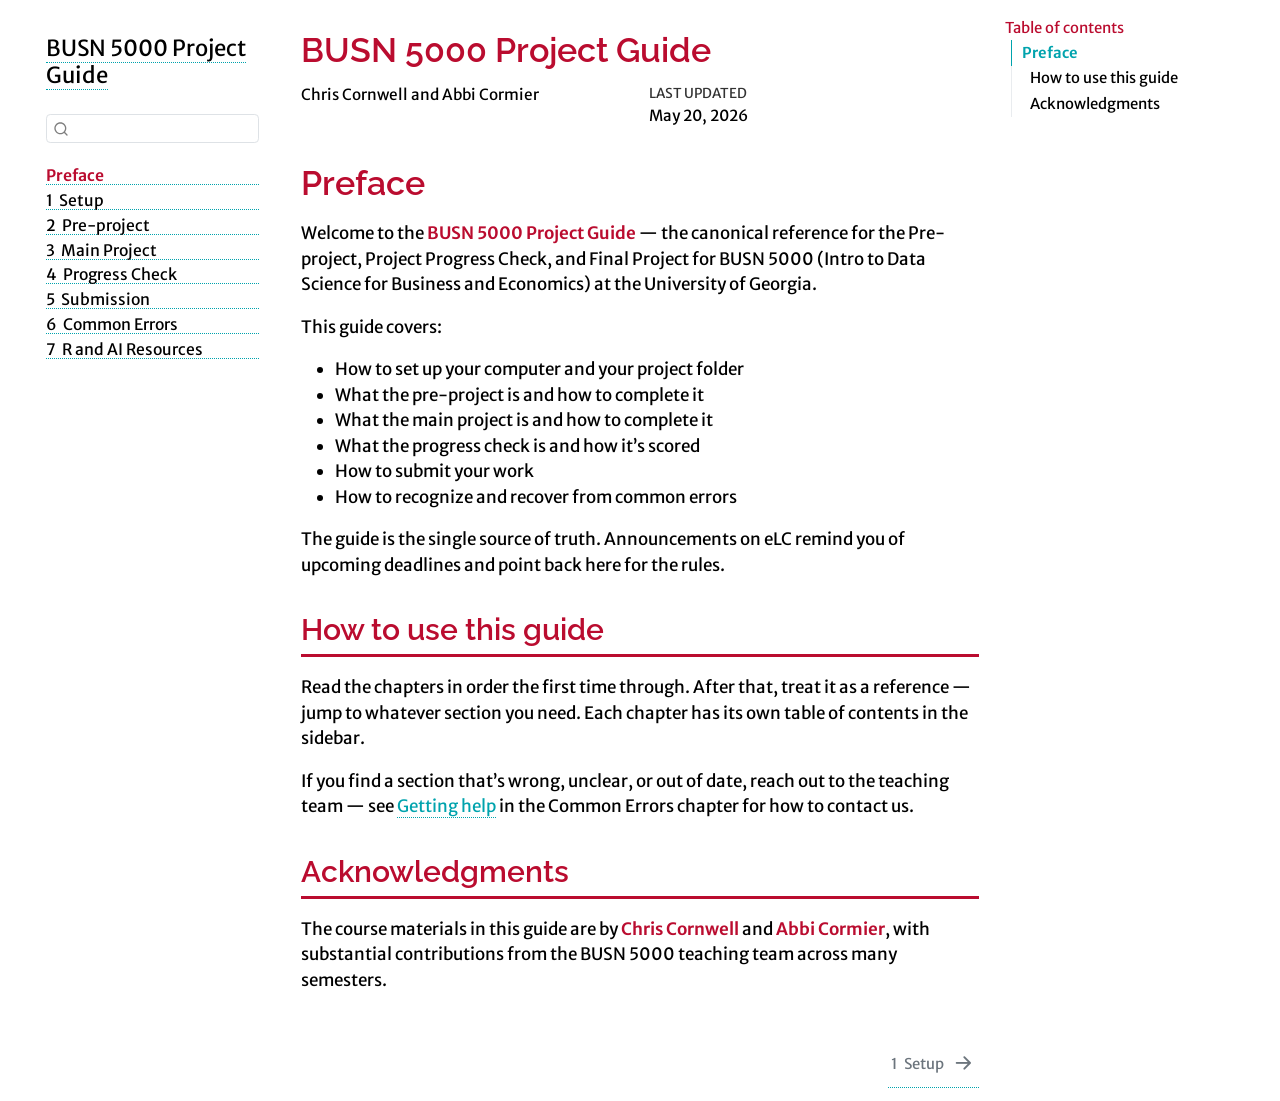
<file: index.html>
<!DOCTYPE html>
<html xmlns="http://www.w3.org/1999/xhtml" lang="en" xml:lang="en"><head>

<meta charset="utf-8">
<meta name="generator" content="quarto-1.9.37">

<meta name="viewport" content="width=device-width, initial-scale=1.0, user-scalable=yes">

<meta name="author" content="Chris Cornwell and Abbi Cormier">
<meta name="dcterms.date" content="2026-05-20">

<title>BUSN 5000 Project Guide</title>
<style>
/* Default styles provided by pandoc.
** See https://pandoc.org/MANUAL.html#variables-for-html for config info.
*/
code{white-space: pre-wrap;}
span.smallcaps{font-variant: small-caps;}
div.columns{display: flex; gap: min(4vw, 1.5em);}
div.column{flex: auto; overflow-x: auto;}
div.hanging-indent{margin-left: 1.5em; text-indent: -1.5em;}
ul.task-list{list-style: none;}
ul.task-list li input[type="checkbox"] {
  width: 0.8em;
  margin: 0 0.8em 0.2em -1em; /* quarto-specific, see https://github.com/quarto-dev/quarto-cli/issues/4556 */ 
  vertical-align: middle;
}
</style>


<script src="site_libs/quarto-nav/quarto-nav.js"></script>
<script src="site_libs/quarto-nav/headroom.min.js"></script>
<script src="site_libs/clipboard/clipboard.min.js"></script>
<script src="site_libs/quarto-search/autocomplete.umd.js"></script>
<script src="site_libs/quarto-search/fuse.min.js"></script>
<script src="site_libs/quarto-search/quarto-search.js"></script>
<meta name="quarto:offset" content="./">
<link href="./setup.html" rel="next">
<script src="site_libs/quarto-html/quarto.js" type="module"></script>
<script src="site_libs/quarto-html/tabsets/tabsets.js" type="module"></script>
<script src="site_libs/quarto-html/popper.min.js"></script>
<script src="site_libs/quarto-html/tippy.umd.min.js"></script>
<script src="site_libs/quarto-html/anchor.min.js"></script>
<link href="site_libs/quarto-html/tippy.css" rel="stylesheet">
<link href="site_libs/quarto-html/quarto-syntax-highlighting-5ca3f65973bce3c273460425bf7f931a.css" rel="stylesheet" id="quarto-text-highlighting-styles">
<script src="site_libs/bootstrap/bootstrap.min.js"></script>
<link href="site_libs/bootstrap/bootstrap-icons.css" rel="stylesheet">
<link href="site_libs/bootstrap/bootstrap-ca202117ea3d41f23c72a67d39fd22d9.min.css" rel="stylesheet" append-hash="true" id="quarto-bootstrap" data-mode="light">
<script id="quarto-search-options" type="application/json">{
  "location": "sidebar",
  "copy-button": false,
  "collapse-after": 3,
  "panel-placement": "start",
  "type": "textbox",
  "limit": 50,
  "keyboard-shortcut": [
    "f",
    "/",
    "s"
  ],
  "show-item-context": false,
  "language": {
    "search-no-results-text": "No results",
    "search-matching-documents-text": "matching documents",
    "search-copy-link-title": "Copy link to search",
    "search-hide-matches-text": "Hide additional matches",
    "search-more-match-text": "more match in this document",
    "search-more-matches-text": "more matches in this document",
    "search-clear-button-title": "Clear",
    "search-text-placeholder": "",
    "search-detached-cancel-button-title": "Cancel",
    "search-submit-button-title": "Submit",
    "search-label": "Search"
  }
}</script>


</head>

<body class="nav-sidebar floating quarto-light">

<div id="quarto-search-results"></div>
  <header id="quarto-header" class="headroom fixed-top">
  <nav class="quarto-secondary-nav">
    <div class="container-fluid d-flex">
      <button type="button" class="quarto-btn-toggle btn" data-bs-toggle="collapse" role="button" data-bs-target=".quarto-sidebar-collapse-item" aria-controls="quarto-sidebar" aria-expanded="false" aria-label="Toggle sidebar navigation" onclick="if (window.quartoToggleHeadroom) { window.quartoToggleHeadroom(); }">
        <i class="bi bi-layout-text-sidebar-reverse"></i>
      </button>
        <nav class="quarto-page-breadcrumbs" aria-label="breadcrumb"><ol class="breadcrumb"><li class="breadcrumb-item"><a href="./index.html">Preface</a></li></ol></nav>
        <a class="flex-grow-1" role="navigation" data-bs-toggle="collapse" data-bs-target=".quarto-sidebar-collapse-item" aria-controls="quarto-sidebar" aria-expanded="false" aria-label="Toggle sidebar navigation" onclick="if (window.quartoToggleHeadroom) { window.quartoToggleHeadroom(); }">      
        </a>
      <button type="button" class="btn quarto-search-button" aria-label="Search" onclick="window.quartoOpenSearch();">
        <i class="bi bi-search"></i>
      </button>
    </div>
  </nav>
</header>
<!-- content -->
<div id="quarto-content" class="quarto-container page-columns page-rows-contents page-layout-article">
<!-- sidebar -->
  <nav id="quarto-sidebar" class="sidebar collapse collapse-horizontal quarto-sidebar-collapse-item sidebar-navigation floating overflow-auto">
    <div class="pt-lg-2 mt-2 text-left sidebar-header">
    <div class="sidebar-title mb-0 py-0">
      <a href="./">BUSN 5000 Project Guide</a> 
    </div>
      </div>
        <div class="mt-2 flex-shrink-0 align-items-center">
        <div class="sidebar-search">
        <div id="quarto-search" class="" title="Search"></div>
        </div>
        </div>
    <div class="sidebar-menu-container"> 
    <ul class="list-unstyled mt-1">
        <li class="sidebar-item">
  <div class="sidebar-item-container"> 
  <a href="./index.html" class="sidebar-item-text sidebar-link active">
 <span class="menu-text">Preface</span></a>
  </div>
</li>
        <li class="sidebar-item">
  <div class="sidebar-item-container"> 
  <a href="./setup.html" class="sidebar-item-text sidebar-link">
 <span class="menu-text"><span class="chapter-number">1</span>&nbsp; <span class="chapter-title">Setup</span></span></a>
  </div>
</li>
        <li class="sidebar-item">
  <div class="sidebar-item-container"> 
  <a href="./pre-project.html" class="sidebar-item-text sidebar-link">
 <span class="menu-text"><span class="chapter-number">2</span>&nbsp; <span class="chapter-title">Pre-project</span></span></a>
  </div>
</li>
        <li class="sidebar-item">
  <div class="sidebar-item-container"> 
  <a href="./main-project.html" class="sidebar-item-text sidebar-link">
 <span class="menu-text"><span class="chapter-number">3</span>&nbsp; <span class="chapter-title">Main Project</span></span></a>
  </div>
</li>
        <li class="sidebar-item">
  <div class="sidebar-item-container"> 
  <a href="./progress-check.html" class="sidebar-item-text sidebar-link">
 <span class="menu-text"><span class="chapter-number">4</span>&nbsp; <span class="chapter-title">Progress Check</span></span></a>
  </div>
</li>
        <li class="sidebar-item">
  <div class="sidebar-item-container"> 
  <a href="./submission.html" class="sidebar-item-text sidebar-link">
 <span class="menu-text"><span class="chapter-number">5</span>&nbsp; <span class="chapter-title">Submission</span></span></a>
  </div>
</li>
        <li class="sidebar-item">
  <div class="sidebar-item-container"> 
  <a href="./common-errors.html" class="sidebar-item-text sidebar-link">
 <span class="menu-text"><span class="chapter-number">6</span>&nbsp; <span class="chapter-title">Common Errors</span></span></a>
  </div>
</li>
        <li class="sidebar-item">
  <div class="sidebar-item-container"> 
  <a href="./r-ai-resources.html" class="sidebar-item-text sidebar-link">
 <span class="menu-text"><span class="chapter-number">7</span>&nbsp; <span class="chapter-title">R and AI Resources</span></span></a>
  </div>
</li>
    </ul>
    </div>
</nav>
<div id="quarto-sidebar-glass" class="quarto-sidebar-collapse-item" data-bs-toggle="collapse" data-bs-target=".quarto-sidebar-collapse-item"></div>
<!-- margin-sidebar -->
    <div id="quarto-margin-sidebar" class="sidebar margin-sidebar">
        <nav id="TOC" role="doc-toc" class="toc-active">
    <h2 id="toc-title">Table of contents</h2>
   
  <ul>
  <li><a href="#preface" id="toc-preface" class="nav-link active" data-scroll-target="#preface">Preface</a>
  <ul class="collapse">
  <li><a href="#how-to-use-this-guide" id="toc-how-to-use-this-guide" class="nav-link" data-scroll-target="#how-to-use-this-guide">How to use this guide</a></li>
  <li><a href="#acknowledgments" id="toc-acknowledgments" class="nav-link" data-scroll-target="#acknowledgments">Acknowledgments</a></li>
  </ul></li>
  </ul>
</nav>
    </div>
<!-- main -->
<main class="content" id="quarto-document-content">

<header id="title-block-header" class="quarto-title-block default">
<div class="quarto-title">
<h1 class="title">BUSN 5000 Project Guide</h1>
</div>



<div class="quarto-title-meta">

    <div>
    <div class="quarto-title-meta-heading"></div>
    <div class="quarto-title-meta-contents">
             <p>Chris Cornwell and Abbi Cormier </p>
          </div>
  </div>
    
    <div>
    <div class="quarto-title-meta-heading">Last updated</div>
    <div class="quarto-title-meta-contents">
      <p class="date">May 20, 2026</p>
    </div>
  </div>
  
    
  </div>
  


</header>


<section id="preface" class="level1 unnumbered">
<h1 class="unnumbered">Preface</h1>
<p>Welcome to the <strong>BUSN 5000 Project Guide</strong> — the canonical reference for the Pre-project, Project Progress Check, and Final Project for BUSN 5000 (Intro to Data Science for Business and Economics) at the University of Georgia.</p>
<p>This guide covers:</p>
<ul>
<li>How to set up your computer and your project folder</li>
<li>What the pre-project is and how to complete it</li>
<li>What the main project is and how to complete it</li>
<li>What the progress check is and how it’s scored</li>
<li>How to submit your work</li>
<li>How to recognize and recover from common errors</li>
</ul>
<p>The guide is the single source of truth. Announcements on eLC remind you of upcoming deadlines and point back here for the rules.</p>
<section id="how-to-use-this-guide" class="level2">
<h2 class="anchored" data-anchor-id="how-to-use-this-guide">How to use this guide</h2>
<p>Read the chapters in order the first time through. After that, treat it as a reference — jump to whatever section you need. Each chapter has its own table of contents in the sidebar.</p>
<p>If you find a section that’s wrong, unclear, or out of date, reach out to the teaching team — see <a href="./common-errors.html#getting-help">Getting help</a> in the Common Errors chapter for how to contact us.</p>
</section>
<section id="acknowledgments" class="level2">
<h2 class="anchored" data-anchor-id="acknowledgments">Acknowledgments</h2>
<p>The course materials in this guide are by <strong>Chris Cornwell</strong> and <strong>Abbi Cormier</strong>, with substantial contributions from the BUSN 5000 teaching team across many semesters.</p>


</section>
</section>

</main> <!-- /main -->
<script id="quarto-html-after-body" type="application/javascript">
  window.document.addEventListener("DOMContentLoaded", function (event) {
    const icon = "";
    const anchorJS = new window.AnchorJS();
    anchorJS.options = {
      placement: 'right',
      icon: icon
    };
    anchorJS.add('.anchored');
    const isCodeAnnotation = (el) => {
      for (const clz of el.classList) {
        if (clz.startsWith('code-annotation-')) {                     
          return true;
        }
      }
      return false;
    }
    const onCopySuccess = function(e) {
      // button target
      const button = e.trigger;
      // don't keep focus
      button.blur();
      // flash "checked"
      button.classList.add('code-copy-button-checked');
      var currentTitle = button.getAttribute("title");
      button.setAttribute("title", "Copied!");
      let tooltip;
      if (window.bootstrap) {
        button.setAttribute("data-bs-toggle", "tooltip");
        button.setAttribute("data-bs-placement", "left");
        button.setAttribute("data-bs-title", "Copied!");
        tooltip = new bootstrap.Tooltip(button, 
          { trigger: "manual", 
            customClass: "code-copy-button-tooltip",
            offset: [0, -8]});
        tooltip.show();    
      }
      setTimeout(function() {
        if (tooltip) {
          tooltip.hide();
          button.removeAttribute("data-bs-title");
          button.removeAttribute("data-bs-toggle");
          button.removeAttribute("data-bs-placement");
        }
        button.setAttribute("title", currentTitle);
        button.classList.remove('code-copy-button-checked');
      }, 1000);
      // clear code selection
      e.clearSelection();
    }
    const getTextToCopy = function(trigger) {
      const outerScaffold = trigger.parentElement.cloneNode(true);
      const codeEl = outerScaffold.querySelector('code');
      for (const childEl of codeEl.children) {
        if (isCodeAnnotation(childEl)) {
          childEl.remove();
        }
      }
      return codeEl.innerText;
    }
    const clipboard = new window.ClipboardJS('.code-copy-button:not([data-in-quarto-modal])', {
      text: getTextToCopy
    });
    clipboard.on('success', onCopySuccess);
    if (window.document.getElementById('quarto-embedded-source-code-modal')) {
      const clipboardModal = new window.ClipboardJS('.code-copy-button[data-in-quarto-modal]', {
        text: getTextToCopy,
        container: window.document.getElementById('quarto-embedded-source-code-modal')
      });
      clipboardModal.on('success', onCopySuccess);
    }
      var localhostRegex = new RegExp(/^(?:http|https):\/\/localhost\:?[0-9]*\//);
      var mailtoRegex = new RegExp(/^mailto:/);
        var filterRegex = new RegExp('/' + window.location.host + '/');
      var isInternal = (href) => {
          return filterRegex.test(href) || localhostRegex.test(href) || mailtoRegex.test(href);
      }
      // Inspect non-navigation links and adorn them if external
     var links = window.document.querySelectorAll('a[href]:not(.nav-link):not(.navbar-brand):not(.toc-action):not(.sidebar-link):not(.sidebar-item-toggle):not(.pagination-link):not(.no-external):not([aria-hidden]):not(.dropdown-item):not(.quarto-navigation-tool):not(.about-link)');
      for (var i=0; i<links.length; i++) {
        const link = links[i];
        if (!isInternal(link.href)) {
          // undo the damage that might have been done by quarto-nav.js in the case of
          // links that we want to consider external
          if (link.dataset.originalHref !== undefined) {
            link.href = link.dataset.originalHref;
          }
        }
      }
    function tippyHover(el, contentFn, onTriggerFn, onUntriggerFn) {
      const config = {
        allowHTML: true,
        maxWidth: 500,
        delay: 100,
        arrow: false,
        appendTo: function(el) {
            return el.parentElement;
        },
        interactive: true,
        interactiveBorder: 10,
        theme: 'quarto',
        placement: 'bottom-start',
      };
      if (contentFn) {
        config.content = contentFn;
      }
      if (onTriggerFn) {
        config.onTrigger = onTriggerFn;
      }
      if (onUntriggerFn) {
        config.onUntrigger = onUntriggerFn;
      }
      window.tippy(el, config); 
    }
    const noterefs = window.document.querySelectorAll('a[role="doc-noteref"]');
    for (var i=0; i<noterefs.length; i++) {
      const ref = noterefs[i];
      tippyHover(ref, function() {
        // use id or data attribute instead here
        let href = ref.getAttribute('data-footnote-href') || ref.getAttribute('href');
        try { href = new URL(href).hash; } catch {}
        const id = href.replace(/^#\/?/, "");
        const note = window.document.getElementById(id);
        if (note) {
          return note.innerHTML;
        } else {
          return "";
        }
      });
    }
    const xrefs = window.document.querySelectorAll('a.quarto-xref');
    const processXRef = (id, note) => {
      // Strip column container classes
      const stripColumnClz = (el) => {
        el.classList.remove("page-full", "page-columns");
        if (el.children) {
          for (const child of el.children) {
            stripColumnClz(child);
          }
        }
      }
      stripColumnClz(note)
      if (id === null || id.startsWith('sec-')) {
        // Special case sections, only their first couple elements
        const container = document.createElement("div");
        if (note.children && note.children.length > 2) {
          container.appendChild(note.children[0].cloneNode(true));
          for (let i = 1; i < note.children.length; i++) {
            const child = note.children[i];
            if (child.tagName === "P" && child.innerText === "") {
              continue;
            } else {
              container.appendChild(child.cloneNode(true));
              break;
            }
          }
          if (window.Quarto?.typesetMath) {
            window.Quarto.typesetMath(container);
          }
          return container.innerHTML
        } else {
          if (window.Quarto?.typesetMath) {
            window.Quarto.typesetMath(note);
          }
          return note.innerHTML;
        }
      } else {
        // Remove any anchor links if they are present
        const anchorLink = note.querySelector('a.anchorjs-link');
        if (anchorLink) {
          anchorLink.remove();
        }
        if (window.Quarto?.typesetMath) {
          window.Quarto.typesetMath(note);
        }
        if (note.classList.contains("callout")) {
          return note.outerHTML;
        } else {
          return note.innerHTML;
        }
      }
    }
    for (var i=0; i<xrefs.length; i++) {
      const xref = xrefs[i];
      tippyHover(xref, undefined, function(instance) {
        instance.disable();
        let url = xref.getAttribute('href');
        let hash = undefined; 
        if (url.startsWith('#')) {
          hash = url;
        } else {
          try { hash = new URL(url).hash; } catch {}
        }
        if (hash) {
          const id = hash.replace(/^#\/?/, "");
          const note = window.document.getElementById(id);
          if (note !== null) {
            try {
              const html = processXRef(id, note.cloneNode(true));
              instance.setContent(html);
            } finally {
              instance.enable();
              instance.show();
            }
          } else {
            // See if we can fetch this
            fetch(url.split('#')[0])
            .then(res => res.text())
            .then(html => {
              const parser = new DOMParser();
              const htmlDoc = parser.parseFromString(html, "text/html");
              const note = htmlDoc.getElementById(id);
              if (note !== null) {
                const html = processXRef(id, note);
                instance.setContent(html);
              } 
            }).finally(() => {
              instance.enable();
              instance.show();
            });
          }
        } else {
          // See if we can fetch a full url (with no hash to target)
          // This is a special case and we should probably do some content thinning / targeting
          fetch(url)
          .then(res => res.text())
          .then(html => {
            const parser = new DOMParser();
            const htmlDoc = parser.parseFromString(html, "text/html");
            const note = htmlDoc.querySelector('main.content');
            if (note !== null) {
              // This should only happen for chapter cross references
              // (since there is no id in the URL)
              // remove the first header
              if (note.children.length > 0 && note.children[0].tagName === "HEADER") {
                note.children[0].remove();
              }
              const html = processXRef(null, note);
              instance.setContent(html);
            } 
          }).finally(() => {
            instance.enable();
            instance.show();
          });
        }
      }, function(instance) {
      });
    }
        let selectedAnnoteEl;
        const selectorForAnnotation = ( cell, annotation) => {
          let cellAttr = 'data-code-cell="' + cell + '"';
          let lineAttr = 'data-code-annotation="' +  annotation + '"';
          const selector = 'span[' + cellAttr + '][' + lineAttr + ']';
          return selector;
        }
        const selectCodeLines = (annoteEl) => {
          const doc = window.document;
          const targetCell = annoteEl.getAttribute("data-target-cell");
          const targetAnnotation = annoteEl.getAttribute("data-target-annotation");
          const annoteSpan = window.document.querySelector(selectorForAnnotation(targetCell, targetAnnotation));
          const lines = annoteSpan.getAttribute("data-code-lines").split(",");
          const lineIds = lines.map((line) => {
            return targetCell + "-" + line;
          })
          let top = null;
          let height = null;
          let parent = null;
          if (lineIds.length > 0) {
              //compute the position of the single el (top and bottom and make a div)
              const el = window.document.getElementById(lineIds[0]);
              top = el.offsetTop;
              height = el.offsetHeight;
              parent = el.parentElement.parentElement;
            if (lineIds.length > 1) {
              const lastEl = window.document.getElementById(lineIds[lineIds.length - 1]);
              const bottom = lastEl.offsetTop + lastEl.offsetHeight;
              height = bottom - top;
            }
            if (top !== null && height !== null && parent !== null) {
              // cook up a div (if necessary) and position it 
              let div = window.document.getElementById("code-annotation-line-highlight");
              if (div === null) {
                div = window.document.createElement("div");
                div.setAttribute("id", "code-annotation-line-highlight");
                div.style.position = 'absolute';
                parent.appendChild(div);
              }
              div.style.top = top - 2 + "px";
              div.style.height = height + 4 + "px";
              div.style.left = 0;
              let gutterDiv = window.document.getElementById("code-annotation-line-highlight-gutter");
              if (gutterDiv === null) {
                gutterDiv = window.document.createElement("div");
                gutterDiv.setAttribute("id", "code-annotation-line-highlight-gutter");
                gutterDiv.style.position = 'absolute';
                const codeCell = window.document.getElementById(targetCell);
                const gutter = codeCell.querySelector('.code-annotation-gutter');
                gutter.appendChild(gutterDiv);
              }
              gutterDiv.style.top = top - 2 + "px";
              gutterDiv.style.height = height + 4 + "px";
            }
            selectedAnnoteEl = annoteEl;
          }
        };
        const unselectCodeLines = () => {
          const elementsIds = ["code-annotation-line-highlight", "code-annotation-line-highlight-gutter"];
          elementsIds.forEach((elId) => {
            const div = window.document.getElementById(elId);
            if (div) {
              div.remove();
            }
          });
          selectedAnnoteEl = undefined;
        };
          // Handle positioning of the toggle
      window.addEventListener(
        "resize",
        throttle(() => {
          elRect = undefined;
          if (selectedAnnoteEl) {
            selectCodeLines(selectedAnnoteEl);
          }
        }, 10)
      );
      function throttle(fn, ms) {
      let throttle = false;
      let timer;
        return (...args) => {
          if(!throttle) { // first call gets through
              fn.apply(this, args);
              throttle = true;
          } else { // all the others get throttled
              if(timer) clearTimeout(timer); // cancel #2
              timer = setTimeout(() => {
                fn.apply(this, args);
                timer = throttle = false;
              }, ms);
          }
        };
      }
        // Attach click handler to the DT
        const annoteDls = window.document.querySelectorAll('dt[data-target-cell]');
        for (const annoteDlNode of annoteDls) {
          annoteDlNode.addEventListener('click', (event) => {
            const clickedEl = event.target;
            if (clickedEl !== selectedAnnoteEl) {
              unselectCodeLines();
              const activeEl = window.document.querySelector('dt[data-target-cell].code-annotation-active');
              if (activeEl) {
                activeEl.classList.remove('code-annotation-active');
              }
              selectCodeLines(clickedEl);
              clickedEl.classList.add('code-annotation-active');
            } else {
              // Unselect the line
              unselectCodeLines();
              clickedEl.classList.remove('code-annotation-active');
            }
          });
        }
    const findCites = (el) => {
      const parentEl = el.parentElement;
      if (parentEl) {
        const cites = parentEl.dataset.cites;
        if (cites) {
          return {
            el,
            cites: cites.split(' ')
          };
        } else {
          return findCites(el.parentElement)
        }
      } else {
        return undefined;
      }
    };
    var bibliorefs = window.document.querySelectorAll('a[role="doc-biblioref"]');
    for (var i=0; i<bibliorefs.length; i++) {
      const ref = bibliorefs[i];
      const citeInfo = findCites(ref);
      if (citeInfo) {
        tippyHover(citeInfo.el, function() {
          var popup = window.document.createElement('div');
          citeInfo.cites.forEach(function(cite) {
            var citeDiv = window.document.createElement('div');
            citeDiv.classList.add('hanging-indent');
            citeDiv.classList.add('csl-entry');
            var biblioDiv = window.document.getElementById('ref-' + cite);
            if (biblioDiv) {
              citeDiv.innerHTML = biblioDiv.innerHTML;
            }
            popup.appendChild(citeDiv);
          });
          return popup.innerHTML;
        });
      }
    }
  });
  </script>
<nav class="page-navigation">
  <div class="nav-page nav-page-previous">
  </div>
  <div class="nav-page nav-page-next">
      <a href="./setup.html" class="pagination-link" aria-label="Setup">
        <span class="nav-page-text"><span class="chapter-number">1</span>&nbsp; <span class="chapter-title">Setup</span></span> <i class="bi bi-arrow-right-short"></i>
      </a>
  </div>
</nav>
</div> <!-- /content -->




</body></html>
</file>
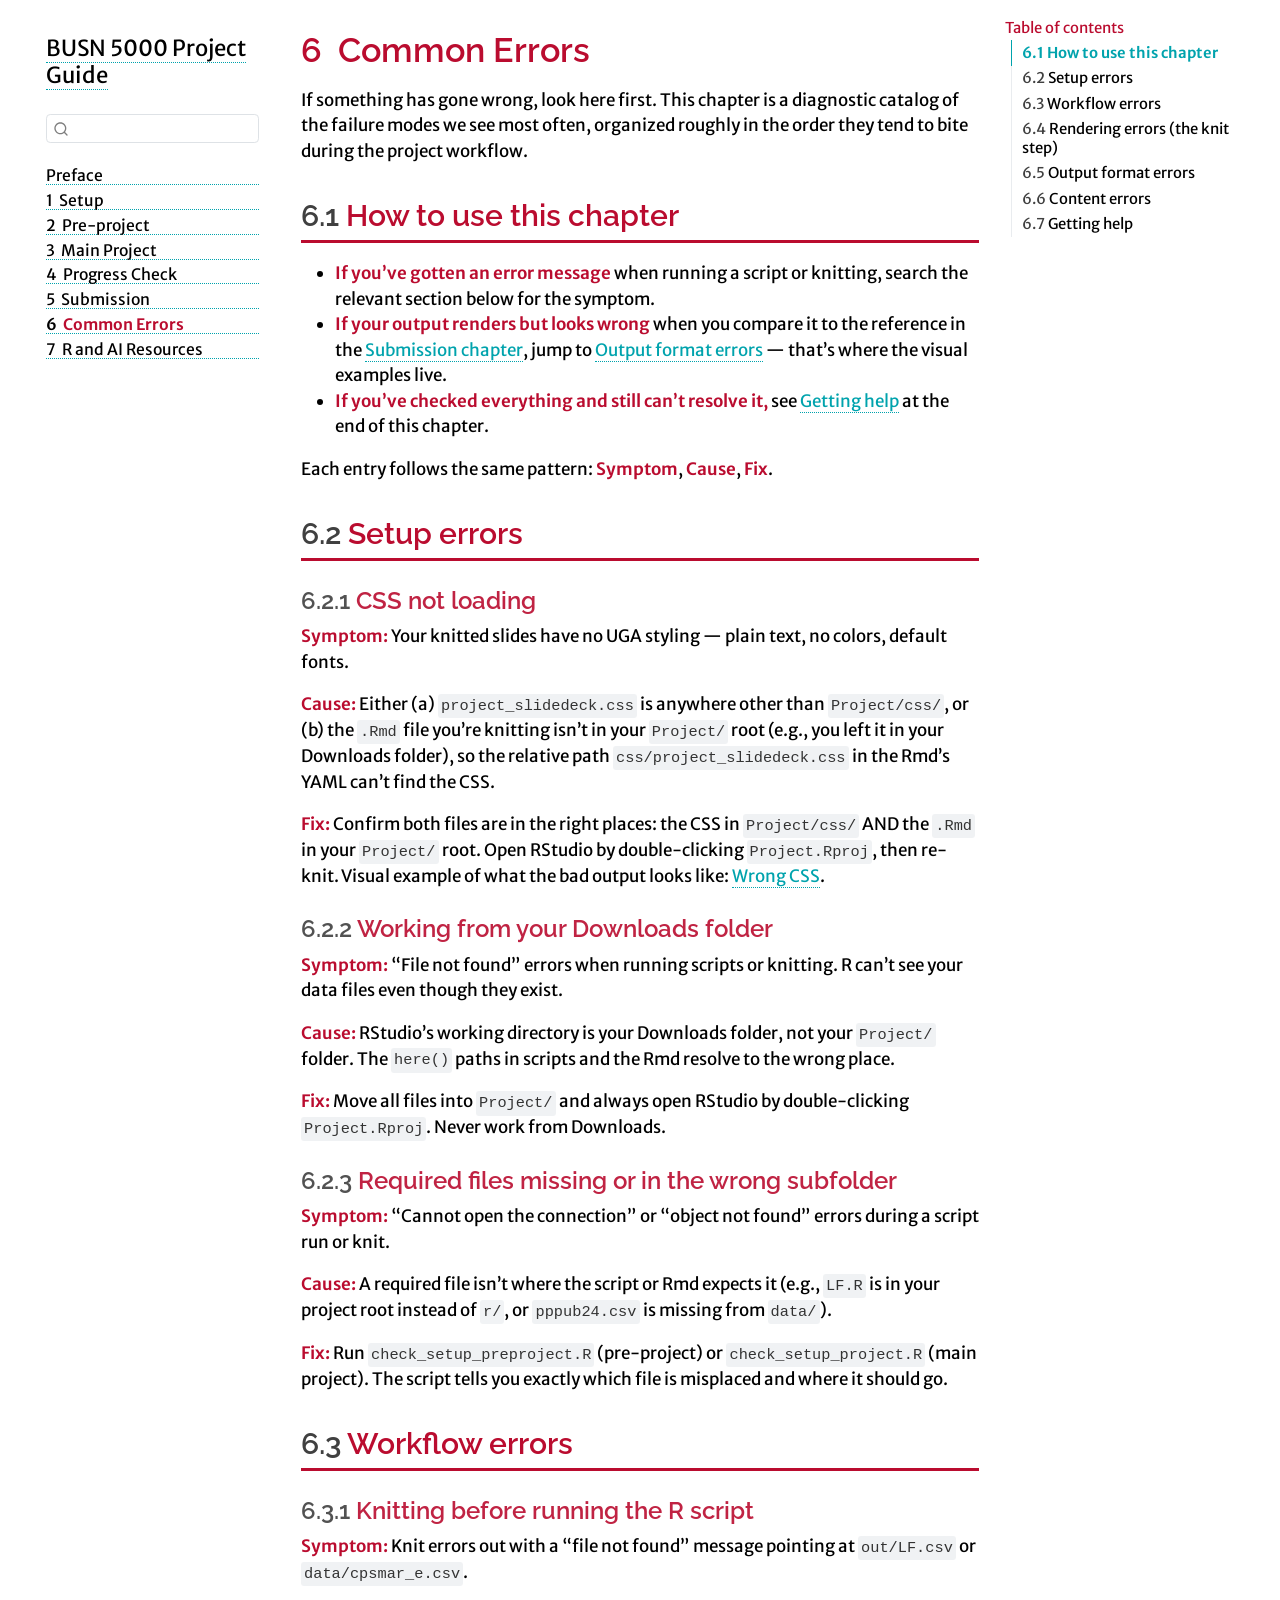
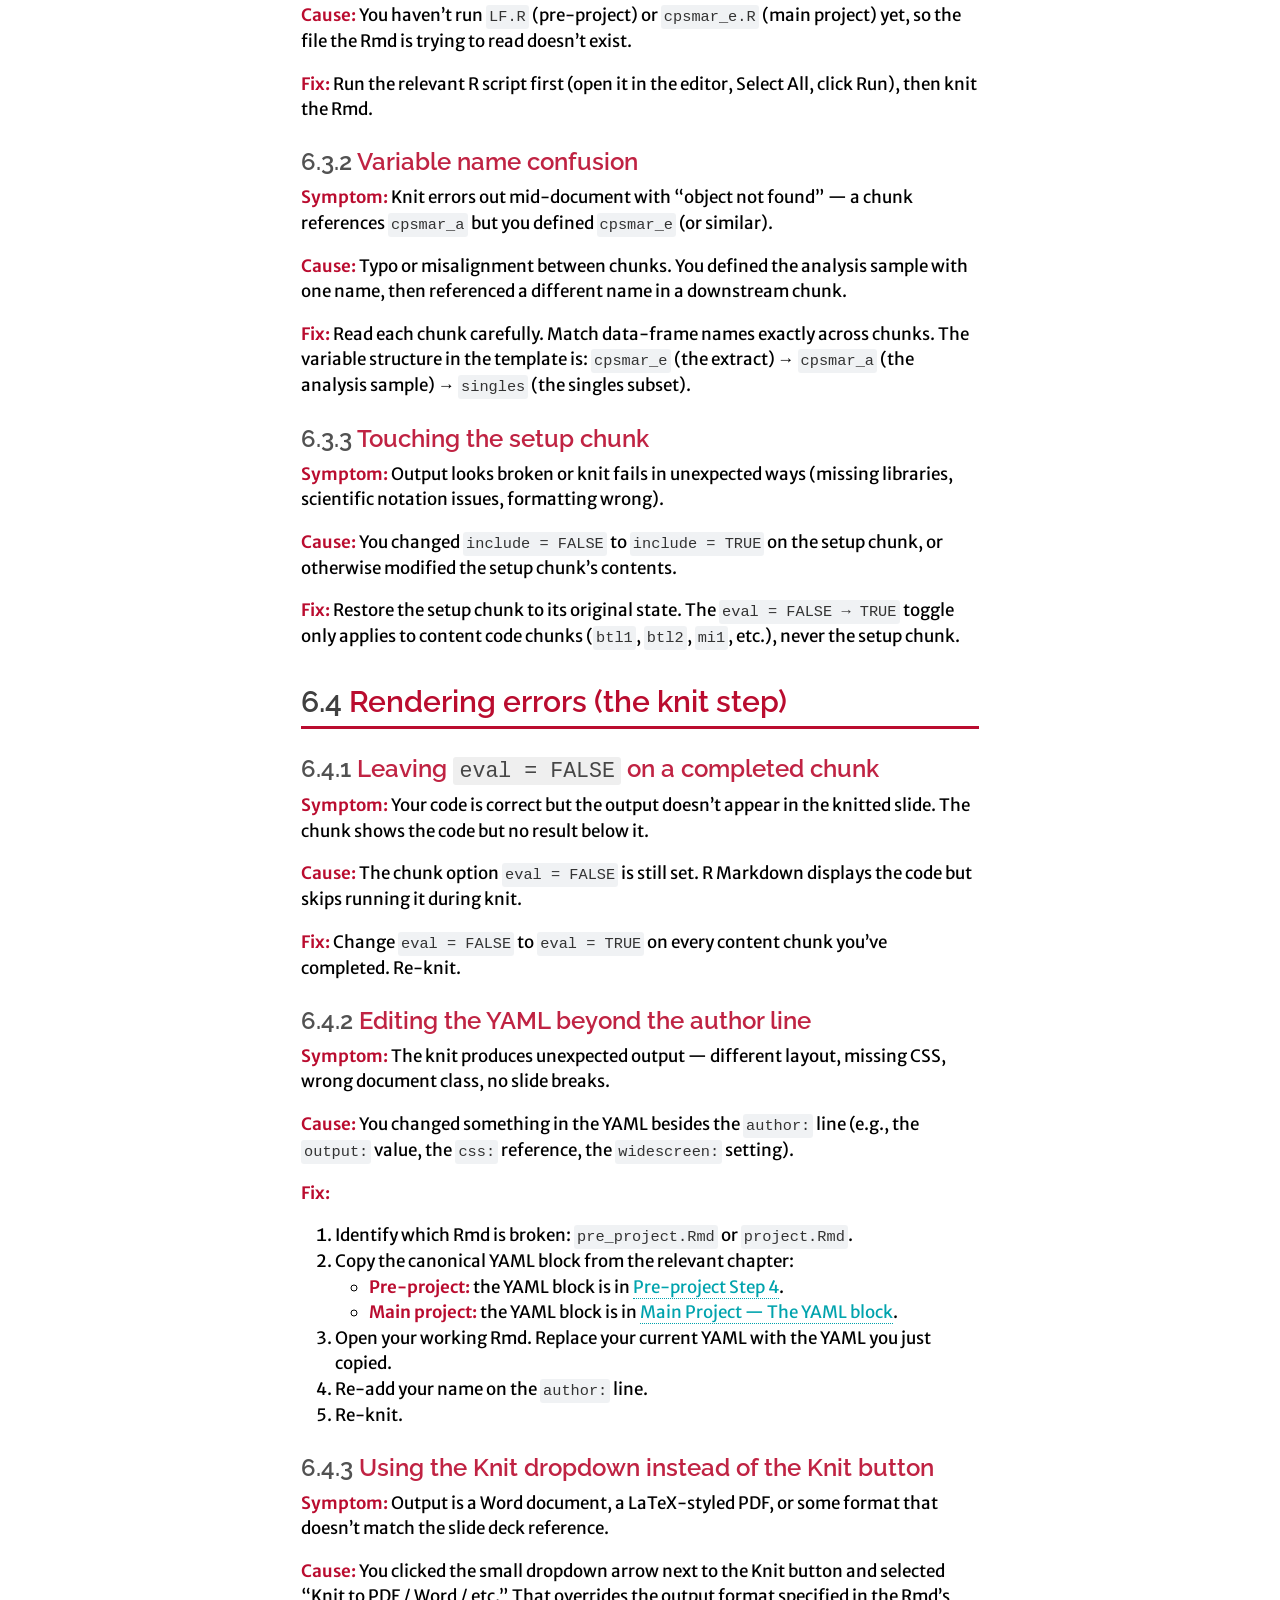
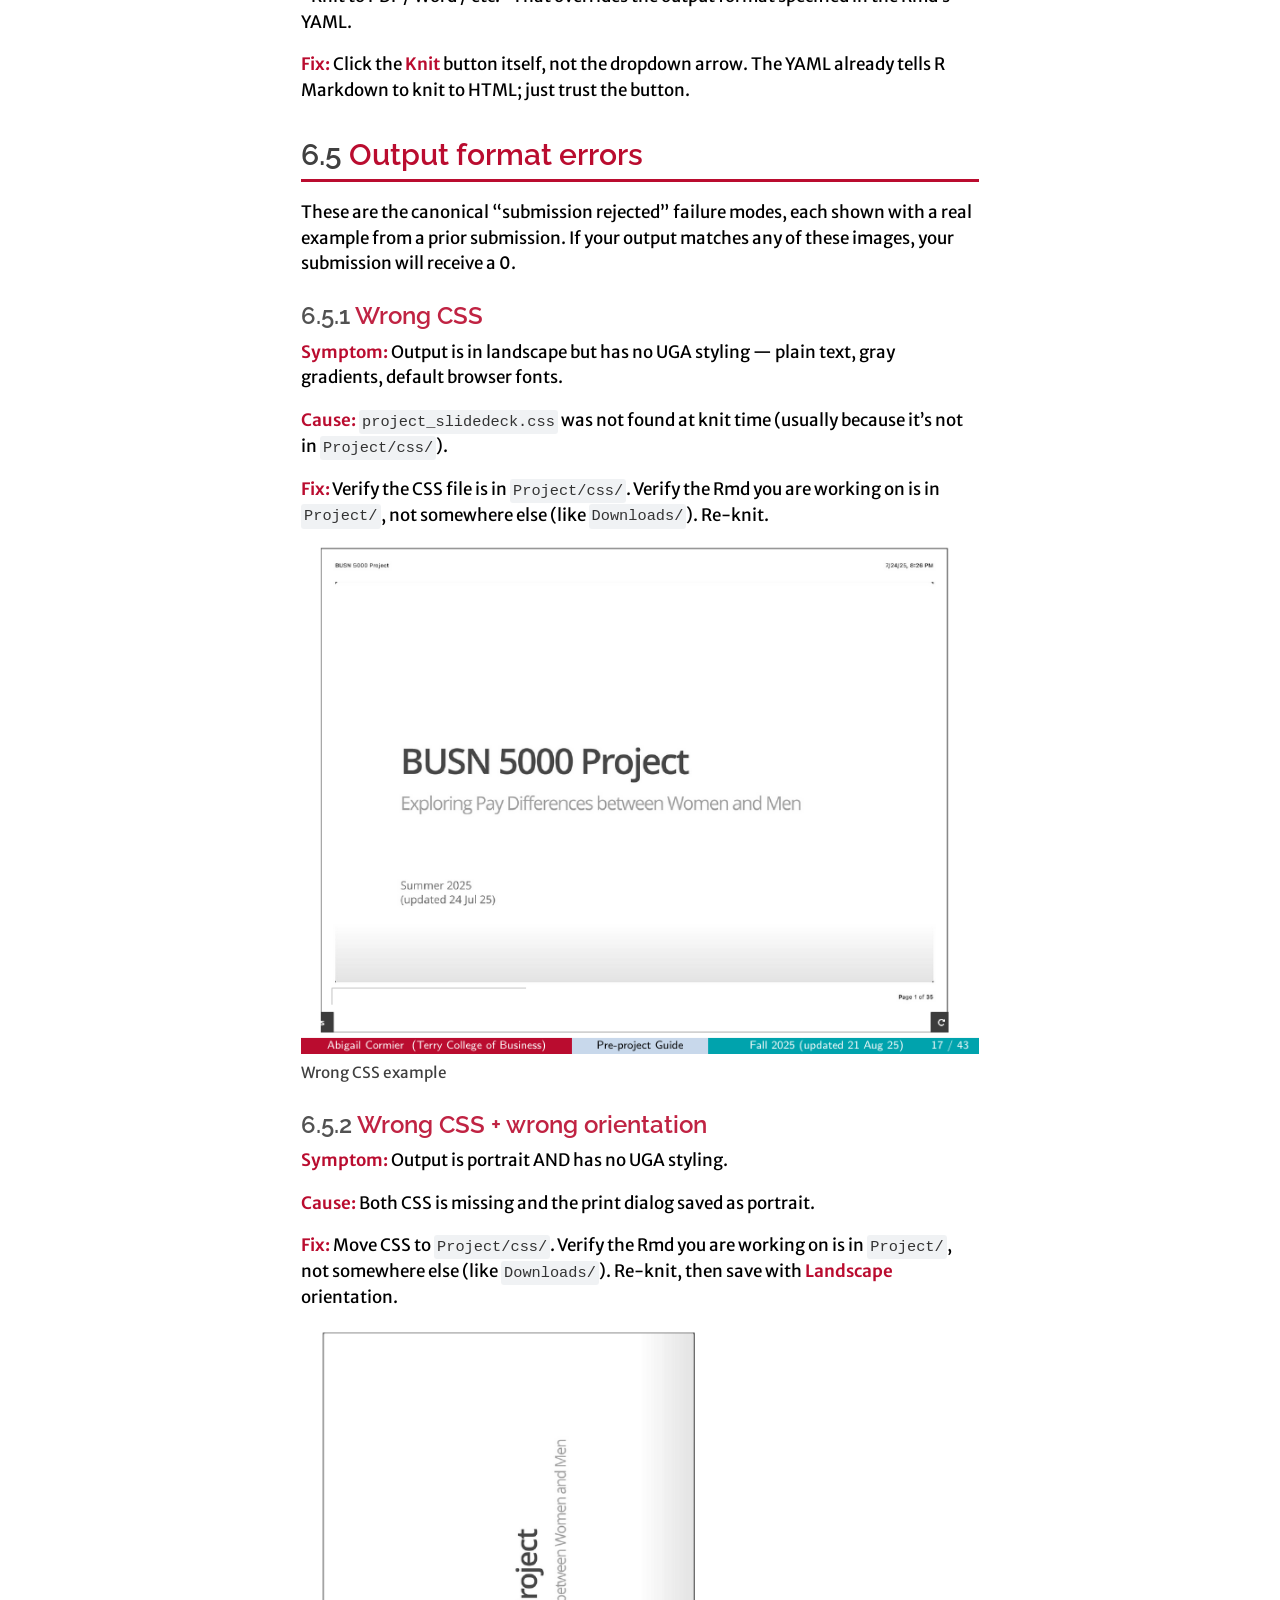
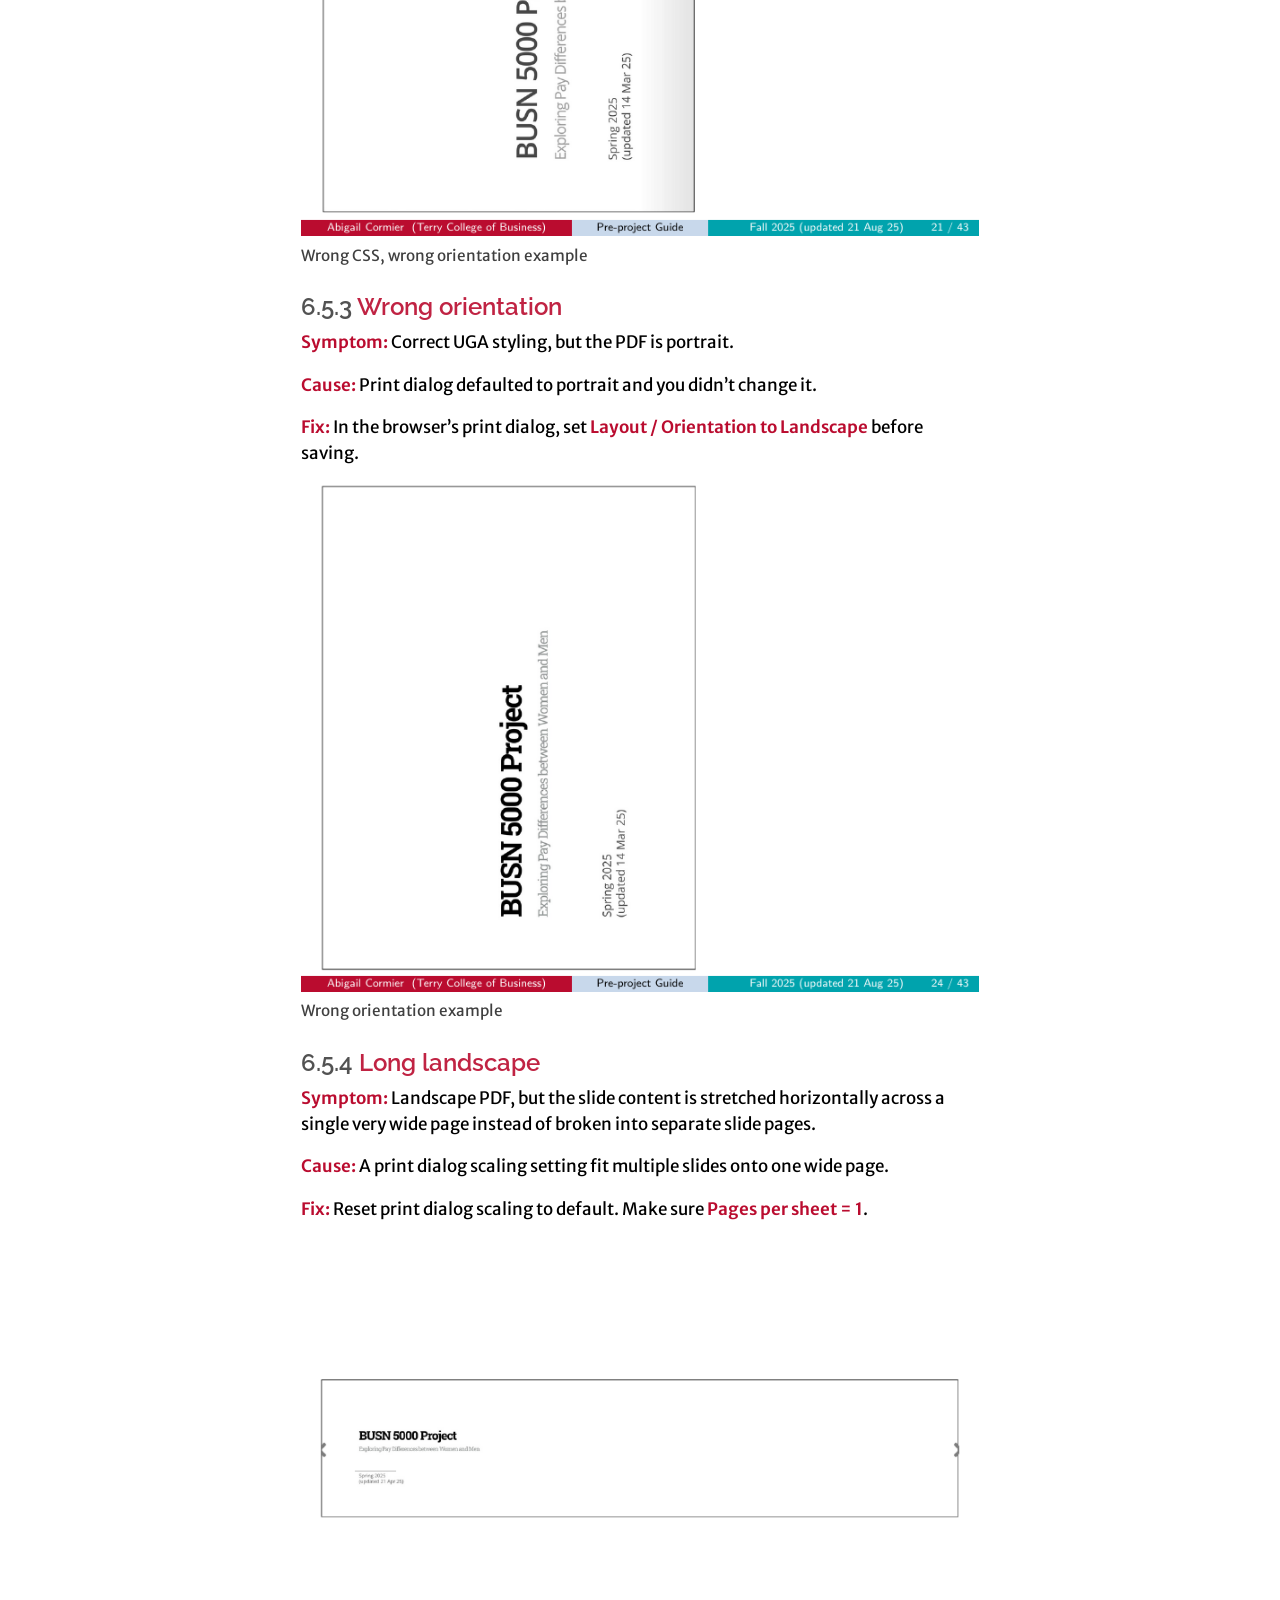
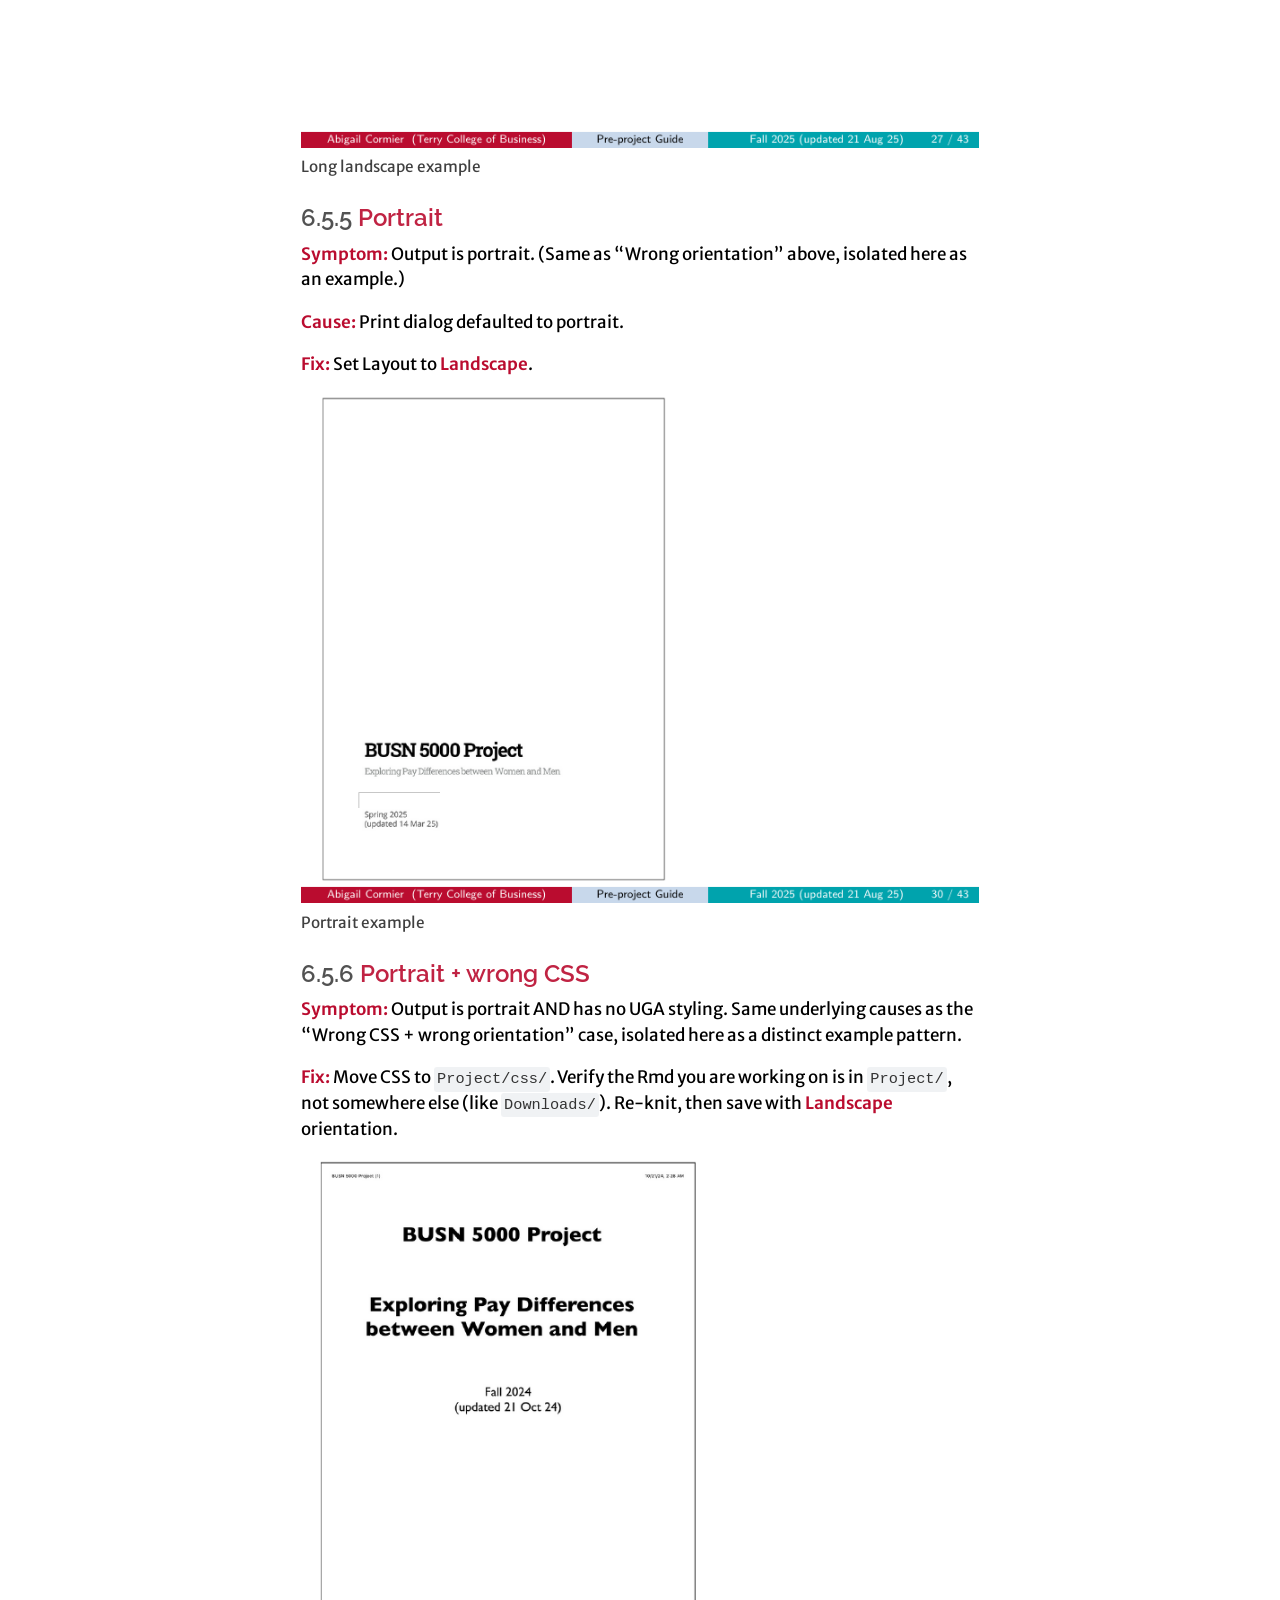
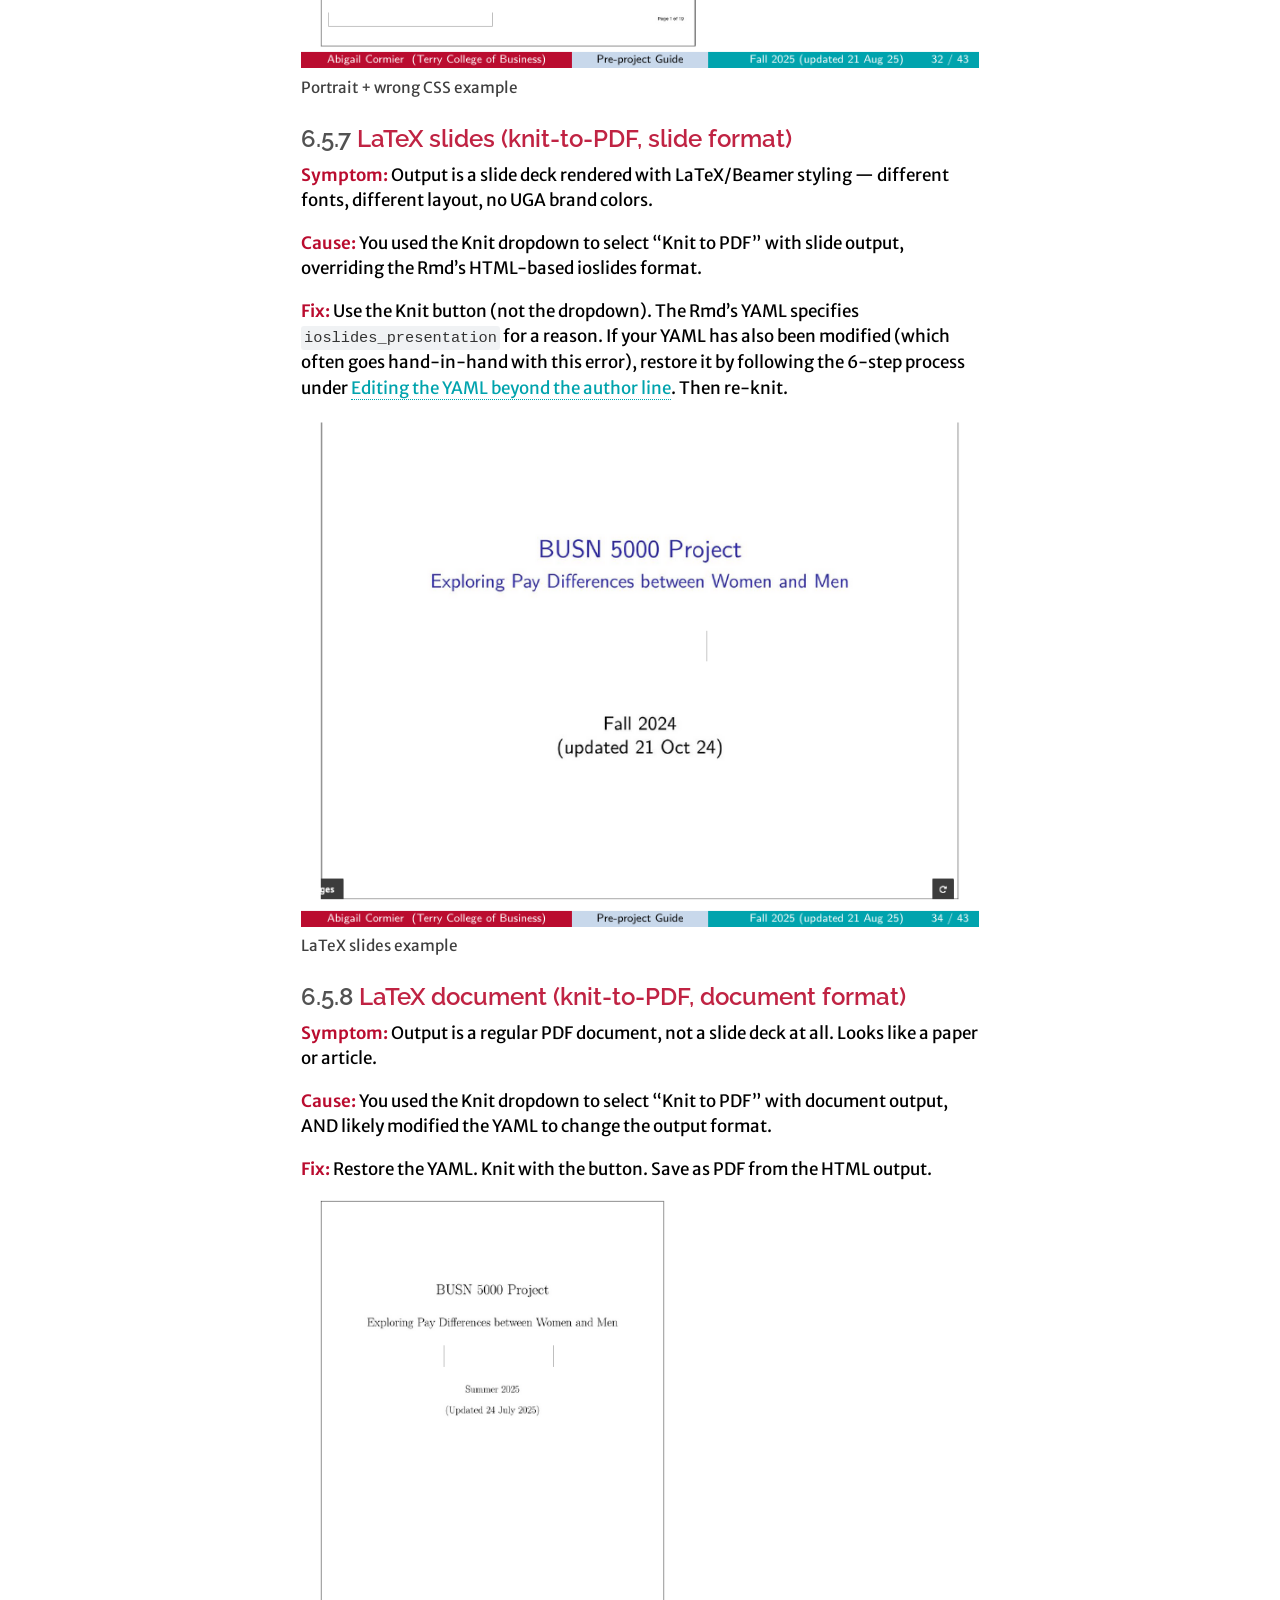
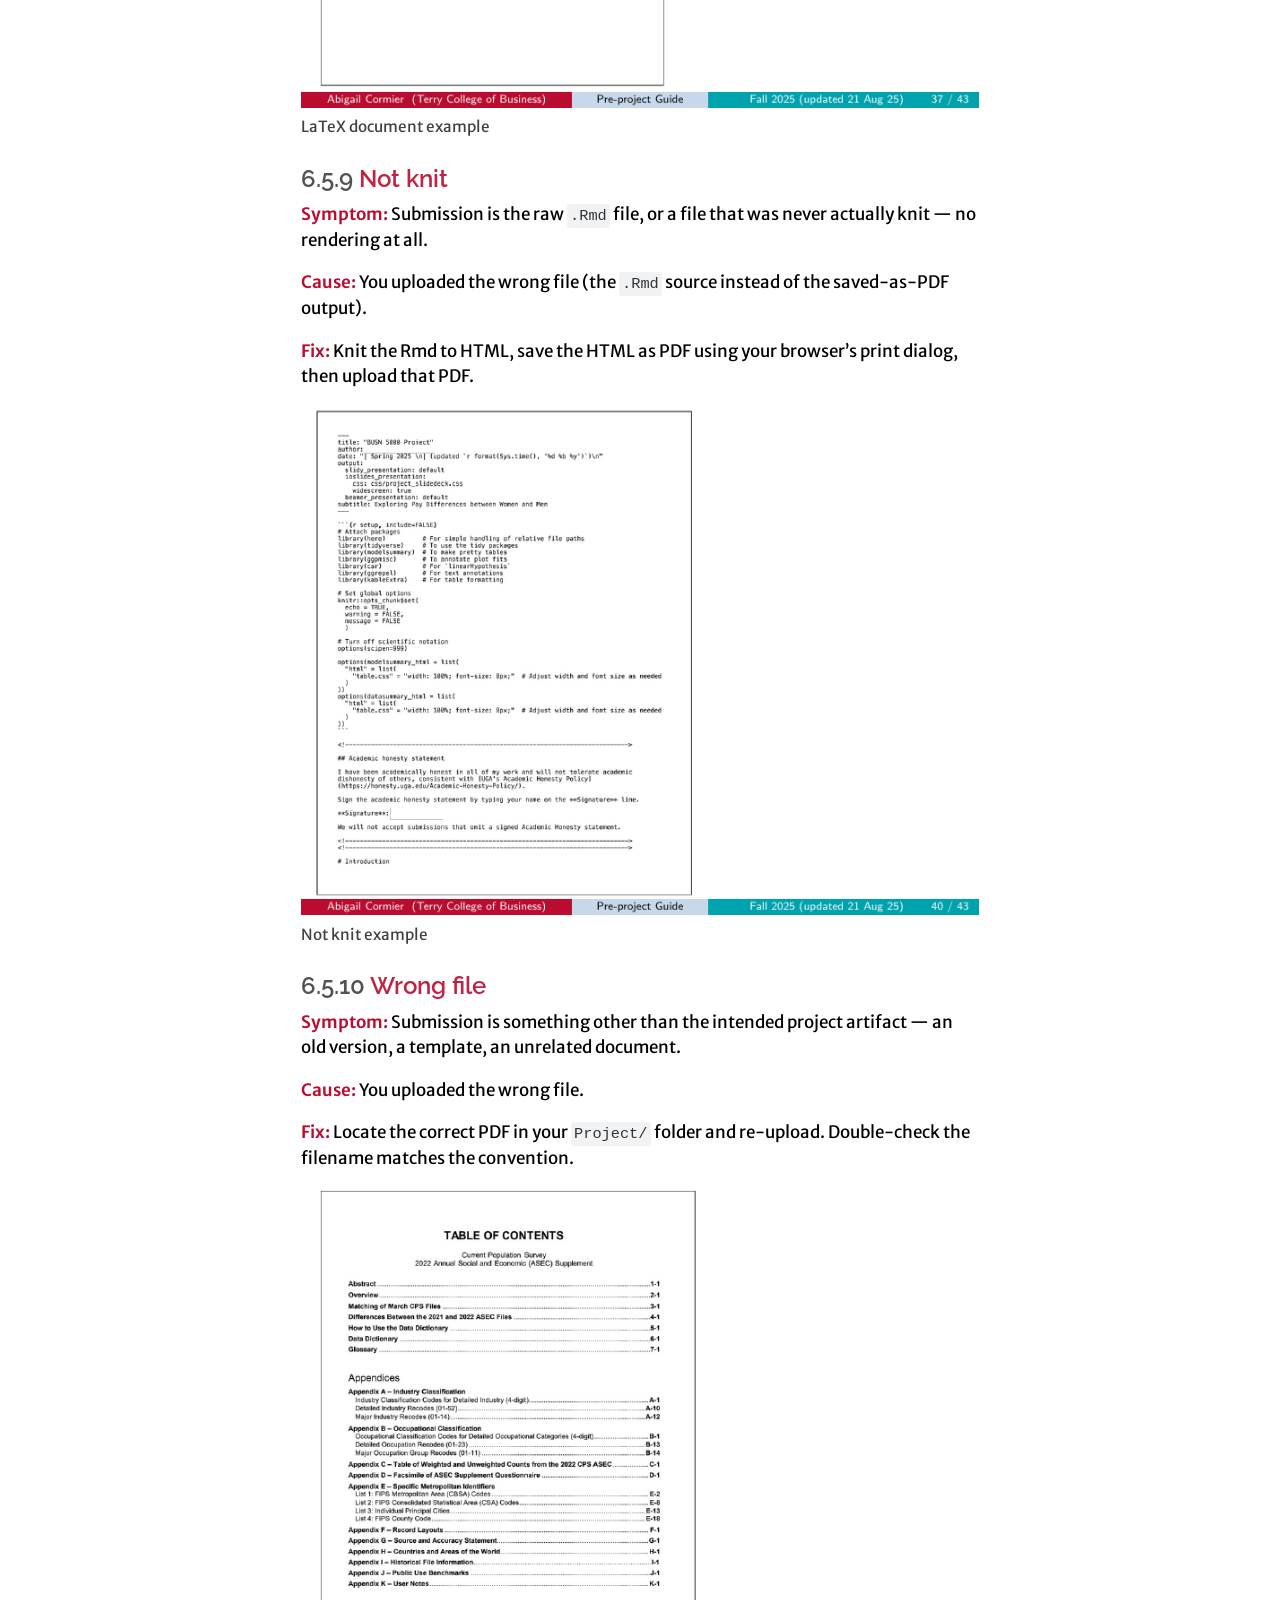
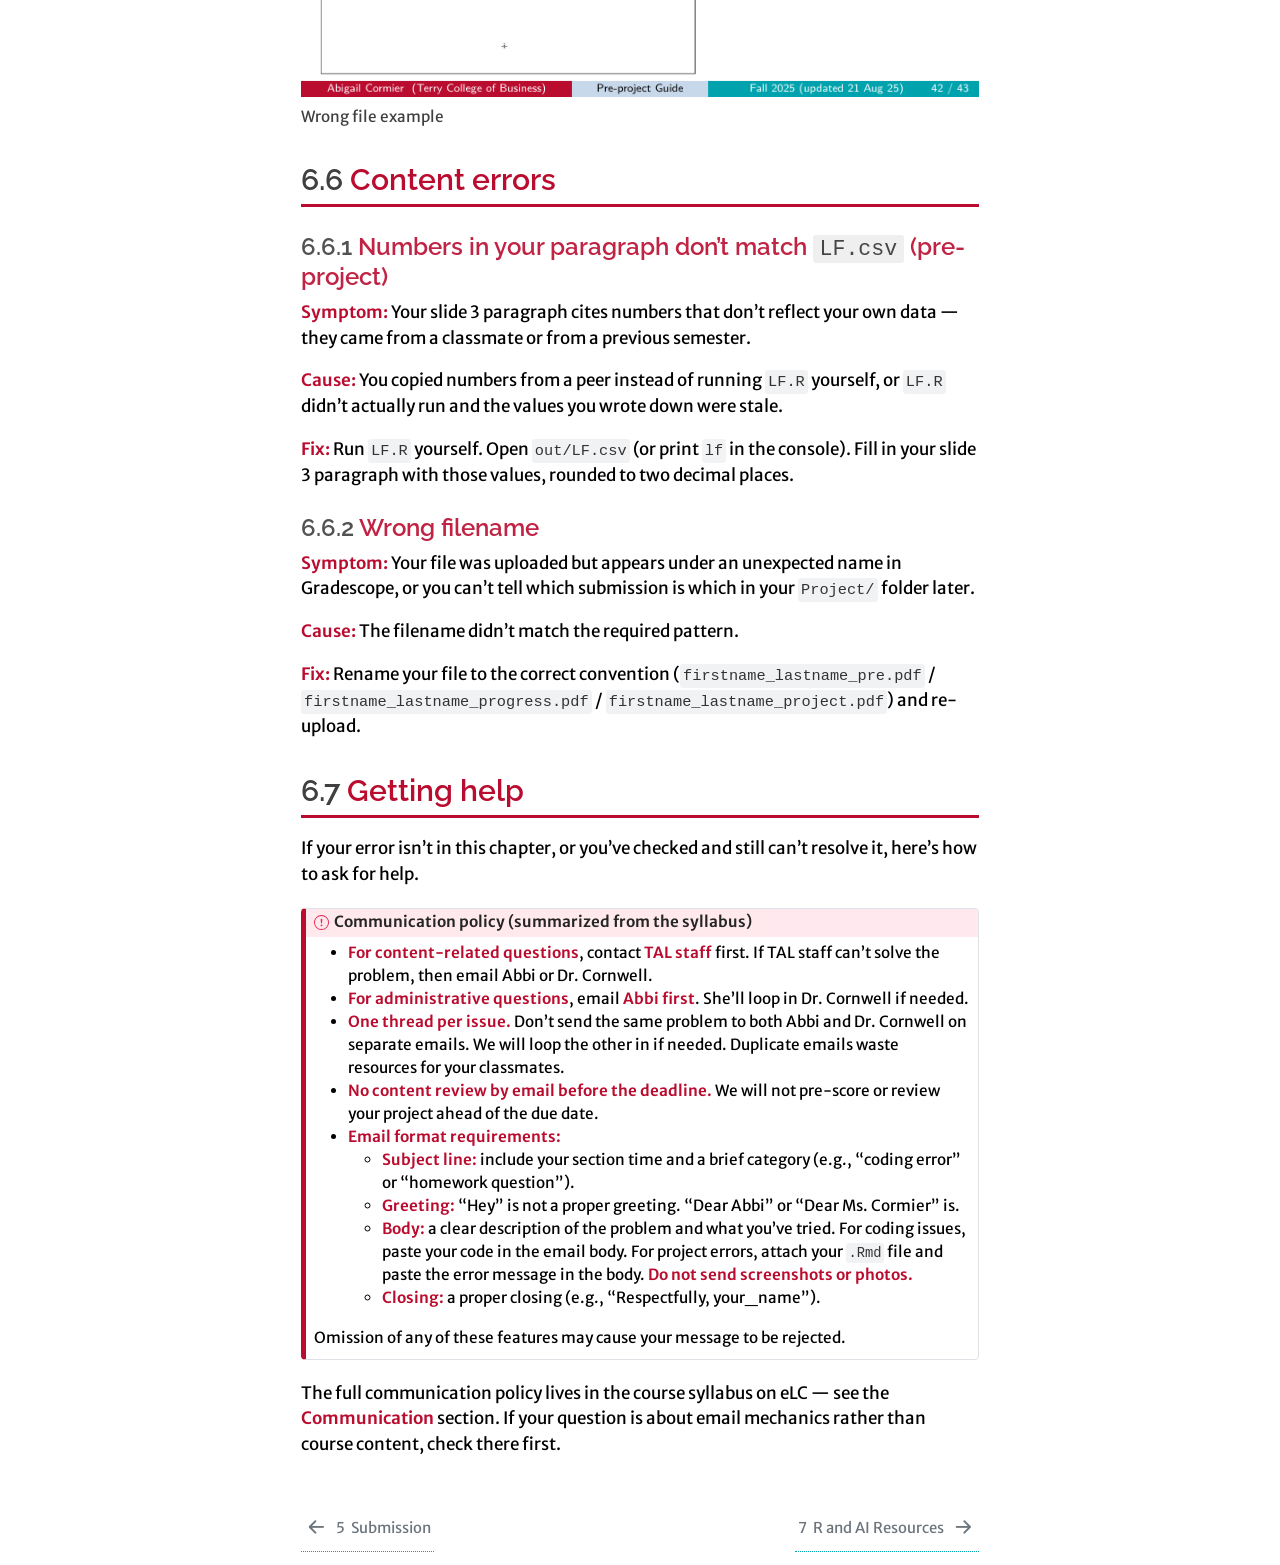
<file: common-errors.html>
<!DOCTYPE html>
<html xmlns="http://www.w3.org/1999/xhtml" lang="en" xml:lang="en"><head>

<meta charset="utf-8">
<meta name="generator" content="quarto-1.9.37">

<meta name="viewport" content="width=device-width, initial-scale=1.0, user-scalable=yes">


<title>6&nbsp; Common Errors – BUSN 5000 Project Guide</title>
<style>
/* Default styles provided by pandoc.
** See https://pandoc.org/MANUAL.html#variables-for-html for config info.
*/
code{white-space: pre-wrap;}
span.smallcaps{font-variant: small-caps;}
div.columns{display: flex; gap: min(4vw, 1.5em);}
div.column{flex: auto; overflow-x: auto;}
div.hanging-indent{margin-left: 1.5em; text-indent: -1.5em;}
ul.task-list{list-style: none;}
ul.task-list li input[type="checkbox"] {
  width: 0.8em;
  margin: 0 0.8em 0.2em -1em; /* quarto-specific, see https://github.com/quarto-dev/quarto-cli/issues/4556 */ 
  vertical-align: middle;
}
</style>


<script src="site_libs/quarto-nav/quarto-nav.js"></script>
<script src="site_libs/quarto-nav/headroom.min.js"></script>
<script src="site_libs/clipboard/clipboard.min.js"></script>
<script src="site_libs/quarto-search/autocomplete.umd.js"></script>
<script src="site_libs/quarto-search/fuse.min.js"></script>
<script src="site_libs/quarto-search/quarto-search.js"></script>
<meta name="quarto:offset" content="./">
<link href="./r-ai-resources.html" rel="next">
<link href="./submission.html" rel="prev">
<script src="site_libs/quarto-html/quarto.js" type="module"></script>
<script src="site_libs/quarto-html/tabsets/tabsets.js" type="module"></script>
<script src="site_libs/quarto-html/popper.min.js"></script>
<script src="site_libs/quarto-html/tippy.umd.min.js"></script>
<script src="site_libs/quarto-html/anchor.min.js"></script>
<link href="site_libs/quarto-html/tippy.css" rel="stylesheet">
<link href="site_libs/quarto-html/quarto-syntax-highlighting-5ca3f65973bce3c273460425bf7f931a.css" rel="stylesheet" id="quarto-text-highlighting-styles">
<script src="site_libs/bootstrap/bootstrap.min.js"></script>
<link href="site_libs/bootstrap/bootstrap-icons.css" rel="stylesheet">
<link href="site_libs/bootstrap/bootstrap-ca202117ea3d41f23c72a67d39fd22d9.min.css" rel="stylesheet" append-hash="true" id="quarto-bootstrap" data-mode="light">
<script id="quarto-search-options" type="application/json">{
  "location": "sidebar",
  "copy-button": false,
  "collapse-after": 3,
  "panel-placement": "start",
  "type": "textbox",
  "limit": 50,
  "keyboard-shortcut": [
    "f",
    "/",
    "s"
  ],
  "show-item-context": false,
  "language": {
    "search-no-results-text": "No results",
    "search-matching-documents-text": "matching documents",
    "search-copy-link-title": "Copy link to search",
    "search-hide-matches-text": "Hide additional matches",
    "search-more-match-text": "more match in this document",
    "search-more-matches-text": "more matches in this document",
    "search-clear-button-title": "Clear",
    "search-text-placeholder": "",
    "search-detached-cancel-button-title": "Cancel",
    "search-submit-button-title": "Submit",
    "search-label": "Search"
  }
}</script>


</head>

<body class="nav-sidebar floating quarto-light">

<div id="quarto-search-results"></div>
  <header id="quarto-header" class="headroom fixed-top">
  <nav class="quarto-secondary-nav">
    <div class="container-fluid d-flex">
      <button type="button" class="quarto-btn-toggle btn" data-bs-toggle="collapse" role="button" data-bs-target=".quarto-sidebar-collapse-item" aria-controls="quarto-sidebar" aria-expanded="false" aria-label="Toggle sidebar navigation" onclick="if (window.quartoToggleHeadroom) { window.quartoToggleHeadroom(); }">
        <i class="bi bi-layout-text-sidebar-reverse"></i>
      </button>
        <nav class="quarto-page-breadcrumbs" aria-label="breadcrumb"><ol class="breadcrumb"><li class="breadcrumb-item"><a href="./common-errors.html"><span class="chapter-number">6</span>&nbsp; <span class="chapter-title">Common Errors</span></a></li></ol></nav>
        <a class="flex-grow-1" role="navigation" data-bs-toggle="collapse" data-bs-target=".quarto-sidebar-collapse-item" aria-controls="quarto-sidebar" aria-expanded="false" aria-label="Toggle sidebar navigation" onclick="if (window.quartoToggleHeadroom) { window.quartoToggleHeadroom(); }">      
        </a>
      <button type="button" class="btn quarto-search-button" aria-label="Search" onclick="window.quartoOpenSearch();">
        <i class="bi bi-search"></i>
      </button>
    </div>
  </nav>
</header>
<!-- content -->
<div id="quarto-content" class="quarto-container page-columns page-rows-contents page-layout-article">
<!-- sidebar -->
  <nav id="quarto-sidebar" class="sidebar collapse collapse-horizontal quarto-sidebar-collapse-item sidebar-navigation floating overflow-auto">
    <div class="pt-lg-2 mt-2 text-left sidebar-header">
    <div class="sidebar-title mb-0 py-0">
      <a href="./">BUSN 5000 Project Guide</a> 
    </div>
      </div>
        <div class="mt-2 flex-shrink-0 align-items-center">
        <div class="sidebar-search">
        <div id="quarto-search" class="" title="Search"></div>
        </div>
        </div>
    <div class="sidebar-menu-container"> 
    <ul class="list-unstyled mt-1">
        <li class="sidebar-item">
  <div class="sidebar-item-container"> 
  <a href="./index.html" class="sidebar-item-text sidebar-link">
 <span class="menu-text">Preface</span></a>
  </div>
</li>
        <li class="sidebar-item">
  <div class="sidebar-item-container"> 
  <a href="./setup.html" class="sidebar-item-text sidebar-link">
 <span class="menu-text"><span class="chapter-number">1</span>&nbsp; <span class="chapter-title">Setup</span></span></a>
  </div>
</li>
        <li class="sidebar-item">
  <div class="sidebar-item-container"> 
  <a href="./pre-project.html" class="sidebar-item-text sidebar-link">
 <span class="menu-text"><span class="chapter-number">2</span>&nbsp; <span class="chapter-title">Pre-project</span></span></a>
  </div>
</li>
        <li class="sidebar-item">
  <div class="sidebar-item-container"> 
  <a href="./main-project.html" class="sidebar-item-text sidebar-link">
 <span class="menu-text"><span class="chapter-number">3</span>&nbsp; <span class="chapter-title">Main Project</span></span></a>
  </div>
</li>
        <li class="sidebar-item">
  <div class="sidebar-item-container"> 
  <a href="./progress-check.html" class="sidebar-item-text sidebar-link">
 <span class="menu-text"><span class="chapter-number">4</span>&nbsp; <span class="chapter-title">Progress Check</span></span></a>
  </div>
</li>
        <li class="sidebar-item">
  <div class="sidebar-item-container"> 
  <a href="./submission.html" class="sidebar-item-text sidebar-link">
 <span class="menu-text"><span class="chapter-number">5</span>&nbsp; <span class="chapter-title">Submission</span></span></a>
  </div>
</li>
        <li class="sidebar-item">
  <div class="sidebar-item-container"> 
  <a href="./common-errors.html" class="sidebar-item-text sidebar-link active">
 <span class="menu-text"><span class="chapter-number">6</span>&nbsp; <span class="chapter-title">Common Errors</span></span></a>
  </div>
</li>
        <li class="sidebar-item">
  <div class="sidebar-item-container"> 
  <a href="./r-ai-resources.html" class="sidebar-item-text sidebar-link">
 <span class="menu-text"><span class="chapter-number">7</span>&nbsp; <span class="chapter-title">R and AI Resources</span></span></a>
  </div>
</li>
    </ul>
    </div>
</nav>
<div id="quarto-sidebar-glass" class="quarto-sidebar-collapse-item" data-bs-toggle="collapse" data-bs-target=".quarto-sidebar-collapse-item"></div>
<!-- margin-sidebar -->
    <div id="quarto-margin-sidebar" class="sidebar margin-sidebar">
        <nav id="TOC" role="doc-toc" class="toc-active">
    <h2 id="toc-title">Table of contents</h2>
   
  <ul>
  <li><a href="#how-to-use-this-chapter" id="toc-how-to-use-this-chapter" class="nav-link active" data-scroll-target="#how-to-use-this-chapter"><span class="header-section-number">6.1</span> How to use this chapter</a></li>
  <li><a href="#setup-errors" id="toc-setup-errors" class="nav-link" data-scroll-target="#setup-errors"><span class="header-section-number">6.2</span> Setup errors</a>
  <ul class="collapse">
  <li><a href="#css-not-loading" id="toc-css-not-loading" class="nav-link" data-scroll-target="#css-not-loading"><span class="header-section-number">6.2.1</span> CSS not loading</a></li>
  <li><a href="#working-from-your-downloads-folder" id="toc-working-from-your-downloads-folder" class="nav-link" data-scroll-target="#working-from-your-downloads-folder"><span class="header-section-number">6.2.2</span> Working from your Downloads folder</a></li>
  <li><a href="#required-files-missing-or-in-the-wrong-subfolder" id="toc-required-files-missing-or-in-the-wrong-subfolder" class="nav-link" data-scroll-target="#required-files-missing-or-in-the-wrong-subfolder"><span class="header-section-number">6.2.3</span> Required files missing or in the wrong subfolder</a></li>
  </ul></li>
  <li><a href="#workflow-errors" id="toc-workflow-errors" class="nav-link" data-scroll-target="#workflow-errors"><span class="header-section-number">6.3</span> Workflow errors</a>
  <ul class="collapse">
  <li><a href="#knitting-before-running-the-r-script" id="toc-knitting-before-running-the-r-script" class="nav-link" data-scroll-target="#knitting-before-running-the-r-script"><span class="header-section-number">6.3.1</span> Knitting before running the R script</a></li>
  <li><a href="#variable-name-confusion" id="toc-variable-name-confusion" class="nav-link" data-scroll-target="#variable-name-confusion"><span class="header-section-number">6.3.2</span> Variable name confusion</a></li>
  <li><a href="#touching-the-setup-chunk" id="toc-touching-the-setup-chunk" class="nav-link" data-scroll-target="#touching-the-setup-chunk"><span class="header-section-number">6.3.3</span> Touching the setup chunk</a></li>
  </ul></li>
  <li><a href="#rendering-errors-the-knit-step" id="toc-rendering-errors-the-knit-step" class="nav-link" data-scroll-target="#rendering-errors-the-knit-step"><span class="header-section-number">6.4</span> Rendering errors (the knit step)</a>
  <ul class="collapse">
  <li><a href="#leaving-eval-false-on-a-completed-chunk" id="toc-leaving-eval-false-on-a-completed-chunk" class="nav-link" data-scroll-target="#leaving-eval-false-on-a-completed-chunk"><span class="header-section-number">6.4.1</span> Leaving <code>eval = FALSE</code> on a completed chunk</a></li>
  <li><a href="#editing-the-yaml-beyond-the-author-line" id="toc-editing-the-yaml-beyond-the-author-line" class="nav-link" data-scroll-target="#editing-the-yaml-beyond-the-author-line"><span class="header-section-number">6.4.2</span> Editing the YAML beyond the author line</a></li>
  <li><a href="#using-the-knit-dropdown-instead-of-the-knit-button" id="toc-using-the-knit-dropdown-instead-of-the-knit-button" class="nav-link" data-scroll-target="#using-the-knit-dropdown-instead-of-the-knit-button"><span class="header-section-number">6.4.3</span> Using the Knit dropdown instead of the Knit button</a></li>
  </ul></li>
  <li><a href="#output-format-errors" id="toc-output-format-errors" class="nav-link" data-scroll-target="#output-format-errors"><span class="header-section-number">6.5</span> Output format errors</a>
  <ul class="collapse">
  <li><a href="#wrong-css" id="toc-wrong-css" class="nav-link" data-scroll-target="#wrong-css"><span class="header-section-number">6.5.1</span> Wrong CSS</a></li>
  <li><a href="#wrong-css-wrong-orientation" id="toc-wrong-css-wrong-orientation" class="nav-link" data-scroll-target="#wrong-css-wrong-orientation"><span class="header-section-number">6.5.2</span> Wrong CSS + wrong orientation</a></li>
  <li><a href="#wrong-orientation" id="toc-wrong-orientation" class="nav-link" data-scroll-target="#wrong-orientation"><span class="header-section-number">6.5.3</span> Wrong orientation</a></li>
  <li><a href="#long-landscape" id="toc-long-landscape" class="nav-link" data-scroll-target="#long-landscape"><span class="header-section-number">6.5.4</span> Long landscape</a></li>
  <li><a href="#portrait" id="toc-portrait" class="nav-link" data-scroll-target="#portrait"><span class="header-section-number">6.5.5</span> Portrait</a></li>
  <li><a href="#portrait-wrong-css" id="toc-portrait-wrong-css" class="nav-link" data-scroll-target="#portrait-wrong-css"><span class="header-section-number">6.5.6</span> Portrait + wrong CSS</a></li>
  <li><a href="#latex-slides-knit-to-pdf-slide-format" id="toc-latex-slides-knit-to-pdf-slide-format" class="nav-link" data-scroll-target="#latex-slides-knit-to-pdf-slide-format"><span class="header-section-number">6.5.7</span> LaTeX slides (knit-to-PDF, slide format)</a></li>
  <li><a href="#latex-document-knit-to-pdf-document-format" id="toc-latex-document-knit-to-pdf-document-format" class="nav-link" data-scroll-target="#latex-document-knit-to-pdf-document-format"><span class="header-section-number">6.5.8</span> LaTeX document (knit-to-PDF, document format)</a></li>
  <li><a href="#not-knit" id="toc-not-knit" class="nav-link" data-scroll-target="#not-knit"><span class="header-section-number">6.5.9</span> Not knit</a></li>
  <li><a href="#wrong-file" id="toc-wrong-file" class="nav-link" data-scroll-target="#wrong-file"><span class="header-section-number">6.5.10</span> Wrong file</a></li>
  </ul></li>
  <li><a href="#content-errors" id="toc-content-errors" class="nav-link" data-scroll-target="#content-errors"><span class="header-section-number">6.6</span> Content errors</a>
  <ul class="collapse">
  <li><a href="#numbers-in-your-paragraph-dont-match-lf.csv-pre-project" id="toc-numbers-in-your-paragraph-dont-match-lf.csv-pre-project" class="nav-link" data-scroll-target="#numbers-in-your-paragraph-dont-match-lf.csv-pre-project"><span class="header-section-number">6.6.1</span> Numbers in your paragraph don’t match <code>LF.csv</code> (pre-project)</a></li>
  <li><a href="#wrong-filename" id="toc-wrong-filename" class="nav-link" data-scroll-target="#wrong-filename"><span class="header-section-number">6.6.2</span> Wrong filename</a></li>
  </ul></li>
  <li><a href="#getting-help" id="toc-getting-help" class="nav-link" data-scroll-target="#getting-help"><span class="header-section-number">6.7</span> Getting help</a></li>
  </ul>
</nav>
    </div>
<!-- main -->
<main class="content" id="quarto-document-content">

<header id="title-block-header" class="quarto-title-block default">
<div class="quarto-title">
<h1 class="title"><span class="chapter-number">6</span>&nbsp; <span class="chapter-title">Common Errors</span></h1>
</div>



<div class="quarto-title-meta">

    
  
    
  </div>
  


</header>


<p>If something has gone wrong, look here first. This chapter is a diagnostic catalog of the failure modes we see most often, organized roughly in the order they tend to bite during the project workflow.</p>
<section id="how-to-use-this-chapter" class="level2" data-number="6.1">
<h2 data-number="6.1" class="anchored" data-anchor-id="how-to-use-this-chapter"><span class="header-section-number">6.1</span> How to use this chapter</h2>
<ul>
<li><strong>If you’ve gotten an error message</strong> when running a script or knitting, search the relevant section below for the symptom.</li>
<li><strong>If your output renders but looks wrong</strong> when you compare it to the reference in the <a href="./submission.html">Submission chapter</a>, jump to <a href="#output-format-errors">Output format errors</a> — that’s where the visual examples live.</li>
<li><strong>If you’ve checked everything and still can’t resolve it,</strong> see <a href="#getting-help">Getting help</a> at the end of this chapter.</li>
</ul>
<p>Each entry follows the same pattern: <strong>Symptom</strong>, <strong>Cause</strong>, <strong>Fix</strong>.</p>
</section>
<section id="setup-errors" class="level2" data-number="6.2">
<h2 data-number="6.2" class="anchored" data-anchor-id="setup-errors"><span class="header-section-number">6.2</span> Setup errors</h2>
<section id="css-not-loading" class="level3" data-number="6.2.1">
<h3 data-number="6.2.1" class="anchored" data-anchor-id="css-not-loading"><span class="header-section-number">6.2.1</span> CSS not loading</h3>
<p><strong>Symptom:</strong> Your knitted slides have no UGA styling — plain text, no colors, default fonts.</p>
<p><strong>Cause:</strong> Either (a) <code>project_slidedeck.css</code> is anywhere other than <code>Project/css/</code>, or (b) the <code>.Rmd</code> file you’re knitting isn’t in your <code>Project/</code> root (e.g., you left it in your Downloads folder), so the relative path <code>css/project_slidedeck.css</code> in the Rmd’s YAML can’t find the CSS.</p>
<p><strong>Fix:</strong> Confirm both files are in the right places: the CSS in <code>Project/css/</code> AND the <code>.Rmd</code> in your <code>Project/</code> root. Open RStudio by double-clicking <code>Project.Rproj</code>, then re-knit. Visual example of what the bad output looks like: <a href="#output-format-errors">Wrong CSS</a>.</p>
</section>
<section id="working-from-your-downloads-folder" class="level3" data-number="6.2.2">
<h3 data-number="6.2.2" class="anchored" data-anchor-id="working-from-your-downloads-folder"><span class="header-section-number">6.2.2</span> Working from your Downloads folder</h3>
<p><strong>Symptom:</strong> “File not found” errors when running scripts or knitting. R can’t see your data files even though they exist.</p>
<p><strong>Cause:</strong> RStudio’s working directory is your Downloads folder, not your <code>Project/</code> folder. The <code>here()</code> paths in scripts and the Rmd resolve to the wrong place.</p>
<p><strong>Fix:</strong> Move all files into <code>Project/</code> and always open RStudio by double-clicking <code>Project.Rproj</code>. Never work from Downloads.</p>
</section>
<section id="required-files-missing-or-in-the-wrong-subfolder" class="level3" data-number="6.2.3">
<h3 data-number="6.2.3" class="anchored" data-anchor-id="required-files-missing-or-in-the-wrong-subfolder"><span class="header-section-number">6.2.3</span> Required files missing or in the wrong subfolder</h3>
<p><strong>Symptom:</strong> “Cannot open the connection” or “object not found” errors during a script run or knit.</p>
<p><strong>Cause:</strong> A required file isn’t where the script or Rmd expects it (e.g., <code>LF.R</code> is in your project root instead of <code>r/</code>, or <code>pppub24.csv</code> is missing from <code>data/</code>).</p>
<p><strong>Fix:</strong> Run <code>check_setup_preproject.R</code> (pre-project) or <code>check_setup_project.R</code> (main project). The script tells you exactly which file is misplaced and where it should go.</p>
</section>
</section>
<section id="workflow-errors" class="level2" data-number="6.3">
<h2 data-number="6.3" class="anchored" data-anchor-id="workflow-errors"><span class="header-section-number">6.3</span> Workflow errors</h2>
<section id="knitting-before-running-the-r-script" class="level3" data-number="6.3.1">
<h3 data-number="6.3.1" class="anchored" data-anchor-id="knitting-before-running-the-r-script"><span class="header-section-number">6.3.1</span> Knitting before running the R script</h3>
<p><strong>Symptom:</strong> Knit errors out with a “file not found” message pointing at <code>out/LF.csv</code> or <code>data/cpsmar_e.csv</code>.</p>
<p><strong>Cause:</strong> You haven’t run <code>LF.R</code> (pre-project) or <code>cpsmar_e.R</code> (main project) yet, so the file the Rmd is trying to read doesn’t exist.</p>
<p><strong>Fix:</strong> Run the relevant R script first (open it in the editor, Select All, click Run), then knit the Rmd.</p>
</section>
<section id="variable-name-confusion" class="level3" data-number="6.3.2">
<h3 data-number="6.3.2" class="anchored" data-anchor-id="variable-name-confusion"><span class="header-section-number">6.3.2</span> Variable name confusion</h3>
<p><strong>Symptom:</strong> Knit errors out mid-document with “object not found” — a chunk references <code>cpsmar_a</code> but you defined <code>cpsmar_e</code> (or similar).</p>
<p><strong>Cause:</strong> Typo or misalignment between chunks. You defined the analysis sample with one name, then referenced a different name in a downstream chunk.</p>
<p><strong>Fix:</strong> Read each chunk carefully. Match data-frame names exactly across chunks. The variable structure in the template is: <code>cpsmar_e</code> (the extract) → <code>cpsmar_a</code> (the analysis sample) → <code>singles</code> (the singles subset).</p>
</section>
<section id="touching-the-setup-chunk" class="level3" data-number="6.3.3">
<h3 data-number="6.3.3" class="anchored" data-anchor-id="touching-the-setup-chunk"><span class="header-section-number">6.3.3</span> Touching the setup chunk</h3>
<p><strong>Symptom:</strong> Output looks broken or knit fails in unexpected ways (missing libraries, scientific notation issues, formatting wrong).</p>
<p><strong>Cause:</strong> You changed <code>include = FALSE</code> to <code>include = TRUE</code> on the setup chunk, or otherwise modified the setup chunk’s contents.</p>
<p><strong>Fix:</strong> Restore the setup chunk to its original state. The <code>eval = FALSE → TRUE</code> toggle only applies to content code chunks (<code>btl1</code>, <code>btl2</code>, <code>mi1</code>, etc.), never the setup chunk.</p>
</section>
</section>
<section id="rendering-errors-the-knit-step" class="level2" data-number="6.4">
<h2 data-number="6.4" class="anchored" data-anchor-id="rendering-errors-the-knit-step"><span class="header-section-number">6.4</span> Rendering errors (the knit step)</h2>
<section id="leaving-eval-false-on-a-completed-chunk" class="level3" data-number="6.4.1">
<h3 data-number="6.4.1" class="anchored" data-anchor-id="leaving-eval-false-on-a-completed-chunk"><span class="header-section-number">6.4.1</span> Leaving <code>eval = FALSE</code> on a completed chunk</h3>
<p><strong>Symptom:</strong> Your code is correct but the output doesn’t appear in the knitted slide. The chunk shows the code but no result below it.</p>
<p><strong>Cause:</strong> The chunk option <code>eval = FALSE</code> is still set. R Markdown displays the code but skips running it during knit.</p>
<p><strong>Fix:</strong> Change <code>eval = FALSE</code> to <code>eval = TRUE</code> on every content chunk you’ve completed. Re-knit.</p>
</section>
<section id="editing-the-yaml-beyond-the-author-line" class="level3" data-number="6.4.2">
<h3 data-number="6.4.2" class="anchored" data-anchor-id="editing-the-yaml-beyond-the-author-line"><span class="header-section-number">6.4.2</span> Editing the YAML beyond the author line</h3>
<p><strong>Symptom:</strong> The knit produces unexpected output — different layout, missing CSS, wrong document class, no slide breaks.</p>
<p><strong>Cause:</strong> You changed something in the YAML besides the <code>author:</code> line (e.g., the <code>output:</code> value, the <code>css:</code> reference, the <code>widescreen:</code> setting).</p>
<p><strong>Fix:</strong></p>
<ol type="1">
<li>Identify which Rmd is broken: <code>pre_project.Rmd</code> or <code>project.Rmd</code>.</li>
<li>Copy the canonical YAML block from the relevant chapter:
<ul>
<li><strong>Pre-project:</strong> the YAML block is in <a href="./pre-project.html#step-4-fill-in-the-yaml-author-line">Pre-project Step 4</a>.</li>
<li><strong>Main project:</strong> the YAML block is in <a href="./main-project.html#the-yaml-block">Main Project — The YAML block</a>.</li>
</ul></li>
<li>Open your working Rmd. Replace your current YAML with the YAML you just copied.</li>
<li>Re-add your name on the <code>author:</code> line.</li>
<li>Re-knit.</li>
</ol>
</section>
<section id="using-the-knit-dropdown-instead-of-the-knit-button" class="level3" data-number="6.4.3">
<h3 data-number="6.4.3" class="anchored" data-anchor-id="using-the-knit-dropdown-instead-of-the-knit-button"><span class="header-section-number">6.4.3</span> Using the Knit dropdown instead of the Knit button</h3>
<p><strong>Symptom:</strong> Output is a Word document, a LaTeX-styled PDF, or some format that doesn’t match the slide deck reference.</p>
<p><strong>Cause:</strong> You clicked the small dropdown arrow next to the Knit button and selected “Knit to PDF / Word / etc.” That overrides the output format specified in the Rmd’s YAML.</p>
<p><strong>Fix:</strong> Click the <strong>Knit</strong> button itself, not the dropdown arrow. The YAML already tells R Markdown to knit to HTML; just trust the button.</p>
</section>
</section>
<section id="output-format-errors" class="level2" data-number="6.5">
<h2 data-number="6.5" class="anchored" data-anchor-id="output-format-errors"><span class="header-section-number">6.5</span> Output format errors</h2>
<p>These are the canonical “submission rejected” failure modes, each shown with a real example from a prior submission. If your output matches any of these images, your submission will receive a 0.</p>
<section id="wrong-css" class="level3" data-number="6.5.1">
<h3 data-number="6.5.1" class="anchored" data-anchor-id="wrong-css"><span class="header-section-number">6.5.1</span> Wrong CSS</h3>
<p><strong>Symptom:</strong> Output is in landscape but has no UGA styling — plain text, gray gradients, default browser fonts.</p>
<p><strong>Cause:</strong> <code>project_slidedeck.css</code> was not found at knit time (usually because it’s not in <code>Project/css/</code>).</p>
<p><strong>Fix:</strong> Verify the CSS file is in <code>Project/css/</code>. Verify the Rmd you are working on is in <code>Project/</code>, not somewhere else (like <code>Downloads/</code>). Re-knit.</p>
<div class="quarto-figure quarto-figure-center">
<figure class="figure">
<p><img src="assets/bad_wrong_css.png" class="img-fluid figure-img" alt="Slide with plain text, no UGA styling, default fonts and gray gradients"></p>
<figcaption>Wrong CSS example</figcaption>
</figure>
</div>
</section>
<section id="wrong-css-wrong-orientation" class="level3" data-number="6.5.2">
<h3 data-number="6.5.2" class="anchored" data-anchor-id="wrong-css-wrong-orientation"><span class="header-section-number">6.5.2</span> Wrong CSS + wrong orientation</h3>
<p><strong>Symptom:</strong> Output is portrait AND has no UGA styling.</p>
<p><strong>Cause:</strong> Both CSS is missing and the print dialog saved as portrait.</p>
<p><strong>Fix:</strong> Move CSS to <code>Project/css/</code>. Verify the Rmd you are working on is in <code>Project/</code>, not somewhere else (like <code>Downloads/</code>). Re-knit, then save with <strong>Landscape</strong> orientation.</p>
<div class="quarto-figure quarto-figure-center">
<figure class="figure">
<p><img src="assets/bad_wrong_css_orientation.png" class="img-fluid figure-img" alt="Portrait-oriented slide deck with no UGA styling"></p>
<figcaption>Wrong CSS, wrong orientation example</figcaption>
</figure>
</div>
</section>
<section id="wrong-orientation" class="level3" data-number="6.5.3">
<h3 data-number="6.5.3" class="anchored" data-anchor-id="wrong-orientation"><span class="header-section-number">6.5.3</span> Wrong orientation</h3>
<p><strong>Symptom:</strong> Correct UGA styling, but the PDF is portrait.</p>
<p><strong>Cause:</strong> Print dialog defaulted to portrait and you didn’t change it.</p>
<p><strong>Fix:</strong> In the browser’s print dialog, set <strong>Layout / Orientation to Landscape</strong> before saving.</p>
<div class="quarto-figure quarto-figure-center">
<figure class="figure">
<p><img src="assets/bad_wrong_orientation.png" class="img-fluid figure-img" alt="Portrait-oriented slide deck with correct UGA styling"></p>
<figcaption>Wrong orientation example</figcaption>
</figure>
</div>
</section>
<section id="long-landscape" class="level3" data-number="6.5.4">
<h3 data-number="6.5.4" class="anchored" data-anchor-id="long-landscape"><span class="header-section-number">6.5.4</span> Long landscape</h3>
<p><strong>Symptom:</strong> Landscape PDF, but the slide content is stretched horizontally across a single very wide page instead of broken into separate slide pages.</p>
<p><strong>Cause:</strong> A print dialog scaling setting fit multiple slides onto one wide page.</p>
<p><strong>Fix:</strong> Reset print dialog scaling to default. Make sure <strong>Pages per sheet = 1</strong>.</p>
<div class="quarto-figure quarto-figure-center">
<figure class="figure">
<p><img src="assets/bad_long_landscape.png" class="img-fluid figure-img" alt="Single wide page with multiple slides squished onto it"></p>
<figcaption>Long landscape example</figcaption>
</figure>
</div>
</section>
<section id="portrait" class="level3" data-number="6.5.5">
<h3 data-number="6.5.5" class="anchored" data-anchor-id="portrait"><span class="header-section-number">6.5.5</span> Portrait</h3>
<p><strong>Symptom:</strong> Output is portrait. (Same as “Wrong orientation” above, isolated here as an example.)</p>
<p><strong>Cause:</strong> Print dialog defaulted to portrait.</p>
<p><strong>Fix:</strong> Set Layout to <strong>Landscape</strong>.</p>
<div class="quarto-figure quarto-figure-center">
<figure class="figure">
<p><img src="assets/bad_portrait.png" class="img-fluid figure-img" alt="Portrait-oriented slide deck"></p>
<figcaption>Portrait example</figcaption>
</figure>
</div>
</section>
<section id="portrait-wrong-css" class="level3" data-number="6.5.6">
<h3 data-number="6.5.6" class="anchored" data-anchor-id="portrait-wrong-css"><span class="header-section-number">6.5.6</span> Portrait + wrong CSS</h3>
<p><strong>Symptom:</strong> Output is portrait AND has no UGA styling. Same underlying causes as the “Wrong CSS + wrong orientation” case, isolated here as a distinct example pattern.</p>
<p><strong>Fix:</strong> Move CSS to <code>Project/css/</code>. Verify the Rmd you are working on is in <code>Project/</code>, not somewhere else (like <code>Downloads/</code>). Re-knit, then save with <strong>Landscape</strong> orientation.</p>
<div class="quarto-figure quarto-figure-center">
<figure class="figure">
<p><img src="assets/bad_portrait_wrong_css.png" class="img-fluid figure-img" alt="Portrait-oriented slide deck with no UGA styling"></p>
<figcaption>Portrait + wrong CSS example</figcaption>
</figure>
</div>
</section>
<section id="latex-slides-knit-to-pdf-slide-format" class="level3" data-number="6.5.7">
<h3 data-number="6.5.7" class="anchored" data-anchor-id="latex-slides-knit-to-pdf-slide-format"><span class="header-section-number">6.5.7</span> LaTeX slides (knit-to-PDF, slide format)</h3>
<p><strong>Symptom:</strong> Output is a slide deck rendered with LaTeX/Beamer styling — different fonts, different layout, no UGA brand colors.</p>
<p><strong>Cause:</strong> You used the Knit dropdown to select “Knit to PDF” with slide output, overriding the Rmd’s HTML-based ioslides format.</p>
<p><strong>Fix:</strong> Use the Knit button (not the dropdown). The Rmd’s YAML specifies <code>ioslides_presentation</code> for a reason. If your YAML has also been modified (which often goes hand-in-hand with this error), restore it by following the 6-step process under <a href="#editing-the-yaml-beyond-the-author-line">Editing the YAML beyond the author line</a>. Then re-knit.</p>
<div class="quarto-figure quarto-figure-center">
<figure class="figure">
<p><img src="assets/bad_latex_slides.png" class="img-fluid figure-img" alt="Slide deck rendered as LaTeX/Beamer instead of HTML ioslides"></p>
<figcaption>LaTeX slides example</figcaption>
</figure>
</div>
</section>
<section id="latex-document-knit-to-pdf-document-format" class="level3" data-number="6.5.8">
<h3 data-number="6.5.8" class="anchored" data-anchor-id="latex-document-knit-to-pdf-document-format"><span class="header-section-number">6.5.8</span> LaTeX document (knit-to-PDF, document format)</h3>
<p><strong>Symptom:</strong> Output is a regular PDF document, not a slide deck at all. Looks like a paper or article.</p>
<p><strong>Cause:</strong> You used the Knit dropdown to select “Knit to PDF” with document output, AND likely modified the YAML to change the output format.</p>
<p><strong>Fix:</strong> Restore the YAML. Knit with the button. Save as PDF from the HTML output.</p>
<div class="quarto-figure quarto-figure-center">
<figure class="figure">
<p><img src="assets/bad_latex_document.png" class="img-fluid figure-img" alt="Regular PDF document instead of a slide deck"></p>
<figcaption>LaTeX document example</figcaption>
</figure>
</div>
</section>
<section id="not-knit" class="level3" data-number="6.5.9">
<h3 data-number="6.5.9" class="anchored" data-anchor-id="not-knit"><span class="header-section-number">6.5.9</span> Not knit</h3>
<p><strong>Symptom:</strong> Submission is the raw <code>.Rmd</code> file, or a file that was never actually knit — no rendering at all.</p>
<p><strong>Cause:</strong> You uploaded the wrong file (the <code>.Rmd</code> source instead of the saved-as-PDF output).</p>
<p><strong>Fix:</strong> Knit the Rmd to HTML, save the HTML as PDF using your browser’s print dialog, then upload that PDF.</p>
<div class="quarto-figure quarto-figure-center">
<figure class="figure">
<p><img src="assets/bad_not_knit.png" class="img-fluid figure-img" alt="Raw Rmd content or unrenderable file submitted"></p>
<figcaption>Not knit example</figcaption>
</figure>
</div>
</section>
<section id="wrong-file" class="level3" data-number="6.5.10">
<h3 data-number="6.5.10" class="anchored" data-anchor-id="wrong-file"><span class="header-section-number">6.5.10</span> Wrong file</h3>
<p><strong>Symptom:</strong> Submission is something other than the intended project artifact — an old version, a template, an unrelated document.</p>
<p><strong>Cause:</strong> You uploaded the wrong file.</p>
<p><strong>Fix:</strong> Locate the correct PDF in your <code>Project/</code> folder and re-upload. Double-check the filename matches the convention.</p>
<div class="quarto-figure quarto-figure-center">
<figure class="figure">
<p><img src="assets/bad_wrong_pdf.png" class="img-fluid figure-img" alt="Wrong file submitted to Gradescope"></p>
<figcaption>Wrong file example</figcaption>
</figure>
</div>
</section>
</section>
<section id="content-errors" class="level2" data-number="6.6">
<h2 data-number="6.6" class="anchored" data-anchor-id="content-errors"><span class="header-section-number">6.6</span> Content errors</h2>
<section id="numbers-in-your-paragraph-dont-match-lf.csv-pre-project" class="level3" data-number="6.6.1">
<h3 data-number="6.6.1" class="anchored" data-anchor-id="numbers-in-your-paragraph-dont-match-lf.csv-pre-project"><span class="header-section-number">6.6.1</span> Numbers in your paragraph don’t match <code>LF.csv</code> (pre-project)</h3>
<p><strong>Symptom:</strong> Your slide 3 paragraph cites numbers that don’t reflect your own data — they came from a classmate or from a previous semester.</p>
<p><strong>Cause:</strong> You copied numbers from a peer instead of running <code>LF.R</code> yourself, or <code>LF.R</code> didn’t actually run and the values you wrote down were stale.</p>
<p><strong>Fix:</strong> Run <code>LF.R</code> yourself. Open <code>out/LF.csv</code> (or print <code>lf</code> in the console). Fill in your slide 3 paragraph with those values, rounded to two decimal places.</p>
</section>
<section id="wrong-filename" class="level3" data-number="6.6.2">
<h3 data-number="6.6.2" class="anchored" data-anchor-id="wrong-filename"><span class="header-section-number">6.6.2</span> Wrong filename</h3>
<p><strong>Symptom:</strong> Your file was uploaded but appears under an unexpected name in Gradescope, or you can’t tell which submission is which in your <code>Project/</code> folder later.</p>
<p><strong>Cause:</strong> The filename didn’t match the required pattern.</p>
<p><strong>Fix:</strong> Rename your file to the correct convention (<code>firstname_lastname_pre.pdf</code> / <code>firstname_lastname_progress.pdf</code> / <code>firstname_lastname_project.pdf</code>) and re-upload.</p>
</section>
</section>
<section id="getting-help" class="level2" data-number="6.7">
<h2 data-number="6.7" class="anchored" data-anchor-id="getting-help"><span class="header-section-number">6.7</span> Getting help</h2>
<p>If your error isn’t in this chapter, or you’ve checked and still can’t resolve it, here’s how to ask for help.</p>
<div class="callout callout-style-default callout-important callout-titled">
<div class="callout-header d-flex align-content-center">
<div class="callout-icon-container">
<i class="callout-icon"></i>
</div>
<div class="callout-title-container flex-fill">
<span class="screen-reader-only">Important</span>Communication policy (summarized from the syllabus)
</div>
</div>
<div class="callout-body-container callout-body">
<ul>
<li><strong>For content-related questions</strong>, contact <strong>TAL staff</strong> first. If TAL staff can’t solve the problem, then email Abbi or Dr.&nbsp;Cornwell.</li>
<li><strong>For administrative questions</strong>, email <strong>Abbi first</strong>. She’ll loop in Dr.&nbsp;Cornwell if needed.</li>
<li><strong>One thread per issue.</strong> Don’t send the same problem to both Abbi and Dr.&nbsp;Cornwell on separate emails. We will loop the other in if needed. Duplicate emails waste resources for your classmates.</li>
<li><strong>No content review by email before the deadline.</strong> We will not pre-score or review your project ahead of the due date.</li>
<li><strong>Email format requirements:</strong>
<ul>
<li><strong>Subject line:</strong> include your section time and a brief category (e.g., “coding error” or “homework question”).</li>
<li><strong>Greeting:</strong> “Hey” is not a proper greeting. “Dear Abbi” or “Dear Ms.&nbsp;Cormier” is.</li>
<li><strong>Body:</strong> a clear description of the problem and what you’ve tried. For coding issues, paste your code in the email body. For project errors, attach your <code>.Rmd</code> file and paste the error message in the body. <strong>Do not send screenshots or photos.</strong></li>
<li><strong>Closing:</strong> a proper closing (e.g., “Respectfully, your_name”).</li>
</ul></li>
</ul>
<p>Omission of any of these features may cause your message to be rejected.</p>
</div>
</div>
<p>The full communication policy lives in the course syllabus on eLC — see the <strong>Communication</strong> section. If your question is about email mechanics rather than course content, check there first.</p>


</section>

</main> <!-- /main -->
<script id="quarto-html-after-body" type="application/javascript">
  window.document.addEventListener("DOMContentLoaded", function (event) {
    const icon = "";
    const anchorJS = new window.AnchorJS();
    anchorJS.options = {
      placement: 'right',
      icon: icon
    };
    anchorJS.add('.anchored');
    const isCodeAnnotation = (el) => {
      for (const clz of el.classList) {
        if (clz.startsWith('code-annotation-')) {                     
          return true;
        }
      }
      return false;
    }
    const onCopySuccess = function(e) {
      // button target
      const button = e.trigger;
      // don't keep focus
      button.blur();
      // flash "checked"
      button.classList.add('code-copy-button-checked');
      var currentTitle = button.getAttribute("title");
      button.setAttribute("title", "Copied!");
      let tooltip;
      if (window.bootstrap) {
        button.setAttribute("data-bs-toggle", "tooltip");
        button.setAttribute("data-bs-placement", "left");
        button.setAttribute("data-bs-title", "Copied!");
        tooltip = new bootstrap.Tooltip(button, 
          { trigger: "manual", 
            customClass: "code-copy-button-tooltip",
            offset: [0, -8]});
        tooltip.show();    
      }
      setTimeout(function() {
        if (tooltip) {
          tooltip.hide();
          button.removeAttribute("data-bs-title");
          button.removeAttribute("data-bs-toggle");
          button.removeAttribute("data-bs-placement");
        }
        button.setAttribute("title", currentTitle);
        button.classList.remove('code-copy-button-checked');
      }, 1000);
      // clear code selection
      e.clearSelection();
    }
    const getTextToCopy = function(trigger) {
      const outerScaffold = trigger.parentElement.cloneNode(true);
      const codeEl = outerScaffold.querySelector('code');
      for (const childEl of codeEl.children) {
        if (isCodeAnnotation(childEl)) {
          childEl.remove();
        }
      }
      return codeEl.innerText;
    }
    const clipboard = new window.ClipboardJS('.code-copy-button:not([data-in-quarto-modal])', {
      text: getTextToCopy
    });
    clipboard.on('success', onCopySuccess);
    if (window.document.getElementById('quarto-embedded-source-code-modal')) {
      const clipboardModal = new window.ClipboardJS('.code-copy-button[data-in-quarto-modal]', {
        text: getTextToCopy,
        container: window.document.getElementById('quarto-embedded-source-code-modal')
      });
      clipboardModal.on('success', onCopySuccess);
    }
      var localhostRegex = new RegExp(/^(?:http|https):\/\/localhost\:?[0-9]*\//);
      var mailtoRegex = new RegExp(/^mailto:/);
        var filterRegex = new RegExp('/' + window.location.host + '/');
      var isInternal = (href) => {
          return filterRegex.test(href) || localhostRegex.test(href) || mailtoRegex.test(href);
      }
      // Inspect non-navigation links and adorn them if external
     var links = window.document.querySelectorAll('a[href]:not(.nav-link):not(.navbar-brand):not(.toc-action):not(.sidebar-link):not(.sidebar-item-toggle):not(.pagination-link):not(.no-external):not([aria-hidden]):not(.dropdown-item):not(.quarto-navigation-tool):not(.about-link)');
      for (var i=0; i<links.length; i++) {
        const link = links[i];
        if (!isInternal(link.href)) {
          // undo the damage that might have been done by quarto-nav.js in the case of
          // links that we want to consider external
          if (link.dataset.originalHref !== undefined) {
            link.href = link.dataset.originalHref;
          }
        }
      }
    function tippyHover(el, contentFn, onTriggerFn, onUntriggerFn) {
      const config = {
        allowHTML: true,
        maxWidth: 500,
        delay: 100,
        arrow: false,
        appendTo: function(el) {
            return el.parentElement;
        },
        interactive: true,
        interactiveBorder: 10,
        theme: 'quarto',
        placement: 'bottom-start',
      };
      if (contentFn) {
        config.content = contentFn;
      }
      if (onTriggerFn) {
        config.onTrigger = onTriggerFn;
      }
      if (onUntriggerFn) {
        config.onUntrigger = onUntriggerFn;
      }
      window.tippy(el, config); 
    }
    const noterefs = window.document.querySelectorAll('a[role="doc-noteref"]');
    for (var i=0; i<noterefs.length; i++) {
      const ref = noterefs[i];
      tippyHover(ref, function() {
        // use id or data attribute instead here
        let href = ref.getAttribute('data-footnote-href') || ref.getAttribute('href');
        try { href = new URL(href).hash; } catch {}
        const id = href.replace(/^#\/?/, "");
        const note = window.document.getElementById(id);
        if (note) {
          return note.innerHTML;
        } else {
          return "";
        }
      });
    }
    const xrefs = window.document.querySelectorAll('a.quarto-xref');
    const processXRef = (id, note) => {
      // Strip column container classes
      const stripColumnClz = (el) => {
        el.classList.remove("page-full", "page-columns");
        if (el.children) {
          for (const child of el.children) {
            stripColumnClz(child);
          }
        }
      }
      stripColumnClz(note)
      if (id === null || id.startsWith('sec-')) {
        // Special case sections, only their first couple elements
        const container = document.createElement("div");
        if (note.children && note.children.length > 2) {
          container.appendChild(note.children[0].cloneNode(true));
          for (let i = 1; i < note.children.length; i++) {
            const child = note.children[i];
            if (child.tagName === "P" && child.innerText === "") {
              continue;
            } else {
              container.appendChild(child.cloneNode(true));
              break;
            }
          }
          if (window.Quarto?.typesetMath) {
            window.Quarto.typesetMath(container);
          }
          return container.innerHTML
        } else {
          if (window.Quarto?.typesetMath) {
            window.Quarto.typesetMath(note);
          }
          return note.innerHTML;
        }
      } else {
        // Remove any anchor links if they are present
        const anchorLink = note.querySelector('a.anchorjs-link');
        if (anchorLink) {
          anchorLink.remove();
        }
        if (window.Quarto?.typesetMath) {
          window.Quarto.typesetMath(note);
        }
        if (note.classList.contains("callout")) {
          return note.outerHTML;
        } else {
          return note.innerHTML;
        }
      }
    }
    for (var i=0; i<xrefs.length; i++) {
      const xref = xrefs[i];
      tippyHover(xref, undefined, function(instance) {
        instance.disable();
        let url = xref.getAttribute('href');
        let hash = undefined; 
        if (url.startsWith('#')) {
          hash = url;
        } else {
          try { hash = new URL(url).hash; } catch {}
        }
        if (hash) {
          const id = hash.replace(/^#\/?/, "");
          const note = window.document.getElementById(id);
          if (note !== null) {
            try {
              const html = processXRef(id, note.cloneNode(true));
              instance.setContent(html);
            } finally {
              instance.enable();
              instance.show();
            }
          } else {
            // See if we can fetch this
            fetch(url.split('#')[0])
            .then(res => res.text())
            .then(html => {
              const parser = new DOMParser();
              const htmlDoc = parser.parseFromString(html, "text/html");
              const note = htmlDoc.getElementById(id);
              if (note !== null) {
                const html = processXRef(id, note);
                instance.setContent(html);
              } 
            }).finally(() => {
              instance.enable();
              instance.show();
            });
          }
        } else {
          // See if we can fetch a full url (with no hash to target)
          // This is a special case and we should probably do some content thinning / targeting
          fetch(url)
          .then(res => res.text())
          .then(html => {
            const parser = new DOMParser();
            const htmlDoc = parser.parseFromString(html, "text/html");
            const note = htmlDoc.querySelector('main.content');
            if (note !== null) {
              // This should only happen for chapter cross references
              // (since there is no id in the URL)
              // remove the first header
              if (note.children.length > 0 && note.children[0].tagName === "HEADER") {
                note.children[0].remove();
              }
              const html = processXRef(null, note);
              instance.setContent(html);
            } 
          }).finally(() => {
            instance.enable();
            instance.show();
          });
        }
      }, function(instance) {
      });
    }
        let selectedAnnoteEl;
        const selectorForAnnotation = ( cell, annotation) => {
          let cellAttr = 'data-code-cell="' + cell + '"';
          let lineAttr = 'data-code-annotation="' +  annotation + '"';
          const selector = 'span[' + cellAttr + '][' + lineAttr + ']';
          return selector;
        }
        const selectCodeLines = (annoteEl) => {
          const doc = window.document;
          const targetCell = annoteEl.getAttribute("data-target-cell");
          const targetAnnotation = annoteEl.getAttribute("data-target-annotation");
          const annoteSpan = window.document.querySelector(selectorForAnnotation(targetCell, targetAnnotation));
          const lines = annoteSpan.getAttribute("data-code-lines").split(",");
          const lineIds = lines.map((line) => {
            return targetCell + "-" + line;
          })
          let top = null;
          let height = null;
          let parent = null;
          if (lineIds.length > 0) {
              //compute the position of the single el (top and bottom and make a div)
              const el = window.document.getElementById(lineIds[0]);
              top = el.offsetTop;
              height = el.offsetHeight;
              parent = el.parentElement.parentElement;
            if (lineIds.length > 1) {
              const lastEl = window.document.getElementById(lineIds[lineIds.length - 1]);
              const bottom = lastEl.offsetTop + lastEl.offsetHeight;
              height = bottom - top;
            }
            if (top !== null && height !== null && parent !== null) {
              // cook up a div (if necessary) and position it 
              let div = window.document.getElementById("code-annotation-line-highlight");
              if (div === null) {
                div = window.document.createElement("div");
                div.setAttribute("id", "code-annotation-line-highlight");
                div.style.position = 'absolute';
                parent.appendChild(div);
              }
              div.style.top = top - 2 + "px";
              div.style.height = height + 4 + "px";
              div.style.left = 0;
              let gutterDiv = window.document.getElementById("code-annotation-line-highlight-gutter");
              if (gutterDiv === null) {
                gutterDiv = window.document.createElement("div");
                gutterDiv.setAttribute("id", "code-annotation-line-highlight-gutter");
                gutterDiv.style.position = 'absolute';
                const codeCell = window.document.getElementById(targetCell);
                const gutter = codeCell.querySelector('.code-annotation-gutter');
                gutter.appendChild(gutterDiv);
              }
              gutterDiv.style.top = top - 2 + "px";
              gutterDiv.style.height = height + 4 + "px";
            }
            selectedAnnoteEl = annoteEl;
          }
        };
        const unselectCodeLines = () => {
          const elementsIds = ["code-annotation-line-highlight", "code-annotation-line-highlight-gutter"];
          elementsIds.forEach((elId) => {
            const div = window.document.getElementById(elId);
            if (div) {
              div.remove();
            }
          });
          selectedAnnoteEl = undefined;
        };
          // Handle positioning of the toggle
      window.addEventListener(
        "resize",
        throttle(() => {
          elRect = undefined;
          if (selectedAnnoteEl) {
            selectCodeLines(selectedAnnoteEl);
          }
        }, 10)
      );
      function throttle(fn, ms) {
      let throttle = false;
      let timer;
        return (...args) => {
          if(!throttle) { // first call gets through
              fn.apply(this, args);
              throttle = true;
          } else { // all the others get throttled
              if(timer) clearTimeout(timer); // cancel #2
              timer = setTimeout(() => {
                fn.apply(this, args);
                timer = throttle = false;
              }, ms);
          }
        };
      }
        // Attach click handler to the DT
        const annoteDls = window.document.querySelectorAll('dt[data-target-cell]');
        for (const annoteDlNode of annoteDls) {
          annoteDlNode.addEventListener('click', (event) => {
            const clickedEl = event.target;
            if (clickedEl !== selectedAnnoteEl) {
              unselectCodeLines();
              const activeEl = window.document.querySelector('dt[data-target-cell].code-annotation-active');
              if (activeEl) {
                activeEl.classList.remove('code-annotation-active');
              }
              selectCodeLines(clickedEl);
              clickedEl.classList.add('code-annotation-active');
            } else {
              // Unselect the line
              unselectCodeLines();
              clickedEl.classList.remove('code-annotation-active');
            }
          });
        }
    const findCites = (el) => {
      const parentEl = el.parentElement;
      if (parentEl) {
        const cites = parentEl.dataset.cites;
        if (cites) {
          return {
            el,
            cites: cites.split(' ')
          };
        } else {
          return findCites(el.parentElement)
        }
      } else {
        return undefined;
      }
    };
    var bibliorefs = window.document.querySelectorAll('a[role="doc-biblioref"]');
    for (var i=0; i<bibliorefs.length; i++) {
      const ref = bibliorefs[i];
      const citeInfo = findCites(ref);
      if (citeInfo) {
        tippyHover(citeInfo.el, function() {
          var popup = window.document.createElement('div');
          citeInfo.cites.forEach(function(cite) {
            var citeDiv = window.document.createElement('div');
            citeDiv.classList.add('hanging-indent');
            citeDiv.classList.add('csl-entry');
            var biblioDiv = window.document.getElementById('ref-' + cite);
            if (biblioDiv) {
              citeDiv.innerHTML = biblioDiv.innerHTML;
            }
            popup.appendChild(citeDiv);
          });
          return popup.innerHTML;
        });
      }
    }
  });
  </script>
<nav class="page-navigation">
  <div class="nav-page nav-page-previous">
      <a href="./submission.html" class="pagination-link" aria-label="Submission">
        <i class="bi bi-arrow-left-short"></i> <span class="nav-page-text"><span class="chapter-number">5</span>&nbsp; <span class="chapter-title">Submission</span></span>
      </a>          
  </div>
  <div class="nav-page nav-page-next">
      <a href="./r-ai-resources.html" class="pagination-link" aria-label="R and AI Resources">
        <span class="nav-page-text"><span class="chapter-number">7</span>&nbsp; <span class="chapter-title">R and AI Resources</span></span> <i class="bi bi-arrow-right-short"></i>
      </a>
  </div>
</nav>
</div> <!-- /content -->




</body></html>
</file>
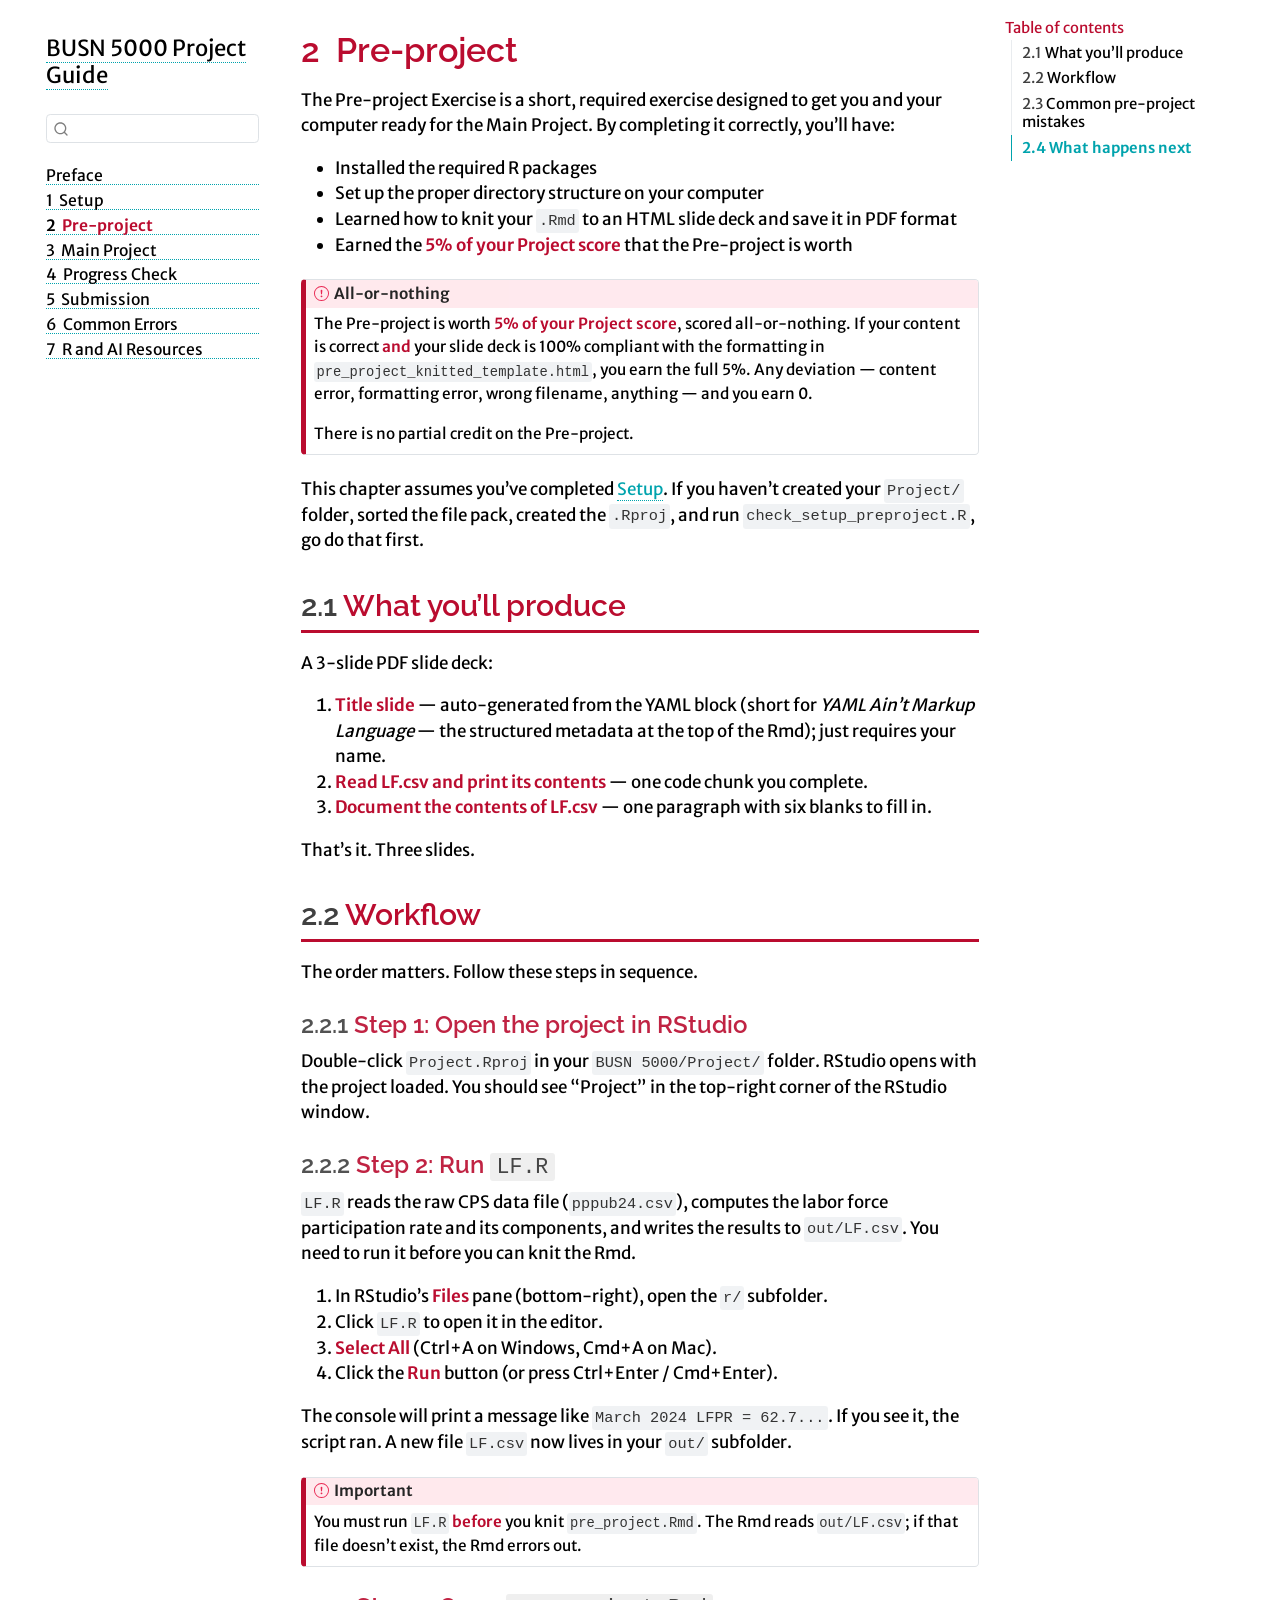
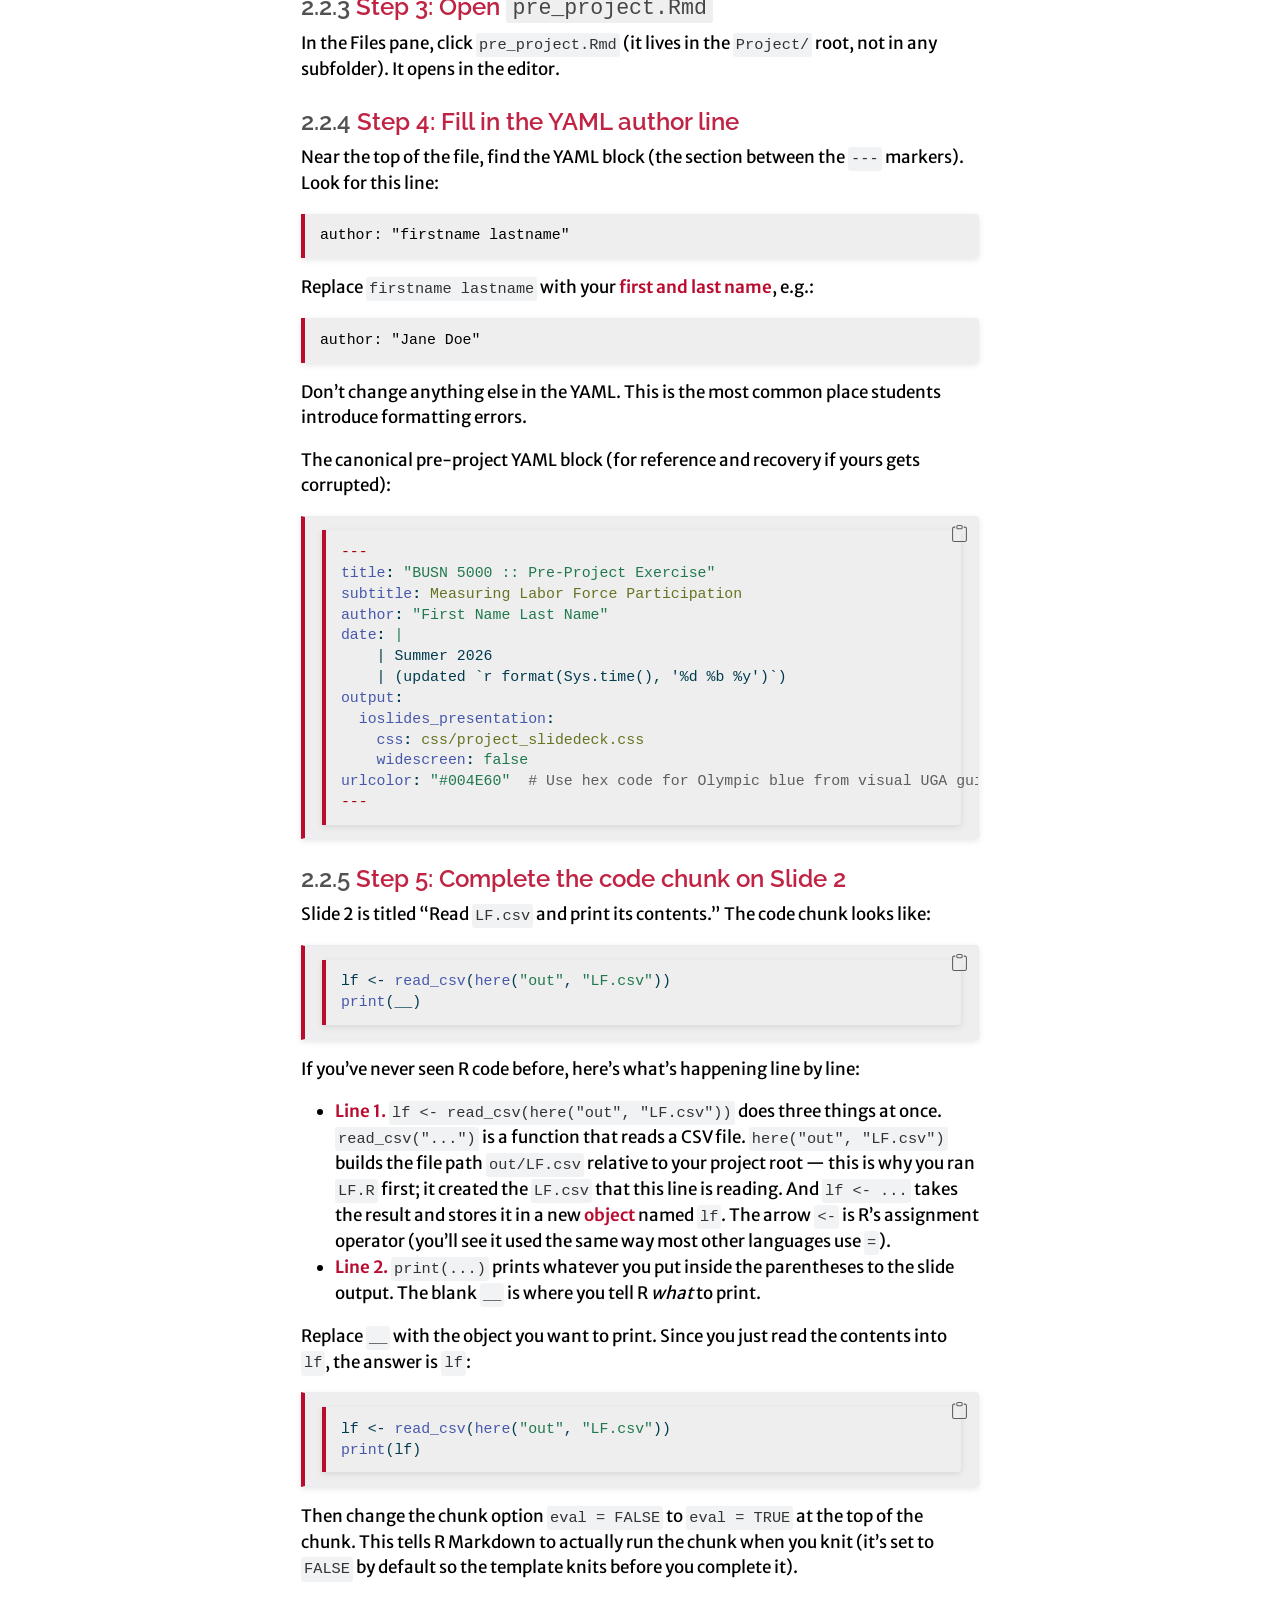
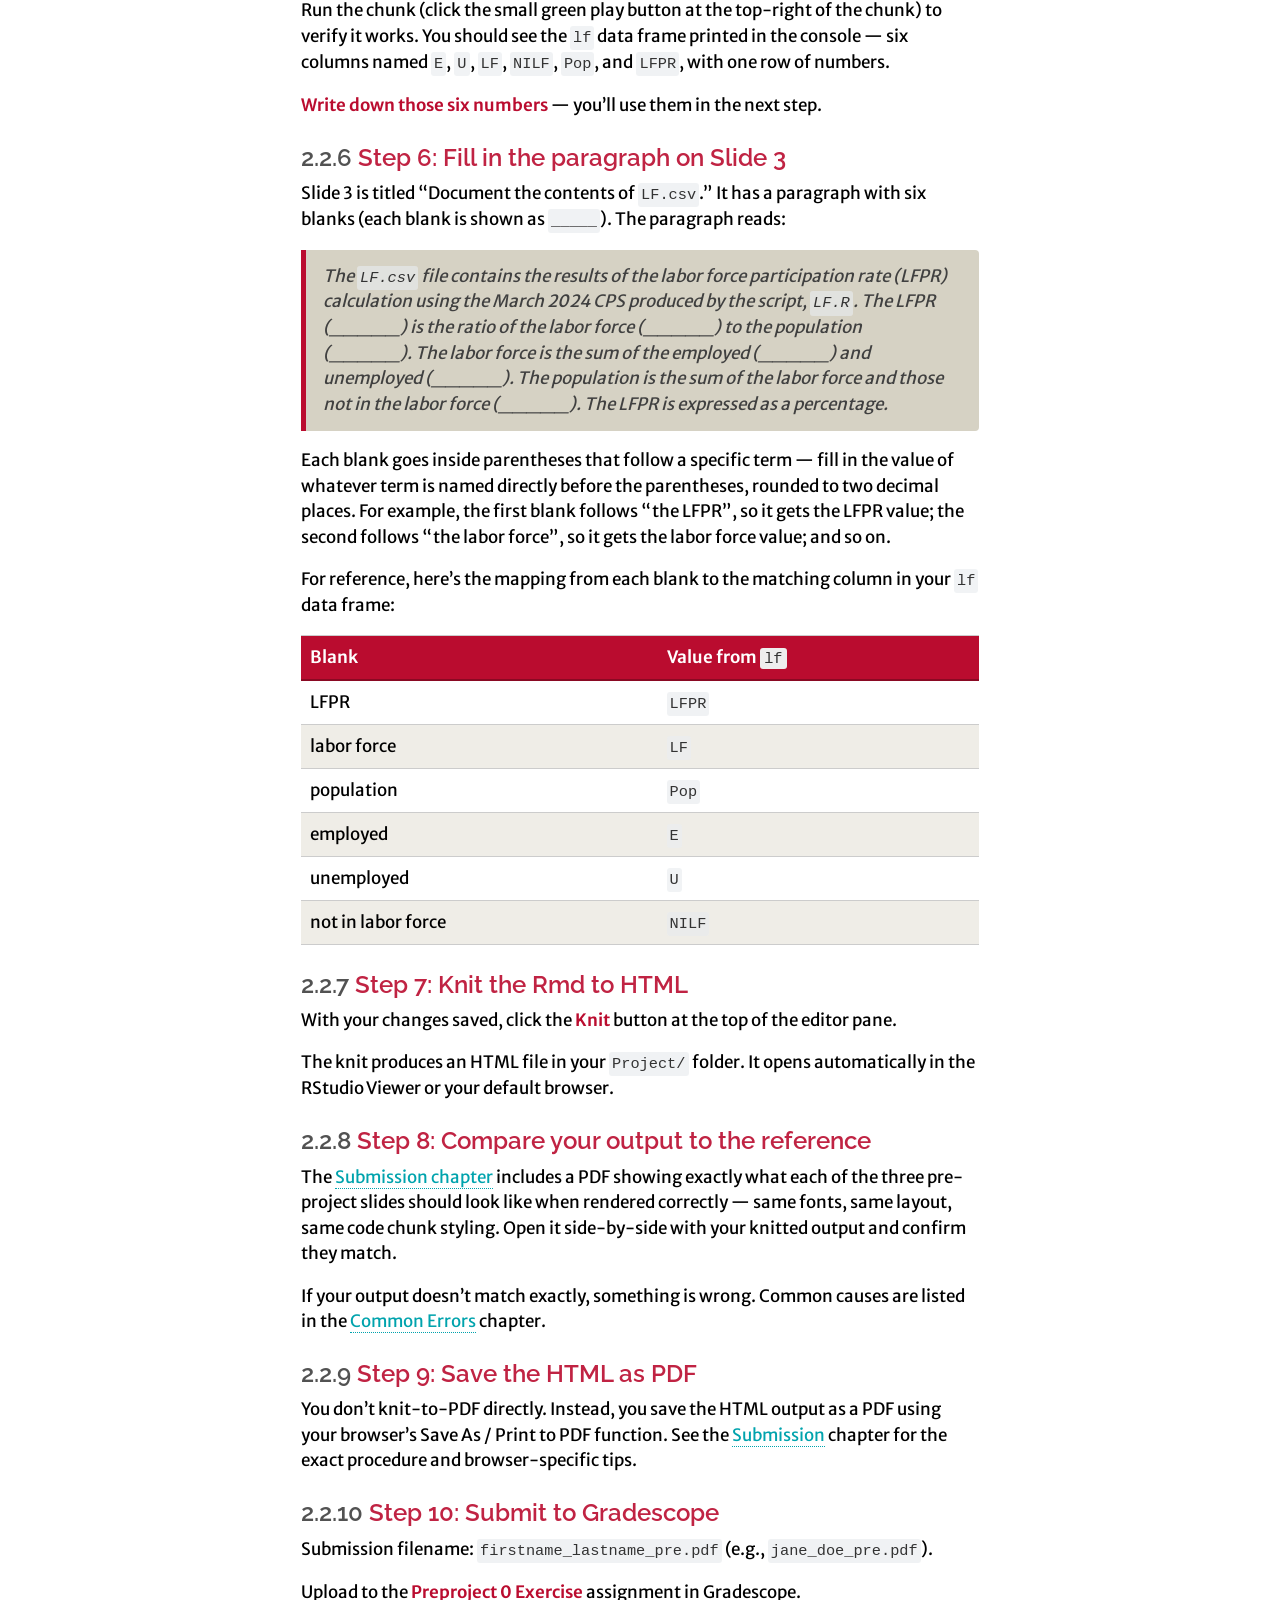
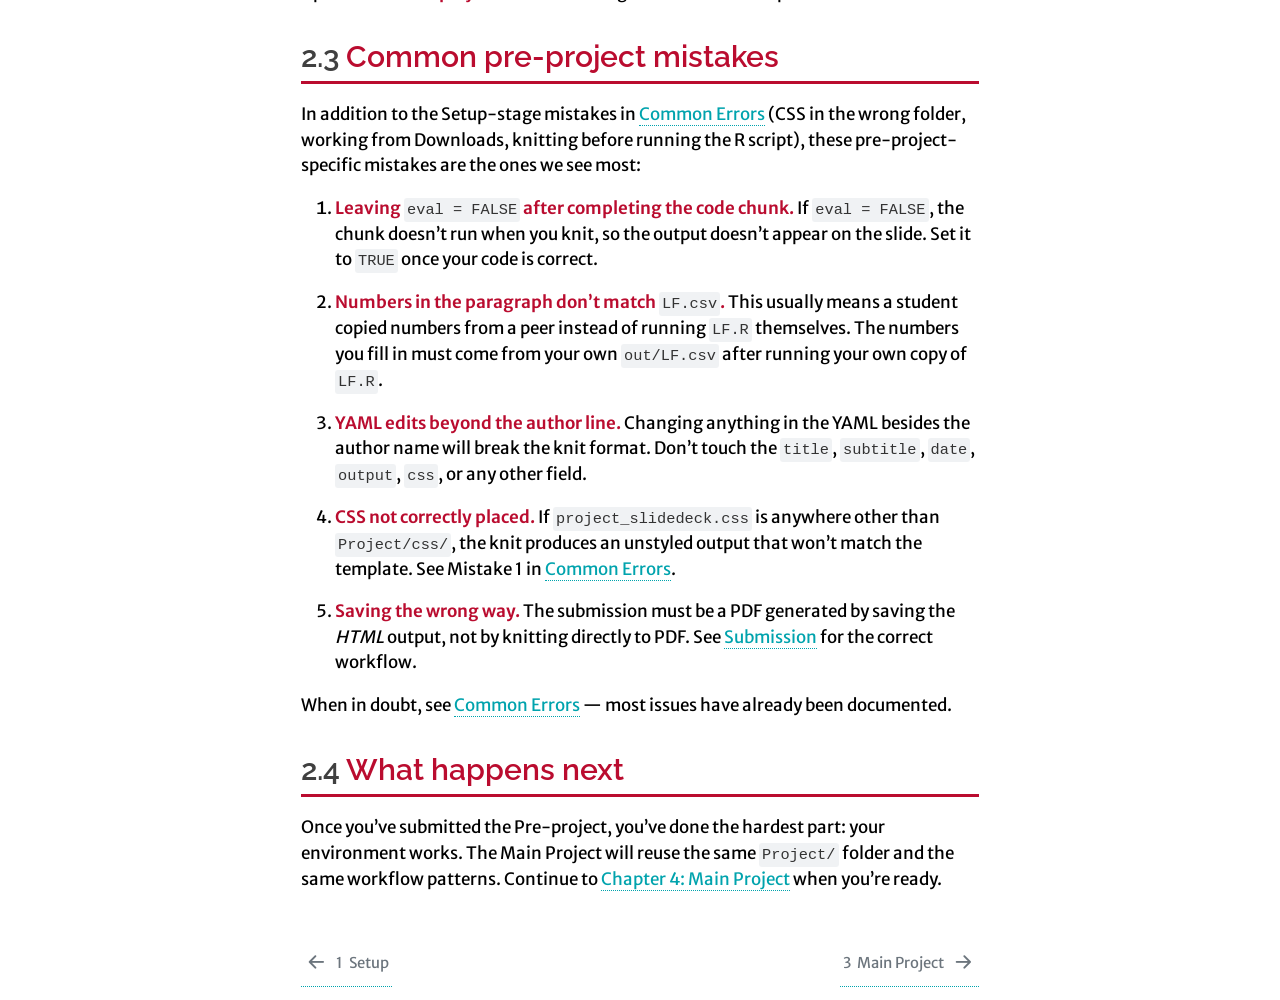
<file: pre-project.html>
<!DOCTYPE html>
<html xmlns="http://www.w3.org/1999/xhtml" lang="en" xml:lang="en"><head>

<meta charset="utf-8">
<meta name="generator" content="quarto-1.9.37">

<meta name="viewport" content="width=device-width, initial-scale=1.0, user-scalable=yes">


<title>2&nbsp; Pre-project – BUSN 5000 Project Guide</title>
<style>
/* Default styles provided by pandoc.
** See https://pandoc.org/MANUAL.html#variables-for-html for config info.
*/
code{white-space: pre-wrap;}
span.smallcaps{font-variant: small-caps;}
div.columns{display: flex; gap: min(4vw, 1.5em);}
div.column{flex: auto; overflow-x: auto;}
div.hanging-indent{margin-left: 1.5em; text-indent: -1.5em;}
ul.task-list{list-style: none;}
ul.task-list li input[type="checkbox"] {
  width: 0.8em;
  margin: 0 0.8em 0.2em -1em; /* quarto-specific, see https://github.com/quarto-dev/quarto-cli/issues/4556 */ 
  vertical-align: middle;
}
/* CSS for syntax highlighting */
html { -webkit-text-size-adjust: 100%; }
pre > code.sourceCode { white-space: pre; position: relative; }
pre > code.sourceCode > span { display: inline-block; line-height: 1.25; }
pre > code.sourceCode > span:empty { height: 1.2em; }
.sourceCode { overflow: visible; }
code.sourceCode > span { color: inherit; text-decoration: inherit; }
div.sourceCode { margin: 1em 0; }
pre.sourceCode { margin: 0; }
@media screen {
div.sourceCode { overflow: auto; }
}
@media print {
pre > code.sourceCode { white-space: pre-wrap; }
pre > code.sourceCode > span { text-indent: -5em; padding-left: 5em; }
}
pre.numberSource code
  { counter-reset: source-line 0; }
pre.numberSource code > span
  { position: relative; left: -4em; counter-increment: source-line; }
pre.numberSource code > span > a:first-child::before
  { content: counter(source-line);
    position: relative; left: -1em; text-align: right; vertical-align: baseline;
    border: none; display: inline-block;
    -webkit-touch-callout: none; -webkit-user-select: none;
    -khtml-user-select: none; -moz-user-select: none;
    -ms-user-select: none; user-select: none;
    padding: 0 4px; width: 4em;
  }
pre.numberSource { margin-left: 3em;  padding-left: 4px; }
div.sourceCode
  {   }
@media screen {
pre > code.sourceCode > span > a:first-child::before { text-decoration: underline; }
}
</style>


<script src="site_libs/quarto-nav/quarto-nav.js"></script>
<script src="site_libs/quarto-nav/headroom.min.js"></script>
<script src="site_libs/clipboard/clipboard.min.js"></script>
<script src="site_libs/quarto-search/autocomplete.umd.js"></script>
<script src="site_libs/quarto-search/fuse.min.js"></script>
<script src="site_libs/quarto-search/quarto-search.js"></script>
<meta name="quarto:offset" content="./">
<link href="./main-project.html" rel="next">
<link href="./setup.html" rel="prev">
<script src="site_libs/quarto-html/quarto.js" type="module"></script>
<script src="site_libs/quarto-html/tabsets/tabsets.js" type="module"></script>
<script src="site_libs/quarto-html/popper.min.js"></script>
<script src="site_libs/quarto-html/tippy.umd.min.js"></script>
<script src="site_libs/quarto-html/anchor.min.js"></script>
<link href="site_libs/quarto-html/tippy.css" rel="stylesheet">
<link href="site_libs/quarto-html/quarto-syntax-highlighting-5ca3f65973bce3c273460425bf7f931a.css" rel="stylesheet" id="quarto-text-highlighting-styles">
<script src="site_libs/bootstrap/bootstrap.min.js"></script>
<link href="site_libs/bootstrap/bootstrap-icons.css" rel="stylesheet">
<link href="site_libs/bootstrap/bootstrap-ca202117ea3d41f23c72a67d39fd22d9.min.css" rel="stylesheet" append-hash="true" id="quarto-bootstrap" data-mode="light">
<script id="quarto-search-options" type="application/json">{
  "location": "sidebar",
  "copy-button": false,
  "collapse-after": 3,
  "panel-placement": "start",
  "type": "textbox",
  "limit": 50,
  "keyboard-shortcut": [
    "f",
    "/",
    "s"
  ],
  "show-item-context": false,
  "language": {
    "search-no-results-text": "No results",
    "search-matching-documents-text": "matching documents",
    "search-copy-link-title": "Copy link to search",
    "search-hide-matches-text": "Hide additional matches",
    "search-more-match-text": "more match in this document",
    "search-more-matches-text": "more matches in this document",
    "search-clear-button-title": "Clear",
    "search-text-placeholder": "",
    "search-detached-cancel-button-title": "Cancel",
    "search-submit-button-title": "Submit",
    "search-label": "Search"
  }
}</script>


</head>

<body class="nav-sidebar floating quarto-light">

<div id="quarto-search-results"></div>
  <header id="quarto-header" class="headroom fixed-top">
  <nav class="quarto-secondary-nav">
    <div class="container-fluid d-flex">
      <button type="button" class="quarto-btn-toggle btn" data-bs-toggle="collapse" role="button" data-bs-target=".quarto-sidebar-collapse-item" aria-controls="quarto-sidebar" aria-expanded="false" aria-label="Toggle sidebar navigation" onclick="if (window.quartoToggleHeadroom) { window.quartoToggleHeadroom(); }">
        <i class="bi bi-layout-text-sidebar-reverse"></i>
      </button>
        <nav class="quarto-page-breadcrumbs" aria-label="breadcrumb"><ol class="breadcrumb"><li class="breadcrumb-item"><a href="./pre-project.html"><span class="chapter-number">2</span>&nbsp; <span class="chapter-title">Pre-project</span></a></li></ol></nav>
        <a class="flex-grow-1" role="navigation" data-bs-toggle="collapse" data-bs-target=".quarto-sidebar-collapse-item" aria-controls="quarto-sidebar" aria-expanded="false" aria-label="Toggle sidebar navigation" onclick="if (window.quartoToggleHeadroom) { window.quartoToggleHeadroom(); }">      
        </a>
      <button type="button" class="btn quarto-search-button" aria-label="Search" onclick="window.quartoOpenSearch();">
        <i class="bi bi-search"></i>
      </button>
    </div>
  </nav>
</header>
<!-- content -->
<div id="quarto-content" class="quarto-container page-columns page-rows-contents page-layout-article">
<!-- sidebar -->
  <nav id="quarto-sidebar" class="sidebar collapse collapse-horizontal quarto-sidebar-collapse-item sidebar-navigation floating overflow-auto">
    <div class="pt-lg-2 mt-2 text-left sidebar-header">
    <div class="sidebar-title mb-0 py-0">
      <a href="./">BUSN 5000 Project Guide</a> 
    </div>
      </div>
        <div class="mt-2 flex-shrink-0 align-items-center">
        <div class="sidebar-search">
        <div id="quarto-search" class="" title="Search"></div>
        </div>
        </div>
    <div class="sidebar-menu-container"> 
    <ul class="list-unstyled mt-1">
        <li class="sidebar-item">
  <div class="sidebar-item-container"> 
  <a href="./index.html" class="sidebar-item-text sidebar-link">
 <span class="menu-text">Preface</span></a>
  </div>
</li>
        <li class="sidebar-item">
  <div class="sidebar-item-container"> 
  <a href="./setup.html" class="sidebar-item-text sidebar-link">
 <span class="menu-text"><span class="chapter-number">1</span>&nbsp; <span class="chapter-title">Setup</span></span></a>
  </div>
</li>
        <li class="sidebar-item">
  <div class="sidebar-item-container"> 
  <a href="./pre-project.html" class="sidebar-item-text sidebar-link active">
 <span class="menu-text"><span class="chapter-number">2</span>&nbsp; <span class="chapter-title">Pre-project</span></span></a>
  </div>
</li>
        <li class="sidebar-item">
  <div class="sidebar-item-container"> 
  <a href="./main-project.html" class="sidebar-item-text sidebar-link">
 <span class="menu-text"><span class="chapter-number">3</span>&nbsp; <span class="chapter-title">Main Project</span></span></a>
  </div>
</li>
        <li class="sidebar-item">
  <div class="sidebar-item-container"> 
  <a href="./progress-check.html" class="sidebar-item-text sidebar-link">
 <span class="menu-text"><span class="chapter-number">4</span>&nbsp; <span class="chapter-title">Progress Check</span></span></a>
  </div>
</li>
        <li class="sidebar-item">
  <div class="sidebar-item-container"> 
  <a href="./submission.html" class="sidebar-item-text sidebar-link">
 <span class="menu-text"><span class="chapter-number">5</span>&nbsp; <span class="chapter-title">Submission</span></span></a>
  </div>
</li>
        <li class="sidebar-item">
  <div class="sidebar-item-container"> 
  <a href="./common-errors.html" class="sidebar-item-text sidebar-link">
 <span class="menu-text"><span class="chapter-number">6</span>&nbsp; <span class="chapter-title">Common Errors</span></span></a>
  </div>
</li>
        <li class="sidebar-item">
  <div class="sidebar-item-container"> 
  <a href="./r-ai-resources.html" class="sidebar-item-text sidebar-link">
 <span class="menu-text"><span class="chapter-number">7</span>&nbsp; <span class="chapter-title">R and AI Resources</span></span></a>
  </div>
</li>
    </ul>
    </div>
</nav>
<div id="quarto-sidebar-glass" class="quarto-sidebar-collapse-item" data-bs-toggle="collapse" data-bs-target=".quarto-sidebar-collapse-item"></div>
<!-- margin-sidebar -->
    <div id="quarto-margin-sidebar" class="sidebar margin-sidebar">
        <nav id="TOC" role="doc-toc" class="toc-active">
    <h2 id="toc-title">Table of contents</h2>
   
  <ul>
  <li><a href="#what-youll-produce" id="toc-what-youll-produce" class="nav-link active" data-scroll-target="#what-youll-produce"><span class="header-section-number">2.1</span> What you’ll produce</a></li>
  <li><a href="#workflow" id="toc-workflow" class="nav-link" data-scroll-target="#workflow"><span class="header-section-number">2.2</span> Workflow</a>
  <ul class="collapse">
  <li><a href="#step-1-open-the-project-in-rstudio" id="toc-step-1-open-the-project-in-rstudio" class="nav-link" data-scroll-target="#step-1-open-the-project-in-rstudio"><span class="header-section-number">2.2.1</span> Step 1: Open the project in RStudio</a></li>
  <li><a href="#step-2-run-lf.r" id="toc-step-2-run-lf.r" class="nav-link" data-scroll-target="#step-2-run-lf.r"><span class="header-section-number">2.2.2</span> Step 2: Run <code>LF.R</code></a></li>
  <li><a href="#step-3-open-pre_project.rmd" id="toc-step-3-open-pre_project.rmd" class="nav-link" data-scroll-target="#step-3-open-pre_project.rmd"><span class="header-section-number">2.2.3</span> Step 3: Open <code>pre_project.Rmd</code></a></li>
  <li><a href="#step-4-fill-in-the-yaml-author-line" id="toc-step-4-fill-in-the-yaml-author-line" class="nav-link" data-scroll-target="#step-4-fill-in-the-yaml-author-line"><span class="header-section-number">2.2.4</span> Step 4: Fill in the YAML author line</a></li>
  <li><a href="#step-5-complete-the-code-chunk-on-slide-2" id="toc-step-5-complete-the-code-chunk-on-slide-2" class="nav-link" data-scroll-target="#step-5-complete-the-code-chunk-on-slide-2"><span class="header-section-number">2.2.5</span> Step 5: Complete the code chunk on Slide 2</a></li>
  <li><a href="#step-6-fill-in-the-paragraph-on-slide-3" id="toc-step-6-fill-in-the-paragraph-on-slide-3" class="nav-link" data-scroll-target="#step-6-fill-in-the-paragraph-on-slide-3"><span class="header-section-number">2.2.6</span> Step 6: Fill in the paragraph on Slide 3</a></li>
  <li><a href="#step-7-knit-the-rmd-to-html" id="toc-step-7-knit-the-rmd-to-html" class="nav-link" data-scroll-target="#step-7-knit-the-rmd-to-html"><span class="header-section-number">2.2.7</span> Step 7: Knit the Rmd to HTML</a></li>
  <li><a href="#step-8-compare-your-output-to-the-reference" id="toc-step-8-compare-your-output-to-the-reference" class="nav-link" data-scroll-target="#step-8-compare-your-output-to-the-reference"><span class="header-section-number">2.2.8</span> Step 8: Compare your output to the reference</a></li>
  <li><a href="#step-9-save-the-html-as-pdf" id="toc-step-9-save-the-html-as-pdf" class="nav-link" data-scroll-target="#step-9-save-the-html-as-pdf"><span class="header-section-number">2.2.9</span> Step 9: Save the HTML as PDF</a></li>
  <li><a href="#step-10-submit-to-gradescope" id="toc-step-10-submit-to-gradescope" class="nav-link" data-scroll-target="#step-10-submit-to-gradescope"><span class="header-section-number">2.2.10</span> Step 10: Submit to Gradescope</a></li>
  </ul></li>
  <li><a href="#common-pre-project-mistakes" id="toc-common-pre-project-mistakes" class="nav-link" data-scroll-target="#common-pre-project-mistakes"><span class="header-section-number">2.3</span> Common pre-project mistakes</a></li>
  <li><a href="#what-happens-next" id="toc-what-happens-next" class="nav-link" data-scroll-target="#what-happens-next"><span class="header-section-number">2.4</span> What happens next</a></li>
  </ul>
</nav>
    </div>
<!-- main -->
<main class="content" id="quarto-document-content">

<header id="title-block-header" class="quarto-title-block default">
<div class="quarto-title">
<h1 class="title"><span class="chapter-number">2</span>&nbsp; <span class="chapter-title">Pre-project</span></h1>
</div>



<div class="quarto-title-meta">

    
  
    
  </div>
  


</header>


<p>The Pre-project Exercise is a short, required exercise designed to get you and your computer ready for the Main Project. By completing it correctly, you’ll have:</p>
<ul>
<li>Installed the required R packages</li>
<li>Set up the proper directory structure on your computer</li>
<li>Learned how to knit your <code>.Rmd</code> to an HTML slide deck and save it in PDF format</li>
<li>Earned the <strong>5% of your Project score</strong> that the Pre-project is worth</li>
</ul>
<div class="callout callout-style-default callout-important callout-titled">
<div class="callout-header d-flex align-content-center">
<div class="callout-icon-container">
<i class="callout-icon"></i>
</div>
<div class="callout-title-container flex-fill">
<span class="screen-reader-only">Important</span>All-or-nothing
</div>
</div>
<div class="callout-body-container callout-body">
<p>The Pre-project is worth <strong>5% of your Project score</strong>, scored all-or-nothing. If your content is correct <strong>and</strong> your slide deck is 100% compliant with the formatting in <code>pre_project_knitted_template.html</code>, you earn the full 5%. Any deviation — content error, formatting error, wrong filename, anything — and you earn 0.</p>
<p>There is no partial credit on the Pre-project.</p>
</div>
</div>
<p>This chapter assumes you’ve completed <a href="./setup.html">Setup</a>. If you haven’t created your <code>Project/</code> folder, sorted the file pack, created the <code>.Rproj</code>, and run <code>check_setup_preproject.R</code>, go do that first.</p>
<section id="what-youll-produce" class="level2" data-number="2.1">
<h2 data-number="2.1" class="anchored" data-anchor-id="what-youll-produce"><span class="header-section-number">2.1</span> What you’ll produce</h2>
<p>A 3-slide PDF slide deck:</p>
<ol type="1">
<li><strong>Title slide</strong> — auto-generated from the YAML block (short for <em>YAML Ain’t Markup Language</em> — the structured metadata at the top of the Rmd); just requires your name.</li>
<li><strong>Read LF.csv and print its contents</strong> — one code chunk you complete.</li>
<li><strong>Document the contents of LF.csv</strong> — one paragraph with six blanks to fill in.</li>
</ol>
<p>That’s it. Three slides.</p>
</section>
<section id="workflow" class="level2" data-number="2.2">
<h2 data-number="2.2" class="anchored" data-anchor-id="workflow"><span class="header-section-number">2.2</span> Workflow</h2>
<p>The order matters. Follow these steps in sequence.</p>
<section id="step-1-open-the-project-in-rstudio" class="level3" data-number="2.2.1">
<h3 data-number="2.2.1" class="anchored" data-anchor-id="step-1-open-the-project-in-rstudio"><span class="header-section-number">2.2.1</span> Step 1: Open the project in RStudio</h3>
<p>Double-click <code>Project.Rproj</code> in your <code>BUSN 5000/Project/</code> folder. RStudio opens with the project loaded. You should see “Project” in the top-right corner of the RStudio window.</p>
</section>
<section id="step-2-run-lf.r" class="level3" data-number="2.2.2">
<h3 data-number="2.2.2" class="anchored" data-anchor-id="step-2-run-lf.r"><span class="header-section-number">2.2.2</span> Step 2: Run <code>LF.R</code></h3>
<p><code>LF.R</code> reads the raw CPS data file (<code>pppub24.csv</code>), computes the labor force participation rate and its components, and writes the results to <code>out/LF.csv</code>. You need to run it before you can knit the Rmd.</p>
<ol type="1">
<li>In RStudio’s <strong>Files</strong> pane (bottom-right), open the <code>r/</code> subfolder.</li>
<li>Click <strong><code>LF.R</code></strong> to open it in the editor.</li>
<li><strong>Select All</strong> (Ctrl+A on Windows, Cmd+A on Mac).</li>
<li>Click the <strong>Run</strong> button (or press Ctrl+Enter / Cmd+Enter).</li>
</ol>
<p>The console will print a message like <code>March 2024 LFPR = 62.7...</code>. If you see it, the script ran. A new file <code>LF.csv</code> now lives in your <code>out/</code> subfolder.</p>
<div class="callout callout-style-default callout-important callout-titled">
<div class="callout-header d-flex align-content-center">
<div class="callout-icon-container">
<i class="callout-icon"></i>
</div>
<div class="callout-title-container flex-fill">
Important
</div>
</div>
<div class="callout-body-container callout-body">
<p>You must run <code>LF.R</code> <strong>before</strong> you knit <code>pre_project.Rmd</code>. The Rmd reads <code>out/LF.csv</code>; if that file doesn’t exist, the Rmd errors out.</p>
</div>
</div>
</section>
<section id="step-3-open-pre_project.rmd" class="level3" data-number="2.2.3">
<h3 data-number="2.2.3" class="anchored" data-anchor-id="step-3-open-pre_project.rmd"><span class="header-section-number">2.2.3</span> Step 3: Open <code>pre_project.Rmd</code></h3>
<p>In the Files pane, click <code>pre_project.Rmd</code> (it lives in the <code>Project/</code> root, not in any subfolder). It opens in the editor.</p>
</section>
<section id="step-4-fill-in-the-yaml-author-line" class="level3" data-number="2.2.4">
<h3 data-number="2.2.4" class="anchored" data-anchor-id="step-4-fill-in-the-yaml-author-line"><span class="header-section-number">2.2.4</span> Step 4: Fill in the YAML author line</h3>
<p>Near the top of the file, find the YAML block (the section between the <code>---</code> markers). Look for this line:</p>
<pre><code>author: "firstname lastname"</code></pre>
<p>Replace <code>firstname lastname</code> with your <strong>first and last name</strong>, e.g.:</p>
<pre><code>author: "Jane Doe"</code></pre>
<p>Don’t change anything else in the YAML. This is the most common place students introduce formatting errors.</p>
<p>The canonical pre-project YAML block (for reference and recovery if yours gets corrupted):</p>
<div class="code-copy-outer-scaffold"><div class="sourceCode" id="cb3"><pre class="sourceCode yaml code-with-copy"><code class="sourceCode yaml"><span id="cb3-1"><a href="#cb3-1" aria-hidden="true" tabindex="-1"></a><span class="pp">---</span></span>
<span id="cb3-2"><a href="#cb3-2" aria-hidden="true" tabindex="-1"></a><span class="fu">title</span><span class="kw">:</span><span class="at"> </span><span class="st">"BUSN 5000 :: Pre-Project Exercise"</span></span>
<span id="cb3-3"><a href="#cb3-3" aria-hidden="true" tabindex="-1"></a><span class="fu">subtitle</span><span class="kw">:</span><span class="at"> Measuring Labor Force Participation</span></span>
<span id="cb3-4"><a href="#cb3-4" aria-hidden="true" tabindex="-1"></a><span class="fu">author</span><span class="kw">:</span><span class="at"> </span><span class="st">"First Name Last Name"</span></span>
<span id="cb3-5"><a href="#cb3-5" aria-hidden="true" tabindex="-1"></a><span class="fu">date</span><span class="kw">: </span><span class="ch">|</span></span>
<span id="cb3-6"><a href="#cb3-6" aria-hidden="true" tabindex="-1"></a>    | Summer 2026</span>
<span id="cb3-7"><a href="#cb3-7" aria-hidden="true" tabindex="-1"></a>    | (updated `r format(Sys.time(), '%d %b %y')`)</span>
<span id="cb3-8"><a href="#cb3-8" aria-hidden="true" tabindex="-1"></a><span class="fu">output</span><span class="kw">:</span></span>
<span id="cb3-9"><a href="#cb3-9" aria-hidden="true" tabindex="-1"></a><span class="at">  </span><span class="fu">ioslides_presentation</span><span class="kw">:</span></span>
<span id="cb3-10"><a href="#cb3-10" aria-hidden="true" tabindex="-1"></a><span class="at">    </span><span class="fu">css</span><span class="kw">:</span><span class="at"> css/project_slidedeck.css</span></span>
<span id="cb3-11"><a href="#cb3-11" aria-hidden="true" tabindex="-1"></a><span class="at">    </span><span class="fu">widescreen</span><span class="kw">:</span><span class="at"> </span><span class="ch">false</span></span>
<span id="cb3-12"><a href="#cb3-12" aria-hidden="true" tabindex="-1"></a><span class="fu">urlcolor</span><span class="kw">:</span><span class="at"> </span><span class="st">"#004E60"</span><span class="co">  # Use hex code for Olympic blue from visual UGA guide</span></span>
<span id="cb3-13"><a href="#cb3-13" aria-hidden="true" tabindex="-1"></a><span class="pp">---</span></span></code></pre></div><button title="Copy to Clipboard" class="code-copy-button"><i class="bi"></i></button></div>
</section>
<section id="step-5-complete-the-code-chunk-on-slide-2" class="level3" data-number="2.2.5">
<h3 data-number="2.2.5" class="anchored" data-anchor-id="step-5-complete-the-code-chunk-on-slide-2"><span class="header-section-number">2.2.5</span> Step 5: Complete the code chunk on Slide 2</h3>
<p>Slide 2 is titled “Read <code>LF.csv</code> and print its contents.” The code chunk looks like:</p>
<div class="code-copy-outer-scaffold"><div class="sourceCode" id="cb4"><pre class="sourceCode r code-with-copy"><code class="sourceCode r"><span id="cb4-1"><a href="#cb4-1" aria-hidden="true" tabindex="-1"></a>lf <span class="ot">&lt;-</span> <span class="fu">read_csv</span>(<span class="fu">here</span>(<span class="st">"out"</span>, <span class="st">"LF.csv"</span>))</span>
<span id="cb4-2"><a href="#cb4-2" aria-hidden="true" tabindex="-1"></a><span class="fu">print</span>(__)</span></code></pre></div><button title="Copy to Clipboard" class="code-copy-button"><i class="bi"></i></button></div>
<p>If you’ve never seen R code before, here’s what’s happening line by line:</p>
<ul>
<li><strong>Line 1.</strong> <code>lf &lt;- read_csv(here("out", "LF.csv"))</code> does three things at once. <code>read_csv("...")</code> is a function that reads a CSV file. <code>here("out", "LF.csv")</code> builds the file path <code>out/LF.csv</code> relative to your project root — this is why you ran <code>LF.R</code> first; it created the <code>LF.csv</code> that this line is reading. And <code>lf &lt;- ...</code> takes the result and stores it in a new <strong>object</strong> named <code>lf</code>. The arrow <code>&lt;-</code> is R’s assignment operator (you’ll see it used the same way most other languages use <code>=</code>).</li>
<li><strong>Line 2.</strong> <code>print(...)</code> prints whatever you put inside the parentheses to the slide output. The blank <code>__</code> is where you tell R <em>what</em> to print.</li>
</ul>
<p>Replace <code>__</code> with the object you want to print. Since you just read the contents into <code>lf</code>, the answer is <strong><code>lf</code></strong>:</p>
<div class="code-copy-outer-scaffold"><div class="sourceCode" id="cb5"><pre class="sourceCode r code-with-copy"><code class="sourceCode r"><span id="cb5-1"><a href="#cb5-1" aria-hidden="true" tabindex="-1"></a>lf <span class="ot">&lt;-</span> <span class="fu">read_csv</span>(<span class="fu">here</span>(<span class="st">"out"</span>, <span class="st">"LF.csv"</span>))</span>
<span id="cb5-2"><a href="#cb5-2" aria-hidden="true" tabindex="-1"></a><span class="fu">print</span>(lf)</span></code></pre></div><button title="Copy to Clipboard" class="code-copy-button"><i class="bi"></i></button></div>
<p>Then change the chunk option <code>eval = FALSE</code> to <code>eval = TRUE</code> at the top of the chunk. This tells R Markdown to actually run the chunk when you knit (it’s set to <code>FALSE</code> by default so the template knits before you complete it).</p>
<p>Run the chunk (click the small green play button at the top-right of the chunk) to verify it works. You should see the <code>lf</code> data frame printed in the console — six columns named <code>E</code>, <code>U</code>, <code>LF</code>, <code>NILF</code>, <code>Pop</code>, and <code>LFPR</code>, with one row of numbers.</p>
<p><strong>Write down those six numbers</strong> — you’ll use them in the next step.</p>
</section>
<section id="step-6-fill-in-the-paragraph-on-slide-3" class="level3" data-number="2.2.6">
<h3 data-number="2.2.6" class="anchored" data-anchor-id="step-6-fill-in-the-paragraph-on-slide-3"><span class="header-section-number">2.2.6</span> Step 6: Fill in the paragraph on Slide 3</h3>
<p>Slide 3 is titled “Document the contents of <code>LF.csv</code>.” It has a paragraph with six blanks (each blank is shown as <code>_____</code>). The paragraph reads:</p>
<blockquote class="blockquote">
<p>The <code>LF.csv</code> file contains the results of the labor force participation rate (LFPR) calculation using the March 2024 CPS produced by the script, <code>LF.R</code>. The LFPR (_____) is the ratio of the labor force (_____) to the population (_____). The labor force is the sum of the employed (_____) and unemployed (_____). The population is the sum of the labor force and those not in the labor force (_____). The LFPR is expressed as a percentage.</p>
</blockquote>
<p>Each blank goes inside parentheses that follow a specific term — fill in the value of whatever term is named directly before the parentheses, rounded to two decimal places. For example, the first blank follows “the LFPR”, so it gets the LFPR value; the second follows “the labor force”, so it gets the labor force value; and so on.</p>
<p>For reference, here’s the mapping from each blank to the matching column in your <code>lf</code> data frame:</p>
<table class="caption-top table">
<thead>
<tr class="header">
<th>Blank</th>
<th>Value from <code>lf</code></th>
</tr>
</thead>
<tbody>
<tr class="odd">
<td>LFPR</td>
<td><code>LFPR</code></td>
</tr>
<tr class="even">
<td>labor force</td>
<td><code>LF</code></td>
</tr>
<tr class="odd">
<td>population</td>
<td><code>Pop</code></td>
</tr>
<tr class="even">
<td>employed</td>
<td><code>E</code></td>
</tr>
<tr class="odd">
<td>unemployed</td>
<td><code>U</code></td>
</tr>
<tr class="even">
<td>not in labor force</td>
<td><code>NILF</code></td>
</tr>
</tbody>
</table>
</section>
<section id="step-7-knit-the-rmd-to-html" class="level3" data-number="2.2.7">
<h3 data-number="2.2.7" class="anchored" data-anchor-id="step-7-knit-the-rmd-to-html"><span class="header-section-number">2.2.7</span> Step 7: Knit the Rmd to HTML</h3>
<p>With your changes saved, click the <strong>Knit</strong> button at the top of the editor pane.</p>
<p>The knit produces an HTML file in your <code>Project/</code> folder. It opens automatically in the RStudio Viewer or your default browser.</p>
</section>
<section id="step-8-compare-your-output-to-the-reference" class="level3" data-number="2.2.8">
<h3 data-number="2.2.8" class="anchored" data-anchor-id="step-8-compare-your-output-to-the-reference"><span class="header-section-number">2.2.8</span> Step 8: Compare your output to the reference</h3>
<p>The <a href="./submission.html">Submission chapter</a> includes a PDF showing exactly what each of the three pre-project slides should look like when rendered correctly — same fonts, same layout, same code chunk styling. Open it side-by-side with your knitted output and confirm they match.</p>
<p>If your output doesn’t match exactly, something is wrong. Common causes are listed in the <a href="./common-errors.html">Common Errors</a> chapter.</p>
</section>
<section id="step-9-save-the-html-as-pdf" class="level3" data-number="2.2.9">
<h3 data-number="2.2.9" class="anchored" data-anchor-id="step-9-save-the-html-as-pdf"><span class="header-section-number">2.2.9</span> Step 9: Save the HTML as PDF</h3>
<p>You don’t knit-to-PDF directly. Instead, you save the HTML output as a PDF using your browser’s Save As / Print to PDF function. See the <a href="./submission.html">Submission</a> chapter for the exact procedure and browser-specific tips.</p>
</section>
<section id="step-10-submit-to-gradescope" class="level3" data-number="2.2.10">
<h3 data-number="2.2.10" class="anchored" data-anchor-id="step-10-submit-to-gradescope"><span class="header-section-number">2.2.10</span> Step 10: Submit to Gradescope</h3>
<p>Submission filename: <strong><code>firstname_lastname_pre.pdf</code></strong> (e.g., <code>jane_doe_pre.pdf</code>).</p>
<p>Upload to the <strong>Preproject 0 Exercise</strong> assignment in Gradescope.</p>
</section>
</section>
<section id="common-pre-project-mistakes" class="level2" data-number="2.3">
<h2 data-number="2.3" class="anchored" data-anchor-id="common-pre-project-mistakes"><span class="header-section-number">2.3</span> Common pre-project mistakes</h2>
<p>In addition to the Setup-stage mistakes in <a href="./common-errors.html">Common Errors</a> (CSS in the wrong folder, working from Downloads, knitting before running the R script), these pre-project-specific mistakes are the ones we see most:</p>
<ol type="1">
<li><p><strong>Leaving <code>eval = FALSE</code> after completing the code chunk.</strong> If <code>eval = FALSE</code>, the chunk doesn’t run when you knit, so the output doesn’t appear on the slide. Set it to <code>TRUE</code> once your code is correct.</p></li>
<li><p><strong>Numbers in the paragraph don’t match <code>LF.csv</code>.</strong> This usually means a student copied numbers from a peer instead of running <code>LF.R</code> themselves. The numbers you fill in must come from your own <code>out/LF.csv</code> after running your own copy of <code>LF.R</code>.</p></li>
<li><p><strong>YAML edits beyond the author line.</strong> Changing anything in the YAML besides the author name will break the knit format. Don’t touch the <code>title</code>, <code>subtitle</code>, <code>date</code>, <code>output</code>, <code>css</code>, or any other field.</p></li>
<li><p><strong>CSS not correctly placed.</strong> If <code>project_slidedeck.css</code> is anywhere other than <code>Project/css/</code>, the knit produces an unstyled output that won’t match the template. See Mistake 1 in <a href="./common-errors.html">Common Errors</a>.</p></li>
<li><p><strong>Saving the wrong way.</strong> The submission must be a PDF generated by saving the <em>HTML</em> output, not by knitting directly to PDF. See <a href="./submission.html">Submission</a> for the correct workflow.</p></li>
</ol>
<p>When in doubt, see <a href="./common-errors.html">Common Errors</a> — most issues have already been documented.</p>
</section>
<section id="what-happens-next" class="level2" data-number="2.4">
<h2 data-number="2.4" class="anchored" data-anchor-id="what-happens-next"><span class="header-section-number">2.4</span> What happens next</h2>
<p>Once you’ve submitted the Pre-project, you’ve done the hardest part: your environment works. The Main Project will reuse the same <code>Project/</code> folder and the same workflow patterns. Continue to <a href="./main-project.html">Chapter 4: Main Project</a> when you’re ready.</p>


</section>

</main> <!-- /main -->
<script id="quarto-html-after-body" type="application/javascript">
  window.document.addEventListener("DOMContentLoaded", function (event) {
    const icon = "";
    const anchorJS = new window.AnchorJS();
    anchorJS.options = {
      placement: 'right',
      icon: icon
    };
    anchorJS.add('.anchored');
    const isCodeAnnotation = (el) => {
      for (const clz of el.classList) {
        if (clz.startsWith('code-annotation-')) {                     
          return true;
        }
      }
      return false;
    }
    const onCopySuccess = function(e) {
      // button target
      const button = e.trigger;
      // don't keep focus
      button.blur();
      // flash "checked"
      button.classList.add('code-copy-button-checked');
      var currentTitle = button.getAttribute("title");
      button.setAttribute("title", "Copied!");
      let tooltip;
      if (window.bootstrap) {
        button.setAttribute("data-bs-toggle", "tooltip");
        button.setAttribute("data-bs-placement", "left");
        button.setAttribute("data-bs-title", "Copied!");
        tooltip = new bootstrap.Tooltip(button, 
          { trigger: "manual", 
            customClass: "code-copy-button-tooltip",
            offset: [0, -8]});
        tooltip.show();    
      }
      setTimeout(function() {
        if (tooltip) {
          tooltip.hide();
          button.removeAttribute("data-bs-title");
          button.removeAttribute("data-bs-toggle");
          button.removeAttribute("data-bs-placement");
        }
        button.setAttribute("title", currentTitle);
        button.classList.remove('code-copy-button-checked');
      }, 1000);
      // clear code selection
      e.clearSelection();
    }
    const getTextToCopy = function(trigger) {
      const outerScaffold = trigger.parentElement.cloneNode(true);
      const codeEl = outerScaffold.querySelector('code');
      for (const childEl of codeEl.children) {
        if (isCodeAnnotation(childEl)) {
          childEl.remove();
        }
      }
      return codeEl.innerText;
    }
    const clipboard = new window.ClipboardJS('.code-copy-button:not([data-in-quarto-modal])', {
      text: getTextToCopy
    });
    clipboard.on('success', onCopySuccess);
    if (window.document.getElementById('quarto-embedded-source-code-modal')) {
      const clipboardModal = new window.ClipboardJS('.code-copy-button[data-in-quarto-modal]', {
        text: getTextToCopy,
        container: window.document.getElementById('quarto-embedded-source-code-modal')
      });
      clipboardModal.on('success', onCopySuccess);
    }
      var localhostRegex = new RegExp(/^(?:http|https):\/\/localhost\:?[0-9]*\//);
      var mailtoRegex = new RegExp(/^mailto:/);
        var filterRegex = new RegExp('/' + window.location.host + '/');
      var isInternal = (href) => {
          return filterRegex.test(href) || localhostRegex.test(href) || mailtoRegex.test(href);
      }
      // Inspect non-navigation links and adorn them if external
     var links = window.document.querySelectorAll('a[href]:not(.nav-link):not(.navbar-brand):not(.toc-action):not(.sidebar-link):not(.sidebar-item-toggle):not(.pagination-link):not(.no-external):not([aria-hidden]):not(.dropdown-item):not(.quarto-navigation-tool):not(.about-link)');
      for (var i=0; i<links.length; i++) {
        const link = links[i];
        if (!isInternal(link.href)) {
          // undo the damage that might have been done by quarto-nav.js in the case of
          // links that we want to consider external
          if (link.dataset.originalHref !== undefined) {
            link.href = link.dataset.originalHref;
          }
        }
      }
    function tippyHover(el, contentFn, onTriggerFn, onUntriggerFn) {
      const config = {
        allowHTML: true,
        maxWidth: 500,
        delay: 100,
        arrow: false,
        appendTo: function(el) {
            return el.parentElement;
        },
        interactive: true,
        interactiveBorder: 10,
        theme: 'quarto',
        placement: 'bottom-start',
      };
      if (contentFn) {
        config.content = contentFn;
      }
      if (onTriggerFn) {
        config.onTrigger = onTriggerFn;
      }
      if (onUntriggerFn) {
        config.onUntrigger = onUntriggerFn;
      }
      window.tippy(el, config); 
    }
    const noterefs = window.document.querySelectorAll('a[role="doc-noteref"]');
    for (var i=0; i<noterefs.length; i++) {
      const ref = noterefs[i];
      tippyHover(ref, function() {
        // use id or data attribute instead here
        let href = ref.getAttribute('data-footnote-href') || ref.getAttribute('href');
        try { href = new URL(href).hash; } catch {}
        const id = href.replace(/^#\/?/, "");
        const note = window.document.getElementById(id);
        if (note) {
          return note.innerHTML;
        } else {
          return "";
        }
      });
    }
    const xrefs = window.document.querySelectorAll('a.quarto-xref');
    const processXRef = (id, note) => {
      // Strip column container classes
      const stripColumnClz = (el) => {
        el.classList.remove("page-full", "page-columns");
        if (el.children) {
          for (const child of el.children) {
            stripColumnClz(child);
          }
        }
      }
      stripColumnClz(note)
      if (id === null || id.startsWith('sec-')) {
        // Special case sections, only their first couple elements
        const container = document.createElement("div");
        if (note.children && note.children.length > 2) {
          container.appendChild(note.children[0].cloneNode(true));
          for (let i = 1; i < note.children.length; i++) {
            const child = note.children[i];
            if (child.tagName === "P" && child.innerText === "") {
              continue;
            } else {
              container.appendChild(child.cloneNode(true));
              break;
            }
          }
          if (window.Quarto?.typesetMath) {
            window.Quarto.typesetMath(container);
          }
          return container.innerHTML
        } else {
          if (window.Quarto?.typesetMath) {
            window.Quarto.typesetMath(note);
          }
          return note.innerHTML;
        }
      } else {
        // Remove any anchor links if they are present
        const anchorLink = note.querySelector('a.anchorjs-link');
        if (anchorLink) {
          anchorLink.remove();
        }
        if (window.Quarto?.typesetMath) {
          window.Quarto.typesetMath(note);
        }
        if (note.classList.contains("callout")) {
          return note.outerHTML;
        } else {
          return note.innerHTML;
        }
      }
    }
    for (var i=0; i<xrefs.length; i++) {
      const xref = xrefs[i];
      tippyHover(xref, undefined, function(instance) {
        instance.disable();
        let url = xref.getAttribute('href');
        let hash = undefined; 
        if (url.startsWith('#')) {
          hash = url;
        } else {
          try { hash = new URL(url).hash; } catch {}
        }
        if (hash) {
          const id = hash.replace(/^#\/?/, "");
          const note = window.document.getElementById(id);
          if (note !== null) {
            try {
              const html = processXRef(id, note.cloneNode(true));
              instance.setContent(html);
            } finally {
              instance.enable();
              instance.show();
            }
          } else {
            // See if we can fetch this
            fetch(url.split('#')[0])
            .then(res => res.text())
            .then(html => {
              const parser = new DOMParser();
              const htmlDoc = parser.parseFromString(html, "text/html");
              const note = htmlDoc.getElementById(id);
              if (note !== null) {
                const html = processXRef(id, note);
                instance.setContent(html);
              } 
            }).finally(() => {
              instance.enable();
              instance.show();
            });
          }
        } else {
          // See if we can fetch a full url (with no hash to target)
          // This is a special case and we should probably do some content thinning / targeting
          fetch(url)
          .then(res => res.text())
          .then(html => {
            const parser = new DOMParser();
            const htmlDoc = parser.parseFromString(html, "text/html");
            const note = htmlDoc.querySelector('main.content');
            if (note !== null) {
              // This should only happen for chapter cross references
              // (since there is no id in the URL)
              // remove the first header
              if (note.children.length > 0 && note.children[0].tagName === "HEADER") {
                note.children[0].remove();
              }
              const html = processXRef(null, note);
              instance.setContent(html);
            } 
          }).finally(() => {
            instance.enable();
            instance.show();
          });
        }
      }, function(instance) {
      });
    }
        let selectedAnnoteEl;
        const selectorForAnnotation = ( cell, annotation) => {
          let cellAttr = 'data-code-cell="' + cell + '"';
          let lineAttr = 'data-code-annotation="' +  annotation + '"';
          const selector = 'span[' + cellAttr + '][' + lineAttr + ']';
          return selector;
        }
        const selectCodeLines = (annoteEl) => {
          const doc = window.document;
          const targetCell = annoteEl.getAttribute("data-target-cell");
          const targetAnnotation = annoteEl.getAttribute("data-target-annotation");
          const annoteSpan = window.document.querySelector(selectorForAnnotation(targetCell, targetAnnotation));
          const lines = annoteSpan.getAttribute("data-code-lines").split(",");
          const lineIds = lines.map((line) => {
            return targetCell + "-" + line;
          })
          let top = null;
          let height = null;
          let parent = null;
          if (lineIds.length > 0) {
              //compute the position of the single el (top and bottom and make a div)
              const el = window.document.getElementById(lineIds[0]);
              top = el.offsetTop;
              height = el.offsetHeight;
              parent = el.parentElement.parentElement;
            if (lineIds.length > 1) {
              const lastEl = window.document.getElementById(lineIds[lineIds.length - 1]);
              const bottom = lastEl.offsetTop + lastEl.offsetHeight;
              height = bottom - top;
            }
            if (top !== null && height !== null && parent !== null) {
              // cook up a div (if necessary) and position it 
              let div = window.document.getElementById("code-annotation-line-highlight");
              if (div === null) {
                div = window.document.createElement("div");
                div.setAttribute("id", "code-annotation-line-highlight");
                div.style.position = 'absolute';
                parent.appendChild(div);
              }
              div.style.top = top - 2 + "px";
              div.style.height = height + 4 + "px";
              div.style.left = 0;
              let gutterDiv = window.document.getElementById("code-annotation-line-highlight-gutter");
              if (gutterDiv === null) {
                gutterDiv = window.document.createElement("div");
                gutterDiv.setAttribute("id", "code-annotation-line-highlight-gutter");
                gutterDiv.style.position = 'absolute';
                const codeCell = window.document.getElementById(targetCell);
                const gutter = codeCell.querySelector('.code-annotation-gutter');
                gutter.appendChild(gutterDiv);
              }
              gutterDiv.style.top = top - 2 + "px";
              gutterDiv.style.height = height + 4 + "px";
            }
            selectedAnnoteEl = annoteEl;
          }
        };
        const unselectCodeLines = () => {
          const elementsIds = ["code-annotation-line-highlight", "code-annotation-line-highlight-gutter"];
          elementsIds.forEach((elId) => {
            const div = window.document.getElementById(elId);
            if (div) {
              div.remove();
            }
          });
          selectedAnnoteEl = undefined;
        };
          // Handle positioning of the toggle
      window.addEventListener(
        "resize",
        throttle(() => {
          elRect = undefined;
          if (selectedAnnoteEl) {
            selectCodeLines(selectedAnnoteEl);
          }
        }, 10)
      );
      function throttle(fn, ms) {
      let throttle = false;
      let timer;
        return (...args) => {
          if(!throttle) { // first call gets through
              fn.apply(this, args);
              throttle = true;
          } else { // all the others get throttled
              if(timer) clearTimeout(timer); // cancel #2
              timer = setTimeout(() => {
                fn.apply(this, args);
                timer = throttle = false;
              }, ms);
          }
        };
      }
        // Attach click handler to the DT
        const annoteDls = window.document.querySelectorAll('dt[data-target-cell]');
        for (const annoteDlNode of annoteDls) {
          annoteDlNode.addEventListener('click', (event) => {
            const clickedEl = event.target;
            if (clickedEl !== selectedAnnoteEl) {
              unselectCodeLines();
              const activeEl = window.document.querySelector('dt[data-target-cell].code-annotation-active');
              if (activeEl) {
                activeEl.classList.remove('code-annotation-active');
              }
              selectCodeLines(clickedEl);
              clickedEl.classList.add('code-annotation-active');
            } else {
              // Unselect the line
              unselectCodeLines();
              clickedEl.classList.remove('code-annotation-active');
            }
          });
        }
    const findCites = (el) => {
      const parentEl = el.parentElement;
      if (parentEl) {
        const cites = parentEl.dataset.cites;
        if (cites) {
          return {
            el,
            cites: cites.split(' ')
          };
        } else {
          return findCites(el.parentElement)
        }
      } else {
        return undefined;
      }
    };
    var bibliorefs = window.document.querySelectorAll('a[role="doc-biblioref"]');
    for (var i=0; i<bibliorefs.length; i++) {
      const ref = bibliorefs[i];
      const citeInfo = findCites(ref);
      if (citeInfo) {
        tippyHover(citeInfo.el, function() {
          var popup = window.document.createElement('div');
          citeInfo.cites.forEach(function(cite) {
            var citeDiv = window.document.createElement('div');
            citeDiv.classList.add('hanging-indent');
            citeDiv.classList.add('csl-entry');
            var biblioDiv = window.document.getElementById('ref-' + cite);
            if (biblioDiv) {
              citeDiv.innerHTML = biblioDiv.innerHTML;
            }
            popup.appendChild(citeDiv);
          });
          return popup.innerHTML;
        });
      }
    }
  });
  </script>
<nav class="page-navigation">
  <div class="nav-page nav-page-previous">
      <a href="./setup.html" class="pagination-link" aria-label="Setup">
        <i class="bi bi-arrow-left-short"></i> <span class="nav-page-text"><span class="chapter-number">1</span>&nbsp; <span class="chapter-title">Setup</span></span>
      </a>          
  </div>
  <div class="nav-page nav-page-next">
      <a href="./main-project.html" class="pagination-link" aria-label="Main Project">
        <span class="nav-page-text"><span class="chapter-number">3</span>&nbsp; <span class="chapter-title">Main Project</span></span> <i class="bi bi-arrow-right-short"></i>
      </a>
  </div>
</nav>
</div> <!-- /content -->




</body></html>
</file>
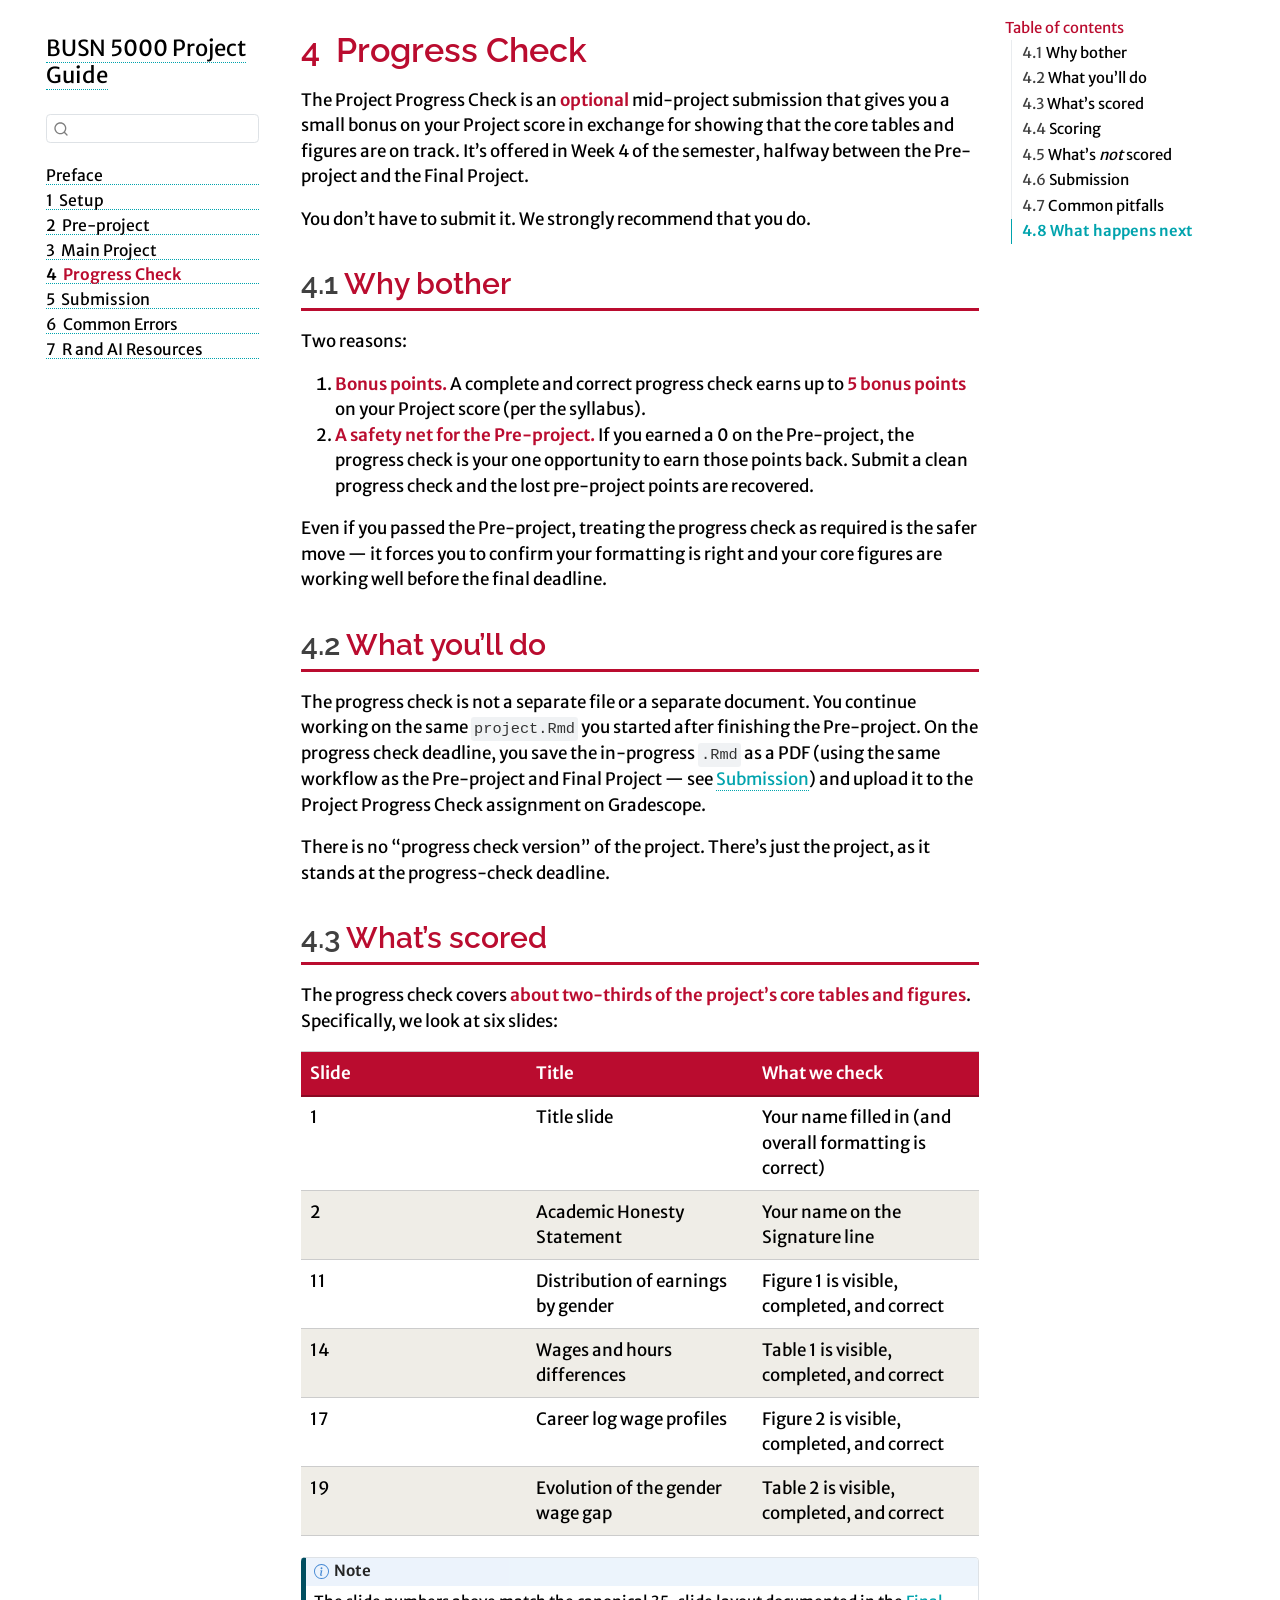
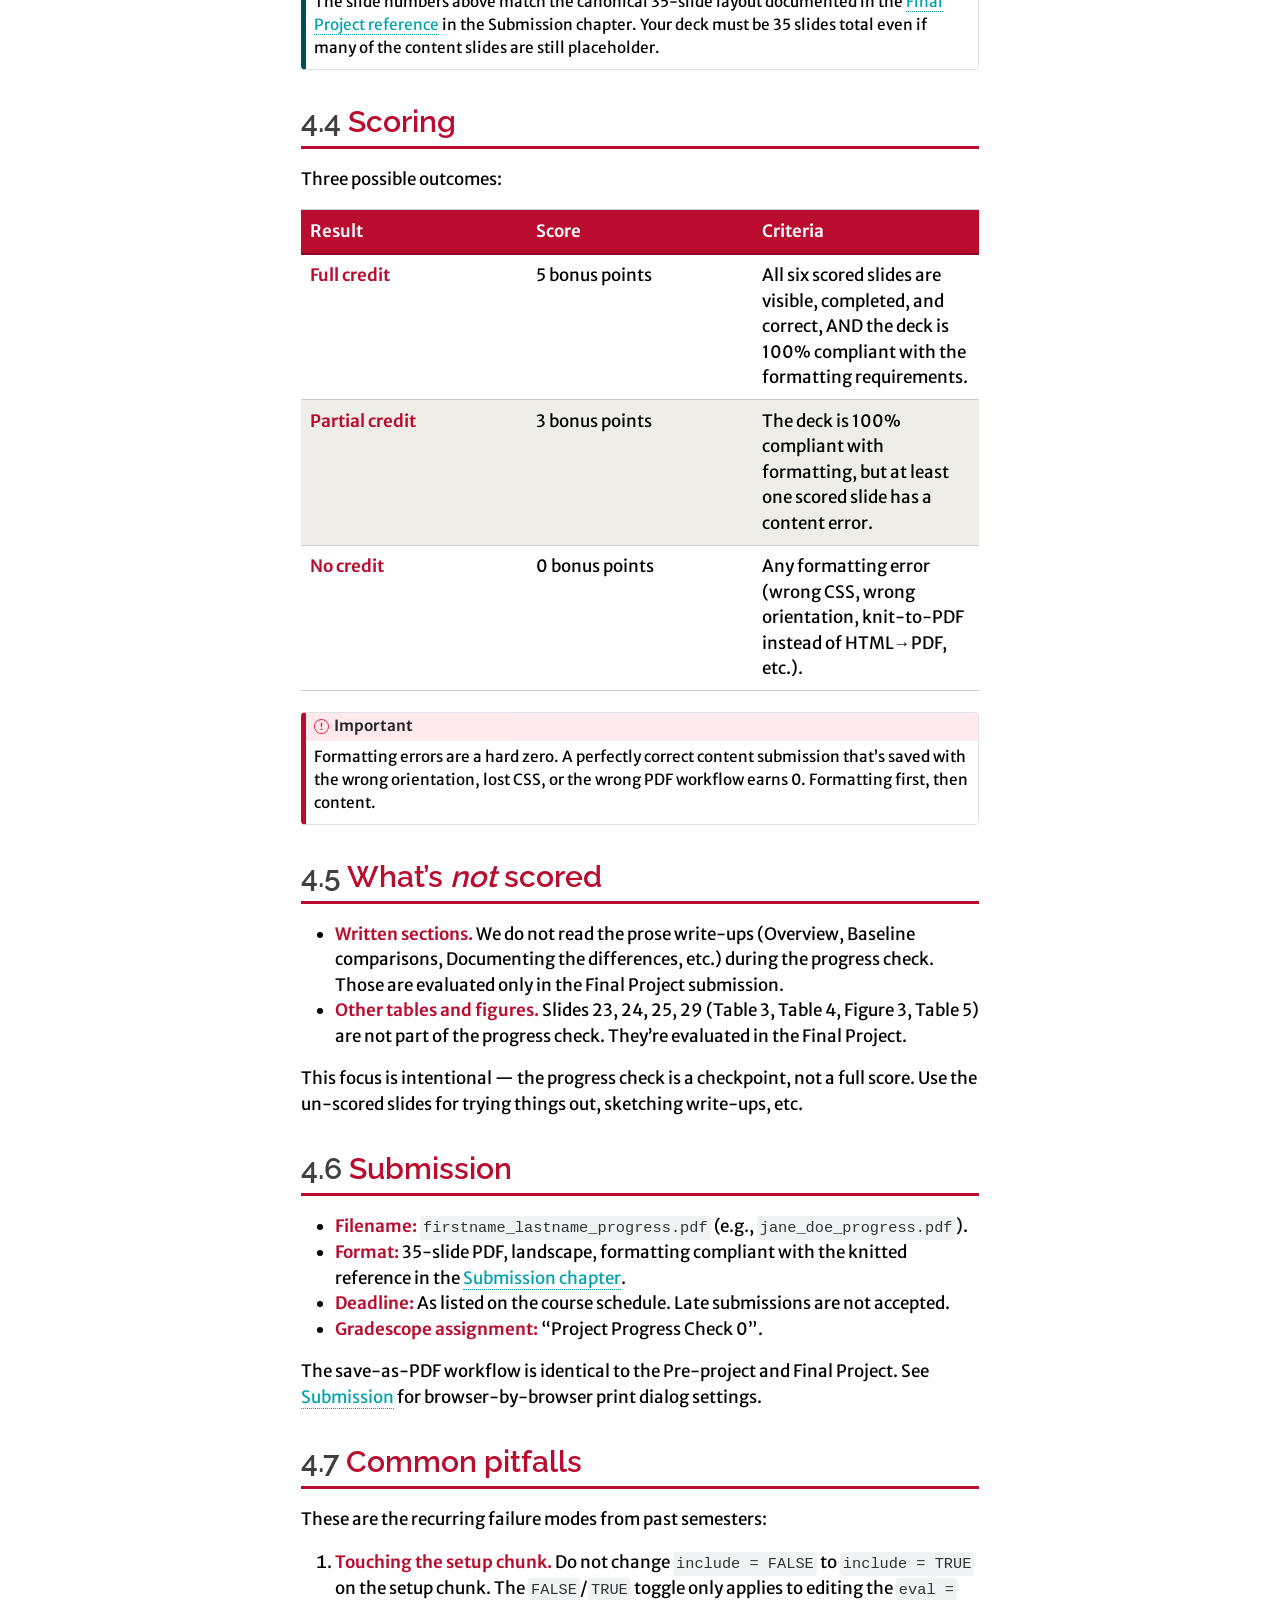
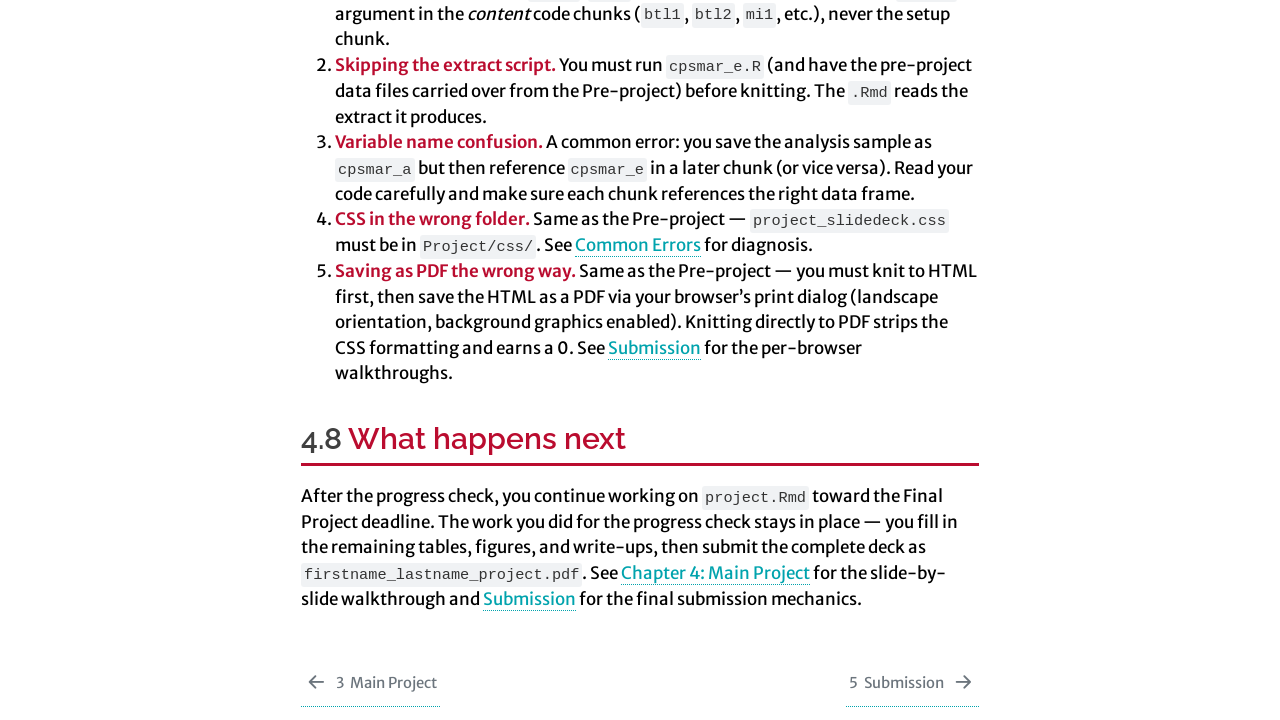
<file: progress-check.html>
<!DOCTYPE html>
<html xmlns="http://www.w3.org/1999/xhtml" lang="en" xml:lang="en"><head>

<meta charset="utf-8">
<meta name="generator" content="quarto-1.9.37">

<meta name="viewport" content="width=device-width, initial-scale=1.0, user-scalable=yes">


<title>4&nbsp; Progress Check – BUSN 5000 Project Guide</title>
<style>
/* Default styles provided by pandoc.
** See https://pandoc.org/MANUAL.html#variables-for-html for config info.
*/
code{white-space: pre-wrap;}
span.smallcaps{font-variant: small-caps;}
div.columns{display: flex; gap: min(4vw, 1.5em);}
div.column{flex: auto; overflow-x: auto;}
div.hanging-indent{margin-left: 1.5em; text-indent: -1.5em;}
ul.task-list{list-style: none;}
ul.task-list li input[type="checkbox"] {
  width: 0.8em;
  margin: 0 0.8em 0.2em -1em; /* quarto-specific, see https://github.com/quarto-dev/quarto-cli/issues/4556 */ 
  vertical-align: middle;
}
</style>


<script src="site_libs/quarto-nav/quarto-nav.js"></script>
<script src="site_libs/quarto-nav/headroom.min.js"></script>
<script src="site_libs/clipboard/clipboard.min.js"></script>
<script src="site_libs/quarto-search/autocomplete.umd.js"></script>
<script src="site_libs/quarto-search/fuse.min.js"></script>
<script src="site_libs/quarto-search/quarto-search.js"></script>
<meta name="quarto:offset" content="./">
<link href="./submission.html" rel="next">
<link href="./main-project.html" rel="prev">
<script src="site_libs/quarto-html/quarto.js" type="module"></script>
<script src="site_libs/quarto-html/tabsets/tabsets.js" type="module"></script>
<script src="site_libs/quarto-html/popper.min.js"></script>
<script src="site_libs/quarto-html/tippy.umd.min.js"></script>
<script src="site_libs/quarto-html/anchor.min.js"></script>
<link href="site_libs/quarto-html/tippy.css" rel="stylesheet">
<link href="site_libs/quarto-html/quarto-syntax-highlighting-5ca3f65973bce3c273460425bf7f931a.css" rel="stylesheet" id="quarto-text-highlighting-styles">
<script src="site_libs/bootstrap/bootstrap.min.js"></script>
<link href="site_libs/bootstrap/bootstrap-icons.css" rel="stylesheet">
<link href="site_libs/bootstrap/bootstrap-ca202117ea3d41f23c72a67d39fd22d9.min.css" rel="stylesheet" append-hash="true" id="quarto-bootstrap" data-mode="light">
<script id="quarto-search-options" type="application/json">{
  "location": "sidebar",
  "copy-button": false,
  "collapse-after": 3,
  "panel-placement": "start",
  "type": "textbox",
  "limit": 50,
  "keyboard-shortcut": [
    "f",
    "/",
    "s"
  ],
  "show-item-context": false,
  "language": {
    "search-no-results-text": "No results",
    "search-matching-documents-text": "matching documents",
    "search-copy-link-title": "Copy link to search",
    "search-hide-matches-text": "Hide additional matches",
    "search-more-match-text": "more match in this document",
    "search-more-matches-text": "more matches in this document",
    "search-clear-button-title": "Clear",
    "search-text-placeholder": "",
    "search-detached-cancel-button-title": "Cancel",
    "search-submit-button-title": "Submit",
    "search-label": "Search"
  }
}</script>


</head>

<body class="nav-sidebar floating quarto-light">

<div id="quarto-search-results"></div>
  <header id="quarto-header" class="headroom fixed-top">
  <nav class="quarto-secondary-nav">
    <div class="container-fluid d-flex">
      <button type="button" class="quarto-btn-toggle btn" data-bs-toggle="collapse" role="button" data-bs-target=".quarto-sidebar-collapse-item" aria-controls="quarto-sidebar" aria-expanded="false" aria-label="Toggle sidebar navigation" onclick="if (window.quartoToggleHeadroom) { window.quartoToggleHeadroom(); }">
        <i class="bi bi-layout-text-sidebar-reverse"></i>
      </button>
        <nav class="quarto-page-breadcrumbs" aria-label="breadcrumb"><ol class="breadcrumb"><li class="breadcrumb-item"><a href="./progress-check.html"><span class="chapter-number">4</span>&nbsp; <span class="chapter-title">Progress Check</span></a></li></ol></nav>
        <a class="flex-grow-1" role="navigation" data-bs-toggle="collapse" data-bs-target=".quarto-sidebar-collapse-item" aria-controls="quarto-sidebar" aria-expanded="false" aria-label="Toggle sidebar navigation" onclick="if (window.quartoToggleHeadroom) { window.quartoToggleHeadroom(); }">      
        </a>
      <button type="button" class="btn quarto-search-button" aria-label="Search" onclick="window.quartoOpenSearch();">
        <i class="bi bi-search"></i>
      </button>
    </div>
  </nav>
</header>
<!-- content -->
<div id="quarto-content" class="quarto-container page-columns page-rows-contents page-layout-article">
<!-- sidebar -->
  <nav id="quarto-sidebar" class="sidebar collapse collapse-horizontal quarto-sidebar-collapse-item sidebar-navigation floating overflow-auto">
    <div class="pt-lg-2 mt-2 text-left sidebar-header">
    <div class="sidebar-title mb-0 py-0">
      <a href="./">BUSN 5000 Project Guide</a> 
    </div>
      </div>
        <div class="mt-2 flex-shrink-0 align-items-center">
        <div class="sidebar-search">
        <div id="quarto-search" class="" title="Search"></div>
        </div>
        </div>
    <div class="sidebar-menu-container"> 
    <ul class="list-unstyled mt-1">
        <li class="sidebar-item">
  <div class="sidebar-item-container"> 
  <a href="./index.html" class="sidebar-item-text sidebar-link">
 <span class="menu-text">Preface</span></a>
  </div>
</li>
        <li class="sidebar-item">
  <div class="sidebar-item-container"> 
  <a href="./setup.html" class="sidebar-item-text sidebar-link">
 <span class="menu-text"><span class="chapter-number">1</span>&nbsp; <span class="chapter-title">Setup</span></span></a>
  </div>
</li>
        <li class="sidebar-item">
  <div class="sidebar-item-container"> 
  <a href="./pre-project.html" class="sidebar-item-text sidebar-link">
 <span class="menu-text"><span class="chapter-number">2</span>&nbsp; <span class="chapter-title">Pre-project</span></span></a>
  </div>
</li>
        <li class="sidebar-item">
  <div class="sidebar-item-container"> 
  <a href="./main-project.html" class="sidebar-item-text sidebar-link">
 <span class="menu-text"><span class="chapter-number">3</span>&nbsp; <span class="chapter-title">Main Project</span></span></a>
  </div>
</li>
        <li class="sidebar-item">
  <div class="sidebar-item-container"> 
  <a href="./progress-check.html" class="sidebar-item-text sidebar-link active">
 <span class="menu-text"><span class="chapter-number">4</span>&nbsp; <span class="chapter-title">Progress Check</span></span></a>
  </div>
</li>
        <li class="sidebar-item">
  <div class="sidebar-item-container"> 
  <a href="./submission.html" class="sidebar-item-text sidebar-link">
 <span class="menu-text"><span class="chapter-number">5</span>&nbsp; <span class="chapter-title">Submission</span></span></a>
  </div>
</li>
        <li class="sidebar-item">
  <div class="sidebar-item-container"> 
  <a href="./common-errors.html" class="sidebar-item-text sidebar-link">
 <span class="menu-text"><span class="chapter-number">6</span>&nbsp; <span class="chapter-title">Common Errors</span></span></a>
  </div>
</li>
        <li class="sidebar-item">
  <div class="sidebar-item-container"> 
  <a href="./r-ai-resources.html" class="sidebar-item-text sidebar-link">
 <span class="menu-text"><span class="chapter-number">7</span>&nbsp; <span class="chapter-title">R and AI Resources</span></span></a>
  </div>
</li>
    </ul>
    </div>
</nav>
<div id="quarto-sidebar-glass" class="quarto-sidebar-collapse-item" data-bs-toggle="collapse" data-bs-target=".quarto-sidebar-collapse-item"></div>
<!-- margin-sidebar -->
    <div id="quarto-margin-sidebar" class="sidebar margin-sidebar">
        <nav id="TOC" role="doc-toc" class="toc-active">
    <h2 id="toc-title">Table of contents</h2>
   
  <ul>
  <li><a href="#why-bother" id="toc-why-bother" class="nav-link active" data-scroll-target="#why-bother"><span class="header-section-number">4.1</span> Why bother</a></li>
  <li><a href="#what-youll-do" id="toc-what-youll-do" class="nav-link" data-scroll-target="#what-youll-do"><span class="header-section-number">4.2</span> What you’ll do</a></li>
  <li><a href="#whats-scored" id="toc-whats-scored" class="nav-link" data-scroll-target="#whats-scored"><span class="header-section-number">4.3</span> What’s scored</a></li>
  <li><a href="#scoring" id="toc-scoring" class="nav-link" data-scroll-target="#scoring"><span class="header-section-number">4.4</span> Scoring</a></li>
  <li><a href="#whats-not-scored" id="toc-whats-not-scored" class="nav-link" data-scroll-target="#whats-not-scored"><span class="header-section-number">4.5</span> What’s <em>not</em> scored</a></li>
  <li><a href="#submission" id="toc-submission" class="nav-link" data-scroll-target="#submission"><span class="header-section-number">4.6</span> Submission</a></li>
  <li><a href="#common-pitfalls" id="toc-common-pitfalls" class="nav-link" data-scroll-target="#common-pitfalls"><span class="header-section-number">4.7</span> Common pitfalls</a></li>
  <li><a href="#what-happens-next" id="toc-what-happens-next" class="nav-link" data-scroll-target="#what-happens-next"><span class="header-section-number">4.8</span> What happens next</a></li>
  </ul>
</nav>
    </div>
<!-- main -->
<main class="content" id="quarto-document-content">

<header id="title-block-header" class="quarto-title-block default">
<div class="quarto-title">
<h1 class="title"><span class="chapter-number">4</span>&nbsp; <span class="chapter-title">Progress Check</span></h1>
</div>



<div class="quarto-title-meta">

    
  
    
  </div>
  


</header>


<p>The Project Progress Check is an <strong>optional</strong> mid-project submission that gives you a small bonus on your Project score in exchange for showing that the core tables and figures are on track. It’s offered in Week 4 of the semester, halfway between the Pre-project and the Final Project.</p>
<p>You don’t have to submit it. We strongly recommend that you do.</p>
<section id="why-bother" class="level2" data-number="4.1">
<h2 data-number="4.1" class="anchored" data-anchor-id="why-bother"><span class="header-section-number">4.1</span> Why bother</h2>
<p>Two reasons:</p>
<ol type="1">
<li><strong>Bonus points.</strong> A complete and correct progress check earns up to <strong>5 bonus points</strong> on your Project score (per the syllabus).</li>
<li><strong>A safety net for the Pre-project.</strong> If you earned a 0 on the Pre-project, the progress check is your one opportunity to earn those points back. Submit a clean progress check and the lost pre-project points are recovered.</li>
</ol>
<p>Even if you passed the Pre-project, treating the progress check as required is the safer move — it forces you to confirm your formatting is right and your core figures are working well before the final deadline.</p>
</section>
<section id="what-youll-do" class="level2" data-number="4.2">
<h2 data-number="4.2" class="anchored" data-anchor-id="what-youll-do"><span class="header-section-number">4.2</span> What you’ll do</h2>
<p>The progress check is not a separate file or a separate document. You continue working on the same <code>project.Rmd</code> you started after finishing the Pre-project. On the progress check deadline, you save the in-progress <code>.Rmd</code> as a PDF (using the same workflow as the Pre-project and Final Project — see <a href="./submission.html">Submission</a>) and upload it to the Project Progress Check assignment on Gradescope.</p>
<p>There is no “progress check version” of the project. There’s just the project, as it stands at the progress-check deadline.</p>
</section>
<section id="whats-scored" class="level2" data-number="4.3">
<h2 data-number="4.3" class="anchored" data-anchor-id="whats-scored"><span class="header-section-number">4.3</span> What’s scored</h2>
<p>The progress check covers <strong>about two-thirds of the project’s core tables and figures</strong>. Specifically, we look at six slides:</p>
<table class="caption-top table">
<colgroup>
<col style="width: 33%">
<col style="width: 33%">
<col style="width: 33%">
</colgroup>
<thead>
<tr class="header">
<th>Slide</th>
<th>Title</th>
<th>What we check</th>
</tr>
</thead>
<tbody>
<tr class="odd">
<td>1</td>
<td>Title slide</td>
<td>Your name filled in (and overall formatting is correct)</td>
</tr>
<tr class="even">
<td>2</td>
<td>Academic Honesty Statement</td>
<td>Your name on the Signature line</td>
</tr>
<tr class="odd">
<td>11</td>
<td>Distribution of earnings by gender</td>
<td>Figure 1 is visible, completed, and correct</td>
</tr>
<tr class="even">
<td>14</td>
<td>Wages and hours differences</td>
<td>Table 1 is visible, completed, and correct</td>
</tr>
<tr class="odd">
<td>17</td>
<td>Career log wage profiles</td>
<td>Figure 2 is visible, completed, and correct</td>
</tr>
<tr class="even">
<td>19</td>
<td>Evolution of the gender wage gap</td>
<td>Table 2 is visible, completed, and correct</td>
</tr>
</tbody>
</table>
<div class="callout callout-style-default callout-note callout-titled">
<div class="callout-header d-flex align-content-center">
<div class="callout-icon-container">
<i class="callout-icon"></i>
</div>
<div class="callout-title-container flex-fill">
Note
</div>
</div>
<div class="callout-body-container callout-body">
<p>The slide numbers above match the canonical 35-slide layout documented in the <a href="./submission.html">Final Project reference</a> in the Submission chapter. Your deck must be 35 slides total even if many of the content slides are still placeholder.</p>
</div>
</div>
</section>
<section id="scoring" class="level2" data-number="4.4">
<h2 data-number="4.4" class="anchored" data-anchor-id="scoring"><span class="header-section-number">4.4</span> Scoring</h2>
<p>Three possible outcomes:</p>
<table class="caption-top table">
<colgroup>
<col style="width: 33%">
<col style="width: 33%">
<col style="width: 33%">
</colgroup>
<thead>
<tr class="header">
<th>Result</th>
<th>Score</th>
<th>Criteria</th>
</tr>
</thead>
<tbody>
<tr class="odd">
<td><strong>Full credit</strong></td>
<td>5 bonus points</td>
<td>All six scored slides are visible, completed, and correct, AND the deck is 100% compliant with the formatting requirements.</td>
</tr>
<tr class="even">
<td><strong>Partial credit</strong></td>
<td>3 bonus points</td>
<td>The deck is 100% compliant with formatting, but at least one scored slide has a content error.</td>
</tr>
<tr class="odd">
<td><strong>No credit</strong></td>
<td>0 bonus points</td>
<td>Any formatting error (wrong CSS, wrong orientation, knit-to-PDF instead of HTML→PDF, etc.).</td>
</tr>
</tbody>
</table>
<div class="callout callout-style-default callout-important callout-titled">
<div class="callout-header d-flex align-content-center">
<div class="callout-icon-container">
<i class="callout-icon"></i>
</div>
<div class="callout-title-container flex-fill">
Important
</div>
</div>
<div class="callout-body-container callout-body">
<p>Formatting errors are a hard zero. A perfectly correct content submission that’s saved with the wrong orientation, lost CSS, or the wrong PDF workflow earns 0. Formatting first, then content.</p>
</div>
</div>
</section>
<section id="whats-not-scored" class="level2" data-number="4.5">
<h2 data-number="4.5" class="anchored" data-anchor-id="whats-not-scored"><span class="header-section-number">4.5</span> What’s <em>not</em> scored</h2>
<ul>
<li><strong>Written sections.</strong> We do not read the prose write-ups (Overview, Baseline comparisons, Documenting the differences, etc.) during the progress check. Those are evaluated only in the Final Project submission.</li>
<li><strong>Other tables and figures.</strong> Slides 23, 24, 25, 29 (Table 3, Table 4, Figure 3, Table 5) are not part of the progress check. They’re evaluated in the Final Project.</li>
</ul>
<p>This focus is intentional — the progress check is a checkpoint, not a full score. Use the un-scored slides for trying things out, sketching write-ups, etc.</p>
</section>
<section id="submission" class="level2" data-number="4.6">
<h2 data-number="4.6" class="anchored" data-anchor-id="submission"><span class="header-section-number">4.6</span> Submission</h2>
<ul>
<li><strong>Filename:</strong> <code>firstname_lastname_progress.pdf</code> (e.g., <code>jane_doe_progress.pdf</code>).</li>
<li><strong>Format:</strong> 35-slide PDF, landscape, formatting compliant with the knitted reference in the <a href="./submission.html">Submission chapter</a>.</li>
<li><strong>Deadline:</strong> As listed on the course schedule. Late submissions are not accepted.</li>
<li><strong>Gradescope assignment:</strong> “Project Progress Check 0”.</li>
</ul>
<p>The save-as-PDF workflow is identical to the Pre-project and Final Project. See <a href="./submission.html">Submission</a> for browser-by-browser print dialog settings.</p>
</section>
<section id="common-pitfalls" class="level2" data-number="4.7">
<h2 data-number="4.7" class="anchored" data-anchor-id="common-pitfalls"><span class="header-section-number">4.7</span> Common pitfalls</h2>
<p>These are the recurring failure modes from past semesters:</p>
<ol type="1">
<li><strong>Touching the setup chunk.</strong> Do not change <code>include = FALSE</code> to <code>include = TRUE</code> on the setup chunk. The <code>FALSE</code>/<code>TRUE</code> toggle only applies to editing the <code>eval =</code> argument in the <em>content</em> code chunks (<code>btl1</code>, <code>btl2</code>, <code>mi1</code>, etc.), never the setup chunk.</li>
<li><strong>Skipping the extract script.</strong> You must run <code>cpsmar_e.R</code> (and have the pre-project data files carried over from the Pre-project) before knitting. The <code>.Rmd</code> reads the extract it produces.</li>
<li><strong>Variable name confusion.</strong> A common error: you save the analysis sample as <code>cpsmar_a</code> but then reference <code>cpsmar_e</code> in a later chunk (or vice versa). Read your code carefully and make sure each chunk references the right data frame.</li>
<li><strong>CSS in the wrong folder.</strong> Same as the Pre-project — <code>project_slidedeck.css</code> must be in <code>Project/css/</code>. See <a href="./common-errors.html">Common Errors</a> for diagnosis.</li>
<li><strong>Saving as PDF the wrong way.</strong> Same as the Pre-project — you must knit to HTML first, then save the HTML as a PDF via your browser’s print dialog (landscape orientation, background graphics enabled). Knitting directly to PDF strips the CSS formatting and earns a 0. See <a href="./submission.html">Submission</a> for the per-browser walkthroughs.</li>
</ol>
</section>
<section id="what-happens-next" class="level2" data-number="4.8">
<h2 data-number="4.8" class="anchored" data-anchor-id="what-happens-next"><span class="header-section-number">4.8</span> What happens next</h2>
<p>After the progress check, you continue working on <code>project.Rmd</code> toward the Final Project deadline. The work you did for the progress check stays in place — you fill in the remaining tables, figures, and write-ups, then submit the complete deck as <code>firstname_lastname_project.pdf</code>. See <a href="./main-project.html">Chapter 4: Main Project</a> for the slide-by-slide walkthrough and <a href="./submission.html">Submission</a> for the final submission mechanics.</p>


</section>

</main> <!-- /main -->
<script id="quarto-html-after-body" type="application/javascript">
  window.document.addEventListener("DOMContentLoaded", function (event) {
    const icon = "";
    const anchorJS = new window.AnchorJS();
    anchorJS.options = {
      placement: 'right',
      icon: icon
    };
    anchorJS.add('.anchored');
    const isCodeAnnotation = (el) => {
      for (const clz of el.classList) {
        if (clz.startsWith('code-annotation-')) {                     
          return true;
        }
      }
      return false;
    }
    const onCopySuccess = function(e) {
      // button target
      const button = e.trigger;
      // don't keep focus
      button.blur();
      // flash "checked"
      button.classList.add('code-copy-button-checked');
      var currentTitle = button.getAttribute("title");
      button.setAttribute("title", "Copied!");
      let tooltip;
      if (window.bootstrap) {
        button.setAttribute("data-bs-toggle", "tooltip");
        button.setAttribute("data-bs-placement", "left");
        button.setAttribute("data-bs-title", "Copied!");
        tooltip = new bootstrap.Tooltip(button, 
          { trigger: "manual", 
            customClass: "code-copy-button-tooltip",
            offset: [0, -8]});
        tooltip.show();    
      }
      setTimeout(function() {
        if (tooltip) {
          tooltip.hide();
          button.removeAttribute("data-bs-title");
          button.removeAttribute("data-bs-toggle");
          button.removeAttribute("data-bs-placement");
        }
        button.setAttribute("title", currentTitle);
        button.classList.remove('code-copy-button-checked');
      }, 1000);
      // clear code selection
      e.clearSelection();
    }
    const getTextToCopy = function(trigger) {
      const outerScaffold = trigger.parentElement.cloneNode(true);
      const codeEl = outerScaffold.querySelector('code');
      for (const childEl of codeEl.children) {
        if (isCodeAnnotation(childEl)) {
          childEl.remove();
        }
      }
      return codeEl.innerText;
    }
    const clipboard = new window.ClipboardJS('.code-copy-button:not([data-in-quarto-modal])', {
      text: getTextToCopy
    });
    clipboard.on('success', onCopySuccess);
    if (window.document.getElementById('quarto-embedded-source-code-modal')) {
      const clipboardModal = new window.ClipboardJS('.code-copy-button[data-in-quarto-modal]', {
        text: getTextToCopy,
        container: window.document.getElementById('quarto-embedded-source-code-modal')
      });
      clipboardModal.on('success', onCopySuccess);
    }
      var localhostRegex = new RegExp(/^(?:http|https):\/\/localhost\:?[0-9]*\//);
      var mailtoRegex = new RegExp(/^mailto:/);
        var filterRegex = new RegExp('/' + window.location.host + '/');
      var isInternal = (href) => {
          return filterRegex.test(href) || localhostRegex.test(href) || mailtoRegex.test(href);
      }
      // Inspect non-navigation links and adorn them if external
     var links = window.document.querySelectorAll('a[href]:not(.nav-link):not(.navbar-brand):not(.toc-action):not(.sidebar-link):not(.sidebar-item-toggle):not(.pagination-link):not(.no-external):not([aria-hidden]):not(.dropdown-item):not(.quarto-navigation-tool):not(.about-link)');
      for (var i=0; i<links.length; i++) {
        const link = links[i];
        if (!isInternal(link.href)) {
          // undo the damage that might have been done by quarto-nav.js in the case of
          // links that we want to consider external
          if (link.dataset.originalHref !== undefined) {
            link.href = link.dataset.originalHref;
          }
        }
      }
    function tippyHover(el, contentFn, onTriggerFn, onUntriggerFn) {
      const config = {
        allowHTML: true,
        maxWidth: 500,
        delay: 100,
        arrow: false,
        appendTo: function(el) {
            return el.parentElement;
        },
        interactive: true,
        interactiveBorder: 10,
        theme: 'quarto',
        placement: 'bottom-start',
      };
      if (contentFn) {
        config.content = contentFn;
      }
      if (onTriggerFn) {
        config.onTrigger = onTriggerFn;
      }
      if (onUntriggerFn) {
        config.onUntrigger = onUntriggerFn;
      }
      window.tippy(el, config); 
    }
    const noterefs = window.document.querySelectorAll('a[role="doc-noteref"]');
    for (var i=0; i<noterefs.length; i++) {
      const ref = noterefs[i];
      tippyHover(ref, function() {
        // use id or data attribute instead here
        let href = ref.getAttribute('data-footnote-href') || ref.getAttribute('href');
        try { href = new URL(href).hash; } catch {}
        const id = href.replace(/^#\/?/, "");
        const note = window.document.getElementById(id);
        if (note) {
          return note.innerHTML;
        } else {
          return "";
        }
      });
    }
    const xrefs = window.document.querySelectorAll('a.quarto-xref');
    const processXRef = (id, note) => {
      // Strip column container classes
      const stripColumnClz = (el) => {
        el.classList.remove("page-full", "page-columns");
        if (el.children) {
          for (const child of el.children) {
            stripColumnClz(child);
          }
        }
      }
      stripColumnClz(note)
      if (id === null || id.startsWith('sec-')) {
        // Special case sections, only their first couple elements
        const container = document.createElement("div");
        if (note.children && note.children.length > 2) {
          container.appendChild(note.children[0].cloneNode(true));
          for (let i = 1; i < note.children.length; i++) {
            const child = note.children[i];
            if (child.tagName === "P" && child.innerText === "") {
              continue;
            } else {
              container.appendChild(child.cloneNode(true));
              break;
            }
          }
          if (window.Quarto?.typesetMath) {
            window.Quarto.typesetMath(container);
          }
          return container.innerHTML
        } else {
          if (window.Quarto?.typesetMath) {
            window.Quarto.typesetMath(note);
          }
          return note.innerHTML;
        }
      } else {
        // Remove any anchor links if they are present
        const anchorLink = note.querySelector('a.anchorjs-link');
        if (anchorLink) {
          anchorLink.remove();
        }
        if (window.Quarto?.typesetMath) {
          window.Quarto.typesetMath(note);
        }
        if (note.classList.contains("callout")) {
          return note.outerHTML;
        } else {
          return note.innerHTML;
        }
      }
    }
    for (var i=0; i<xrefs.length; i++) {
      const xref = xrefs[i];
      tippyHover(xref, undefined, function(instance) {
        instance.disable();
        let url = xref.getAttribute('href');
        let hash = undefined; 
        if (url.startsWith('#')) {
          hash = url;
        } else {
          try { hash = new URL(url).hash; } catch {}
        }
        if (hash) {
          const id = hash.replace(/^#\/?/, "");
          const note = window.document.getElementById(id);
          if (note !== null) {
            try {
              const html = processXRef(id, note.cloneNode(true));
              instance.setContent(html);
            } finally {
              instance.enable();
              instance.show();
            }
          } else {
            // See if we can fetch this
            fetch(url.split('#')[0])
            .then(res => res.text())
            .then(html => {
              const parser = new DOMParser();
              const htmlDoc = parser.parseFromString(html, "text/html");
              const note = htmlDoc.getElementById(id);
              if (note !== null) {
                const html = processXRef(id, note);
                instance.setContent(html);
              } 
            }).finally(() => {
              instance.enable();
              instance.show();
            });
          }
        } else {
          // See if we can fetch a full url (with no hash to target)
          // This is a special case and we should probably do some content thinning / targeting
          fetch(url)
          .then(res => res.text())
          .then(html => {
            const parser = new DOMParser();
            const htmlDoc = parser.parseFromString(html, "text/html");
            const note = htmlDoc.querySelector('main.content');
            if (note !== null) {
              // This should only happen for chapter cross references
              // (since there is no id in the URL)
              // remove the first header
              if (note.children.length > 0 && note.children[0].tagName === "HEADER") {
                note.children[0].remove();
              }
              const html = processXRef(null, note);
              instance.setContent(html);
            } 
          }).finally(() => {
            instance.enable();
            instance.show();
          });
        }
      }, function(instance) {
      });
    }
        let selectedAnnoteEl;
        const selectorForAnnotation = ( cell, annotation) => {
          let cellAttr = 'data-code-cell="' + cell + '"';
          let lineAttr = 'data-code-annotation="' +  annotation + '"';
          const selector = 'span[' + cellAttr + '][' + lineAttr + ']';
          return selector;
        }
        const selectCodeLines = (annoteEl) => {
          const doc = window.document;
          const targetCell = annoteEl.getAttribute("data-target-cell");
          const targetAnnotation = annoteEl.getAttribute("data-target-annotation");
          const annoteSpan = window.document.querySelector(selectorForAnnotation(targetCell, targetAnnotation));
          const lines = annoteSpan.getAttribute("data-code-lines").split(",");
          const lineIds = lines.map((line) => {
            return targetCell + "-" + line;
          })
          let top = null;
          let height = null;
          let parent = null;
          if (lineIds.length > 0) {
              //compute the position of the single el (top and bottom and make a div)
              const el = window.document.getElementById(lineIds[0]);
              top = el.offsetTop;
              height = el.offsetHeight;
              parent = el.parentElement.parentElement;
            if (lineIds.length > 1) {
              const lastEl = window.document.getElementById(lineIds[lineIds.length - 1]);
              const bottom = lastEl.offsetTop + lastEl.offsetHeight;
              height = bottom - top;
            }
            if (top !== null && height !== null && parent !== null) {
              // cook up a div (if necessary) and position it 
              let div = window.document.getElementById("code-annotation-line-highlight");
              if (div === null) {
                div = window.document.createElement("div");
                div.setAttribute("id", "code-annotation-line-highlight");
                div.style.position = 'absolute';
                parent.appendChild(div);
              }
              div.style.top = top - 2 + "px";
              div.style.height = height + 4 + "px";
              div.style.left = 0;
              let gutterDiv = window.document.getElementById("code-annotation-line-highlight-gutter");
              if (gutterDiv === null) {
                gutterDiv = window.document.createElement("div");
                gutterDiv.setAttribute("id", "code-annotation-line-highlight-gutter");
                gutterDiv.style.position = 'absolute';
                const codeCell = window.document.getElementById(targetCell);
                const gutter = codeCell.querySelector('.code-annotation-gutter');
                gutter.appendChild(gutterDiv);
              }
              gutterDiv.style.top = top - 2 + "px";
              gutterDiv.style.height = height + 4 + "px";
            }
            selectedAnnoteEl = annoteEl;
          }
        };
        const unselectCodeLines = () => {
          const elementsIds = ["code-annotation-line-highlight", "code-annotation-line-highlight-gutter"];
          elementsIds.forEach((elId) => {
            const div = window.document.getElementById(elId);
            if (div) {
              div.remove();
            }
          });
          selectedAnnoteEl = undefined;
        };
          // Handle positioning of the toggle
      window.addEventListener(
        "resize",
        throttle(() => {
          elRect = undefined;
          if (selectedAnnoteEl) {
            selectCodeLines(selectedAnnoteEl);
          }
        }, 10)
      );
      function throttle(fn, ms) {
      let throttle = false;
      let timer;
        return (...args) => {
          if(!throttle) { // first call gets through
              fn.apply(this, args);
              throttle = true;
          } else { // all the others get throttled
              if(timer) clearTimeout(timer); // cancel #2
              timer = setTimeout(() => {
                fn.apply(this, args);
                timer = throttle = false;
              }, ms);
          }
        };
      }
        // Attach click handler to the DT
        const annoteDls = window.document.querySelectorAll('dt[data-target-cell]');
        for (const annoteDlNode of annoteDls) {
          annoteDlNode.addEventListener('click', (event) => {
            const clickedEl = event.target;
            if (clickedEl !== selectedAnnoteEl) {
              unselectCodeLines();
              const activeEl = window.document.querySelector('dt[data-target-cell].code-annotation-active');
              if (activeEl) {
                activeEl.classList.remove('code-annotation-active');
              }
              selectCodeLines(clickedEl);
              clickedEl.classList.add('code-annotation-active');
            } else {
              // Unselect the line
              unselectCodeLines();
              clickedEl.classList.remove('code-annotation-active');
            }
          });
        }
    const findCites = (el) => {
      const parentEl = el.parentElement;
      if (parentEl) {
        const cites = parentEl.dataset.cites;
        if (cites) {
          return {
            el,
            cites: cites.split(' ')
          };
        } else {
          return findCites(el.parentElement)
        }
      } else {
        return undefined;
      }
    };
    var bibliorefs = window.document.querySelectorAll('a[role="doc-biblioref"]');
    for (var i=0; i<bibliorefs.length; i++) {
      const ref = bibliorefs[i];
      const citeInfo = findCites(ref);
      if (citeInfo) {
        tippyHover(citeInfo.el, function() {
          var popup = window.document.createElement('div');
          citeInfo.cites.forEach(function(cite) {
            var citeDiv = window.document.createElement('div');
            citeDiv.classList.add('hanging-indent');
            citeDiv.classList.add('csl-entry');
            var biblioDiv = window.document.getElementById('ref-' + cite);
            if (biblioDiv) {
              citeDiv.innerHTML = biblioDiv.innerHTML;
            }
            popup.appendChild(citeDiv);
          });
          return popup.innerHTML;
        });
      }
    }
  });
  </script>
<nav class="page-navigation">
  <div class="nav-page nav-page-previous">
      <a href="./main-project.html" class="pagination-link" aria-label="Main Project">
        <i class="bi bi-arrow-left-short"></i> <span class="nav-page-text"><span class="chapter-number">3</span>&nbsp; <span class="chapter-title">Main Project</span></span>
      </a>          
  </div>
  <div class="nav-page nav-page-next">
      <a href="./submission.html" class="pagination-link" aria-label="Submission">
        <span class="nav-page-text"><span class="chapter-number">5</span>&nbsp; <span class="chapter-title">Submission</span></span> <i class="bi bi-arrow-right-short"></i>
      </a>
  </div>
</nav>
</div> <!-- /content -->




</body></html>
</file>
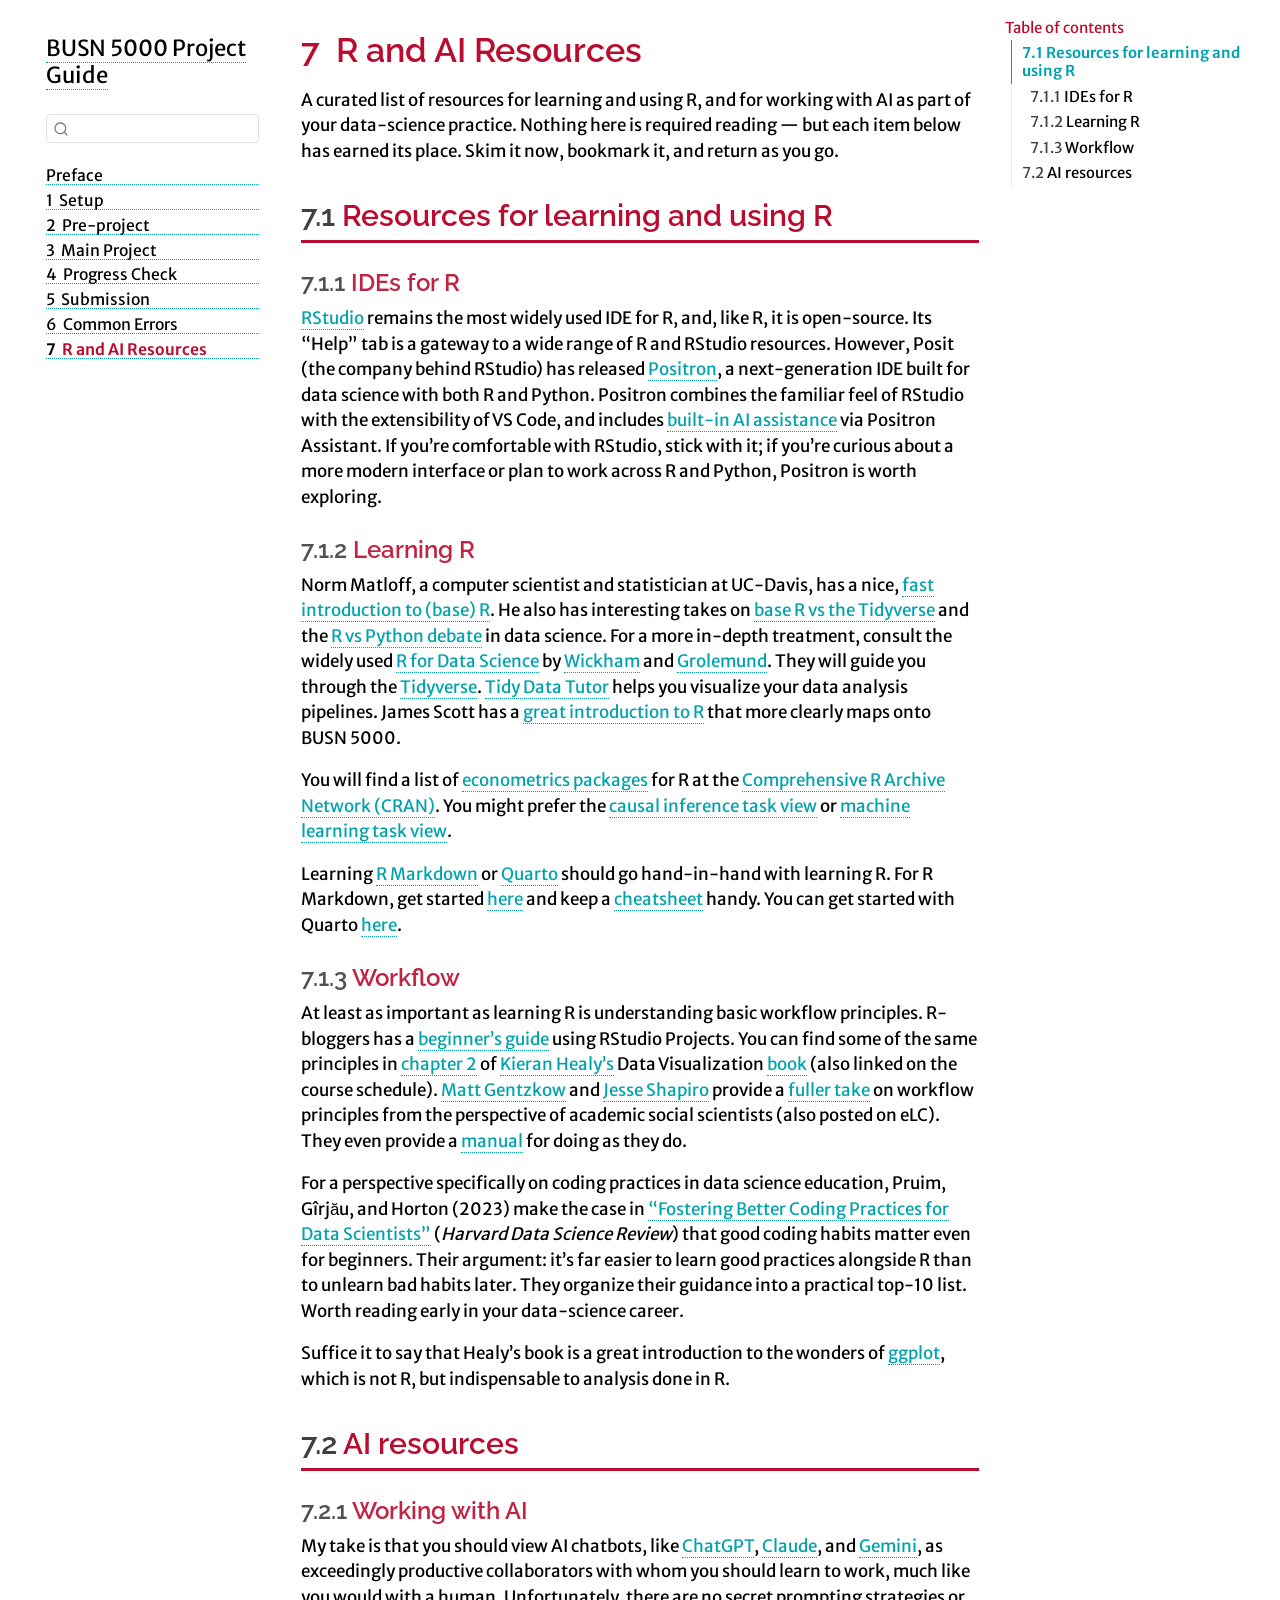
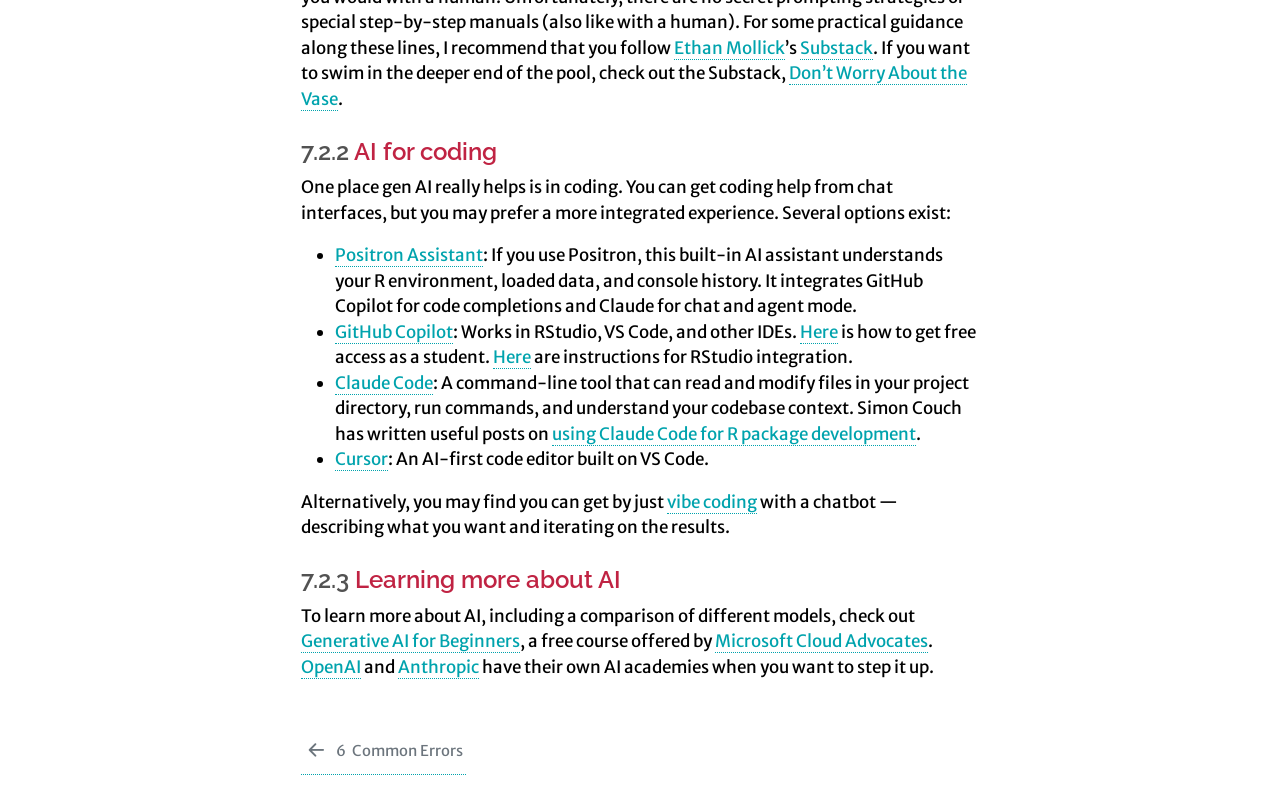
<file: r-ai-resources.html>
<!DOCTYPE html>
<html xmlns="http://www.w3.org/1999/xhtml" lang="en" xml:lang="en"><head>

<meta charset="utf-8">
<meta name="generator" content="quarto-1.9.37">

<meta name="viewport" content="width=device-width, initial-scale=1.0, user-scalable=yes">


<title>7&nbsp; R and AI Resources – BUSN 5000 Project Guide</title>
<style>
/* Default styles provided by pandoc.
** See https://pandoc.org/MANUAL.html#variables-for-html for config info.
*/
code{white-space: pre-wrap;}
span.smallcaps{font-variant: small-caps;}
div.columns{display: flex; gap: min(4vw, 1.5em);}
div.column{flex: auto; overflow-x: auto;}
div.hanging-indent{margin-left: 1.5em; text-indent: -1.5em;}
ul.task-list{list-style: none;}
ul.task-list li input[type="checkbox"] {
  width: 0.8em;
  margin: 0 0.8em 0.2em -1em; /* quarto-specific, see https://github.com/quarto-dev/quarto-cli/issues/4556 */ 
  vertical-align: middle;
}
</style>


<script src="site_libs/quarto-nav/quarto-nav.js"></script>
<script src="site_libs/quarto-nav/headroom.min.js"></script>
<script src="site_libs/clipboard/clipboard.min.js"></script>
<script src="site_libs/quarto-search/autocomplete.umd.js"></script>
<script src="site_libs/quarto-search/fuse.min.js"></script>
<script src="site_libs/quarto-search/quarto-search.js"></script>
<meta name="quarto:offset" content="./">
<link href="./common-errors.html" rel="prev">
<script src="site_libs/quarto-html/quarto.js" type="module"></script>
<script src="site_libs/quarto-html/tabsets/tabsets.js" type="module"></script>
<script src="site_libs/quarto-html/popper.min.js"></script>
<script src="site_libs/quarto-html/tippy.umd.min.js"></script>
<script src="site_libs/quarto-html/anchor.min.js"></script>
<link href="site_libs/quarto-html/tippy.css" rel="stylesheet">
<link href="site_libs/quarto-html/quarto-syntax-highlighting-5ca3f65973bce3c273460425bf7f931a.css" rel="stylesheet" id="quarto-text-highlighting-styles">
<script src="site_libs/bootstrap/bootstrap.min.js"></script>
<link href="site_libs/bootstrap/bootstrap-icons.css" rel="stylesheet">
<link href="site_libs/bootstrap/bootstrap-ca202117ea3d41f23c72a67d39fd22d9.min.css" rel="stylesheet" append-hash="true" id="quarto-bootstrap" data-mode="light">
<script id="quarto-search-options" type="application/json">{
  "location": "sidebar",
  "copy-button": false,
  "collapse-after": 3,
  "panel-placement": "start",
  "type": "textbox",
  "limit": 50,
  "keyboard-shortcut": [
    "f",
    "/",
    "s"
  ],
  "show-item-context": false,
  "language": {
    "search-no-results-text": "No results",
    "search-matching-documents-text": "matching documents",
    "search-copy-link-title": "Copy link to search",
    "search-hide-matches-text": "Hide additional matches",
    "search-more-match-text": "more match in this document",
    "search-more-matches-text": "more matches in this document",
    "search-clear-button-title": "Clear",
    "search-text-placeholder": "",
    "search-detached-cancel-button-title": "Cancel",
    "search-submit-button-title": "Submit",
    "search-label": "Search"
  }
}</script>


</head>

<body class="nav-sidebar floating quarto-light">

<div id="quarto-search-results"></div>
  <header id="quarto-header" class="headroom fixed-top">
  <nav class="quarto-secondary-nav">
    <div class="container-fluid d-flex">
      <button type="button" class="quarto-btn-toggle btn" data-bs-toggle="collapse" role="button" data-bs-target=".quarto-sidebar-collapse-item" aria-controls="quarto-sidebar" aria-expanded="false" aria-label="Toggle sidebar navigation" onclick="if (window.quartoToggleHeadroom) { window.quartoToggleHeadroom(); }">
        <i class="bi bi-layout-text-sidebar-reverse"></i>
      </button>
        <nav class="quarto-page-breadcrumbs" aria-label="breadcrumb"><ol class="breadcrumb"><li class="breadcrumb-item"><a href="./r-ai-resources.html"><span class="chapter-number">7</span>&nbsp; <span class="chapter-title">R and AI Resources</span></a></li></ol></nav>
        <a class="flex-grow-1" role="navigation" data-bs-toggle="collapse" data-bs-target=".quarto-sidebar-collapse-item" aria-controls="quarto-sidebar" aria-expanded="false" aria-label="Toggle sidebar navigation" onclick="if (window.quartoToggleHeadroom) { window.quartoToggleHeadroom(); }">      
        </a>
      <button type="button" class="btn quarto-search-button" aria-label="Search" onclick="window.quartoOpenSearch();">
        <i class="bi bi-search"></i>
      </button>
    </div>
  </nav>
</header>
<!-- content -->
<div id="quarto-content" class="quarto-container page-columns page-rows-contents page-layout-article">
<!-- sidebar -->
  <nav id="quarto-sidebar" class="sidebar collapse collapse-horizontal quarto-sidebar-collapse-item sidebar-navigation floating overflow-auto">
    <div class="pt-lg-2 mt-2 text-left sidebar-header">
    <div class="sidebar-title mb-0 py-0">
      <a href="./">BUSN 5000 Project Guide</a> 
    </div>
      </div>
        <div class="mt-2 flex-shrink-0 align-items-center">
        <div class="sidebar-search">
        <div id="quarto-search" class="" title="Search"></div>
        </div>
        </div>
    <div class="sidebar-menu-container"> 
    <ul class="list-unstyled mt-1">
        <li class="sidebar-item">
  <div class="sidebar-item-container"> 
  <a href="./index.html" class="sidebar-item-text sidebar-link">
 <span class="menu-text">Preface</span></a>
  </div>
</li>
        <li class="sidebar-item">
  <div class="sidebar-item-container"> 
  <a href="./setup.html" class="sidebar-item-text sidebar-link">
 <span class="menu-text"><span class="chapter-number">1</span>&nbsp; <span class="chapter-title">Setup</span></span></a>
  </div>
</li>
        <li class="sidebar-item">
  <div class="sidebar-item-container"> 
  <a href="./pre-project.html" class="sidebar-item-text sidebar-link">
 <span class="menu-text"><span class="chapter-number">2</span>&nbsp; <span class="chapter-title">Pre-project</span></span></a>
  </div>
</li>
        <li class="sidebar-item">
  <div class="sidebar-item-container"> 
  <a href="./main-project.html" class="sidebar-item-text sidebar-link">
 <span class="menu-text"><span class="chapter-number">3</span>&nbsp; <span class="chapter-title">Main Project</span></span></a>
  </div>
</li>
        <li class="sidebar-item">
  <div class="sidebar-item-container"> 
  <a href="./progress-check.html" class="sidebar-item-text sidebar-link">
 <span class="menu-text"><span class="chapter-number">4</span>&nbsp; <span class="chapter-title">Progress Check</span></span></a>
  </div>
</li>
        <li class="sidebar-item">
  <div class="sidebar-item-container"> 
  <a href="./submission.html" class="sidebar-item-text sidebar-link">
 <span class="menu-text"><span class="chapter-number">5</span>&nbsp; <span class="chapter-title">Submission</span></span></a>
  </div>
</li>
        <li class="sidebar-item">
  <div class="sidebar-item-container"> 
  <a href="./common-errors.html" class="sidebar-item-text sidebar-link">
 <span class="menu-text"><span class="chapter-number">6</span>&nbsp; <span class="chapter-title">Common Errors</span></span></a>
  </div>
</li>
        <li class="sidebar-item">
  <div class="sidebar-item-container"> 
  <a href="./r-ai-resources.html" class="sidebar-item-text sidebar-link active">
 <span class="menu-text"><span class="chapter-number">7</span>&nbsp; <span class="chapter-title">R and AI Resources</span></span></a>
  </div>
</li>
    </ul>
    </div>
</nav>
<div id="quarto-sidebar-glass" class="quarto-sidebar-collapse-item" data-bs-toggle="collapse" data-bs-target=".quarto-sidebar-collapse-item"></div>
<!-- margin-sidebar -->
    <div id="quarto-margin-sidebar" class="sidebar margin-sidebar">
        <nav id="TOC" role="doc-toc" class="toc-active">
    <h2 id="toc-title">Table of contents</h2>
   
  <ul>
  <li><a href="#resources-for-learning-and-using-r" id="toc-resources-for-learning-and-using-r" class="nav-link active" data-scroll-target="#resources-for-learning-and-using-r"><span class="header-section-number">7.1</span> Resources for learning and using R</a>
  <ul class="collapse">
  <li><a href="#ides-for-r" id="toc-ides-for-r" class="nav-link" data-scroll-target="#ides-for-r"><span class="header-section-number">7.1.1</span> IDEs for R</a></li>
  <li><a href="#learning-r" id="toc-learning-r" class="nav-link" data-scroll-target="#learning-r"><span class="header-section-number">7.1.2</span> Learning R</a></li>
  <li><a href="#workflow" id="toc-workflow" class="nav-link" data-scroll-target="#workflow"><span class="header-section-number">7.1.3</span> Workflow</a></li>
  </ul></li>
  <li><a href="#ai-resources" id="toc-ai-resources" class="nav-link" data-scroll-target="#ai-resources"><span class="header-section-number">7.2</span> AI resources</a>
  <ul class="collapse">
  <li><a href="#working-with-ai" id="toc-working-with-ai" class="nav-link" data-scroll-target="#working-with-ai"><span class="header-section-number">7.2.1</span> Working with AI</a></li>
  <li><a href="#ai-for-coding" id="toc-ai-for-coding" class="nav-link" data-scroll-target="#ai-for-coding"><span class="header-section-number">7.2.2</span> AI for coding</a></li>
  <li><a href="#learning-more-about-ai" id="toc-learning-more-about-ai" class="nav-link" data-scroll-target="#learning-more-about-ai"><span class="header-section-number">7.2.3</span> Learning more about AI</a></li>
  </ul></li>
  </ul>
</nav>
    </div>
<!-- main -->
<main class="content" id="quarto-document-content">

<header id="title-block-header" class="quarto-title-block default">
<div class="quarto-title">
<h1 class="title"><span class="chapter-number">7</span>&nbsp; <span class="chapter-title">R and AI Resources</span></h1>
</div>



<div class="quarto-title-meta">

    
  
    
  </div>
  


</header>


<p>A curated list of resources for learning and using R, and for working with AI as part of your data-science practice. Nothing here is required reading — but each item below has earned its place. Skim it now, bookmark it, and return as you go.</p>
<section id="resources-for-learning-and-using-r" class="level2" data-number="7.1">
<h2 data-number="7.1" class="anchored" data-anchor-id="resources-for-learning-and-using-r"><span class="header-section-number">7.1</span> Resources for learning and using R</h2>
<section id="ides-for-r" class="level3" data-number="7.1.1">
<h3 data-number="7.1.1" class="anchored" data-anchor-id="ides-for-r"><span class="header-section-number">7.1.1</span> IDEs for R</h3>
<p><a href="https://posit.co/download/rstudio-desktop/">RStudio</a> remains the most widely used IDE for R, and, like R, it is open-source. Its “Help” tab is a gateway to a wide range of R and RStudio resources. However, Posit (the company behind RStudio) has released <a href="https://positron.posit.co/">Positron</a>, a next-generation IDE built for data science with both R and Python. Positron combines the familiar feel of RStudio with the extensibility of VS Code, and includes <a href="https://positron.posit.co/assistant">built-in AI assistance</a> via Positron Assistant. If you’re comfortable with RStudio, stick with it; if you’re curious about a more modern interface or plan to work across R and Python, Positron is worth exploring.</p>
</section>
<section id="learning-r" class="level3" data-number="7.1.2">
<h3 data-number="7.1.2" class="anchored" data-anchor-id="learning-r"><span class="header-section-number">7.1.2</span> Learning R</h3>
<p>Norm Matloff, a computer scientist and statistician at UC-Davis, has a nice, <a href="https://github.com/matloff/fasteR?tab=readme-ov-file#overview">fast introduction to (base) R</a>. He also has interesting takes on <a href="https://matloff.github.io/TidyverseSkeptic/">base R vs the Tidyverse</a> and the <a href="https://github.com/matloff/R-vs.-Python-for-Data-Science">R vs Python debate</a> in data science. For a more in-depth treatment, consult the widely used <a href="https://r4ds.hadley.nz/">R for Data Science</a> by <a href="https://hadley.nz/">Wickham</a> and <a href="https://education.rstudio.com/author/garrett/">Grolemund</a>. They will guide you through the <a href="https://www.tidyverse.org/">Tidyverse</a>. <a href="https://tidydatatutor.com/">Tidy Data Tutor</a> helps you visualize your data analysis pipelines. James Scott has a <a href="https://bookdown.org/jgscott/DSGI/">great introduction to R</a> that more clearly maps onto BUSN 5000.</p>
<p>You will find a list of <a href="https://cran.r-project.org/web/views/Econometrics.html">econometrics packages</a> for R at the <a href="https://cran.r-project.org/web/views/Econometrics.html">Comprehensive R Archive Network (CRAN)</a>. You might prefer the <a href="https://cran.r-project.org/web/views/CausalInference.html">causal inference task view</a> or <a href="https://cran.r-project.org/web/views/MachineLearning.html">machine learning task view</a>.</p>
<p>Learning <a href="https://rmarkdown.rstudio.com/">R Markdown</a> or <a href="https://quarto.org/">Quarto</a> should go hand-in-hand with learning R. For R Markdown, get started <a href="https://rmarkdown.rstudio.com/lesson-1.html">here</a> and keep a <a href="https://rmarkdown.rstudio.com/lesson-15.html">cheatsheet</a> handy. You can get started with Quarto <a href="https://quarto.org/docs/get-started/">here</a>.</p>
</section>
<section id="workflow" class="level3" data-number="7.1.3">
<h3 data-number="7.1.3" class="anchored" data-anchor-id="workflow"><span class="header-section-number">7.1.3</span> Workflow</h3>
<p>At least as important as learning R is understanding basic workflow principles. R-bloggers has a <a href="https://www.r-bloggers.com/2020/01/rstudio-projects-and-working-directories-a-beginners-guide/">beginner’s guide</a> using RStudio Projects. You can find some of the same principles in <a href="https://socviz.co/gettingstarted.html">chapter 2</a> of <a href="https://kieranhealy.org/">Kieran Healy’s</a> Data Visualization <a href="https://socviz.co/index.html#preface">book</a> (also linked on the course schedule). <a href="https://www.matthewgentzkow.com/">Matt Gentzkow</a> and <a href="https://shapiro.scholars.harvard.edu/">Jesse Shapiro</a> provide a <a href="https://web.stanford.edu/~gentzkow/research/CodeAndData.pdf">fuller take</a> on workflow principles from the perspective of academic social scientists (also posted on eLC). They even provide a <a href="https://github.com/gentzkow/ra-manual/wiki">manual</a> for doing as they do.</p>
<p>For a perspective specifically on coding practices in data science education, Pruim, Gîrjău, and Horton (2023) make the case in <a href="https://hdsr.mitpress.mit.edu/pub/8wsiqh1c/release/4">“Fostering Better Coding Practices for Data Scientists”</a> (<em>Harvard Data Science Review</em>) that good coding habits matter even for beginners. Their argument: it’s far easier to learn good practices alongside R than to unlearn bad habits later. They organize their guidance into a practical top-10 list. Worth reading early in your data-science career.</p>
<p>Suffice it to say that Healy’s book is a great introduction to the wonders of <a href="https://ggplot2.tidyverse.org/index.html">ggplot</a>, which is not R, but indispensable to analysis done in R.</p>
</section>
</section>
<section id="ai-resources" class="level2" data-number="7.2">
<h2 data-number="7.2" class="anchored" data-anchor-id="ai-resources"><span class="header-section-number">7.2</span> AI resources</h2>
<section id="working-with-ai" class="level3" data-number="7.2.1">
<h3 data-number="7.2.1" class="anchored" data-anchor-id="working-with-ai"><span class="header-section-number">7.2.1</span> Working with AI</h3>
<p>My take is that you should view AI chatbots, like <a href="https://openai.com/chatgpt/overview">ChatGPT</a>, <a href="https://claude.ai/">Claude</a>, and <a href="https://gemini.google.com/app">Gemini</a>, as exceedingly productive collaborators with whom you should learn to work, much like you would with a human. Unfortunately, there are no secret prompting strategies or special step-by-step manuals (also like with a human). For some practical guidance along these lines, I recommend that you follow <a href="https://mgmt.wharton.upenn.edu/profile/emollick/">Ethan Mollick</a>’s <a href="https://www.oneusefulthing.org/">Substack</a>. If you want to swim in the deeper end of the pool, check out the Substack, <a href="https://thezvi.substack.com/">Don’t Worry About the Vase</a>.</p>
</section>
<section id="ai-for-coding" class="level3" data-number="7.2.2">
<h3 data-number="7.2.2" class="anchored" data-anchor-id="ai-for-coding"><span class="header-section-number">7.2.2</span> AI for coding</h3>
<p>One place gen AI really helps is in coding. You can get coding help from chat interfaces, but you may prefer a more integrated experience. Several options exist:</p>
<ul>
<li><a href="https://positron.posit.co/assistant">Positron Assistant</a>: If you use Positron, this built-in AI assistant understands your R environment, loaded data, and console history. It integrates GitHub Copilot for code completions and Claude for chat and agent mode.</li>
<li><a href="https://docs.github.com/en/copilot">GitHub Copilot</a>: Works in RStudio, VS Code, and other IDEs. <a href="https://docs.github.com/en/education/explore-the-benefits-of-teaching-and-learning-with-github-education/github-education-for-students/apply-to-github-education-as-a-student">Here</a> is how to get free access as a student. <a href="https://docs.posit.co/ide/user/ide/guide/tools/copilot.html">Here</a> are instructions for RStudio integration.</li>
<li><a href="https://www.anthropic.com/claude-code">Claude Code</a>: A command-line tool that can read and modify files in your project directory, run commands, and understand your codebase context. Simon Couch has written useful posts on <a href="https://www.simonpcouch.com/blog/2025-03-26-claude-code/">using Claude Code for R package development</a>.</li>
<li><a href="https://www.cursor.com/">Cursor</a>: An AI-first code editor built on VS Code.</li>
</ul>
<p>Alternatively, you may find you can get by just <a href="https://en.wikipedia.org/wiki/Vibe_coding">vibe coding</a> with a chatbot — describing what you want and iterating on the results.</p>
</section>
<section id="learning-more-about-ai" class="level3" data-number="7.2.3">
<h3 data-number="7.2.3" class="anchored" data-anchor-id="learning-more-about-ai"><span class="header-section-number">7.2.3</span> Learning more about AI</h3>
<p>To learn more about AI, including a comparison of different models, check out <a href="https://learn.microsoft.com/en-us/shows/generative-ai-for-beginners/">Generative AI for Beginners</a>, a free course offered by <a href="https://developer.microsoft.com/en-us/advocates/">Microsoft Cloud Advocates</a>. <a href="https://academy.openai.com/">OpenAI</a> and <a href="https://www.anthropic.com/learn">Anthropic</a> have their own AI academies when you want to step it up.</p>


</section>
</section>

</main> <!-- /main -->
<script id="quarto-html-after-body" type="application/javascript">
  window.document.addEventListener("DOMContentLoaded", function (event) {
    const icon = "";
    const anchorJS = new window.AnchorJS();
    anchorJS.options = {
      placement: 'right',
      icon: icon
    };
    anchorJS.add('.anchored');
    const isCodeAnnotation = (el) => {
      for (const clz of el.classList) {
        if (clz.startsWith('code-annotation-')) {                     
          return true;
        }
      }
      return false;
    }
    const onCopySuccess = function(e) {
      // button target
      const button = e.trigger;
      // don't keep focus
      button.blur();
      // flash "checked"
      button.classList.add('code-copy-button-checked');
      var currentTitle = button.getAttribute("title");
      button.setAttribute("title", "Copied!");
      let tooltip;
      if (window.bootstrap) {
        button.setAttribute("data-bs-toggle", "tooltip");
        button.setAttribute("data-bs-placement", "left");
        button.setAttribute("data-bs-title", "Copied!");
        tooltip = new bootstrap.Tooltip(button, 
          { trigger: "manual", 
            customClass: "code-copy-button-tooltip",
            offset: [0, -8]});
        tooltip.show();    
      }
      setTimeout(function() {
        if (tooltip) {
          tooltip.hide();
          button.removeAttribute("data-bs-title");
          button.removeAttribute("data-bs-toggle");
          button.removeAttribute("data-bs-placement");
        }
        button.setAttribute("title", currentTitle);
        button.classList.remove('code-copy-button-checked');
      }, 1000);
      // clear code selection
      e.clearSelection();
    }
    const getTextToCopy = function(trigger) {
      const outerScaffold = trigger.parentElement.cloneNode(true);
      const codeEl = outerScaffold.querySelector('code');
      for (const childEl of codeEl.children) {
        if (isCodeAnnotation(childEl)) {
          childEl.remove();
        }
      }
      return codeEl.innerText;
    }
    const clipboard = new window.ClipboardJS('.code-copy-button:not([data-in-quarto-modal])', {
      text: getTextToCopy
    });
    clipboard.on('success', onCopySuccess);
    if (window.document.getElementById('quarto-embedded-source-code-modal')) {
      const clipboardModal = new window.ClipboardJS('.code-copy-button[data-in-quarto-modal]', {
        text: getTextToCopy,
        container: window.document.getElementById('quarto-embedded-source-code-modal')
      });
      clipboardModal.on('success', onCopySuccess);
    }
      var localhostRegex = new RegExp(/^(?:http|https):\/\/localhost\:?[0-9]*\//);
      var mailtoRegex = new RegExp(/^mailto:/);
        var filterRegex = new RegExp('/' + window.location.host + '/');
      var isInternal = (href) => {
          return filterRegex.test(href) || localhostRegex.test(href) || mailtoRegex.test(href);
      }
      // Inspect non-navigation links and adorn them if external
     var links = window.document.querySelectorAll('a[href]:not(.nav-link):not(.navbar-brand):not(.toc-action):not(.sidebar-link):not(.sidebar-item-toggle):not(.pagination-link):not(.no-external):not([aria-hidden]):not(.dropdown-item):not(.quarto-navigation-tool):not(.about-link)');
      for (var i=0; i<links.length; i++) {
        const link = links[i];
        if (!isInternal(link.href)) {
          // undo the damage that might have been done by quarto-nav.js in the case of
          // links that we want to consider external
          if (link.dataset.originalHref !== undefined) {
            link.href = link.dataset.originalHref;
          }
        }
      }
    function tippyHover(el, contentFn, onTriggerFn, onUntriggerFn) {
      const config = {
        allowHTML: true,
        maxWidth: 500,
        delay: 100,
        arrow: false,
        appendTo: function(el) {
            return el.parentElement;
        },
        interactive: true,
        interactiveBorder: 10,
        theme: 'quarto',
        placement: 'bottom-start',
      };
      if (contentFn) {
        config.content = contentFn;
      }
      if (onTriggerFn) {
        config.onTrigger = onTriggerFn;
      }
      if (onUntriggerFn) {
        config.onUntrigger = onUntriggerFn;
      }
      window.tippy(el, config); 
    }
    const noterefs = window.document.querySelectorAll('a[role="doc-noteref"]');
    for (var i=0; i<noterefs.length; i++) {
      const ref = noterefs[i];
      tippyHover(ref, function() {
        // use id or data attribute instead here
        let href = ref.getAttribute('data-footnote-href') || ref.getAttribute('href');
        try { href = new URL(href).hash; } catch {}
        const id = href.replace(/^#\/?/, "");
        const note = window.document.getElementById(id);
        if (note) {
          return note.innerHTML;
        } else {
          return "";
        }
      });
    }
    const xrefs = window.document.querySelectorAll('a.quarto-xref');
    const processXRef = (id, note) => {
      // Strip column container classes
      const stripColumnClz = (el) => {
        el.classList.remove("page-full", "page-columns");
        if (el.children) {
          for (const child of el.children) {
            stripColumnClz(child);
          }
        }
      }
      stripColumnClz(note)
      if (id === null || id.startsWith('sec-')) {
        // Special case sections, only their first couple elements
        const container = document.createElement("div");
        if (note.children && note.children.length > 2) {
          container.appendChild(note.children[0].cloneNode(true));
          for (let i = 1; i < note.children.length; i++) {
            const child = note.children[i];
            if (child.tagName === "P" && child.innerText === "") {
              continue;
            } else {
              container.appendChild(child.cloneNode(true));
              break;
            }
          }
          if (window.Quarto?.typesetMath) {
            window.Quarto.typesetMath(container);
          }
          return container.innerHTML
        } else {
          if (window.Quarto?.typesetMath) {
            window.Quarto.typesetMath(note);
          }
          return note.innerHTML;
        }
      } else {
        // Remove any anchor links if they are present
        const anchorLink = note.querySelector('a.anchorjs-link');
        if (anchorLink) {
          anchorLink.remove();
        }
        if (window.Quarto?.typesetMath) {
          window.Quarto.typesetMath(note);
        }
        if (note.classList.contains("callout")) {
          return note.outerHTML;
        } else {
          return note.innerHTML;
        }
      }
    }
    for (var i=0; i<xrefs.length; i++) {
      const xref = xrefs[i];
      tippyHover(xref, undefined, function(instance) {
        instance.disable();
        let url = xref.getAttribute('href');
        let hash = undefined; 
        if (url.startsWith('#')) {
          hash = url;
        } else {
          try { hash = new URL(url).hash; } catch {}
        }
        if (hash) {
          const id = hash.replace(/^#\/?/, "");
          const note = window.document.getElementById(id);
          if (note !== null) {
            try {
              const html = processXRef(id, note.cloneNode(true));
              instance.setContent(html);
            } finally {
              instance.enable();
              instance.show();
            }
          } else {
            // See if we can fetch this
            fetch(url.split('#')[0])
            .then(res => res.text())
            .then(html => {
              const parser = new DOMParser();
              const htmlDoc = parser.parseFromString(html, "text/html");
              const note = htmlDoc.getElementById(id);
              if (note !== null) {
                const html = processXRef(id, note);
                instance.setContent(html);
              } 
            }).finally(() => {
              instance.enable();
              instance.show();
            });
          }
        } else {
          // See if we can fetch a full url (with no hash to target)
          // This is a special case and we should probably do some content thinning / targeting
          fetch(url)
          .then(res => res.text())
          .then(html => {
            const parser = new DOMParser();
            const htmlDoc = parser.parseFromString(html, "text/html");
            const note = htmlDoc.querySelector('main.content');
            if (note !== null) {
              // This should only happen for chapter cross references
              // (since there is no id in the URL)
              // remove the first header
              if (note.children.length > 0 && note.children[0].tagName === "HEADER") {
                note.children[0].remove();
              }
              const html = processXRef(null, note);
              instance.setContent(html);
            } 
          }).finally(() => {
            instance.enable();
            instance.show();
          });
        }
      }, function(instance) {
      });
    }
        let selectedAnnoteEl;
        const selectorForAnnotation = ( cell, annotation) => {
          let cellAttr = 'data-code-cell="' + cell + '"';
          let lineAttr = 'data-code-annotation="' +  annotation + '"';
          const selector = 'span[' + cellAttr + '][' + lineAttr + ']';
          return selector;
        }
        const selectCodeLines = (annoteEl) => {
          const doc = window.document;
          const targetCell = annoteEl.getAttribute("data-target-cell");
          const targetAnnotation = annoteEl.getAttribute("data-target-annotation");
          const annoteSpan = window.document.querySelector(selectorForAnnotation(targetCell, targetAnnotation));
          const lines = annoteSpan.getAttribute("data-code-lines").split(",");
          const lineIds = lines.map((line) => {
            return targetCell + "-" + line;
          })
          let top = null;
          let height = null;
          let parent = null;
          if (lineIds.length > 0) {
              //compute the position of the single el (top and bottom and make a div)
              const el = window.document.getElementById(lineIds[0]);
              top = el.offsetTop;
              height = el.offsetHeight;
              parent = el.parentElement.parentElement;
            if (lineIds.length > 1) {
              const lastEl = window.document.getElementById(lineIds[lineIds.length - 1]);
              const bottom = lastEl.offsetTop + lastEl.offsetHeight;
              height = bottom - top;
            }
            if (top !== null && height !== null && parent !== null) {
              // cook up a div (if necessary) and position it 
              let div = window.document.getElementById("code-annotation-line-highlight");
              if (div === null) {
                div = window.document.createElement("div");
                div.setAttribute("id", "code-annotation-line-highlight");
                div.style.position = 'absolute';
                parent.appendChild(div);
              }
              div.style.top = top - 2 + "px";
              div.style.height = height + 4 + "px";
              div.style.left = 0;
              let gutterDiv = window.document.getElementById("code-annotation-line-highlight-gutter");
              if (gutterDiv === null) {
                gutterDiv = window.document.createElement("div");
                gutterDiv.setAttribute("id", "code-annotation-line-highlight-gutter");
                gutterDiv.style.position = 'absolute';
                const codeCell = window.document.getElementById(targetCell);
                const gutter = codeCell.querySelector('.code-annotation-gutter');
                gutter.appendChild(gutterDiv);
              }
              gutterDiv.style.top = top - 2 + "px";
              gutterDiv.style.height = height + 4 + "px";
            }
            selectedAnnoteEl = annoteEl;
          }
        };
        const unselectCodeLines = () => {
          const elementsIds = ["code-annotation-line-highlight", "code-annotation-line-highlight-gutter"];
          elementsIds.forEach((elId) => {
            const div = window.document.getElementById(elId);
            if (div) {
              div.remove();
            }
          });
          selectedAnnoteEl = undefined;
        };
          // Handle positioning of the toggle
      window.addEventListener(
        "resize",
        throttle(() => {
          elRect = undefined;
          if (selectedAnnoteEl) {
            selectCodeLines(selectedAnnoteEl);
          }
        }, 10)
      );
      function throttle(fn, ms) {
      let throttle = false;
      let timer;
        return (...args) => {
          if(!throttle) { // first call gets through
              fn.apply(this, args);
              throttle = true;
          } else { // all the others get throttled
              if(timer) clearTimeout(timer); // cancel #2
              timer = setTimeout(() => {
                fn.apply(this, args);
                timer = throttle = false;
              }, ms);
          }
        };
      }
        // Attach click handler to the DT
        const annoteDls = window.document.querySelectorAll('dt[data-target-cell]');
        for (const annoteDlNode of annoteDls) {
          annoteDlNode.addEventListener('click', (event) => {
            const clickedEl = event.target;
            if (clickedEl !== selectedAnnoteEl) {
              unselectCodeLines();
              const activeEl = window.document.querySelector('dt[data-target-cell].code-annotation-active');
              if (activeEl) {
                activeEl.classList.remove('code-annotation-active');
              }
              selectCodeLines(clickedEl);
              clickedEl.classList.add('code-annotation-active');
            } else {
              // Unselect the line
              unselectCodeLines();
              clickedEl.classList.remove('code-annotation-active');
            }
          });
        }
    const findCites = (el) => {
      const parentEl = el.parentElement;
      if (parentEl) {
        const cites = parentEl.dataset.cites;
        if (cites) {
          return {
            el,
            cites: cites.split(' ')
          };
        } else {
          return findCites(el.parentElement)
        }
      } else {
        return undefined;
      }
    };
    var bibliorefs = window.document.querySelectorAll('a[role="doc-biblioref"]');
    for (var i=0; i<bibliorefs.length; i++) {
      const ref = bibliorefs[i];
      const citeInfo = findCites(ref);
      if (citeInfo) {
        tippyHover(citeInfo.el, function() {
          var popup = window.document.createElement('div');
          citeInfo.cites.forEach(function(cite) {
            var citeDiv = window.document.createElement('div');
            citeDiv.classList.add('hanging-indent');
            citeDiv.classList.add('csl-entry');
            var biblioDiv = window.document.getElementById('ref-' + cite);
            if (biblioDiv) {
              citeDiv.innerHTML = biblioDiv.innerHTML;
            }
            popup.appendChild(citeDiv);
          });
          return popup.innerHTML;
        });
      }
    }
  });
  </script>
<nav class="page-navigation">
  <div class="nav-page nav-page-previous">
      <a href="./common-errors.html" class="pagination-link" aria-label="Common Errors">
        <i class="bi bi-arrow-left-short"></i> <span class="nav-page-text"><span class="chapter-number">6</span>&nbsp; <span class="chapter-title">Common Errors</span></span>
      </a>          
  </div>
  <div class="nav-page nav-page-next">
  </div>
</nav>
</div> <!-- /content -->




</body></html>
</file>
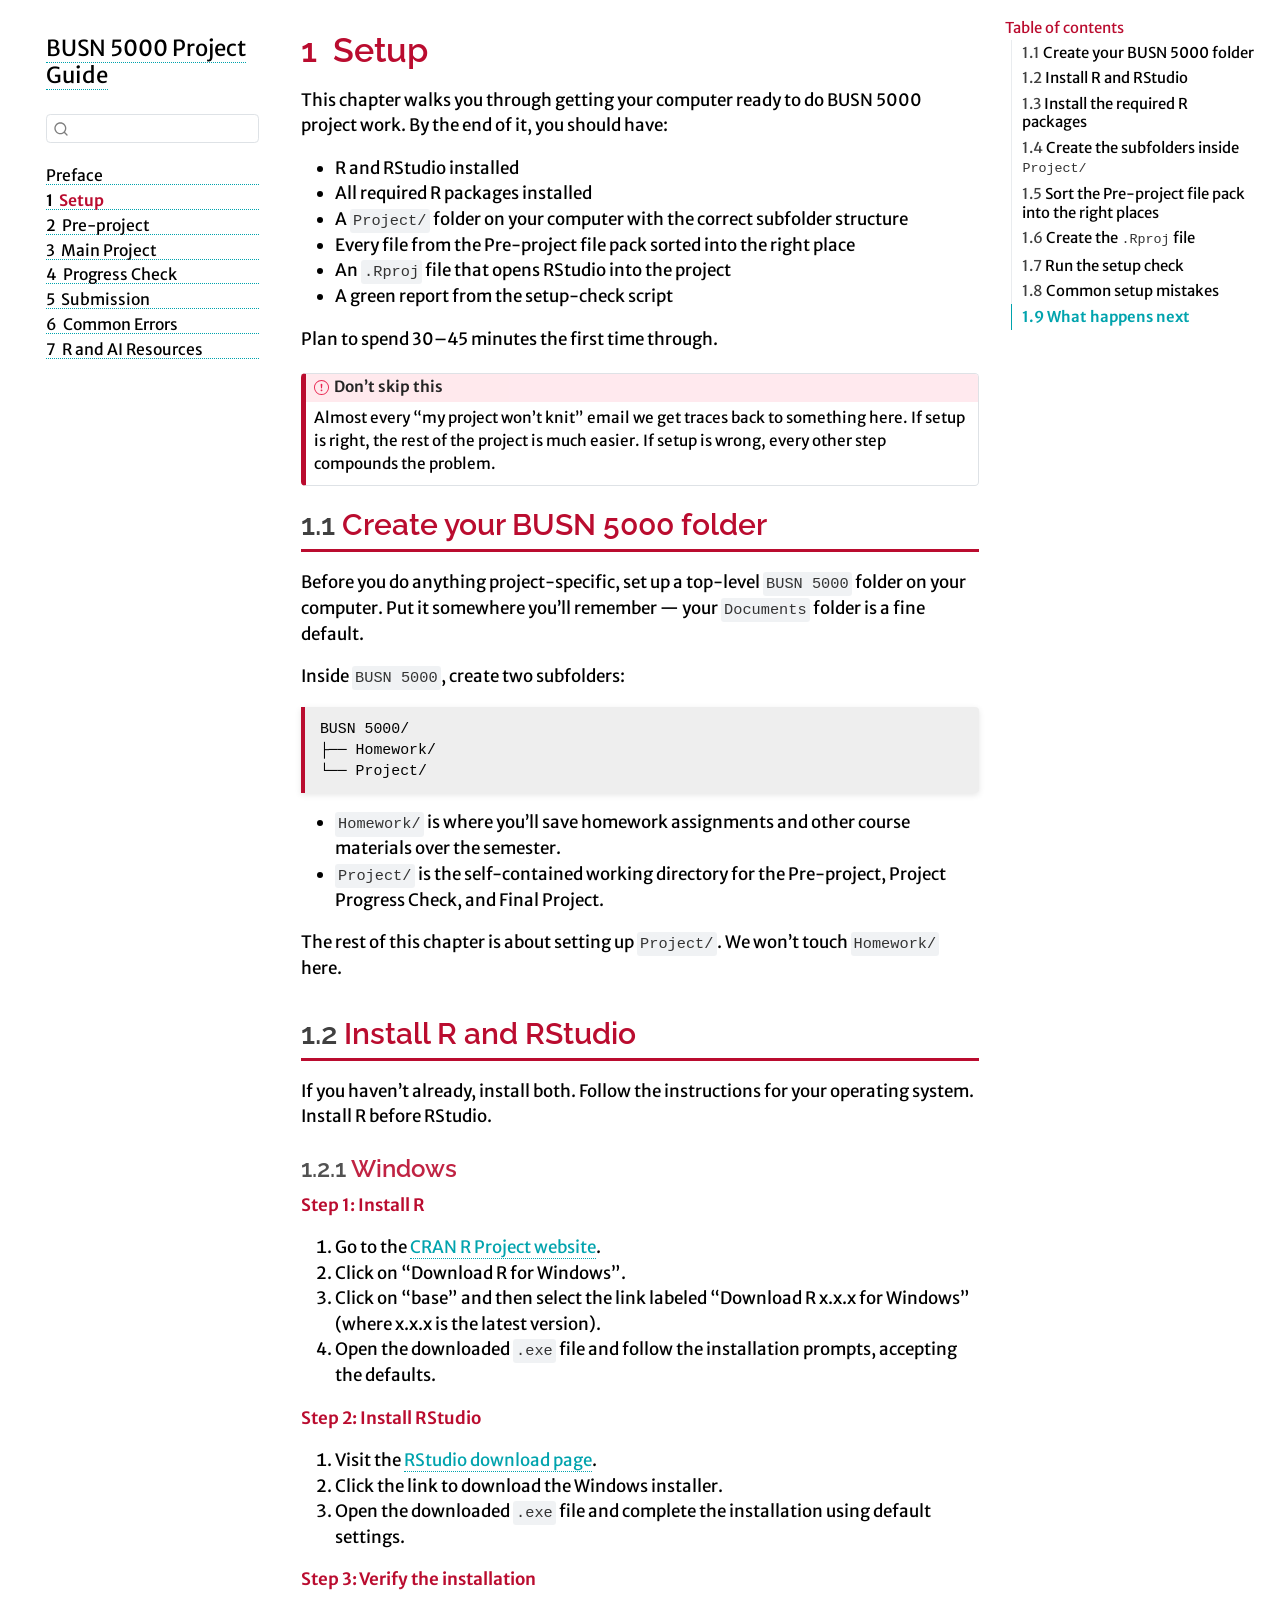
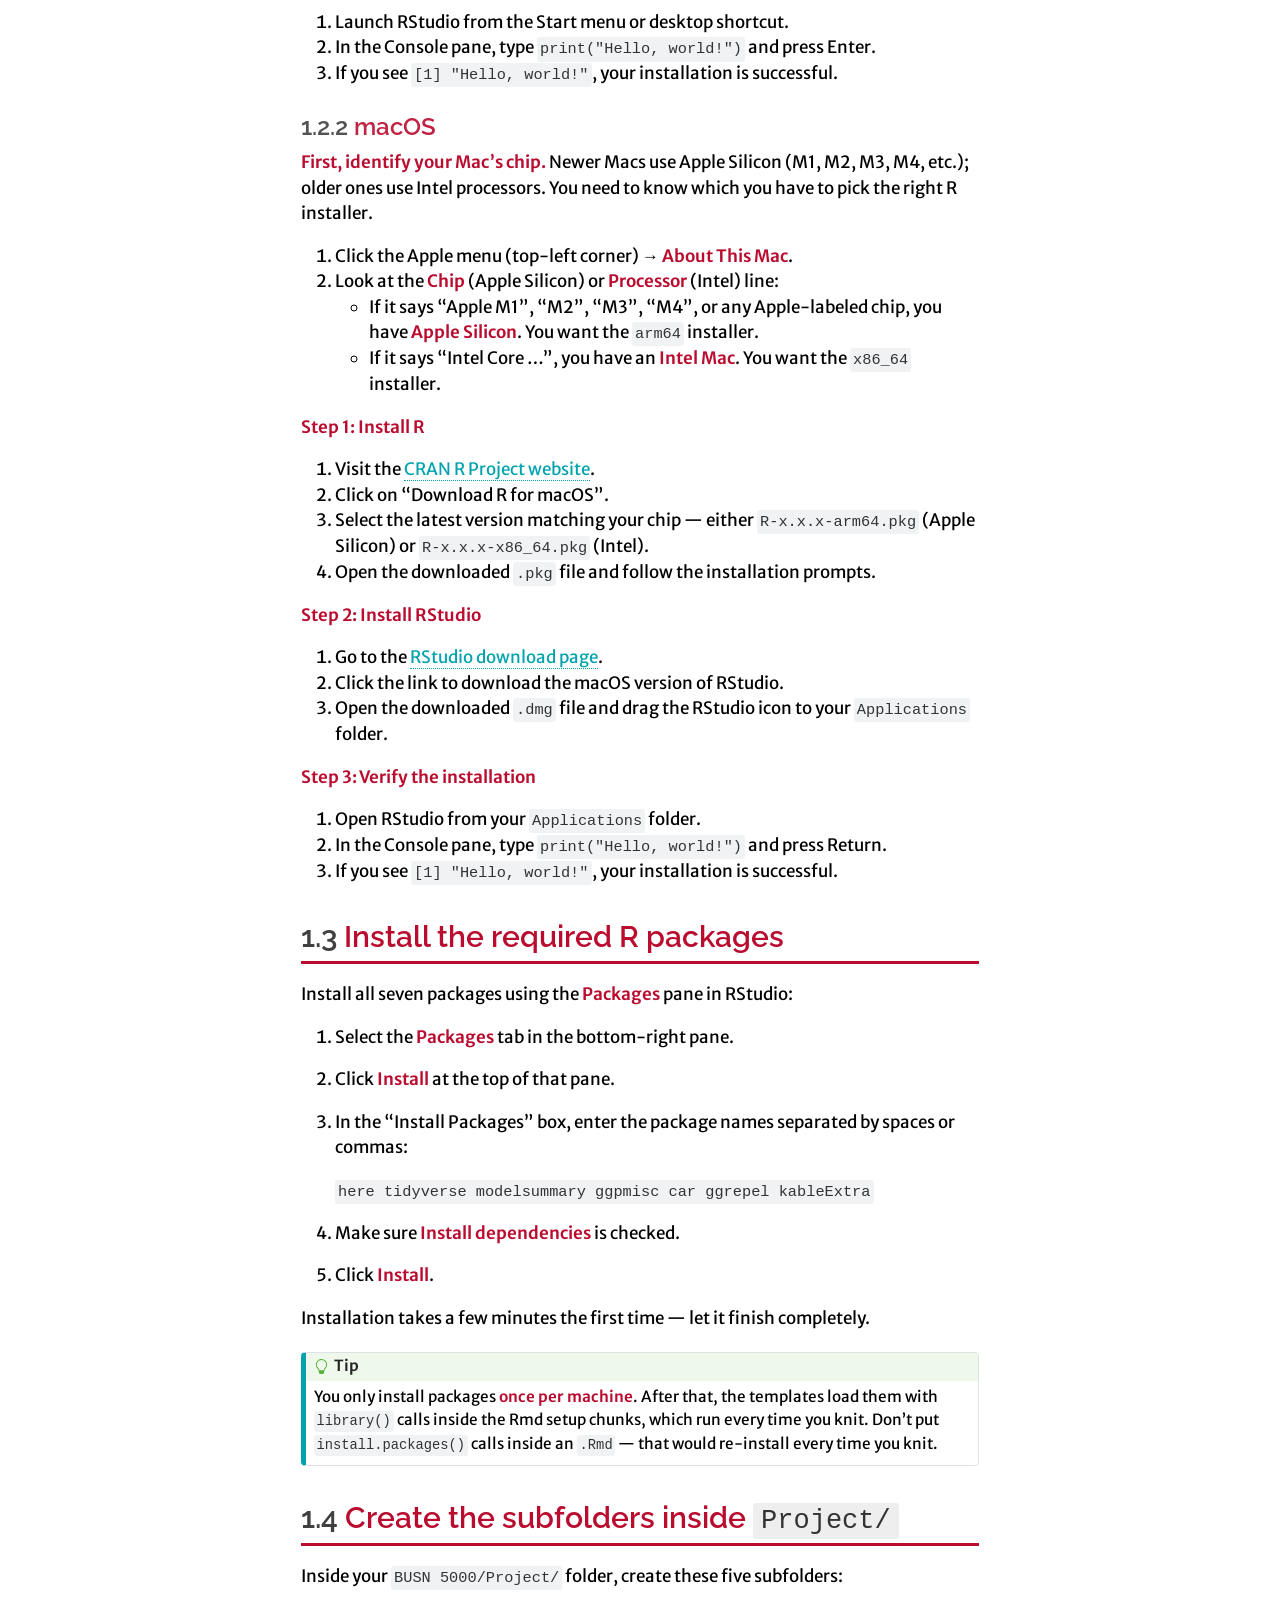
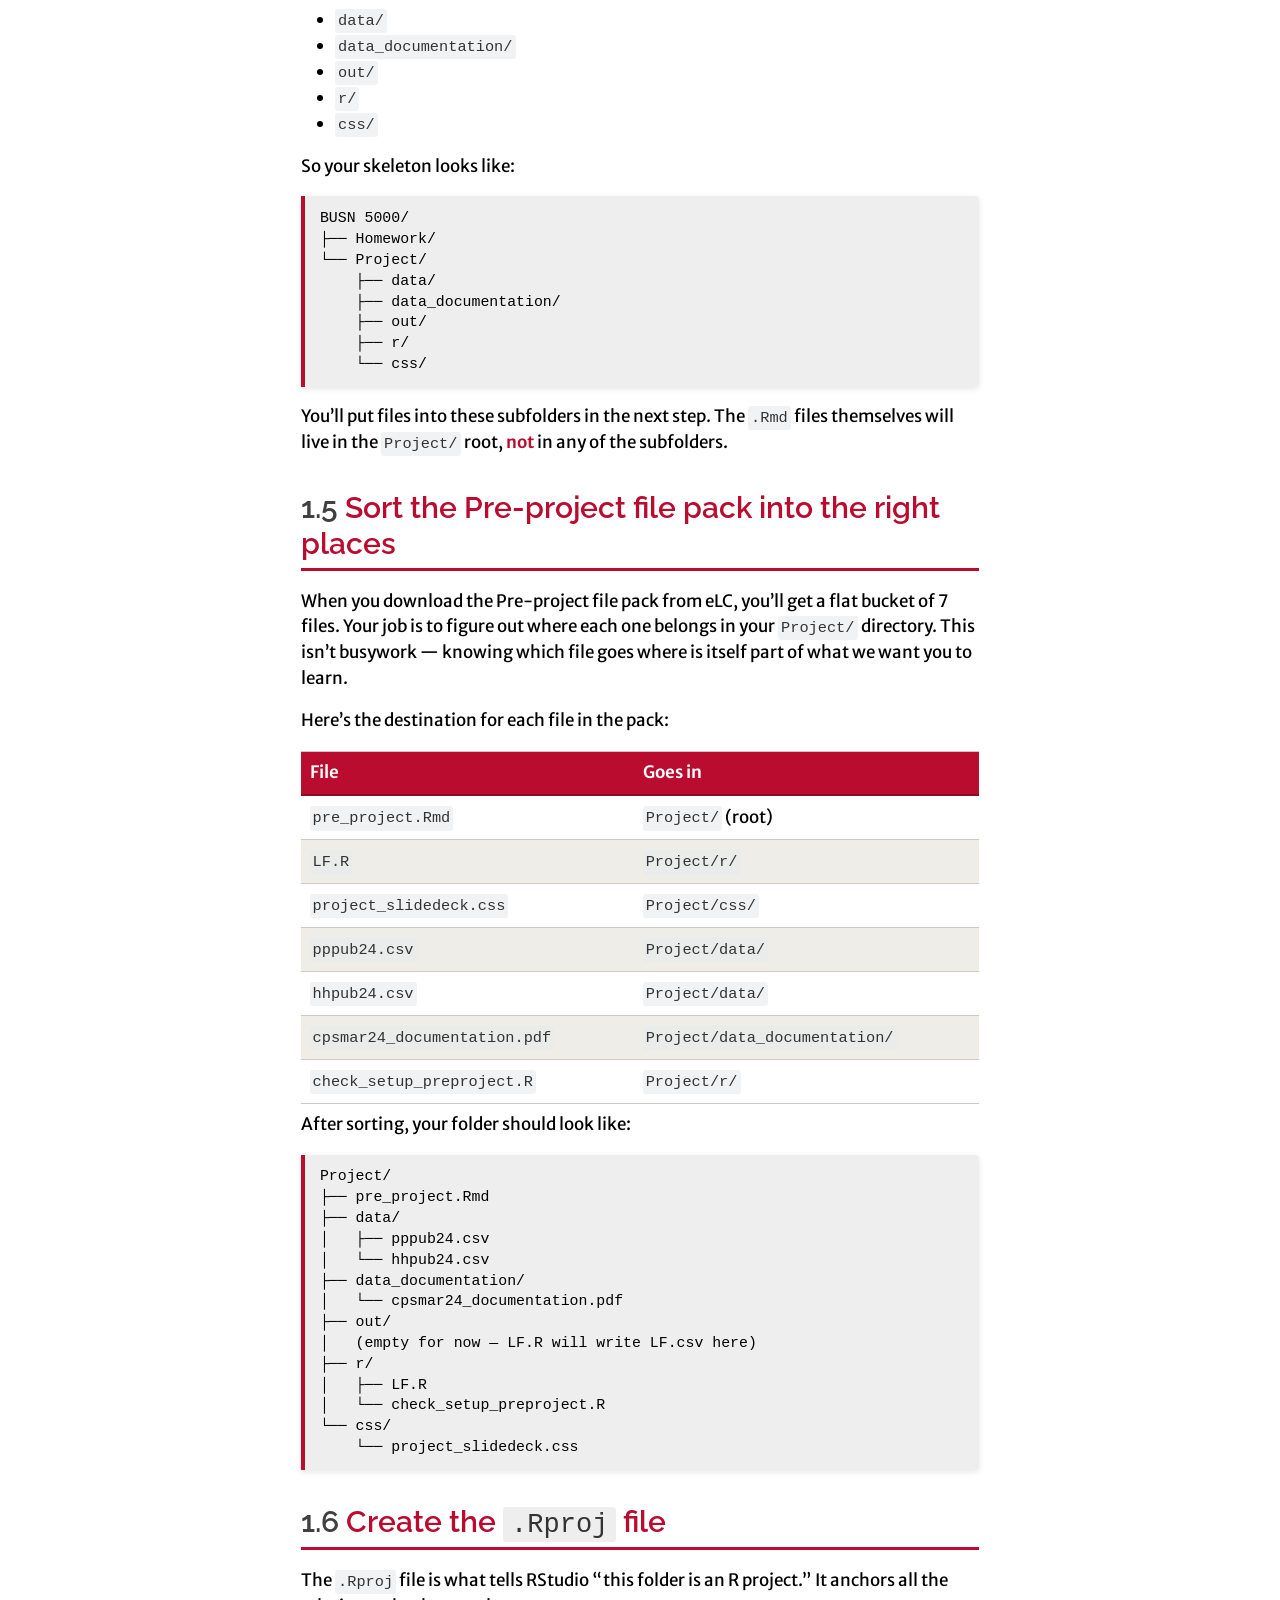
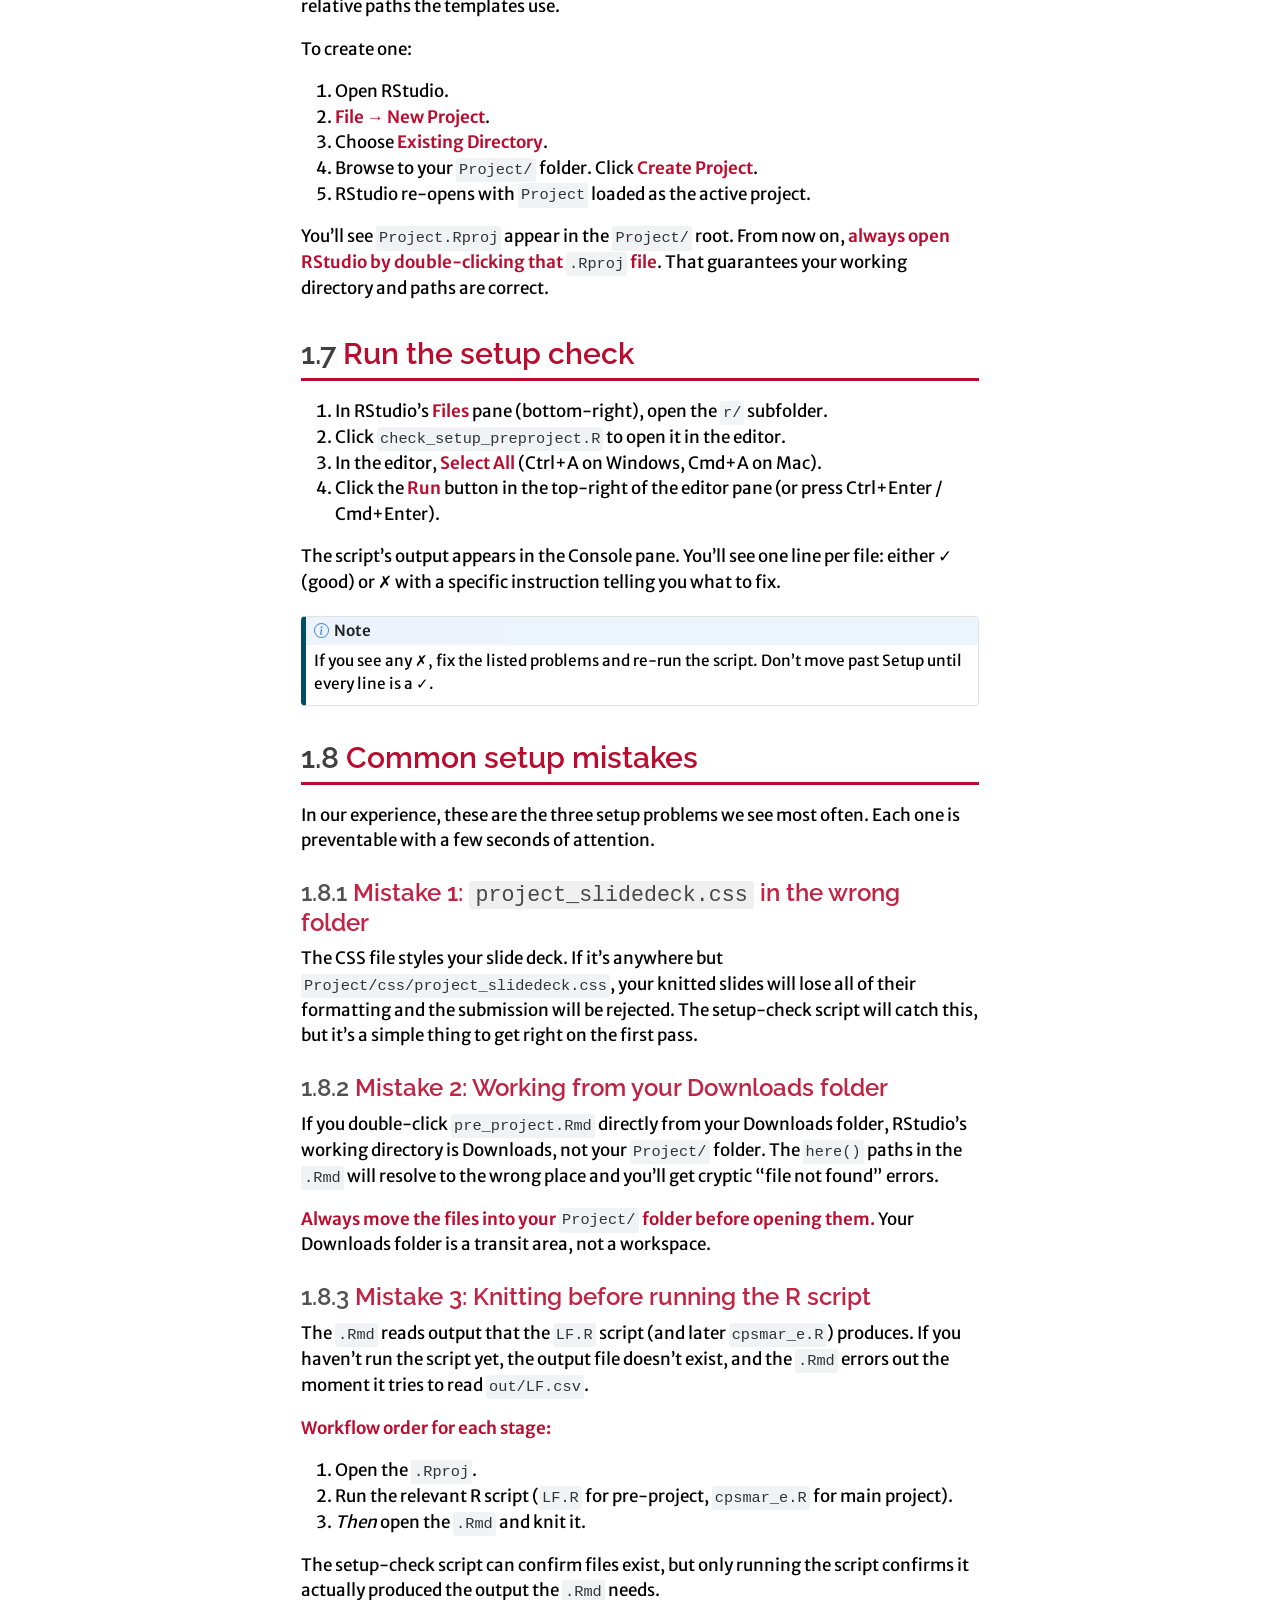
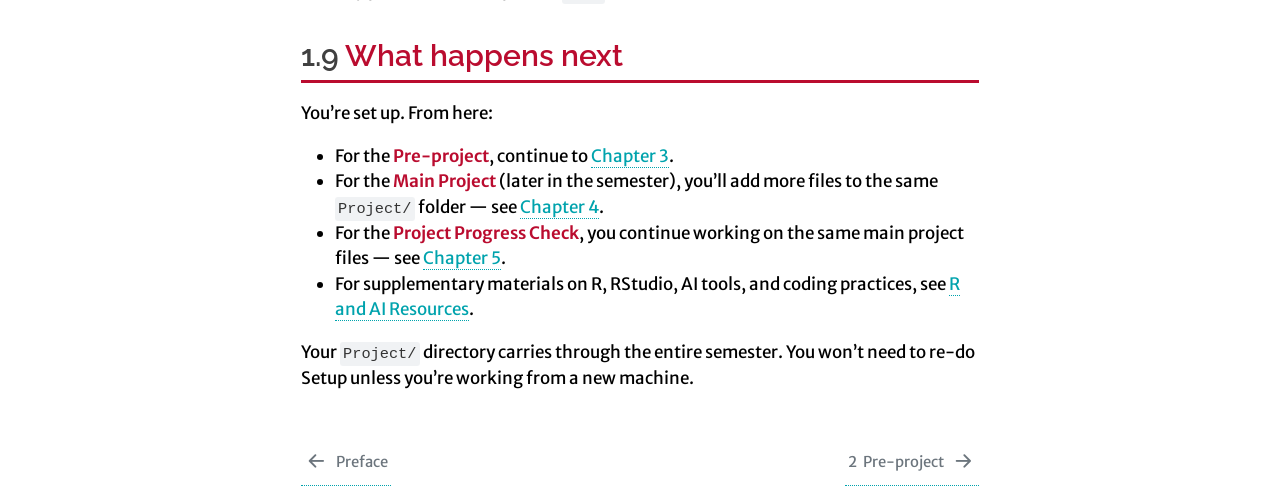
<file: setup.html>
<!DOCTYPE html>
<html xmlns="http://www.w3.org/1999/xhtml" lang="en" xml:lang="en"><head>

<meta charset="utf-8">
<meta name="generator" content="quarto-1.9.37">

<meta name="viewport" content="width=device-width, initial-scale=1.0, user-scalable=yes">


<title>1&nbsp; Setup – BUSN 5000 Project Guide</title>
<style>
/* Default styles provided by pandoc.
** See https://pandoc.org/MANUAL.html#variables-for-html for config info.
*/
code{white-space: pre-wrap;}
span.smallcaps{font-variant: small-caps;}
div.columns{display: flex; gap: min(4vw, 1.5em);}
div.column{flex: auto; overflow-x: auto;}
div.hanging-indent{margin-left: 1.5em; text-indent: -1.5em;}
ul.task-list{list-style: none;}
ul.task-list li input[type="checkbox"] {
  width: 0.8em;
  margin: 0 0.8em 0.2em -1em; /* quarto-specific, see https://github.com/quarto-dev/quarto-cli/issues/4556 */ 
  vertical-align: middle;
}
</style>


<script src="site_libs/quarto-nav/quarto-nav.js"></script>
<script src="site_libs/quarto-nav/headroom.min.js"></script>
<script src="site_libs/clipboard/clipboard.min.js"></script>
<script src="site_libs/quarto-search/autocomplete.umd.js"></script>
<script src="site_libs/quarto-search/fuse.min.js"></script>
<script src="site_libs/quarto-search/quarto-search.js"></script>
<meta name="quarto:offset" content="./">
<link href="./pre-project.html" rel="next">
<link href="./index.html" rel="prev">
<script src="site_libs/quarto-html/quarto.js" type="module"></script>
<script src="site_libs/quarto-html/tabsets/tabsets.js" type="module"></script>
<script src="site_libs/quarto-html/popper.min.js"></script>
<script src="site_libs/quarto-html/tippy.umd.min.js"></script>
<script src="site_libs/quarto-html/anchor.min.js"></script>
<link href="site_libs/quarto-html/tippy.css" rel="stylesheet">
<link href="site_libs/quarto-html/quarto-syntax-highlighting-5ca3f65973bce3c273460425bf7f931a.css" rel="stylesheet" id="quarto-text-highlighting-styles">
<script src="site_libs/bootstrap/bootstrap.min.js"></script>
<link href="site_libs/bootstrap/bootstrap-icons.css" rel="stylesheet">
<link href="site_libs/bootstrap/bootstrap-ca202117ea3d41f23c72a67d39fd22d9.min.css" rel="stylesheet" append-hash="true" id="quarto-bootstrap" data-mode="light">
<script id="quarto-search-options" type="application/json">{
  "location": "sidebar",
  "copy-button": false,
  "collapse-after": 3,
  "panel-placement": "start",
  "type": "textbox",
  "limit": 50,
  "keyboard-shortcut": [
    "f",
    "/",
    "s"
  ],
  "show-item-context": false,
  "language": {
    "search-no-results-text": "No results",
    "search-matching-documents-text": "matching documents",
    "search-copy-link-title": "Copy link to search",
    "search-hide-matches-text": "Hide additional matches",
    "search-more-match-text": "more match in this document",
    "search-more-matches-text": "more matches in this document",
    "search-clear-button-title": "Clear",
    "search-text-placeholder": "",
    "search-detached-cancel-button-title": "Cancel",
    "search-submit-button-title": "Submit",
    "search-label": "Search"
  }
}</script>


</head>

<body class="nav-sidebar floating quarto-light">

<div id="quarto-search-results"></div>
  <header id="quarto-header" class="headroom fixed-top">
  <nav class="quarto-secondary-nav">
    <div class="container-fluid d-flex">
      <button type="button" class="quarto-btn-toggle btn" data-bs-toggle="collapse" role="button" data-bs-target=".quarto-sidebar-collapse-item" aria-controls="quarto-sidebar" aria-expanded="false" aria-label="Toggle sidebar navigation" onclick="if (window.quartoToggleHeadroom) { window.quartoToggleHeadroom(); }">
        <i class="bi bi-layout-text-sidebar-reverse"></i>
      </button>
        <nav class="quarto-page-breadcrumbs" aria-label="breadcrumb"><ol class="breadcrumb"><li class="breadcrumb-item"><a href="./setup.html"><span class="chapter-number">1</span>&nbsp; <span class="chapter-title">Setup</span></a></li></ol></nav>
        <a class="flex-grow-1" role="navigation" data-bs-toggle="collapse" data-bs-target=".quarto-sidebar-collapse-item" aria-controls="quarto-sidebar" aria-expanded="false" aria-label="Toggle sidebar navigation" onclick="if (window.quartoToggleHeadroom) { window.quartoToggleHeadroom(); }">      
        </a>
      <button type="button" class="btn quarto-search-button" aria-label="Search" onclick="window.quartoOpenSearch();">
        <i class="bi bi-search"></i>
      </button>
    </div>
  </nav>
</header>
<!-- content -->
<div id="quarto-content" class="quarto-container page-columns page-rows-contents page-layout-article">
<!-- sidebar -->
  <nav id="quarto-sidebar" class="sidebar collapse collapse-horizontal quarto-sidebar-collapse-item sidebar-navigation floating overflow-auto">
    <div class="pt-lg-2 mt-2 text-left sidebar-header">
    <div class="sidebar-title mb-0 py-0">
      <a href="./">BUSN 5000 Project Guide</a> 
    </div>
      </div>
        <div class="mt-2 flex-shrink-0 align-items-center">
        <div class="sidebar-search">
        <div id="quarto-search" class="" title="Search"></div>
        </div>
        </div>
    <div class="sidebar-menu-container"> 
    <ul class="list-unstyled mt-1">
        <li class="sidebar-item">
  <div class="sidebar-item-container"> 
  <a href="./index.html" class="sidebar-item-text sidebar-link">
 <span class="menu-text">Preface</span></a>
  </div>
</li>
        <li class="sidebar-item">
  <div class="sidebar-item-container"> 
  <a href="./setup.html" class="sidebar-item-text sidebar-link active">
 <span class="menu-text"><span class="chapter-number">1</span>&nbsp; <span class="chapter-title">Setup</span></span></a>
  </div>
</li>
        <li class="sidebar-item">
  <div class="sidebar-item-container"> 
  <a href="./pre-project.html" class="sidebar-item-text sidebar-link">
 <span class="menu-text"><span class="chapter-number">2</span>&nbsp; <span class="chapter-title">Pre-project</span></span></a>
  </div>
</li>
        <li class="sidebar-item">
  <div class="sidebar-item-container"> 
  <a href="./main-project.html" class="sidebar-item-text sidebar-link">
 <span class="menu-text"><span class="chapter-number">3</span>&nbsp; <span class="chapter-title">Main Project</span></span></a>
  </div>
</li>
        <li class="sidebar-item">
  <div class="sidebar-item-container"> 
  <a href="./progress-check.html" class="sidebar-item-text sidebar-link">
 <span class="menu-text"><span class="chapter-number">4</span>&nbsp; <span class="chapter-title">Progress Check</span></span></a>
  </div>
</li>
        <li class="sidebar-item">
  <div class="sidebar-item-container"> 
  <a href="./submission.html" class="sidebar-item-text sidebar-link">
 <span class="menu-text"><span class="chapter-number">5</span>&nbsp; <span class="chapter-title">Submission</span></span></a>
  </div>
</li>
        <li class="sidebar-item">
  <div class="sidebar-item-container"> 
  <a href="./common-errors.html" class="sidebar-item-text sidebar-link">
 <span class="menu-text"><span class="chapter-number">6</span>&nbsp; <span class="chapter-title">Common Errors</span></span></a>
  </div>
</li>
        <li class="sidebar-item">
  <div class="sidebar-item-container"> 
  <a href="./r-ai-resources.html" class="sidebar-item-text sidebar-link">
 <span class="menu-text"><span class="chapter-number">7</span>&nbsp; <span class="chapter-title">R and AI Resources</span></span></a>
  </div>
</li>
    </ul>
    </div>
</nav>
<div id="quarto-sidebar-glass" class="quarto-sidebar-collapse-item" data-bs-toggle="collapse" data-bs-target=".quarto-sidebar-collapse-item"></div>
<!-- margin-sidebar -->
    <div id="quarto-margin-sidebar" class="sidebar margin-sidebar">
        <nav id="TOC" role="doc-toc" class="toc-active">
    <h2 id="toc-title">Table of contents</h2>
   
  <ul>
  <li><a href="#create-your-busn-5000-folder" id="toc-create-your-busn-5000-folder" class="nav-link active" data-scroll-target="#create-your-busn-5000-folder"><span class="header-section-number">1.1</span> Create your BUSN 5000 folder</a></li>
  <li><a href="#install-r-and-rstudio" id="toc-install-r-and-rstudio" class="nav-link" data-scroll-target="#install-r-and-rstudio"><span class="header-section-number">1.2</span> Install R and RStudio</a>
  <ul class="collapse">
  <li><a href="#windows" id="toc-windows" class="nav-link" data-scroll-target="#windows"><span class="header-section-number">1.2.1</span> Windows</a></li>
  <li><a href="#macos" id="toc-macos" class="nav-link" data-scroll-target="#macos"><span class="header-section-number">1.2.2</span> macOS</a></li>
  </ul></li>
  <li><a href="#install-the-required-r-packages" id="toc-install-the-required-r-packages" class="nav-link" data-scroll-target="#install-the-required-r-packages"><span class="header-section-number">1.3</span> Install the required R packages</a></li>
  <li><a href="#create-the-subfolders-inside-project" id="toc-create-the-subfolders-inside-project" class="nav-link" data-scroll-target="#create-the-subfolders-inside-project"><span class="header-section-number">1.4</span> Create the subfolders inside <code>Project/</code></a></li>
  <li><a href="#sort-the-pre-project-file-pack-into-the-right-places" id="toc-sort-the-pre-project-file-pack-into-the-right-places" class="nav-link" data-scroll-target="#sort-the-pre-project-file-pack-into-the-right-places"><span class="header-section-number">1.5</span> Sort the Pre-project file pack into the right places</a></li>
  <li><a href="#create-the-.rproj-file" id="toc-create-the-.rproj-file" class="nav-link" data-scroll-target="#create-the-.rproj-file"><span class="header-section-number">1.6</span> Create the <code>.Rproj</code> file</a></li>
  <li><a href="#run-the-setup-check" id="toc-run-the-setup-check" class="nav-link" data-scroll-target="#run-the-setup-check"><span class="header-section-number">1.7</span> Run the setup check</a></li>
  <li><a href="#common-setup-mistakes" id="toc-common-setup-mistakes" class="nav-link" data-scroll-target="#common-setup-mistakes"><span class="header-section-number">1.8</span> Common setup mistakes</a>
  <ul class="collapse">
  <li><a href="#mistake-1-project_slidedeck.css-in-the-wrong-folder" id="toc-mistake-1-project_slidedeck.css-in-the-wrong-folder" class="nav-link" data-scroll-target="#mistake-1-project_slidedeck.css-in-the-wrong-folder"><span class="header-section-number">1.8.1</span> Mistake 1: <code>project_slidedeck.css</code> in the wrong folder</a></li>
  <li><a href="#mistake-2-working-from-your-downloads-folder" id="toc-mistake-2-working-from-your-downloads-folder" class="nav-link" data-scroll-target="#mistake-2-working-from-your-downloads-folder"><span class="header-section-number">1.8.2</span> Mistake 2: Working from your Downloads folder</a></li>
  <li><a href="#mistake-3-knitting-before-running-the-r-script" id="toc-mistake-3-knitting-before-running-the-r-script" class="nav-link" data-scroll-target="#mistake-3-knitting-before-running-the-r-script"><span class="header-section-number">1.8.3</span> Mistake 3: Knitting before running the R script</a></li>
  </ul></li>
  <li><a href="#what-happens-next" id="toc-what-happens-next" class="nav-link" data-scroll-target="#what-happens-next"><span class="header-section-number">1.9</span> What happens next</a></li>
  </ul>
</nav>
    </div>
<!-- main -->
<main class="content" id="quarto-document-content">

<header id="title-block-header" class="quarto-title-block default">
<div class="quarto-title">
<h1 class="title"><span class="chapter-number">1</span>&nbsp; <span class="chapter-title">Setup</span></h1>
</div>



<div class="quarto-title-meta">

    
  
    
  </div>
  


</header>


<p>This chapter walks you through getting your computer ready to do BUSN 5000 project work. By the end of it, you should have:</p>
<ul>
<li>R and RStudio installed</li>
<li>All required R packages installed</li>
<li>A <code>Project/</code> folder on your computer with the correct subfolder structure</li>
<li>Every file from the Pre-project file pack sorted into the right place</li>
<li>An <code>.Rproj</code> file that opens RStudio into the project</li>
<li>A green report from the setup-check script</li>
</ul>
<p>Plan to spend 30–45 minutes the first time through.</p>
<div class="callout callout-style-default callout-important callout-titled">
<div class="callout-header d-flex align-content-center">
<div class="callout-icon-container">
<i class="callout-icon"></i>
</div>
<div class="callout-title-container flex-fill">
<span class="screen-reader-only">Important</span>Don’t skip this
</div>
</div>
<div class="callout-body-container callout-body">
<p>Almost every “my project won’t knit” email we get traces back to something here. If setup is right, the rest of the project is much easier. If setup is wrong, every other step compounds the problem.</p>
</div>
</div>
<section id="create-your-busn-5000-folder" class="level2" data-number="1.1">
<h2 data-number="1.1" class="anchored" data-anchor-id="create-your-busn-5000-folder"><span class="header-section-number">1.1</span> Create your BUSN 5000 folder</h2>
<p>Before you do anything project-specific, set up a top-level <strong><code>BUSN 5000</code></strong> folder on your computer. Put it somewhere you’ll remember — your <code>Documents</code> folder is a fine default.</p>
<p>Inside <code>BUSN 5000</code>, create two subfolders:</p>
<pre><code>BUSN 5000/
├── Homework/
└── Project/</code></pre>
<ul>
<li><code>Homework/</code> is where you’ll save homework assignments and other course materials over the semester.</li>
<li><code>Project/</code> is the self-contained working directory for the Pre-project, Project Progress Check, and Final Project.</li>
</ul>
<p>The rest of this chapter is about setting up <code>Project/</code>. We won’t touch <code>Homework/</code> here.</p>
</section>
<section id="install-r-and-rstudio" class="level2" data-number="1.2">
<h2 data-number="1.2" class="anchored" data-anchor-id="install-r-and-rstudio"><span class="header-section-number">1.2</span> Install R and RStudio</h2>
<p>If you haven’t already, install both. Follow the instructions for your operating system. Install R before RStudio.</p>
<section id="windows" class="level3" data-number="1.2.1">
<h3 data-number="1.2.1" class="anchored" data-anchor-id="windows"><span class="header-section-number">1.2.1</span> Windows</h3>
<p><strong>Step 1: Install R</strong></p>
<ol type="1">
<li>Go to the <a href="https://cran.r-project.org/">CRAN R Project website</a>.</li>
<li>Click on “Download R for Windows”.</li>
<li>Click on “base” and then select the link labeled “Download R x.x.x for Windows” (where x.x.x is the latest version).</li>
<li>Open the downloaded <code>.exe</code> file and follow the installation prompts, accepting the defaults.</li>
</ol>
<p><strong>Step 2: Install RStudio</strong></p>
<ol type="1">
<li>Visit the <a href="https://posit.co/download/rstudio-desktop/">RStudio download page</a>.</li>
<li>Click the link to download the Windows installer.</li>
<li>Open the downloaded <code>.exe</code> file and complete the installation using default settings.</li>
</ol>
<p><strong>Step 3: Verify the installation</strong></p>
<ol type="1">
<li>Launch RStudio from the Start menu or desktop shortcut.</li>
<li>In the Console pane, type <code>print("Hello, world!")</code> and press Enter.</li>
<li>If you see <code>[1] "Hello, world!"</code>, your installation is successful.</li>
</ol>
</section>
<section id="macos" class="level3" data-number="1.2.2">
<h3 data-number="1.2.2" class="anchored" data-anchor-id="macos"><span class="header-section-number">1.2.2</span> macOS</h3>
<p><strong>First, identify your Mac’s chip.</strong> Newer Macs use Apple Silicon (M1, M2, M3, M4, etc.); older ones use Intel processors. You need to know which you have to pick the right R installer.</p>
<ol type="1">
<li>Click the Apple menu (top-left corner) → <strong>About This Mac</strong>.</li>
<li>Look at the <strong>Chip</strong> (Apple Silicon) or <strong>Processor</strong> (Intel) line:
<ul>
<li>If it says “Apple M1”, “M2”, “M3”, “M4”, or any Apple-labeled chip, you have <strong>Apple Silicon</strong>. You want the <code>arm64</code> installer.</li>
<li>If it says “Intel Core …”, you have an <strong>Intel Mac</strong>. You want the <code>x86_64</code> installer.</li>
</ul></li>
</ol>
<p><strong>Step 1: Install R</strong></p>
<ol type="1">
<li>Visit the <a href="https://cran.r-project.org/">CRAN R Project website</a>.</li>
<li>Click on “Download R for macOS”.</li>
<li>Select the latest version matching your chip — either <code>R-x.x.x-arm64.pkg</code> (Apple Silicon) or <code>R-x.x.x-x86_64.pkg</code> (Intel).</li>
<li>Open the downloaded <code>.pkg</code> file and follow the installation prompts.</li>
</ol>
<p><strong>Step 2: Install RStudio</strong></p>
<ol type="1">
<li>Go to the <a href="https://posit.co/download/rstudio-desktop/">RStudio download page</a>.</li>
<li>Click the link to download the macOS version of RStudio.</li>
<li>Open the downloaded <code>.dmg</code> file and drag the RStudio icon to your <code>Applications</code> folder.</li>
</ol>
<p><strong>Step 3: Verify the installation</strong></p>
<ol type="1">
<li>Open RStudio from your <code>Applications</code> folder.</li>
<li>In the Console pane, type <code>print("Hello, world!")</code> and press Return.</li>
<li>If you see <code>[1] "Hello, world!"</code>, your installation is successful.</li>
</ol>
</section>
</section>
<section id="install-the-required-r-packages" class="level2" data-number="1.3">
<h2 data-number="1.3" class="anchored" data-anchor-id="install-the-required-r-packages"><span class="header-section-number">1.3</span> Install the required R packages</h2>
<p>Install all seven packages using the <strong>Packages</strong> pane in RStudio:</p>
<ol type="1">
<li><p>Select the <strong>Packages</strong> tab in the bottom-right pane.</p></li>
<li><p>Click <strong>Install</strong> at the top of that pane.</p></li>
<li><p>In the “Install Packages” box, enter the package names separated by spaces or commas:</p>
<p><code>here tidyverse modelsummary ggpmisc car ggrepel kableExtra</code></p></li>
<li><p>Make sure <strong>Install dependencies</strong> is checked.</p></li>
<li><p>Click <strong>Install</strong>.</p></li>
</ol>
<p>Installation takes a few minutes the first time — let it finish completely.</p>
<div class="callout callout-style-default callout-tip callout-titled">
<div class="callout-header d-flex align-content-center">
<div class="callout-icon-container">
<i class="callout-icon"></i>
</div>
<div class="callout-title-container flex-fill">
Tip
</div>
</div>
<div class="callout-body-container callout-body">
<p>You only install packages <strong>once per machine</strong>. After that, the templates load them with <code>library()</code> calls inside the Rmd setup chunks, which run every time you knit. Don’t put <code>install.packages()</code> calls inside an <code>.Rmd</code> — that would re-install every time you knit.</p>
</div>
</div>
</section>
<section id="create-the-subfolders-inside-project" class="level2" data-number="1.4">
<h2 data-number="1.4" class="anchored" data-anchor-id="create-the-subfolders-inside-project"><span class="header-section-number">1.4</span> Create the subfolders inside <code>Project/</code></h2>
<p>Inside your <code>BUSN 5000/Project/</code> folder, create these five subfolders:</p>
<ul>
<li><code>data/</code></li>
<li><code>data_documentation/</code></li>
<li><code>out/</code></li>
<li><code>r/</code></li>
<li><code>css/</code></li>
</ul>
<p>So your skeleton looks like:</p>
<pre><code>BUSN 5000/
├── Homework/
└── Project/
    ├── data/
    ├── data_documentation/
    ├── out/
    ├── r/
    └── css/</code></pre>
<p>You’ll put files into these subfolders in the next step. The <code>.Rmd</code> files themselves will live in the <code>Project/</code> root, <strong>not</strong> in any of the subfolders.</p>
</section>
<section id="sort-the-pre-project-file-pack-into-the-right-places" class="level2" data-number="1.5">
<h2 data-number="1.5" class="anchored" data-anchor-id="sort-the-pre-project-file-pack-into-the-right-places"><span class="header-section-number">1.5</span> Sort the Pre-project file pack into the right places</h2>
<p>When you download the Pre-project file pack from eLC, you’ll get a flat bucket of 7 files. Your job is to figure out where each one belongs in your <code>Project/</code> directory. This isn’t busywork — knowing which file goes where is itself part of what we want you to learn.</p>
<p>Here’s the destination for each file in the pack:</p>
<table class="caption-top table">
<thead>
<tr class="header">
<th>File</th>
<th>Goes in</th>
</tr>
</thead>
<tbody>
<tr class="odd">
<td><code>pre_project.Rmd</code></td>
<td><code>Project/</code> (root)</td>
</tr>
<tr class="even">
<td><code>LF.R</code></td>
<td><code>Project/r/</code></td>
</tr>
<tr class="odd">
<td><code>project_slidedeck.css</code></td>
<td><code>Project/css/</code></td>
</tr>
<tr class="even">
<td><code>pppub24.csv</code></td>
<td><code>Project/data/</code></td>
</tr>
<tr class="odd">
<td><code>hhpub24.csv</code></td>
<td><code>Project/data/</code></td>
</tr>
<tr class="even">
<td><code>cpsmar24_documentation.pdf</code></td>
<td><code>Project/data_documentation/</code></td>
</tr>
<tr class="odd">
<td><code>check_setup_preproject.R</code></td>
<td><code>Project/r/</code></td>
</tr>
</tbody>
</table>
<p>After sorting, your folder should look like:</p>
<pre><code>Project/
├── pre_project.Rmd
├── data/
│   ├── pppub24.csv
│   └── hhpub24.csv
├── data_documentation/
│   └── cpsmar24_documentation.pdf
├── out/
│   (empty for now — LF.R will write LF.csv here)
├── r/
│   ├── LF.R
│   └── check_setup_preproject.R
└── css/
    └── project_slidedeck.css</code></pre>
</section>
<section id="create-the-.rproj-file" class="level2" data-number="1.6">
<h2 data-number="1.6" class="anchored" data-anchor-id="create-the-.rproj-file"><span class="header-section-number">1.6</span> Create the <code>.Rproj</code> file</h2>
<p>The <code>.Rproj</code> file is what tells RStudio “this folder is an R project.” It anchors all the relative paths the templates use.</p>
<p>To create one:</p>
<ol type="1">
<li>Open RStudio.</li>
<li><strong>File → New Project</strong>.</li>
<li>Choose <strong>Existing Directory</strong>.</li>
<li>Browse to your <code>Project/</code> folder. Click <strong>Create Project</strong>.</li>
<li>RStudio re-opens with <code>Project</code> loaded as the active project.</li>
</ol>
<p>You’ll see <code>Project.Rproj</code> appear in the <code>Project/</code> root. From now on, <strong>always open RStudio by double-clicking that <code>.Rproj</code> file</strong>. That guarantees your working directory and paths are correct.</p>
</section>
<section id="run-the-setup-check" class="level2" data-number="1.7">
<h2 data-number="1.7" class="anchored" data-anchor-id="run-the-setup-check"><span class="header-section-number">1.7</span> Run the setup check</h2>
<ol type="1">
<li>In RStudio’s <strong>Files</strong> pane (bottom-right), open the <code>r/</code> subfolder.</li>
<li>Click <strong><code>check_setup_preproject.R</code></strong> to open it in the editor.</li>
<li>In the editor, <strong>Select All</strong> (Ctrl+A on Windows, Cmd+A on Mac).</li>
<li>Click the <strong>Run</strong> button in the top-right of the editor pane (or press Ctrl+Enter / Cmd+Enter).</li>
</ol>
<p>The script’s output appears in the Console pane. You’ll see one line per file: either ✓ (good) or ✗ with a specific instruction telling you what to fix.</p>
<div class="callout callout-style-default callout-note callout-titled">
<div class="callout-header d-flex align-content-center">
<div class="callout-icon-container">
<i class="callout-icon"></i>
</div>
<div class="callout-title-container flex-fill">
Note
</div>
</div>
<div class="callout-body-container callout-body">
<p>If you see any ✗, fix the listed problems and re-run the script. Don’t move past Setup until every line is a ✓.</p>
</div>
</div>
</section>
<section id="common-setup-mistakes" class="level2" data-number="1.8">
<h2 data-number="1.8" class="anchored" data-anchor-id="common-setup-mistakes"><span class="header-section-number">1.8</span> Common setup mistakes</h2>
<p>In our experience, these are the three setup problems we see most often. Each one is preventable with a few seconds of attention.</p>
<section id="mistake-1-project_slidedeck.css-in-the-wrong-folder" class="level3" data-number="1.8.1">
<h3 data-number="1.8.1" class="anchored" data-anchor-id="mistake-1-project_slidedeck.css-in-the-wrong-folder"><span class="header-section-number">1.8.1</span> Mistake 1: <code>project_slidedeck.css</code> in the wrong folder</h3>
<p>The CSS file styles your slide deck. If it’s anywhere but <code>Project/css/project_slidedeck.css</code>, your knitted slides will lose all of their formatting and the submission will be rejected. The setup-check script will catch this, but it’s a simple thing to get right on the first pass.</p>
</section>
<section id="mistake-2-working-from-your-downloads-folder" class="level3" data-number="1.8.2">
<h3 data-number="1.8.2" class="anchored" data-anchor-id="mistake-2-working-from-your-downloads-folder"><span class="header-section-number">1.8.2</span> Mistake 2: Working from your Downloads folder</h3>
<p>If you double-click <code>pre_project.Rmd</code> directly from your Downloads folder, RStudio’s working directory is Downloads, not your <code>Project/</code> folder. The <code>here()</code> paths in the <code>.Rmd</code> will resolve to the wrong place and you’ll get cryptic “file not found” errors.</p>
<p><strong>Always move the files into your <code>Project/</code> folder before opening them.</strong> Your Downloads folder is a transit area, not a workspace.</p>
</section>
<section id="mistake-3-knitting-before-running-the-r-script" class="level3" data-number="1.8.3">
<h3 data-number="1.8.3" class="anchored" data-anchor-id="mistake-3-knitting-before-running-the-r-script"><span class="header-section-number">1.8.3</span> Mistake 3: Knitting before running the R script</h3>
<p>The <code>.Rmd</code> reads output that the <code>LF.R</code> script (and later <code>cpsmar_e.R</code>) produces. If you haven’t run the script yet, the output file doesn’t exist, and the <code>.Rmd</code> errors out the moment it tries to read <code>out/LF.csv</code>.</p>
<p><strong>Workflow order for each stage:</strong></p>
<ol type="1">
<li>Open the <code>.Rproj</code>.</li>
<li>Run the relevant R script (<code>LF.R</code> for pre-project, <code>cpsmar_e.R</code> for main project).</li>
<li><em>Then</em> open the <code>.Rmd</code> and knit it.</li>
</ol>
<p>The setup-check script can confirm files exist, but only running the script confirms it actually produced the output the <code>.Rmd</code> needs.</p>
</section>
</section>
<section id="what-happens-next" class="level2" data-number="1.9">
<h2 data-number="1.9" class="anchored" data-anchor-id="what-happens-next"><span class="header-section-number">1.9</span> What happens next</h2>
<p>You’re set up. From here:</p>
<ul>
<li>For the <strong>Pre-project</strong>, continue to <a href="./pre-project.html">Chapter 3</a>.</li>
<li>For the <strong>Main Project</strong> (later in the semester), you’ll add more files to the same <code>Project/</code> folder — see <a href="./main-project.html">Chapter 4</a>.</li>
<li>For the <strong>Project Progress Check</strong>, you continue working on the same main project files — see <a href="./progress-check.html">Chapter 5</a>.</li>
<li>For supplementary materials on R, RStudio, AI tools, and coding practices, see <a href="./r-ai-resources.html">R and AI Resources</a>.</li>
</ul>
<p>Your <code>Project/</code> directory carries through the entire semester. You won’t need to re-do Setup unless you’re working from a new machine.</p>


</section>

</main> <!-- /main -->
<script id="quarto-html-after-body" type="application/javascript">
  window.document.addEventListener("DOMContentLoaded", function (event) {
    const icon = "";
    const anchorJS = new window.AnchorJS();
    anchorJS.options = {
      placement: 'right',
      icon: icon
    };
    anchorJS.add('.anchored');
    const isCodeAnnotation = (el) => {
      for (const clz of el.classList) {
        if (clz.startsWith('code-annotation-')) {                     
          return true;
        }
      }
      return false;
    }
    const onCopySuccess = function(e) {
      // button target
      const button = e.trigger;
      // don't keep focus
      button.blur();
      // flash "checked"
      button.classList.add('code-copy-button-checked');
      var currentTitle = button.getAttribute("title");
      button.setAttribute("title", "Copied!");
      let tooltip;
      if (window.bootstrap) {
        button.setAttribute("data-bs-toggle", "tooltip");
        button.setAttribute("data-bs-placement", "left");
        button.setAttribute("data-bs-title", "Copied!");
        tooltip = new bootstrap.Tooltip(button, 
          { trigger: "manual", 
            customClass: "code-copy-button-tooltip",
            offset: [0, -8]});
        tooltip.show();    
      }
      setTimeout(function() {
        if (tooltip) {
          tooltip.hide();
          button.removeAttribute("data-bs-title");
          button.removeAttribute("data-bs-toggle");
          button.removeAttribute("data-bs-placement");
        }
        button.setAttribute("title", currentTitle);
        button.classList.remove('code-copy-button-checked');
      }, 1000);
      // clear code selection
      e.clearSelection();
    }
    const getTextToCopy = function(trigger) {
      const outerScaffold = trigger.parentElement.cloneNode(true);
      const codeEl = outerScaffold.querySelector('code');
      for (const childEl of codeEl.children) {
        if (isCodeAnnotation(childEl)) {
          childEl.remove();
        }
      }
      return codeEl.innerText;
    }
    const clipboard = new window.ClipboardJS('.code-copy-button:not([data-in-quarto-modal])', {
      text: getTextToCopy
    });
    clipboard.on('success', onCopySuccess);
    if (window.document.getElementById('quarto-embedded-source-code-modal')) {
      const clipboardModal = new window.ClipboardJS('.code-copy-button[data-in-quarto-modal]', {
        text: getTextToCopy,
        container: window.document.getElementById('quarto-embedded-source-code-modal')
      });
      clipboardModal.on('success', onCopySuccess);
    }
      var localhostRegex = new RegExp(/^(?:http|https):\/\/localhost\:?[0-9]*\//);
      var mailtoRegex = new RegExp(/^mailto:/);
        var filterRegex = new RegExp('/' + window.location.host + '/');
      var isInternal = (href) => {
          return filterRegex.test(href) || localhostRegex.test(href) || mailtoRegex.test(href);
      }
      // Inspect non-navigation links and adorn them if external
     var links = window.document.querySelectorAll('a[href]:not(.nav-link):not(.navbar-brand):not(.toc-action):not(.sidebar-link):not(.sidebar-item-toggle):not(.pagination-link):not(.no-external):not([aria-hidden]):not(.dropdown-item):not(.quarto-navigation-tool):not(.about-link)');
      for (var i=0; i<links.length; i++) {
        const link = links[i];
        if (!isInternal(link.href)) {
          // undo the damage that might have been done by quarto-nav.js in the case of
          // links that we want to consider external
          if (link.dataset.originalHref !== undefined) {
            link.href = link.dataset.originalHref;
          }
        }
      }
    function tippyHover(el, contentFn, onTriggerFn, onUntriggerFn) {
      const config = {
        allowHTML: true,
        maxWidth: 500,
        delay: 100,
        arrow: false,
        appendTo: function(el) {
            return el.parentElement;
        },
        interactive: true,
        interactiveBorder: 10,
        theme: 'quarto',
        placement: 'bottom-start',
      };
      if (contentFn) {
        config.content = contentFn;
      }
      if (onTriggerFn) {
        config.onTrigger = onTriggerFn;
      }
      if (onUntriggerFn) {
        config.onUntrigger = onUntriggerFn;
      }
      window.tippy(el, config); 
    }
    const noterefs = window.document.querySelectorAll('a[role="doc-noteref"]');
    for (var i=0; i<noterefs.length; i++) {
      const ref = noterefs[i];
      tippyHover(ref, function() {
        // use id or data attribute instead here
        let href = ref.getAttribute('data-footnote-href') || ref.getAttribute('href');
        try { href = new URL(href).hash; } catch {}
        const id = href.replace(/^#\/?/, "");
        const note = window.document.getElementById(id);
        if (note) {
          return note.innerHTML;
        } else {
          return "";
        }
      });
    }
    const xrefs = window.document.querySelectorAll('a.quarto-xref');
    const processXRef = (id, note) => {
      // Strip column container classes
      const stripColumnClz = (el) => {
        el.classList.remove("page-full", "page-columns");
        if (el.children) {
          for (const child of el.children) {
            stripColumnClz(child);
          }
        }
      }
      stripColumnClz(note)
      if (id === null || id.startsWith('sec-')) {
        // Special case sections, only their first couple elements
        const container = document.createElement("div");
        if (note.children && note.children.length > 2) {
          container.appendChild(note.children[0].cloneNode(true));
          for (let i = 1; i < note.children.length; i++) {
            const child = note.children[i];
            if (child.tagName === "P" && child.innerText === "") {
              continue;
            } else {
              container.appendChild(child.cloneNode(true));
              break;
            }
          }
          if (window.Quarto?.typesetMath) {
            window.Quarto.typesetMath(container);
          }
          return container.innerHTML
        } else {
          if (window.Quarto?.typesetMath) {
            window.Quarto.typesetMath(note);
          }
          return note.innerHTML;
        }
      } else {
        // Remove any anchor links if they are present
        const anchorLink = note.querySelector('a.anchorjs-link');
        if (anchorLink) {
          anchorLink.remove();
        }
        if (window.Quarto?.typesetMath) {
          window.Quarto.typesetMath(note);
        }
        if (note.classList.contains("callout")) {
          return note.outerHTML;
        } else {
          return note.innerHTML;
        }
      }
    }
    for (var i=0; i<xrefs.length; i++) {
      const xref = xrefs[i];
      tippyHover(xref, undefined, function(instance) {
        instance.disable();
        let url = xref.getAttribute('href');
        let hash = undefined; 
        if (url.startsWith('#')) {
          hash = url;
        } else {
          try { hash = new URL(url).hash; } catch {}
        }
        if (hash) {
          const id = hash.replace(/^#\/?/, "");
          const note = window.document.getElementById(id);
          if (note !== null) {
            try {
              const html = processXRef(id, note.cloneNode(true));
              instance.setContent(html);
            } finally {
              instance.enable();
              instance.show();
            }
          } else {
            // See if we can fetch this
            fetch(url.split('#')[0])
            .then(res => res.text())
            .then(html => {
              const parser = new DOMParser();
              const htmlDoc = parser.parseFromString(html, "text/html");
              const note = htmlDoc.getElementById(id);
              if (note !== null) {
                const html = processXRef(id, note);
                instance.setContent(html);
              } 
            }).finally(() => {
              instance.enable();
              instance.show();
            });
          }
        } else {
          // See if we can fetch a full url (with no hash to target)
          // This is a special case and we should probably do some content thinning / targeting
          fetch(url)
          .then(res => res.text())
          .then(html => {
            const parser = new DOMParser();
            const htmlDoc = parser.parseFromString(html, "text/html");
            const note = htmlDoc.querySelector('main.content');
            if (note !== null) {
              // This should only happen for chapter cross references
              // (since there is no id in the URL)
              // remove the first header
              if (note.children.length > 0 && note.children[0].tagName === "HEADER") {
                note.children[0].remove();
              }
              const html = processXRef(null, note);
              instance.setContent(html);
            } 
          }).finally(() => {
            instance.enable();
            instance.show();
          });
        }
      }, function(instance) {
      });
    }
        let selectedAnnoteEl;
        const selectorForAnnotation = ( cell, annotation) => {
          let cellAttr = 'data-code-cell="' + cell + '"';
          let lineAttr = 'data-code-annotation="' +  annotation + '"';
          const selector = 'span[' + cellAttr + '][' + lineAttr + ']';
          return selector;
        }
        const selectCodeLines = (annoteEl) => {
          const doc = window.document;
          const targetCell = annoteEl.getAttribute("data-target-cell");
          const targetAnnotation = annoteEl.getAttribute("data-target-annotation");
          const annoteSpan = window.document.querySelector(selectorForAnnotation(targetCell, targetAnnotation));
          const lines = annoteSpan.getAttribute("data-code-lines").split(",");
          const lineIds = lines.map((line) => {
            return targetCell + "-" + line;
          })
          let top = null;
          let height = null;
          let parent = null;
          if (lineIds.length > 0) {
              //compute the position of the single el (top and bottom and make a div)
              const el = window.document.getElementById(lineIds[0]);
              top = el.offsetTop;
              height = el.offsetHeight;
              parent = el.parentElement.parentElement;
            if (lineIds.length > 1) {
              const lastEl = window.document.getElementById(lineIds[lineIds.length - 1]);
              const bottom = lastEl.offsetTop + lastEl.offsetHeight;
              height = bottom - top;
            }
            if (top !== null && height !== null && parent !== null) {
              // cook up a div (if necessary) and position it 
              let div = window.document.getElementById("code-annotation-line-highlight");
              if (div === null) {
                div = window.document.createElement("div");
                div.setAttribute("id", "code-annotation-line-highlight");
                div.style.position = 'absolute';
                parent.appendChild(div);
              }
              div.style.top = top - 2 + "px";
              div.style.height = height + 4 + "px";
              div.style.left = 0;
              let gutterDiv = window.document.getElementById("code-annotation-line-highlight-gutter");
              if (gutterDiv === null) {
                gutterDiv = window.document.createElement("div");
                gutterDiv.setAttribute("id", "code-annotation-line-highlight-gutter");
                gutterDiv.style.position = 'absolute';
                const codeCell = window.document.getElementById(targetCell);
                const gutter = codeCell.querySelector('.code-annotation-gutter');
                gutter.appendChild(gutterDiv);
              }
              gutterDiv.style.top = top - 2 + "px";
              gutterDiv.style.height = height + 4 + "px";
            }
            selectedAnnoteEl = annoteEl;
          }
        };
        const unselectCodeLines = () => {
          const elementsIds = ["code-annotation-line-highlight", "code-annotation-line-highlight-gutter"];
          elementsIds.forEach((elId) => {
            const div = window.document.getElementById(elId);
            if (div) {
              div.remove();
            }
          });
          selectedAnnoteEl = undefined;
        };
          // Handle positioning of the toggle
      window.addEventListener(
        "resize",
        throttle(() => {
          elRect = undefined;
          if (selectedAnnoteEl) {
            selectCodeLines(selectedAnnoteEl);
          }
        }, 10)
      );
      function throttle(fn, ms) {
      let throttle = false;
      let timer;
        return (...args) => {
          if(!throttle) { // first call gets through
              fn.apply(this, args);
              throttle = true;
          } else { // all the others get throttled
              if(timer) clearTimeout(timer); // cancel #2
              timer = setTimeout(() => {
                fn.apply(this, args);
                timer = throttle = false;
              }, ms);
          }
        };
      }
        // Attach click handler to the DT
        const annoteDls = window.document.querySelectorAll('dt[data-target-cell]');
        for (const annoteDlNode of annoteDls) {
          annoteDlNode.addEventListener('click', (event) => {
            const clickedEl = event.target;
            if (clickedEl !== selectedAnnoteEl) {
              unselectCodeLines();
              const activeEl = window.document.querySelector('dt[data-target-cell].code-annotation-active');
              if (activeEl) {
                activeEl.classList.remove('code-annotation-active');
              }
              selectCodeLines(clickedEl);
              clickedEl.classList.add('code-annotation-active');
            } else {
              // Unselect the line
              unselectCodeLines();
              clickedEl.classList.remove('code-annotation-active');
            }
          });
        }
    const findCites = (el) => {
      const parentEl = el.parentElement;
      if (parentEl) {
        const cites = parentEl.dataset.cites;
        if (cites) {
          return {
            el,
            cites: cites.split(' ')
          };
        } else {
          return findCites(el.parentElement)
        }
      } else {
        return undefined;
      }
    };
    var bibliorefs = window.document.querySelectorAll('a[role="doc-biblioref"]');
    for (var i=0; i<bibliorefs.length; i++) {
      const ref = bibliorefs[i];
      const citeInfo = findCites(ref);
      if (citeInfo) {
        tippyHover(citeInfo.el, function() {
          var popup = window.document.createElement('div');
          citeInfo.cites.forEach(function(cite) {
            var citeDiv = window.document.createElement('div');
            citeDiv.classList.add('hanging-indent');
            citeDiv.classList.add('csl-entry');
            var biblioDiv = window.document.getElementById('ref-' + cite);
            if (biblioDiv) {
              citeDiv.innerHTML = biblioDiv.innerHTML;
            }
            popup.appendChild(citeDiv);
          });
          return popup.innerHTML;
        });
      }
    }
  });
  </script>
<nav class="page-navigation">
  <div class="nav-page nav-page-previous">
      <a href="./index.html" class="pagination-link" aria-label="Preface">
        <i class="bi bi-arrow-left-short"></i> <span class="nav-page-text">Preface</span>
      </a>          
  </div>
  <div class="nav-page nav-page-next">
      <a href="./pre-project.html" class="pagination-link" aria-label="Pre-project">
        <span class="nav-page-text"><span class="chapter-number">2</span>&nbsp; <span class="chapter-title">Pre-project</span></span> <i class="bi bi-arrow-right-short"></i>
      </a>
  </div>
</nav>
</div> <!-- /content -->




</body></html>
</file>
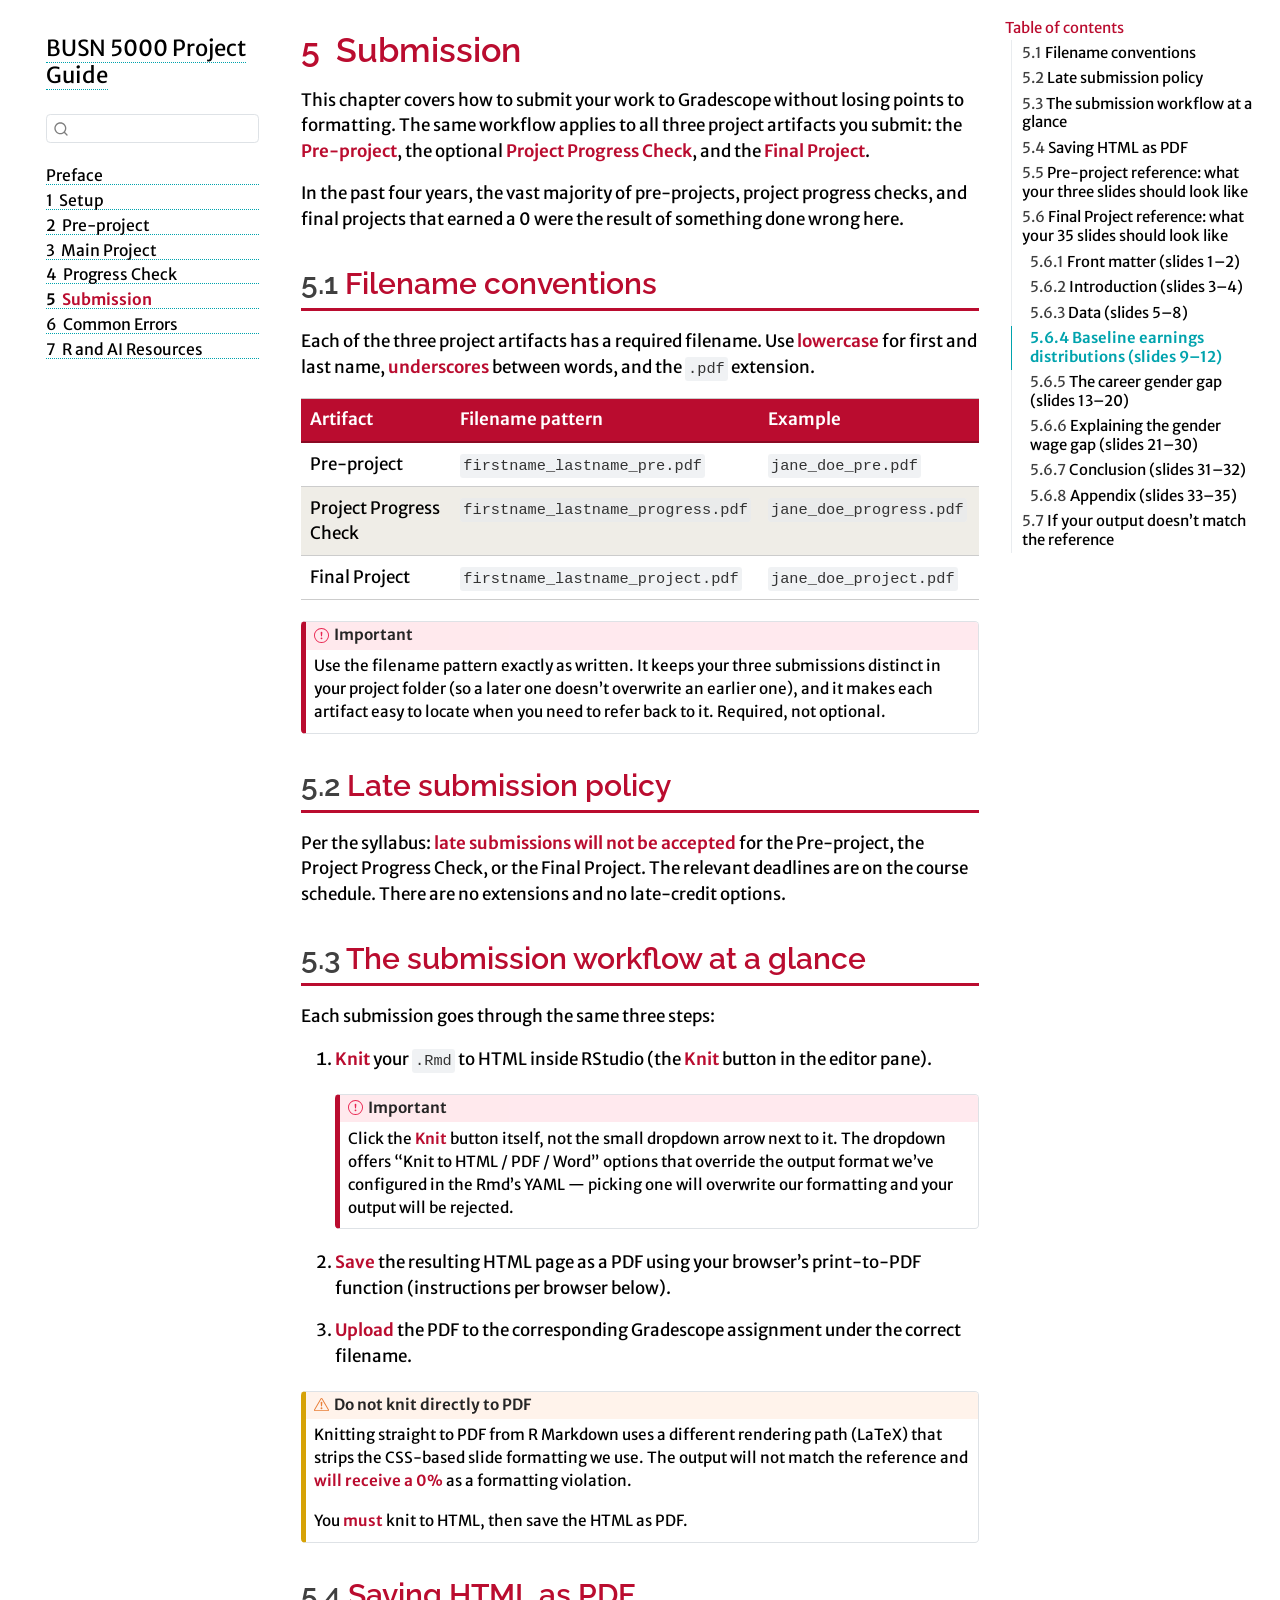
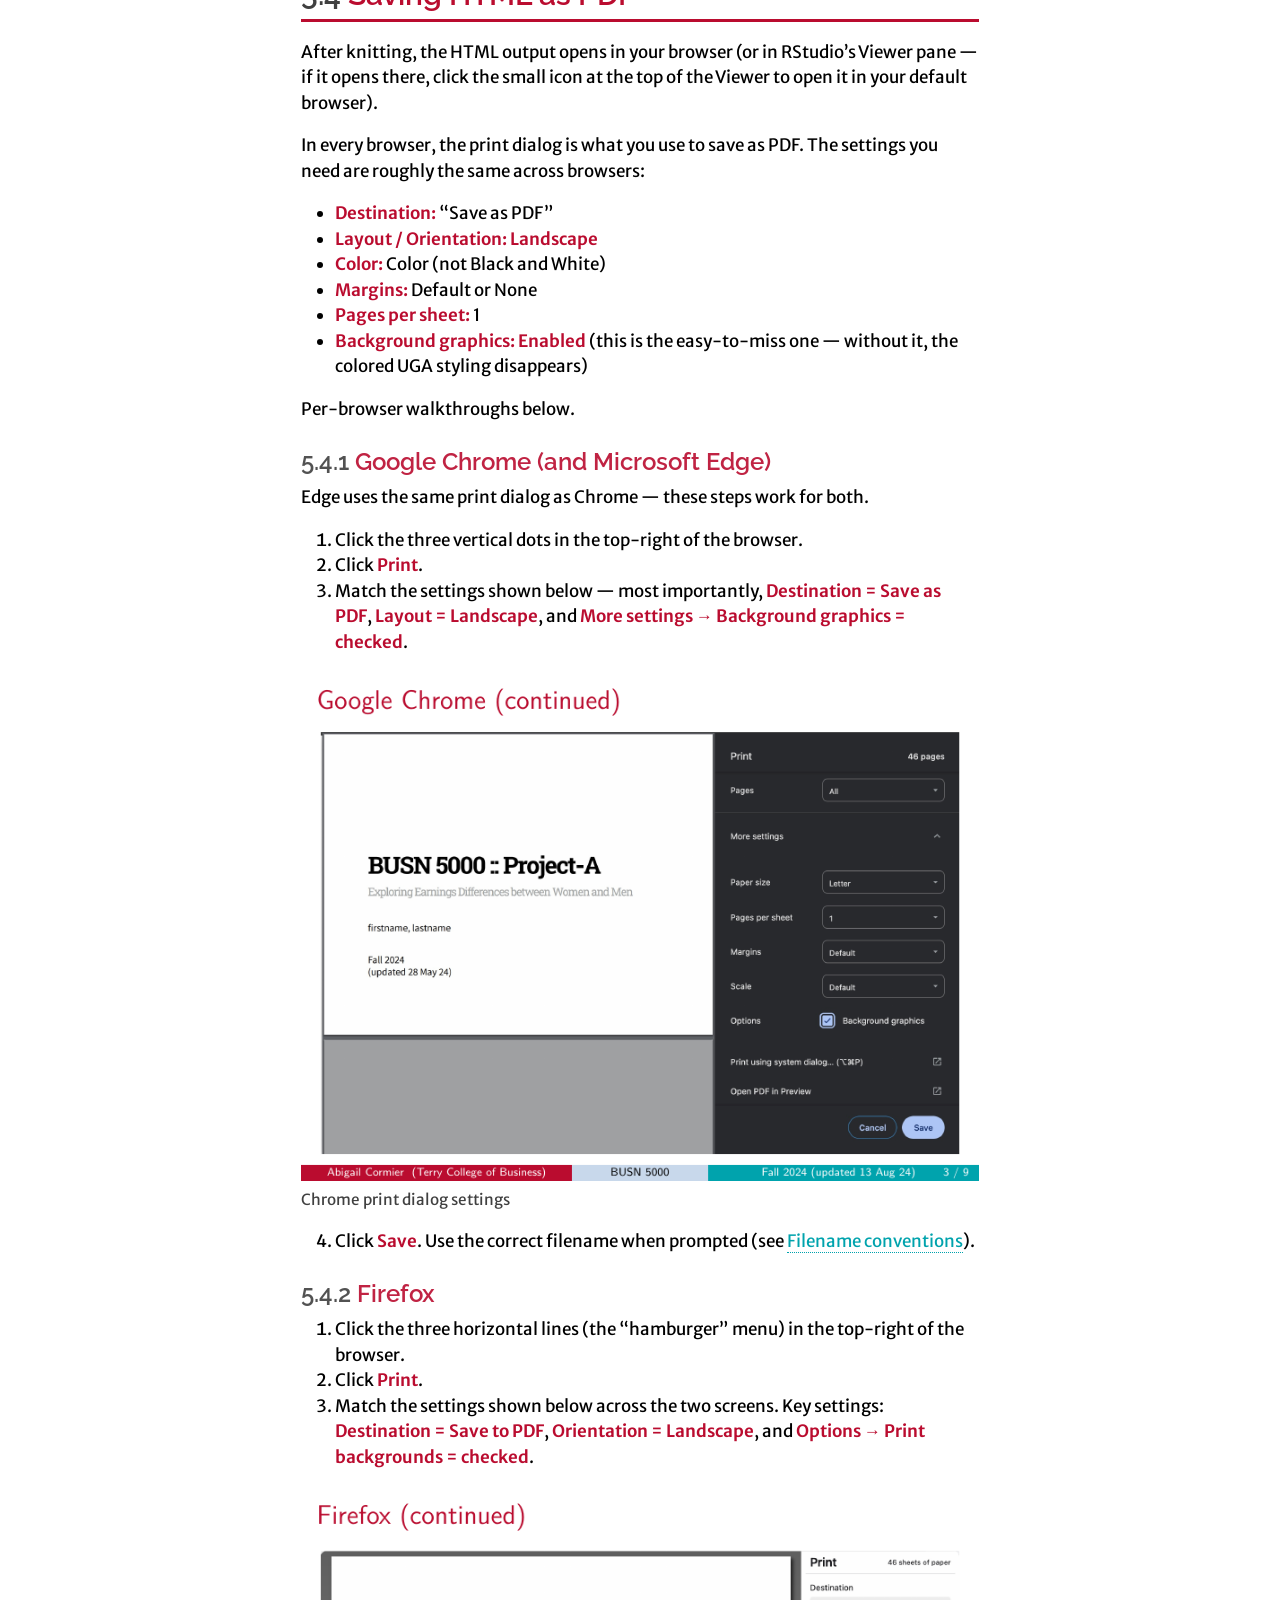
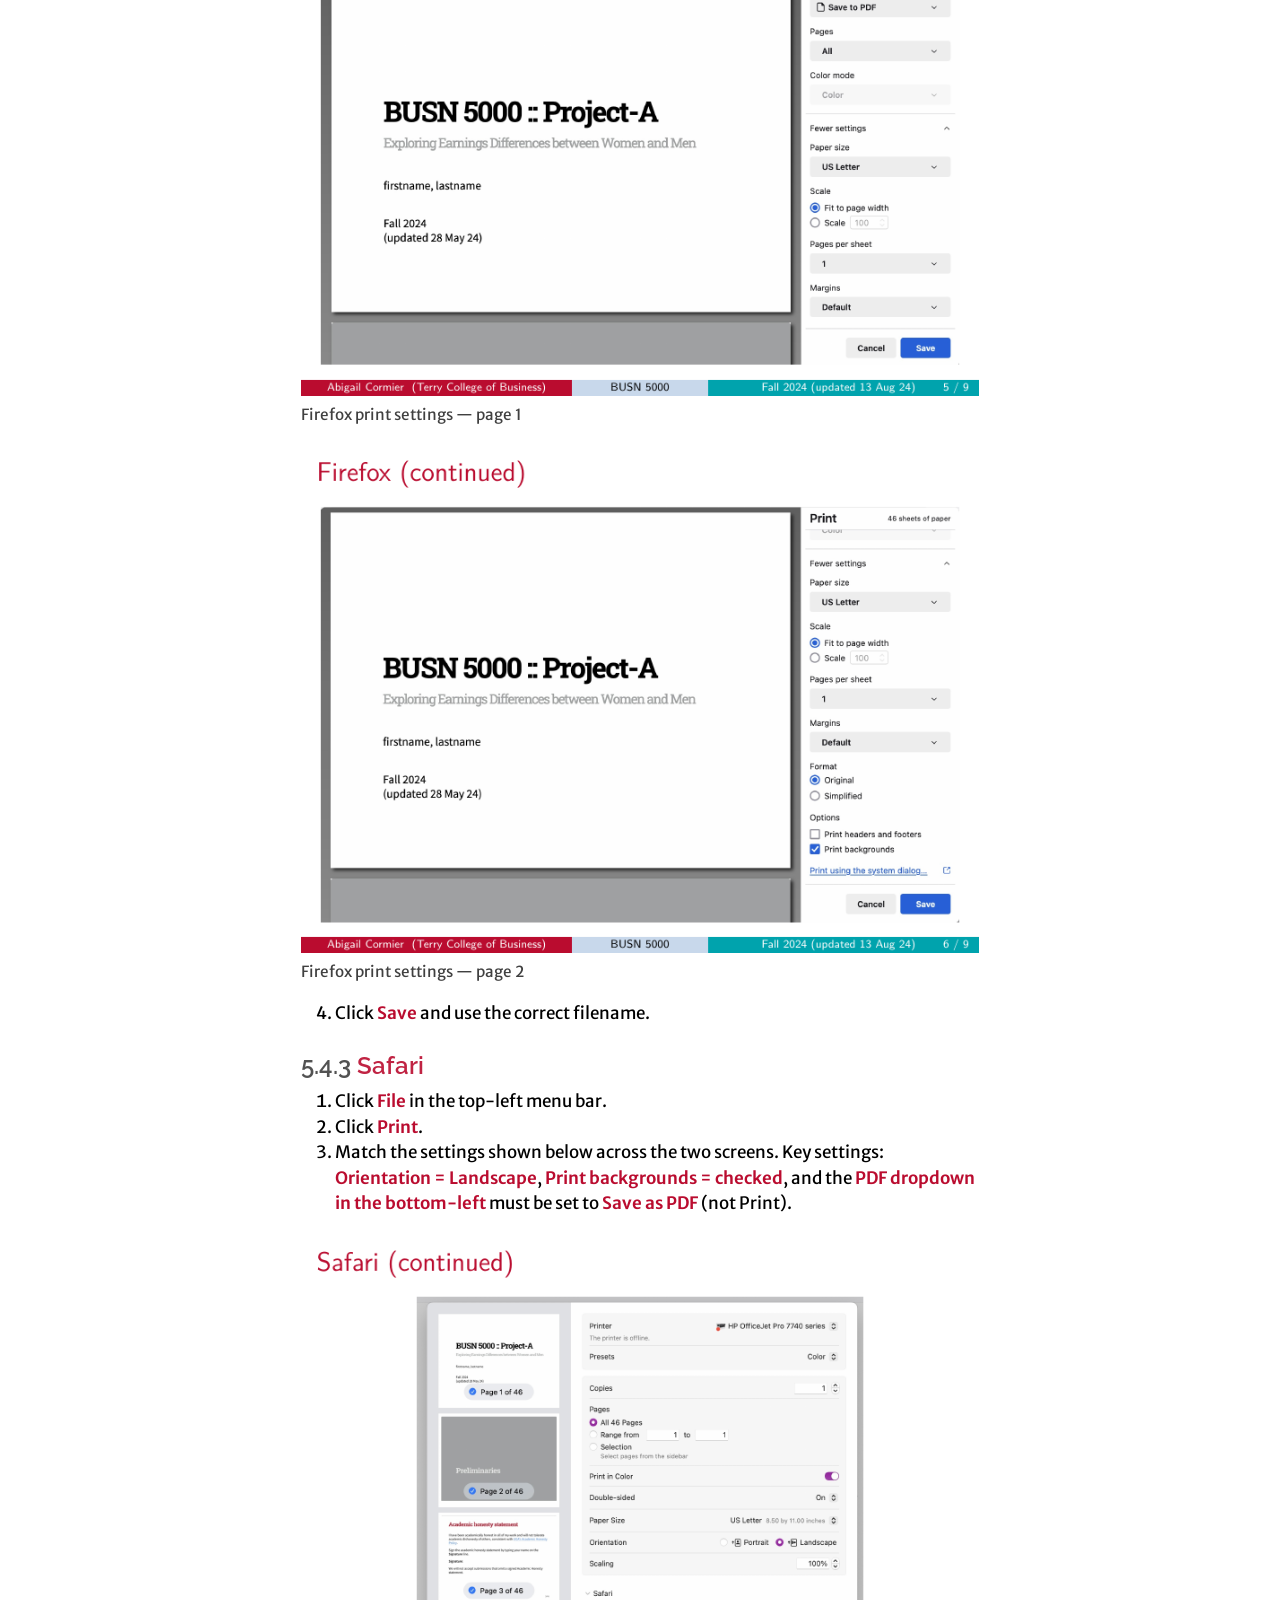
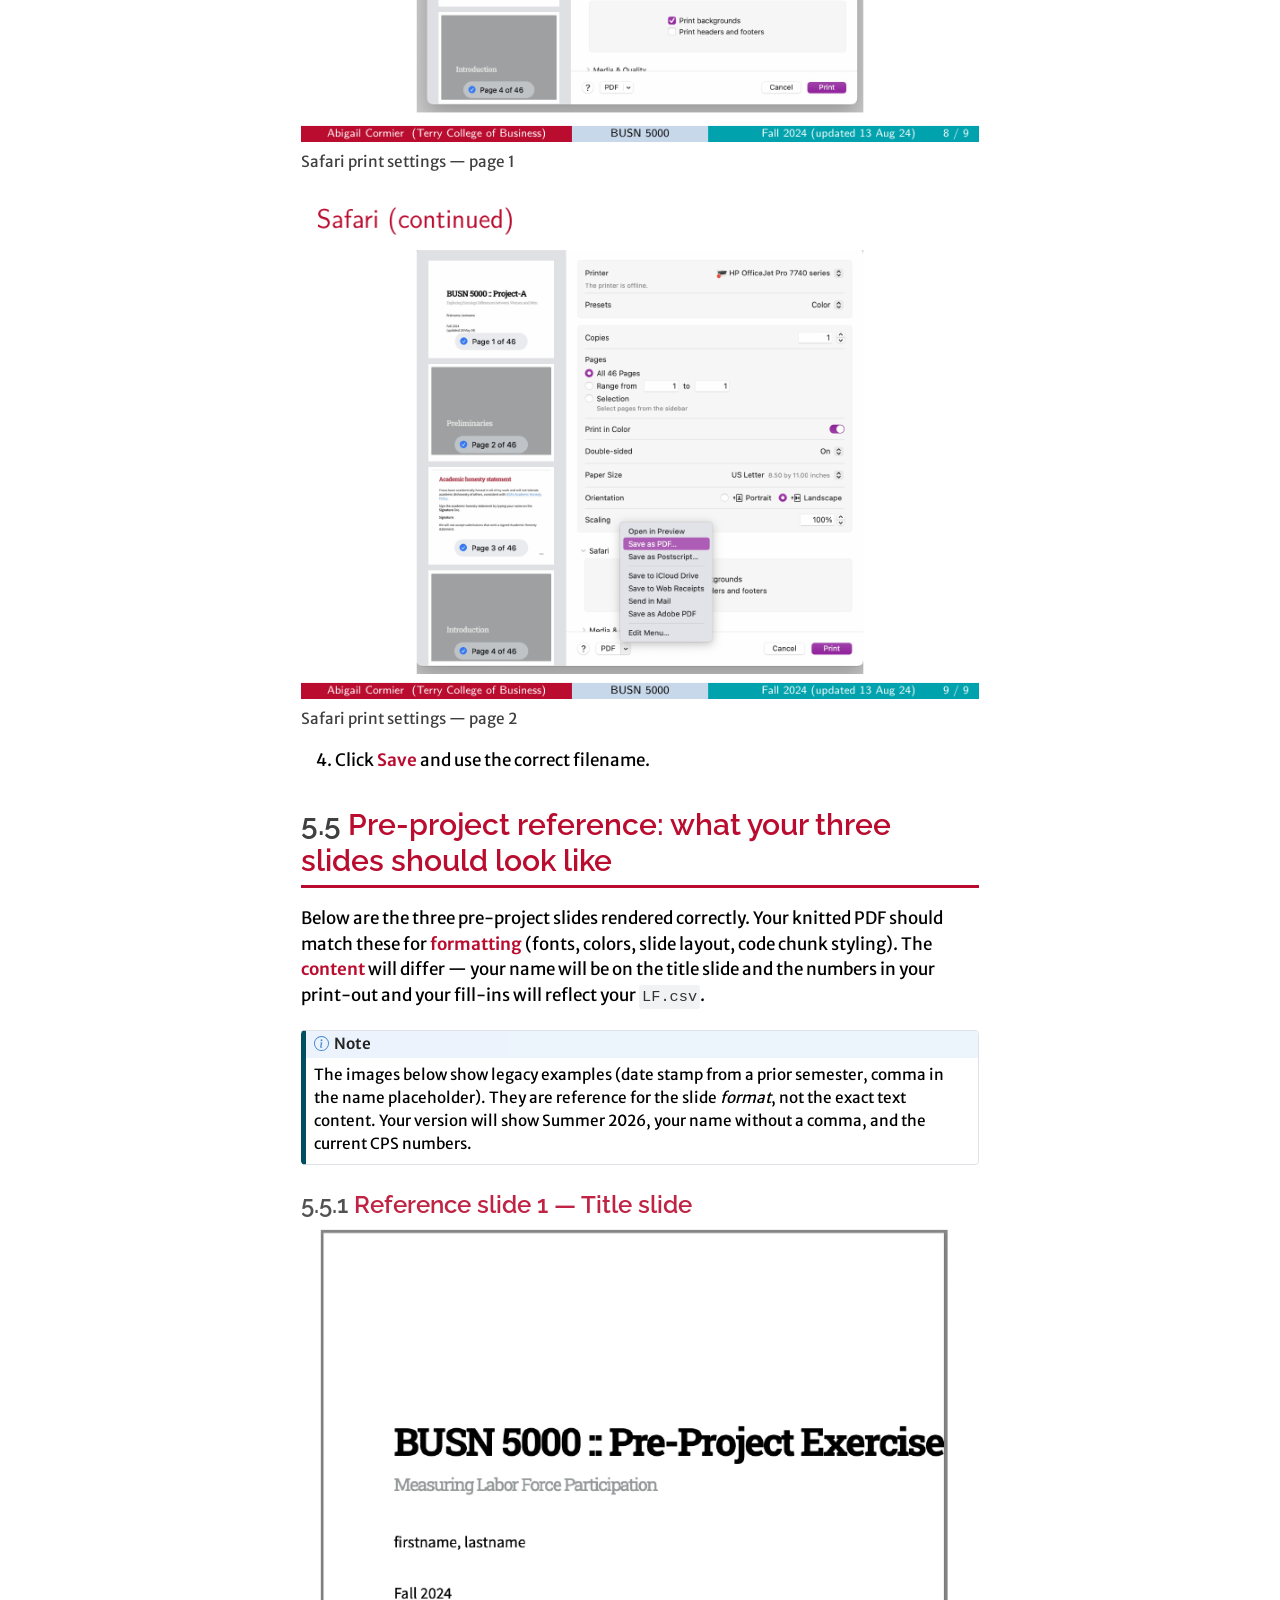
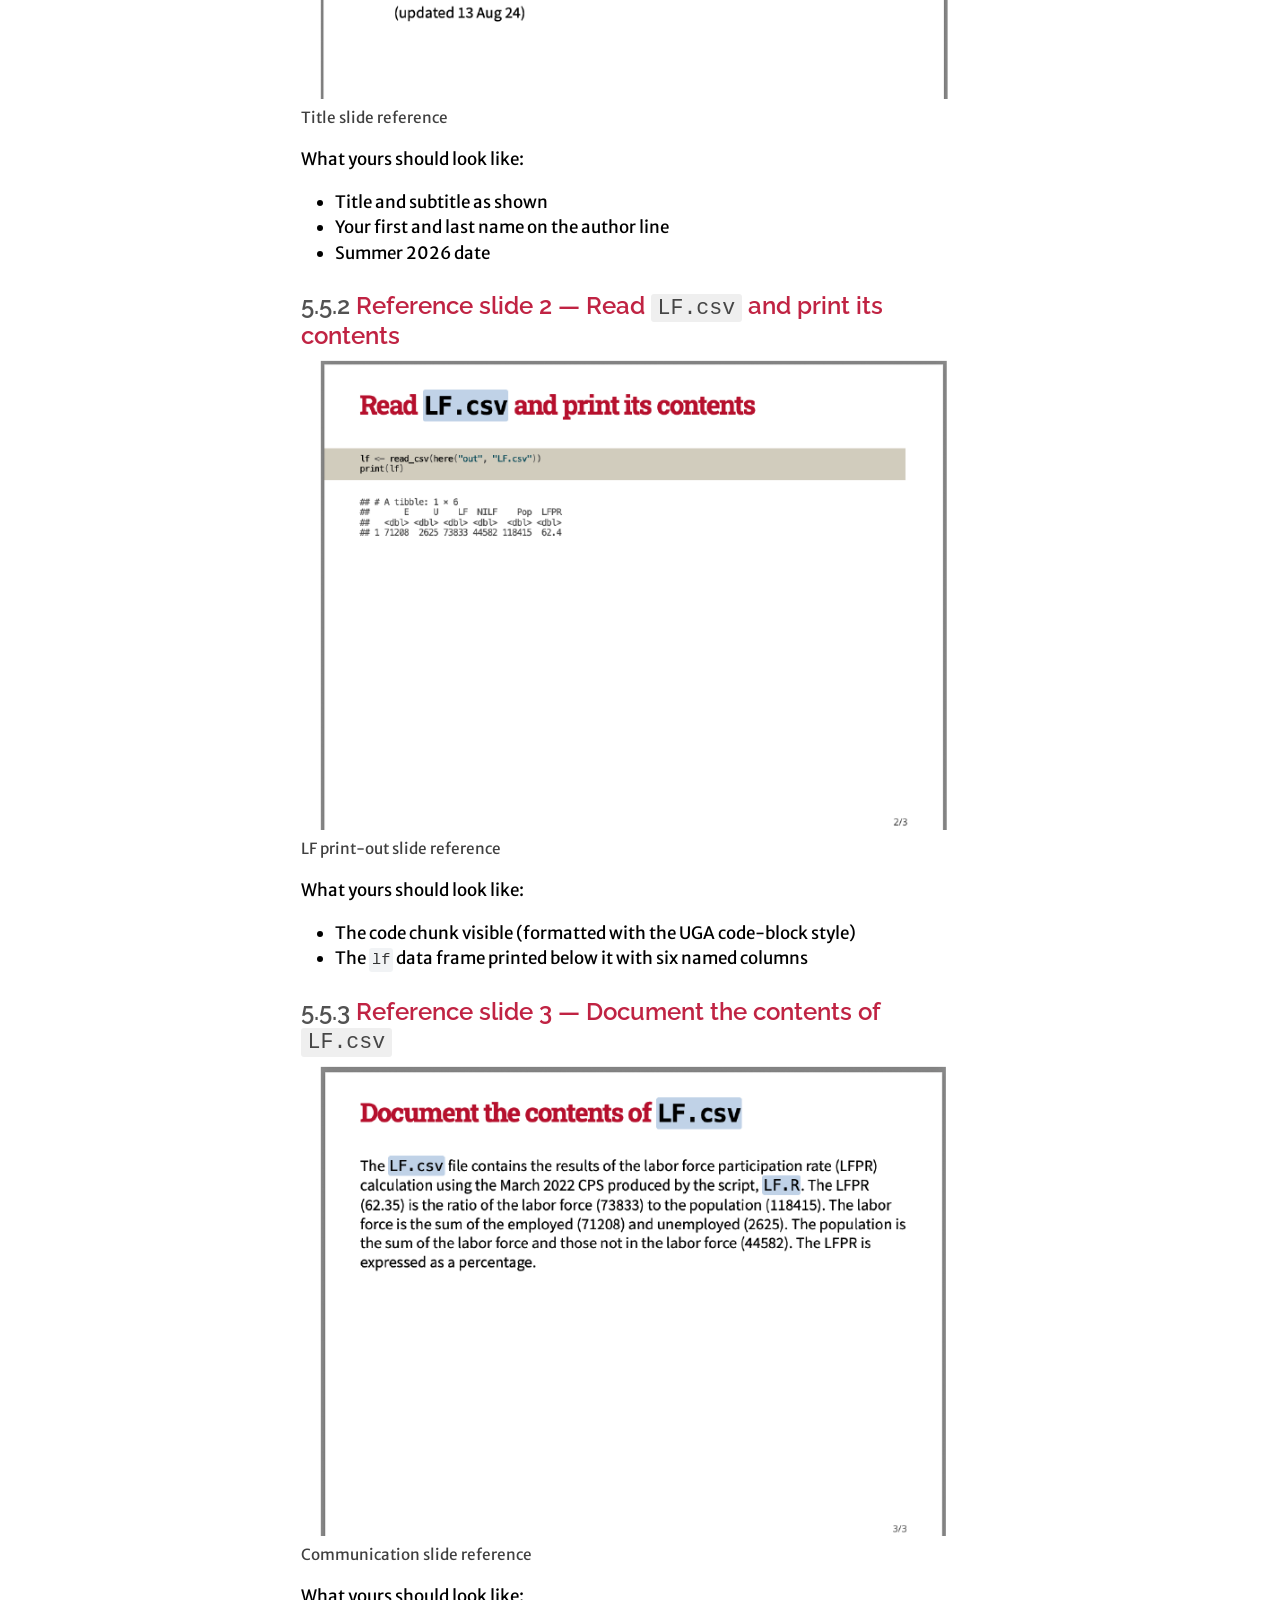
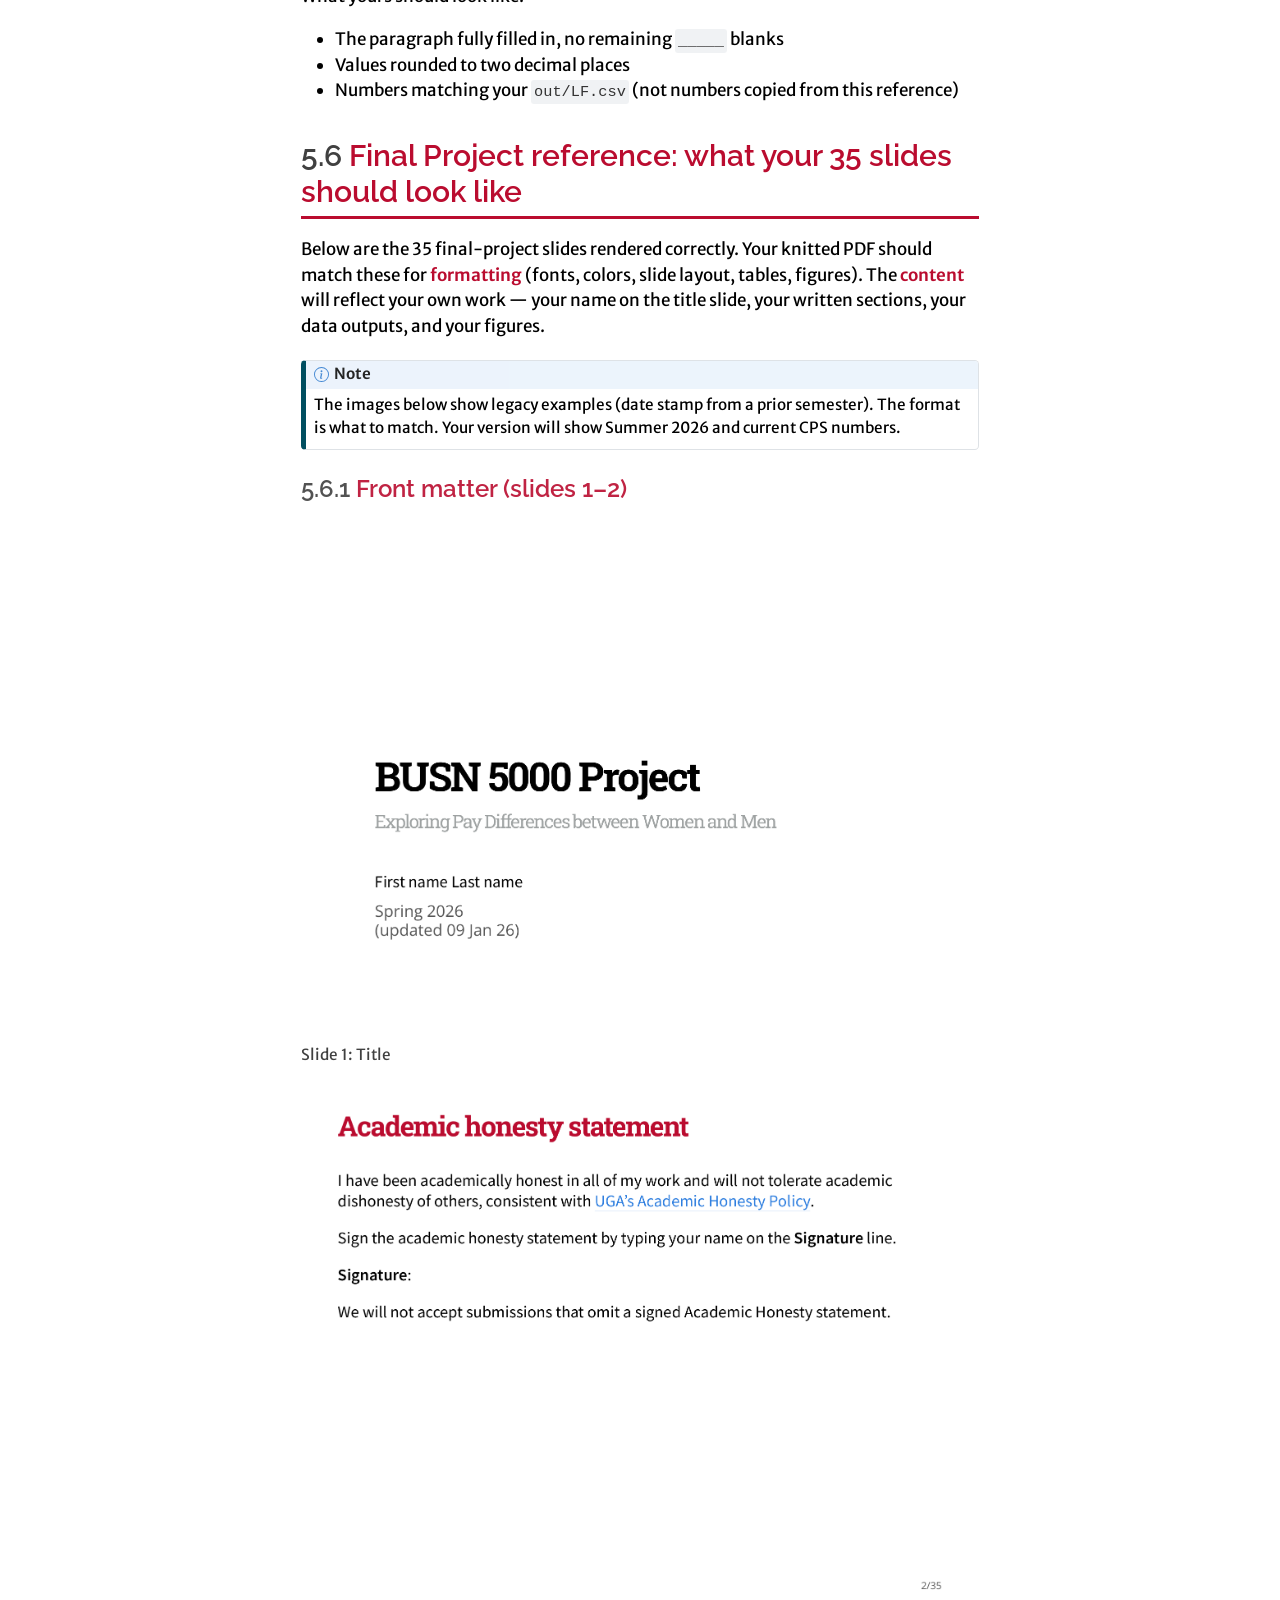
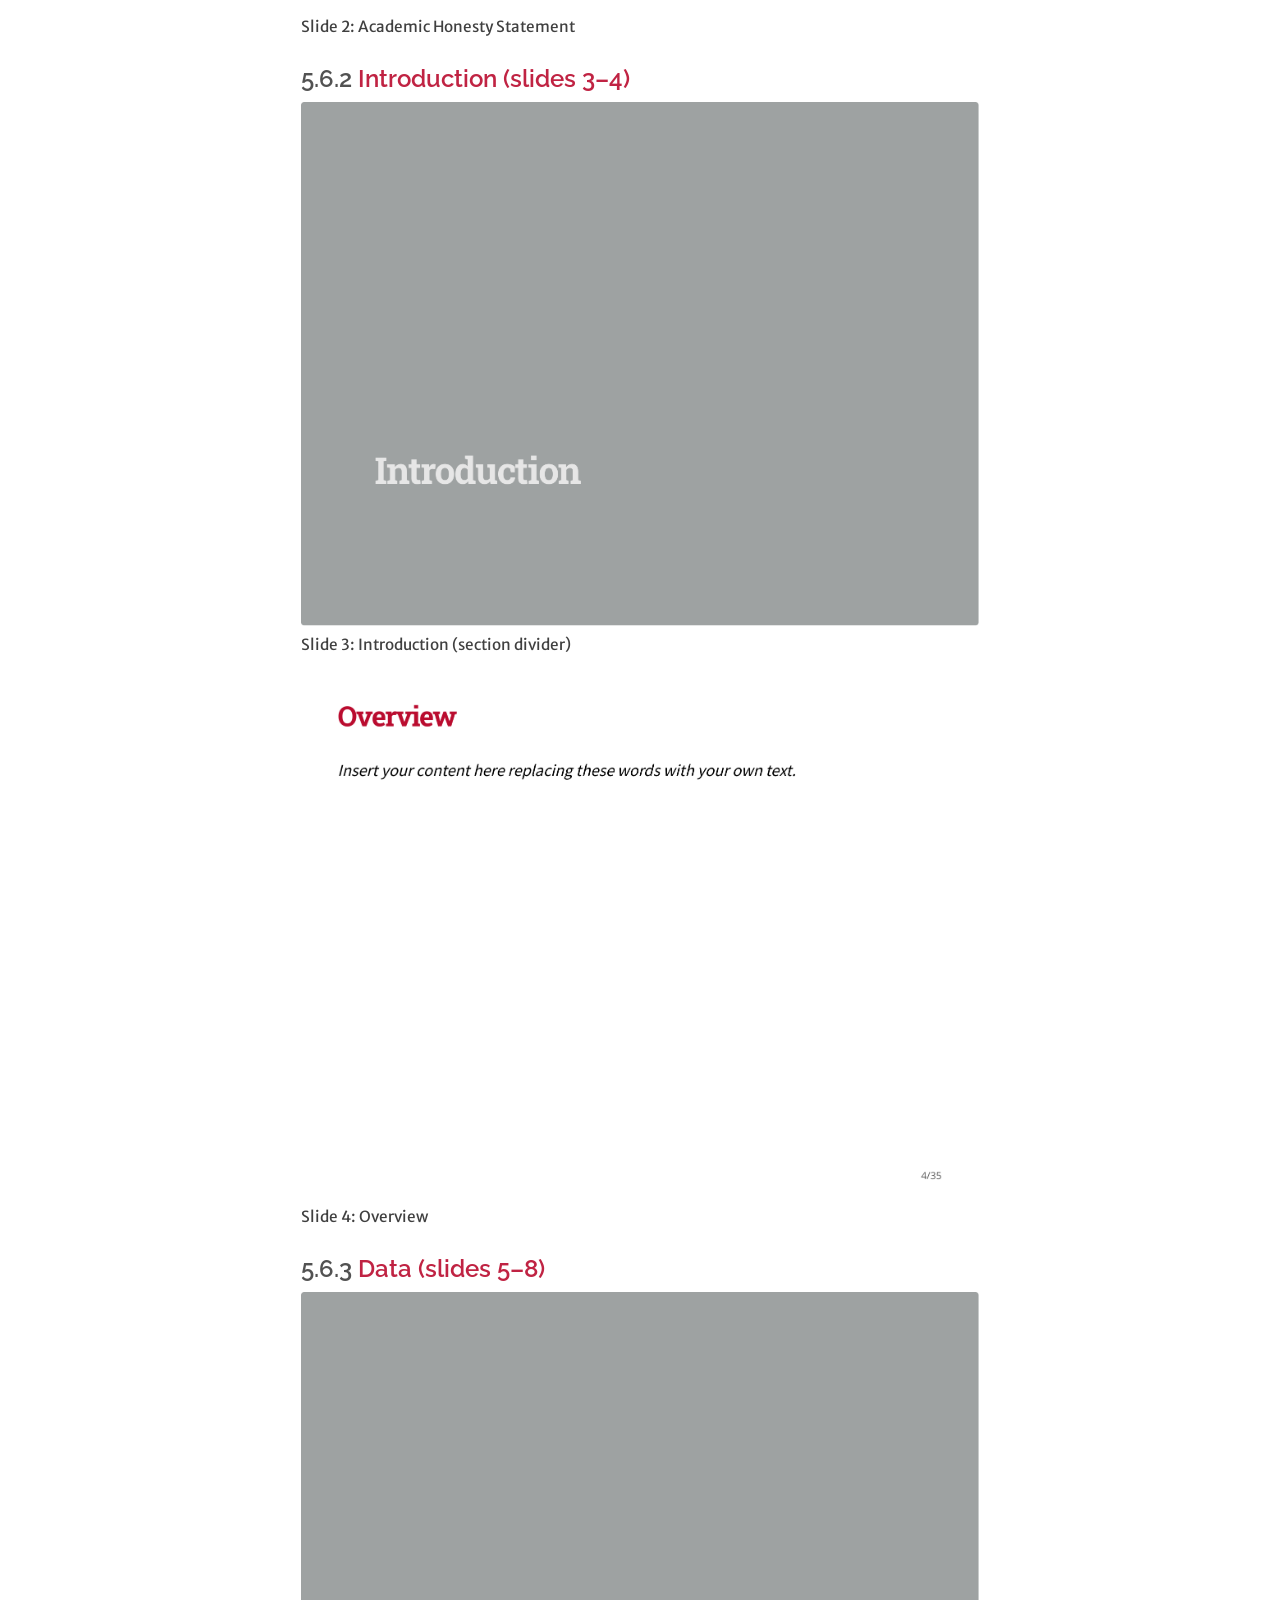
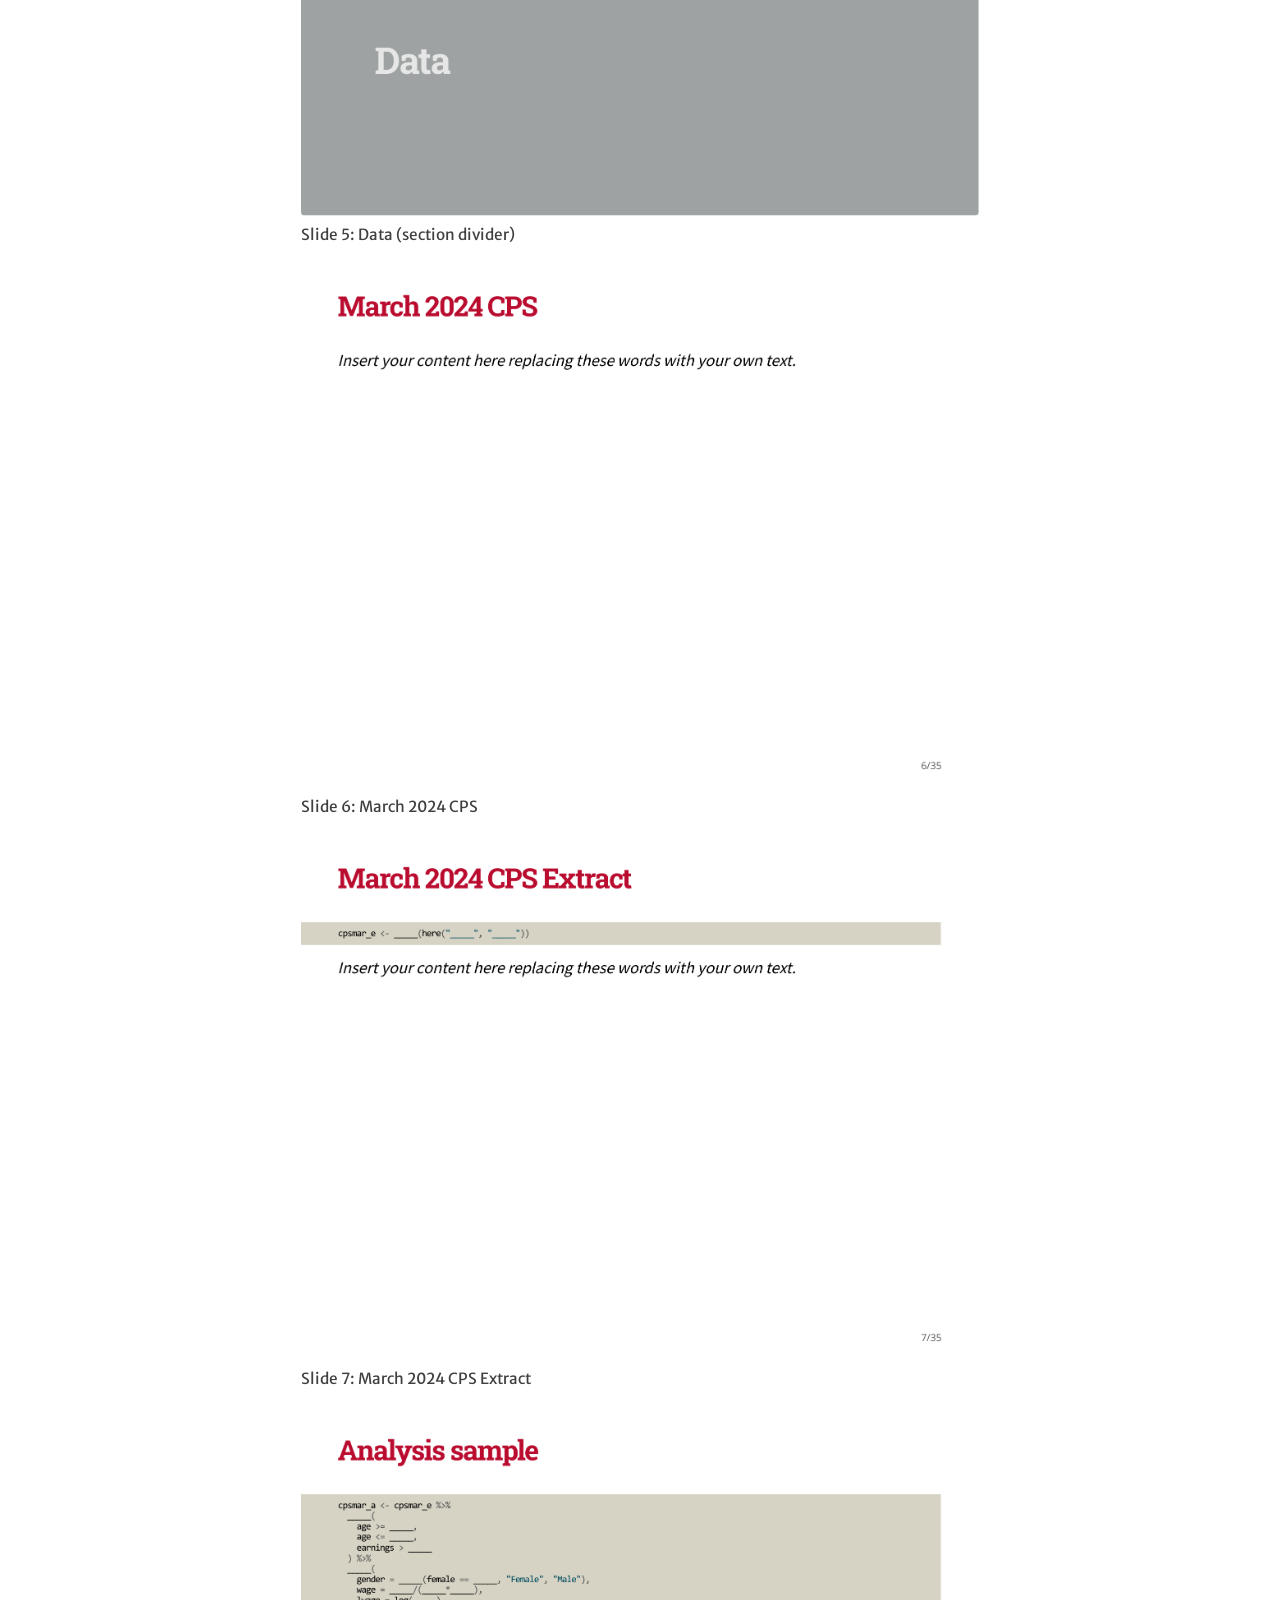
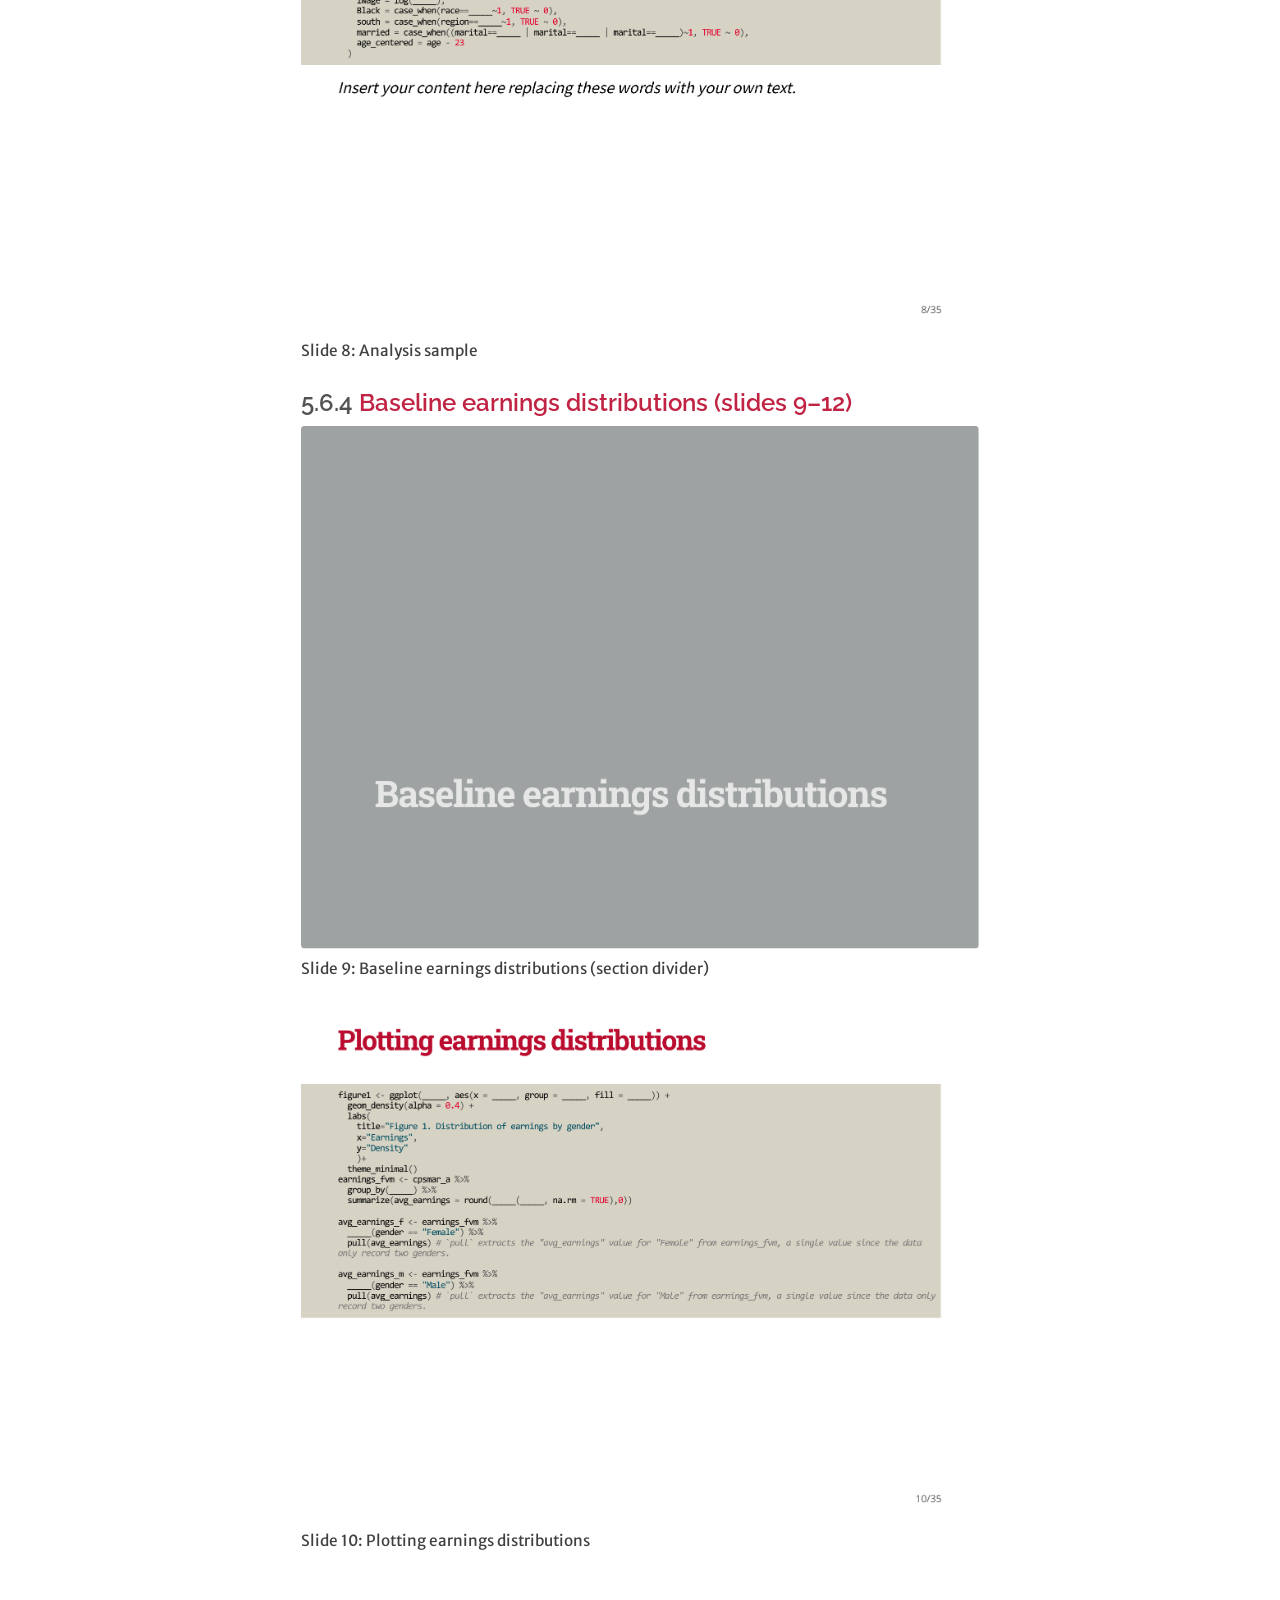
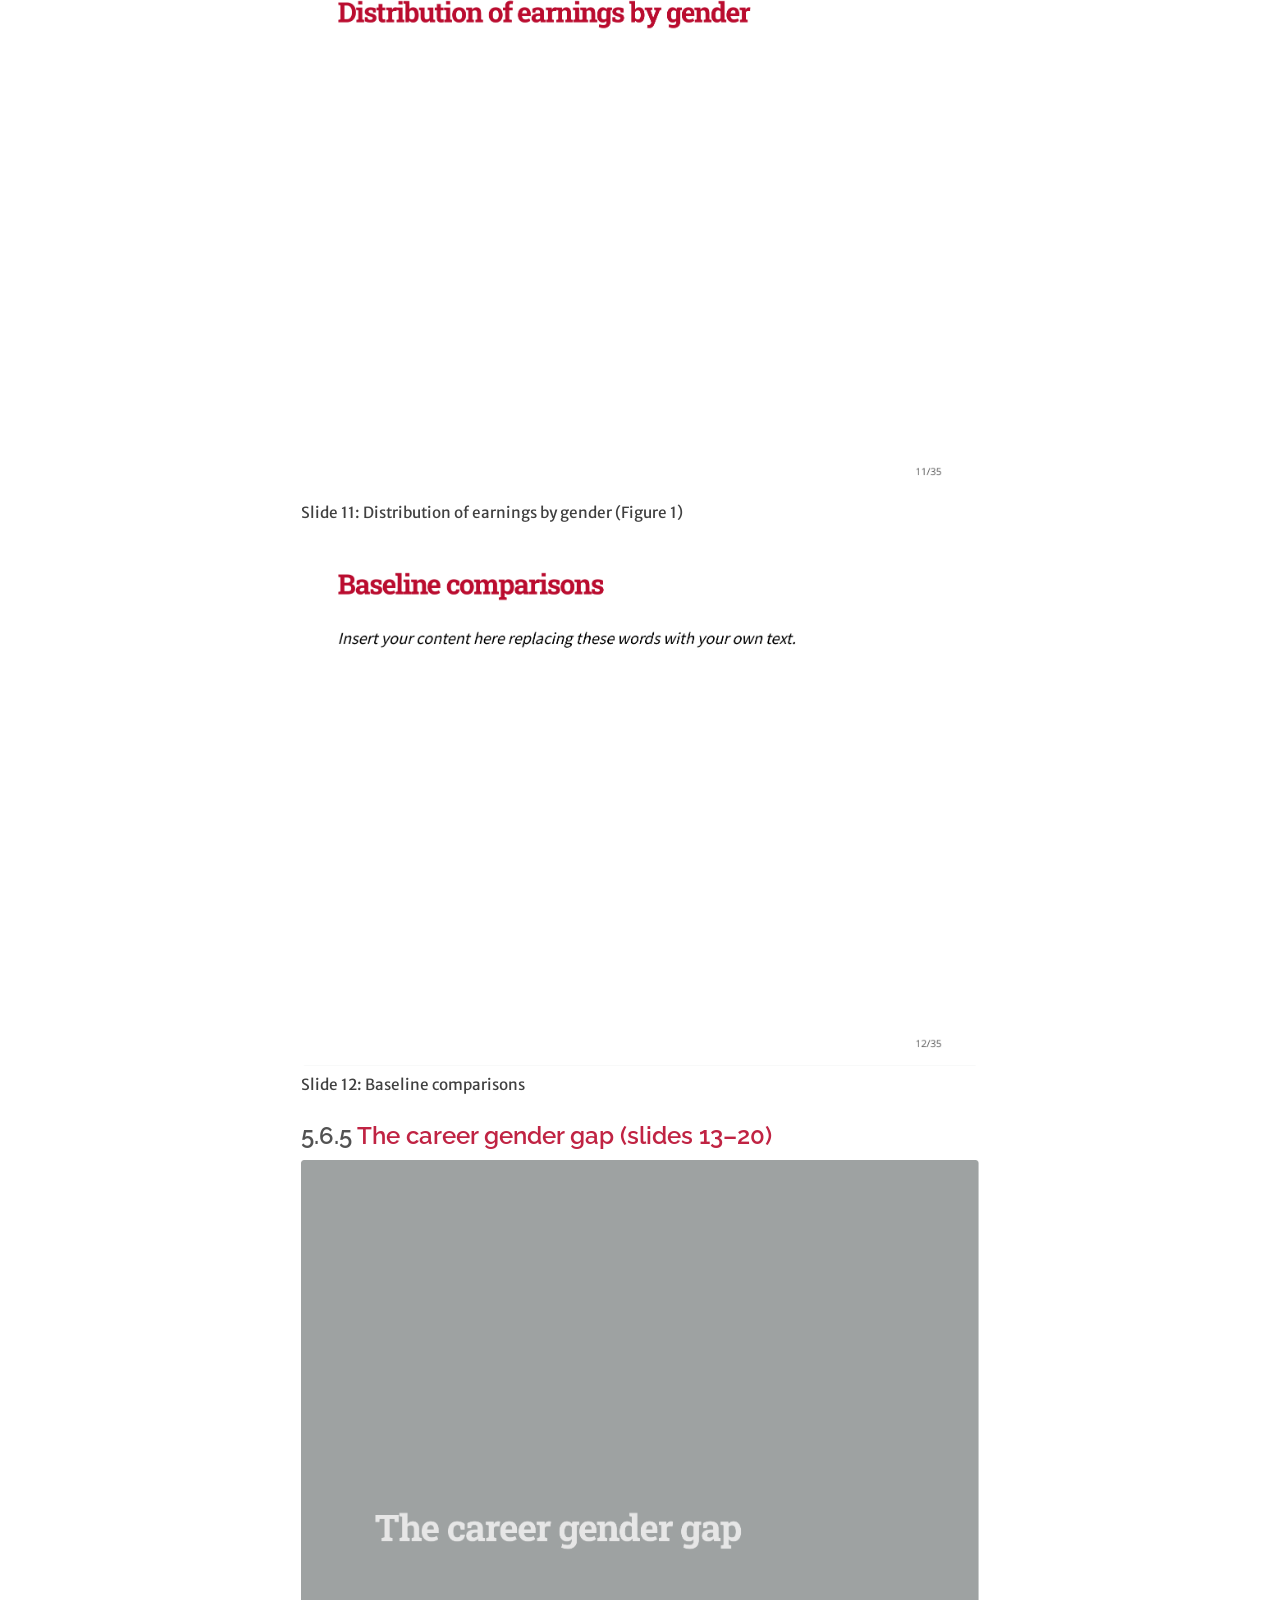
<file: submission.html>
<!DOCTYPE html>
<html xmlns="http://www.w3.org/1999/xhtml" lang="en" xml:lang="en"><head>

<meta charset="utf-8">
<meta name="generator" content="quarto-1.9.37">

<meta name="viewport" content="width=device-width, initial-scale=1.0, user-scalable=yes">


<title>5&nbsp; Submission – BUSN 5000 Project Guide</title>
<style>
/* Default styles provided by pandoc.
** See https://pandoc.org/MANUAL.html#variables-for-html for config info.
*/
code{white-space: pre-wrap;}
span.smallcaps{font-variant: small-caps;}
div.columns{display: flex; gap: min(4vw, 1.5em);}
div.column{flex: auto; overflow-x: auto;}
div.hanging-indent{margin-left: 1.5em; text-indent: -1.5em;}
ul.task-list{list-style: none;}
ul.task-list li input[type="checkbox"] {
  width: 0.8em;
  margin: 0 0.8em 0.2em -1em; /* quarto-specific, see https://github.com/quarto-dev/quarto-cli/issues/4556 */ 
  vertical-align: middle;
}
</style>


<script src="site_libs/quarto-nav/quarto-nav.js"></script>
<script src="site_libs/quarto-nav/headroom.min.js"></script>
<script src="site_libs/clipboard/clipboard.min.js"></script>
<script src="site_libs/quarto-search/autocomplete.umd.js"></script>
<script src="site_libs/quarto-search/fuse.min.js"></script>
<script src="site_libs/quarto-search/quarto-search.js"></script>
<meta name="quarto:offset" content="./">
<link href="./common-errors.html" rel="next">
<link href="./progress-check.html" rel="prev">
<script src="site_libs/quarto-html/quarto.js" type="module"></script>
<script src="site_libs/quarto-html/tabsets/tabsets.js" type="module"></script>
<script src="site_libs/quarto-html/popper.min.js"></script>
<script src="site_libs/quarto-html/tippy.umd.min.js"></script>
<script src="site_libs/quarto-html/anchor.min.js"></script>
<link href="site_libs/quarto-html/tippy.css" rel="stylesheet">
<link href="site_libs/quarto-html/quarto-syntax-highlighting-5ca3f65973bce3c273460425bf7f931a.css" rel="stylesheet" id="quarto-text-highlighting-styles">
<script src="site_libs/bootstrap/bootstrap.min.js"></script>
<link href="site_libs/bootstrap/bootstrap-icons.css" rel="stylesheet">
<link href="site_libs/bootstrap/bootstrap-ca202117ea3d41f23c72a67d39fd22d9.min.css" rel="stylesheet" append-hash="true" id="quarto-bootstrap" data-mode="light">
<script id="quarto-search-options" type="application/json">{
  "location": "sidebar",
  "copy-button": false,
  "collapse-after": 3,
  "panel-placement": "start",
  "type": "textbox",
  "limit": 50,
  "keyboard-shortcut": [
    "f",
    "/",
    "s"
  ],
  "show-item-context": false,
  "language": {
    "search-no-results-text": "No results",
    "search-matching-documents-text": "matching documents",
    "search-copy-link-title": "Copy link to search",
    "search-hide-matches-text": "Hide additional matches",
    "search-more-match-text": "more match in this document",
    "search-more-matches-text": "more matches in this document",
    "search-clear-button-title": "Clear",
    "search-text-placeholder": "",
    "search-detached-cancel-button-title": "Cancel",
    "search-submit-button-title": "Submit",
    "search-label": "Search"
  }
}</script>


</head>

<body class="nav-sidebar floating quarto-light">

<div id="quarto-search-results"></div>
  <header id="quarto-header" class="headroom fixed-top">
  <nav class="quarto-secondary-nav">
    <div class="container-fluid d-flex">
      <button type="button" class="quarto-btn-toggle btn" data-bs-toggle="collapse" role="button" data-bs-target=".quarto-sidebar-collapse-item" aria-controls="quarto-sidebar" aria-expanded="false" aria-label="Toggle sidebar navigation" onclick="if (window.quartoToggleHeadroom) { window.quartoToggleHeadroom(); }">
        <i class="bi bi-layout-text-sidebar-reverse"></i>
      </button>
        <nav class="quarto-page-breadcrumbs" aria-label="breadcrumb"><ol class="breadcrumb"><li class="breadcrumb-item"><a href="./submission.html"><span class="chapter-number">5</span>&nbsp; <span class="chapter-title">Submission</span></a></li></ol></nav>
        <a class="flex-grow-1" role="navigation" data-bs-toggle="collapse" data-bs-target=".quarto-sidebar-collapse-item" aria-controls="quarto-sidebar" aria-expanded="false" aria-label="Toggle sidebar navigation" onclick="if (window.quartoToggleHeadroom) { window.quartoToggleHeadroom(); }">      
        </a>
      <button type="button" class="btn quarto-search-button" aria-label="Search" onclick="window.quartoOpenSearch();">
        <i class="bi bi-search"></i>
      </button>
    </div>
  </nav>
</header>
<!-- content -->
<div id="quarto-content" class="quarto-container page-columns page-rows-contents page-layout-article">
<!-- sidebar -->
  <nav id="quarto-sidebar" class="sidebar collapse collapse-horizontal quarto-sidebar-collapse-item sidebar-navigation floating overflow-auto">
    <div class="pt-lg-2 mt-2 text-left sidebar-header">
    <div class="sidebar-title mb-0 py-0">
      <a href="./">BUSN 5000 Project Guide</a> 
    </div>
      </div>
        <div class="mt-2 flex-shrink-0 align-items-center">
        <div class="sidebar-search">
        <div id="quarto-search" class="" title="Search"></div>
        </div>
        </div>
    <div class="sidebar-menu-container"> 
    <ul class="list-unstyled mt-1">
        <li class="sidebar-item">
  <div class="sidebar-item-container"> 
  <a href="./index.html" class="sidebar-item-text sidebar-link">
 <span class="menu-text">Preface</span></a>
  </div>
</li>
        <li class="sidebar-item">
  <div class="sidebar-item-container"> 
  <a href="./setup.html" class="sidebar-item-text sidebar-link">
 <span class="menu-text"><span class="chapter-number">1</span>&nbsp; <span class="chapter-title">Setup</span></span></a>
  </div>
</li>
        <li class="sidebar-item">
  <div class="sidebar-item-container"> 
  <a href="./pre-project.html" class="sidebar-item-text sidebar-link">
 <span class="menu-text"><span class="chapter-number">2</span>&nbsp; <span class="chapter-title">Pre-project</span></span></a>
  </div>
</li>
        <li class="sidebar-item">
  <div class="sidebar-item-container"> 
  <a href="./main-project.html" class="sidebar-item-text sidebar-link">
 <span class="menu-text"><span class="chapter-number">3</span>&nbsp; <span class="chapter-title">Main Project</span></span></a>
  </div>
</li>
        <li class="sidebar-item">
  <div class="sidebar-item-container"> 
  <a href="./progress-check.html" class="sidebar-item-text sidebar-link">
 <span class="menu-text"><span class="chapter-number">4</span>&nbsp; <span class="chapter-title">Progress Check</span></span></a>
  </div>
</li>
        <li class="sidebar-item">
  <div class="sidebar-item-container"> 
  <a href="./submission.html" class="sidebar-item-text sidebar-link active">
 <span class="menu-text"><span class="chapter-number">5</span>&nbsp; <span class="chapter-title">Submission</span></span></a>
  </div>
</li>
        <li class="sidebar-item">
  <div class="sidebar-item-container"> 
  <a href="./common-errors.html" class="sidebar-item-text sidebar-link">
 <span class="menu-text"><span class="chapter-number">6</span>&nbsp; <span class="chapter-title">Common Errors</span></span></a>
  </div>
</li>
        <li class="sidebar-item">
  <div class="sidebar-item-container"> 
  <a href="./r-ai-resources.html" class="sidebar-item-text sidebar-link">
 <span class="menu-text"><span class="chapter-number">7</span>&nbsp; <span class="chapter-title">R and AI Resources</span></span></a>
  </div>
</li>
    </ul>
    </div>
</nav>
<div id="quarto-sidebar-glass" class="quarto-sidebar-collapse-item" data-bs-toggle="collapse" data-bs-target=".quarto-sidebar-collapse-item"></div>
<!-- margin-sidebar -->
    <div id="quarto-margin-sidebar" class="sidebar margin-sidebar">
        <nav id="TOC" role="doc-toc" class="toc-active">
    <h2 id="toc-title">Table of contents</h2>
   
  <ul>
  <li><a href="#filename-conventions" id="toc-filename-conventions" class="nav-link active" data-scroll-target="#filename-conventions"><span class="header-section-number">5.1</span> Filename conventions</a></li>
  <li><a href="#late-submission-policy" id="toc-late-submission-policy" class="nav-link" data-scroll-target="#late-submission-policy"><span class="header-section-number">5.2</span> Late submission policy</a></li>
  <li><a href="#the-submission-workflow-at-a-glance" id="toc-the-submission-workflow-at-a-glance" class="nav-link" data-scroll-target="#the-submission-workflow-at-a-glance"><span class="header-section-number">5.3</span> The submission workflow at a glance</a></li>
  <li><a href="#saving-html-as-pdf" id="toc-saving-html-as-pdf" class="nav-link" data-scroll-target="#saving-html-as-pdf"><span class="header-section-number">5.4</span> Saving HTML as PDF</a>
  <ul class="collapse">
  <li><a href="#google-chrome-and-microsoft-edge" id="toc-google-chrome-and-microsoft-edge" class="nav-link" data-scroll-target="#google-chrome-and-microsoft-edge"><span class="header-section-number">5.4.1</span> Google Chrome (and Microsoft Edge)</a></li>
  <li><a href="#firefox" id="toc-firefox" class="nav-link" data-scroll-target="#firefox"><span class="header-section-number">5.4.2</span> Firefox</a></li>
  <li><a href="#safari" id="toc-safari" class="nav-link" data-scroll-target="#safari"><span class="header-section-number">5.4.3</span> Safari</a></li>
  </ul></li>
  <li><a href="#pre-project-reference-what-your-three-slides-should-look-like" id="toc-pre-project-reference-what-your-three-slides-should-look-like" class="nav-link" data-scroll-target="#pre-project-reference-what-your-three-slides-should-look-like"><span class="header-section-number">5.5</span> Pre-project reference: what your three slides should look like</a>
  <ul class="collapse">
  <li><a href="#reference-slide-1-title-slide" id="toc-reference-slide-1-title-slide" class="nav-link" data-scroll-target="#reference-slide-1-title-slide"><span class="header-section-number">5.5.1</span> Reference slide 1 — Title slide</a></li>
  <li><a href="#reference-slide-2-read-lf.csv-and-print-its-contents" id="toc-reference-slide-2-read-lf.csv-and-print-its-contents" class="nav-link" data-scroll-target="#reference-slide-2-read-lf.csv-and-print-its-contents"><span class="header-section-number">5.5.2</span> Reference slide 2 — Read <code>LF.csv</code> and print its contents</a></li>
  <li><a href="#reference-slide-3-document-the-contents-of-lf.csv" id="toc-reference-slide-3-document-the-contents-of-lf.csv" class="nav-link" data-scroll-target="#reference-slide-3-document-the-contents-of-lf.csv"><span class="header-section-number">5.5.3</span> Reference slide 3 — Document the contents of <code>LF.csv</code></a></li>
  </ul></li>
  <li><a href="#final-project-reference-what-your-35-slides-should-look-like" id="toc-final-project-reference-what-your-35-slides-should-look-like" class="nav-link" data-scroll-target="#final-project-reference-what-your-35-slides-should-look-like"><span class="header-section-number">5.6</span> Final Project reference: what your 35 slides should look like</a>
  <ul class="collapse">
  <li><a href="#front-matter-slides-12" id="toc-front-matter-slides-12" class="nav-link" data-scroll-target="#front-matter-slides-12"><span class="header-section-number">5.6.1</span> Front matter (slides 1–2)</a></li>
  <li><a href="#introduction-slides-34" id="toc-introduction-slides-34" class="nav-link" data-scroll-target="#introduction-slides-34"><span class="header-section-number">5.6.2</span> Introduction (slides 3–4)</a></li>
  <li><a href="#data-slides-58" id="toc-data-slides-58" class="nav-link" data-scroll-target="#data-slides-58"><span class="header-section-number">5.6.3</span> Data (slides 5–8)</a></li>
  <li><a href="#baseline-earnings-distributions-slides-912" id="toc-baseline-earnings-distributions-slides-912" class="nav-link" data-scroll-target="#baseline-earnings-distributions-slides-912"><span class="header-section-number">5.6.4</span> Baseline earnings distributions (slides 9–12)</a></li>
  <li><a href="#the-career-gender-gap-slides-1320" id="toc-the-career-gender-gap-slides-1320" class="nav-link" data-scroll-target="#the-career-gender-gap-slides-1320"><span class="header-section-number">5.6.5</span> The career gender gap (slides 13–20)</a></li>
  <li><a href="#explaining-the-gender-wage-gap-slides-2130" id="toc-explaining-the-gender-wage-gap-slides-2130" class="nav-link" data-scroll-target="#explaining-the-gender-wage-gap-slides-2130"><span class="header-section-number">5.6.6</span> Explaining the gender wage gap (slides 21–30)</a></li>
  <li><a href="#conclusion-slides-3132" id="toc-conclusion-slides-3132" class="nav-link" data-scroll-target="#conclusion-slides-3132"><span class="header-section-number">5.6.7</span> Conclusion (slides 31–32)</a></li>
  <li><a href="#appendix-slides-3335" id="toc-appendix-slides-3335" class="nav-link" data-scroll-target="#appendix-slides-3335"><span class="header-section-number">5.6.8</span> Appendix (slides 33–35)</a></li>
  </ul></li>
  <li><a href="#if-your-output-doesnt-match-the-reference" id="toc-if-your-output-doesnt-match-the-reference" class="nav-link" data-scroll-target="#if-your-output-doesnt-match-the-reference"><span class="header-section-number">5.7</span> If your output doesn’t match the reference</a></li>
  </ul>
</nav>
    </div>
<!-- main -->
<main class="content" id="quarto-document-content">

<header id="title-block-header" class="quarto-title-block default">
<div class="quarto-title">
<h1 class="title"><span class="chapter-number">5</span>&nbsp; <span class="chapter-title">Submission</span></h1>
</div>



<div class="quarto-title-meta">

    
  
    
  </div>
  


</header>


<p>This chapter covers how to submit your work to Gradescope without losing points to formatting. The same workflow applies to all three project artifacts you submit: the <strong>Pre-project</strong>, the optional <strong>Project Progress Check</strong>, and the <strong>Final Project</strong>.</p>
<p>In the past four years, the vast majority of pre-projects, project progress checks, and final projects that earned a 0 were the result of something done wrong here.</p>
<section id="filename-conventions" class="level2" data-number="5.1">
<h2 data-number="5.1" class="anchored" data-anchor-id="filename-conventions"><span class="header-section-number">5.1</span> Filename conventions</h2>
<p>Each of the three project artifacts has a required filename. Use <strong>lowercase</strong> for first and last name, <strong>underscores</strong> between words, and the <strong><code>.pdf</code></strong> extension.</p>
<table class="caption-top table">
<colgroup>
<col style="width: 33%">
<col style="width: 33%">
<col style="width: 33%">
</colgroup>
<thead>
<tr class="header">
<th>Artifact</th>
<th>Filename pattern</th>
<th>Example</th>
</tr>
</thead>
<tbody>
<tr class="odd">
<td>Pre-project</td>
<td><code>firstname_lastname_pre.pdf</code></td>
<td><code>jane_doe_pre.pdf</code></td>
</tr>
<tr class="even">
<td>Project Progress Check</td>
<td><code>firstname_lastname_progress.pdf</code></td>
<td><code>jane_doe_progress.pdf</code></td>
</tr>
<tr class="odd">
<td>Final Project</td>
<td><code>firstname_lastname_project.pdf</code></td>
<td><code>jane_doe_project.pdf</code></td>
</tr>
</tbody>
</table>
<div class="callout callout-style-default callout-important callout-titled">
<div class="callout-header d-flex align-content-center">
<div class="callout-icon-container">
<i class="callout-icon"></i>
</div>
<div class="callout-title-container flex-fill">
Important
</div>
</div>
<div class="callout-body-container callout-body">
<p>Use the filename pattern exactly as written. It keeps your three submissions distinct in your project folder (so a later one doesn’t overwrite an earlier one), and it makes each artifact easy to locate when you need to refer back to it. Required, not optional.</p>
</div>
</div>
</section>
<section id="late-submission-policy" class="level2" data-number="5.2">
<h2 data-number="5.2" class="anchored" data-anchor-id="late-submission-policy"><span class="header-section-number">5.2</span> Late submission policy</h2>
<p>Per the syllabus: <strong>late submissions will not be accepted</strong> for the Pre-project, the Project Progress Check, or the Final Project. The relevant deadlines are on the course schedule. There are no extensions and no late-credit options.</p>
</section>
<section id="the-submission-workflow-at-a-glance" class="level2" data-number="5.3">
<h2 data-number="5.3" class="anchored" data-anchor-id="the-submission-workflow-at-a-glance"><span class="header-section-number">5.3</span> The submission workflow at a glance</h2>
<p>Each submission goes through the same three steps:</p>
<ol type="1">
<li><p><strong>Knit</strong> your <code>.Rmd</code> to HTML inside RStudio (the <strong>Knit</strong> button in the editor pane).</p>
<div class="callout callout-style-default callout-important callout-titled">
<div class="callout-header d-flex align-content-center">
<div class="callout-icon-container">
<i class="callout-icon"></i>
</div>
<div class="callout-title-container flex-fill">
Important
</div>
</div>
<div class="callout-body-container callout-body">
<p>Click the <strong>Knit</strong> button itself, not the small dropdown arrow next to it. The dropdown offers “Knit to HTML / PDF / Word” options that override the output format we’ve configured in the Rmd’s YAML — picking one will overwrite our formatting and your output will be rejected.</p>
</div>
</div></li>
<li><p><strong>Save</strong> the resulting HTML page as a PDF using your browser’s print-to-PDF function (instructions per browser below).</p></li>
<li><p><strong>Upload</strong> the PDF to the corresponding Gradescope assignment under the correct filename.</p></li>
</ol>
<div class="callout callout-style-default callout-warning callout-titled">
<div class="callout-header d-flex align-content-center">
<div class="callout-icon-container">
<i class="callout-icon"></i>
</div>
<div class="callout-title-container flex-fill">
<span class="screen-reader-only">Warning</span>Do not knit directly to PDF
</div>
</div>
<div class="callout-body-container callout-body">
<p>Knitting straight to PDF from R Markdown uses a different rendering path (LaTeX) that strips the CSS-based slide formatting we use. The output will not match the reference and <strong>will receive a 0%</strong> as a formatting violation.</p>
<p>You <strong>must</strong> knit to HTML, then save the HTML as PDF.</p>
</div>
</div>
</section>
<section id="saving-html-as-pdf" class="level2" data-number="5.4">
<h2 data-number="5.4" class="anchored" data-anchor-id="saving-html-as-pdf"><span class="header-section-number">5.4</span> Saving HTML as PDF</h2>
<p>After knitting, the HTML output opens in your browser (or in RStudio’s Viewer pane — if it opens there, click the small icon at the top of the Viewer to open it in your default browser).</p>
<p>In every browser, the print dialog is what you use to save as PDF. The settings you need are roughly the same across browsers:</p>
<ul>
<li><strong>Destination:</strong> “Save as PDF”</li>
<li><strong>Layout / Orientation:</strong> <strong>Landscape</strong></li>
<li><strong>Color:</strong> Color (not Black and White)</li>
<li><strong>Margins:</strong> Default or None</li>
<li><strong>Pages per sheet:</strong> 1</li>
<li><strong>Background graphics:</strong> <strong>Enabled</strong> (this is the easy-to-miss one — without it, the colored UGA styling disappears)</li>
</ul>
<p>Per-browser walkthroughs below.</p>
<section id="google-chrome-and-microsoft-edge" class="level3" data-number="5.4.1">
<h3 data-number="5.4.1" class="anchored" data-anchor-id="google-chrome-and-microsoft-edge"><span class="header-section-number">5.4.1</span> Google Chrome (and Microsoft Edge)</h3>
<p>Edge uses the same print dialog as Chrome — these steps work for both.</p>
<ol type="1">
<li>Click the three vertical dots in the top-right of the browser.</li>
<li>Click <strong>Print</strong>.</li>
<li>Match the settings shown below — most importantly, <strong>Destination = Save as PDF</strong>, <strong>Layout = Landscape</strong>, and <strong>More settings → Background graphics = checked</strong>.</li>
</ol>
<div class="quarto-figure quarto-figure-center">
<figure class="figure">
<p><img src="assets/chrome_print.png" class="img-fluid figure-img" alt="Chrome print dialog with Destination set to Save as PDF, Layout set to Landscape, and Background graphics enabled"></p>
<figcaption>Chrome print dialog settings</figcaption>
</figure>
</div>
<ol start="4" type="1">
<li>Click <strong>Save</strong>. Use the correct filename when prompted (see <a href="#filename-conventions">Filename conventions</a>).</li>
</ol>
</section>
<section id="firefox" class="level3" data-number="5.4.2">
<h3 data-number="5.4.2" class="anchored" data-anchor-id="firefox"><span class="header-section-number">5.4.2</span> Firefox</h3>
<ol type="1">
<li>Click the three horizontal lines (the “hamburger” menu) in the top-right of the browser.</li>
<li>Click <strong>Print</strong>.</li>
<li>Match the settings shown below across the two screens. Key settings: <strong>Destination = Save to PDF</strong>, <strong>Orientation = Landscape</strong>, and <strong>Options → Print backgrounds = checked</strong>.</li>
</ol>
<div class="quarto-figure quarto-figure-center">
<figure class="figure">
<p><img src="assets/firefox_print_1.png" class="img-fluid figure-img" alt="Firefox print dialog with Destination set to Save to PDF and Orientation set to Landscape"></p>
<figcaption>Firefox print settings — page 1</figcaption>
</figure>
</div>
<div class="quarto-figure quarto-figure-center">
<figure class="figure">
<p><img src="assets/firefox_print_2.png" class="img-fluid figure-img" alt="Firefox print dialog showing the Options panel with Print backgrounds enabled"></p>
<figcaption>Firefox print settings — page 2</figcaption>
</figure>
</div>
<ol start="4" type="1">
<li>Click <strong>Save</strong> and use the correct filename.</li>
</ol>
</section>
<section id="safari" class="level3" data-number="5.4.3">
<h3 data-number="5.4.3" class="anchored" data-anchor-id="safari"><span class="header-section-number">5.4.3</span> Safari</h3>
<ol type="1">
<li>Click <strong>File</strong> in the top-left menu bar.</li>
<li>Click <strong>Print</strong>.</li>
<li>Match the settings shown below across the two screens. Key settings: <strong>Orientation = Landscape</strong>, <strong>Print backgrounds = checked</strong>, and the <strong>PDF dropdown in the bottom-left</strong> must be set to <strong>Save as PDF</strong> (not Print).</li>
</ol>
<div class="quarto-figure quarto-figure-center">
<figure class="figure">
<p><img src="assets/safari_print_1.png" class="img-fluid figure-img" alt="Safari print dialog with Orientation set to Landscape and Print backgrounds enabled"></p>
<figcaption>Safari print settings — page 1</figcaption>
</figure>
</div>
<div class="quarto-figure quarto-figure-center">
<figure class="figure">
<p><img src="assets/safari_print_2.png" class="img-fluid figure-img" alt="Safari print dialog with the PDF dropdown set to Save as PDF"></p>
<figcaption>Safari print settings — page 2</figcaption>
</figure>
</div>
<ol start="4" type="1">
<li>Click <strong>Save</strong> and use the correct filename.</li>
</ol>
</section>
</section>
<section id="pre-project-reference-what-your-three-slides-should-look-like" class="level2" data-number="5.5">
<h2 data-number="5.5" class="anchored" data-anchor-id="pre-project-reference-what-your-three-slides-should-look-like"><span class="header-section-number">5.5</span> Pre-project reference: what your three slides should look like</h2>
<p>Below are the three pre-project slides rendered correctly. Your knitted PDF should match these for <strong>formatting</strong> (fonts, colors, slide layout, code chunk styling). The <strong>content</strong> will differ — your name will be on the title slide and the numbers in your print-out and your fill-ins will reflect your <code>LF.csv</code>.</p>
<div class="callout callout-style-default callout-note callout-titled">
<div class="callout-header d-flex align-content-center">
<div class="callout-icon-container">
<i class="callout-icon"></i>
</div>
<div class="callout-title-container flex-fill">
Note
</div>
</div>
<div class="callout-body-container callout-body">
<p>The images below show legacy examples (date stamp from a prior semester, comma in the name placeholder). They are reference for the slide <em>format</em>, not the exact text content. Your version will show Summer 2026, your name without a comma, and the current CPS numbers.</p>
</div>
</div>
<section id="reference-slide-1-title-slide" class="level3" data-number="5.5.1">
<h3 data-number="5.5.1" class="anchored" data-anchor-id="reference-slide-1-title-slide"><span class="header-section-number">5.5.1</span> Reference slide 1 — Title slide</h3>
<div class="quarto-figure quarto-figure-center">
<figure class="figure">
<p><img src="assets/ref_slide_1_title.png" class="img-fluid figure-img" alt="Pre-project title slide showing 'BUSN 5000 :: Pre-Project Exercise', subtitle 'Measuring Labor Force Participation', placeholder for student name, and date"></p>
<figcaption>Title slide reference</figcaption>
</figure>
</div>
<p>What yours should look like:</p>
<ul>
<li>Title and subtitle as shown</li>
<li>Your first and last name on the author line</li>
<li>Summer 2026 date</li>
</ul>
</section>
<section id="reference-slide-2-read-lf.csv-and-print-its-contents" class="level3" data-number="5.5.2">
<h3 data-number="5.5.2" class="anchored" data-anchor-id="reference-slide-2-read-lf.csv-and-print-its-contents"><span class="header-section-number">5.5.2</span> Reference slide 2 — Read <code>LF.csv</code> and print its contents</h3>
<div class="quarto-figure quarto-figure-center">
<figure class="figure">
<p><img src="assets/ref_slide_2_lf.png" class="img-fluid figure-img" alt="Pre-project slide showing the read_csv code chunk and the resulting LF data frame printed in the slide"></p>
<figcaption>LF print-out slide reference</figcaption>
</figure>
</div>
<p>What yours should look like:</p>
<ul>
<li>The code chunk visible (formatted with the UGA code-block style)</li>
<li>The <code>lf</code> data frame printed below it with six named columns</li>
</ul>
</section>
<section id="reference-slide-3-document-the-contents-of-lf.csv" class="level3" data-number="5.5.3">
<h3 data-number="5.5.3" class="anchored" data-anchor-id="reference-slide-3-document-the-contents-of-lf.csv"><span class="header-section-number">5.5.3</span> Reference slide 3 — Document the contents of <code>LF.csv</code></h3>
<div class="quarto-figure quarto-figure-center">
<figure class="figure">
<p><img src="assets/ref_slide_3_comm.png" class="img-fluid figure-img" alt="Pre-project slide showing the documentation paragraph about LFPR with all six blanks filled in"></p>
<figcaption>Communication slide reference</figcaption>
</figure>
</div>
<p>What yours should look like:</p>
<ul>
<li>The paragraph fully filled in, no remaining <code>_____</code> blanks</li>
<li>Values rounded to two decimal places</li>
<li>Numbers matching your <code>out/LF.csv</code> (not numbers copied from this reference)</li>
</ul>
</section>
</section>
<section id="final-project-reference-what-your-35-slides-should-look-like" class="level2" data-number="5.6">
<h2 data-number="5.6" class="anchored" data-anchor-id="final-project-reference-what-your-35-slides-should-look-like"><span class="header-section-number">5.6</span> Final Project reference: what your 35 slides should look like</h2>
<p>Below are the 35 final-project slides rendered correctly. Your knitted PDF should match these for <strong>formatting</strong> (fonts, colors, slide layout, tables, figures). The <strong>content</strong> will reflect your own work — your name on the title slide, your written sections, your data outputs, and your figures.</p>
<div class="callout callout-style-default callout-note callout-titled">
<div class="callout-header d-flex align-content-center">
<div class="callout-icon-container">
<i class="callout-icon"></i>
</div>
<div class="callout-title-container flex-fill">
Note
</div>
</div>
<div class="callout-body-container callout-body">
<p>The images below show legacy examples (date stamp from a prior semester). The format is what to match. Your version will show Summer 2026 and current CPS numbers.</p>
</div>
</div>
<section id="front-matter-slides-12" class="level3" data-number="5.6.1">
<h3 data-number="5.6.1" class="anchored" data-anchor-id="front-matter-slides-12"><span class="header-section-number">5.6.1</span> Front matter (slides 1–2)</h3>
<div class="quarto-figure quarto-figure-center">
<figure class="figure">
<p><img src="assets/project_slide-01.png" class="img-fluid figure-img" alt="Title slide of the BUSN 5000 final project"></p>
<figcaption>Slide 1: Title</figcaption>
</figure>
</div>
<div class="quarto-figure quarto-figure-center">
<figure class="figure">
<p><img src="assets/project_slide-02.png" class="img-fluid figure-img" alt="Academic Honesty Statement slide with signature line"></p>
<figcaption>Slide 2: Academic Honesty Statement</figcaption>
</figure>
</div>
</section>
<section id="introduction-slides-34" class="level3" data-number="5.6.2">
<h3 data-number="5.6.2" class="anchored" data-anchor-id="introduction-slides-34"><span class="header-section-number">5.6.2</span> Introduction (slides 3–4)</h3>
<div class="quarto-figure quarto-figure-center">
<figure class="figure">
<p><img src="assets/project_slide-03.png" class="img-fluid figure-img" alt="Section divider slide for Introduction"></p>
<figcaption>Slide 3: Introduction (section divider)</figcaption>
</figure>
</div>
<div class="quarto-figure quarto-figure-center">
<figure class="figure">
<p><img src="assets/project_slide-04.png" class="img-fluid figure-img" alt="Project overview slide"></p>
<figcaption>Slide 4: Overview</figcaption>
</figure>
</div>
</section>
<section id="data-slides-58" class="level3" data-number="5.6.3">
<h3 data-number="5.6.3" class="anchored" data-anchor-id="data-slides-58"><span class="header-section-number">5.6.3</span> Data (slides 5–8)</h3>
<div class="quarto-figure quarto-figure-center">
<figure class="figure">
<p><img src="assets/project_slide-05.png" class="img-fluid figure-img" alt="Section divider slide for Data"></p>
<figcaption>Slide 5: Data (section divider)</figcaption>
</figure>
</div>
<div class="quarto-figure quarto-figure-center">
<figure class="figure">
<p><img src="assets/project_slide-06.png" class="img-fluid figure-img" alt="March 2024 CPS description slide"></p>
<figcaption>Slide 6: March 2024 CPS</figcaption>
</figure>
</div>
<div class="quarto-figure quarto-figure-center">
<figure class="figure">
<p><img src="assets/project_slide-07.png" class="img-fluid figure-img" alt="March 2024 CPS Extract description slide with read_data code chunk"></p>
<figcaption>Slide 7: March 2024 CPS Extract</figcaption>
</figure>
</div>
<div class="quarto-figure quarto-figure-center">
<figure class="figure">
<p><img src="assets/project_slide-08.png" class="img-fluid figure-img" alt="Analysis sample slide with btl1 code chunk"></p>
<figcaption>Slide 8: Analysis sample</figcaption>
</figure>
</div>
</section>
<section id="baseline-earnings-distributions-slides-912" class="level3" data-number="5.6.4">
<h3 data-number="5.6.4" class="anchored" data-anchor-id="baseline-earnings-distributions-slides-912"><span class="header-section-number">5.6.4</span> Baseline earnings distributions (slides 9–12)</h3>
<div class="quarto-figure quarto-figure-center">
<figure class="figure">
<p><img src="assets/project_slide-09.png" class="img-fluid figure-img" alt="Section divider slide for Baseline earnings distributions"></p>
<figcaption>Slide 9: Baseline earnings distributions (section divider)</figcaption>
</figure>
</div>
<div class="quarto-figure quarto-figure-center">
<figure class="figure">
<p><img src="assets/project_slide-10.png" class="img-fluid figure-img" alt="Plotting earnings distributions slide with btl2 code chunk"></p>
<figcaption>Slide 10: Plotting earnings distributions</figcaption>
</figure>
</div>
<div class="quarto-figure quarto-figure-center">
<figure class="figure">
<p><img src="assets/project_slide-11.png" class="img-fluid figure-img" alt="Figure 1: Distribution of earnings by gender"></p>
<figcaption>Slide 11: Distribution of earnings by gender (Figure 1)</figcaption>
</figure>
</div>
<div class="quarto-figure quarto-figure-center">
<figure class="figure">
<p><img src="assets/project_slide-12.png" class="img-fluid figure-img" alt="Baseline comparisons write-up slide"></p>
<figcaption>Slide 12: Baseline comparisons</figcaption>
</figure>
</div>
</section>
<section id="the-career-gender-gap-slides-1320" class="level3" data-number="5.6.5">
<h3 data-number="5.6.5" class="anchored" data-anchor-id="the-career-gender-gap-slides-1320"><span class="header-section-number">5.6.5</span> The career gender gap (slides 13–20)</h3>
<div class="quarto-figure quarto-figure-center">
<figure class="figure">
<p><img src="assets/project_slide-13.png" class="img-fluid figure-img" alt="Section divider slide for The career gender gap"></p>
<figcaption>Slide 13: The career gender gap (section divider)</figcaption>
</figure>
</div>
<div class="quarto-figure quarto-figure-center">
<figure class="figure">
<p><img src="assets/project_slide-14.png" class="img-fluid figure-img" alt="Table 1: Wages and hours by gender"></p>
<figcaption>Slide 14: Wages and hours differences (Table 1)</figcaption>
</figure>
</div>
<div class="quarto-figure quarto-figure-center">
<figure class="figure">
<p><img src="assets/project_slide-15.png" class="img-fluid figure-img" alt="Documenting the differences write-up slide"></p>
<figcaption>Slide 15: Documenting the differences</figcaption>
</figure>
</div>
<div class="quarto-figure quarto-figure-center">
<figure class="figure">
<p><img src="assets/project_slide-16.png" class="img-fluid figure-img" alt="Plotting career log wage profiles slide with mi2 code chunk"></p>
<figcaption>Slide 16: Plotting career log wage profiles</figcaption>
</figure>
</div>
<div class="quarto-figure quarto-figure-center">
<figure class="figure">
<p><img src="assets/project_slide-17.png" class="img-fluid figure-img" alt="Figure 2: Career log-wage profiles for women and men"></p>
<figcaption>Slide 17: Career log wage profiles (Figure 2)</figcaption>
</figure>
</div>
<div class="quarto-figure quarto-figure-center">
<figure class="figure">
<p><img src="assets/project_slide-18.png" class="img-fluid figure-img" alt="Estimating wage differences over a career slide with mi3 code chunk"></p>
<figcaption>Slide 18: Estimating wage differences over a career</figcaption>
</figure>
</div>
<div class="quarto-figure quarto-figure-center">
<figure class="figure">
<p><img src="assets/project_slide-19.png" class="img-fluid figure-img" alt="Table 2: Percent wage differences, first 30 years"></p>
<figcaption>Slide 19: Evolution of the gender wage gap (Table 2)</figcaption>
</figure>
</div>
<div class="quarto-figure quarto-figure-center">
<figure class="figure">
<p><img src="assets/project_slide-20.png" class="img-fluid figure-img" alt="Discussing the gender wage gap evolution write-up slide"></p>
<figcaption>Slide 20: Discussing the gender wage gap evolution</figcaption>
</figure>
</div>
</section>
<section id="explaining-the-gender-wage-gap-slides-2130" class="level3" data-number="5.6.6">
<h3 data-number="5.6.6" class="anchored" data-anchor-id="explaining-the-gender-wage-gap-slides-2130"><span class="header-section-number">5.6.6</span> Explaining the gender wage gap (slides 21–30)</h3>
<div class="quarto-figure quarto-figure-center">
<figure class="figure">
<p><img src="assets/project_slide-21.png" class="img-fluid figure-img" alt="Section divider slide for Explaining the gender wage gap"></p>
<figcaption>Slide 21: Explaining the gender wage gap (section divider)</figcaption>
</figure>
</div>
<div class="quarto-figure quarto-figure-center">
<figure class="figure">
<p><img src="assets/project_slide-22.png" class="img-fluid figure-img" alt="Fitting the log wage profiles slide with reg1 code chunk"></p>
<figcaption>Slide 22: Fitting the log wage profiles</figcaption>
</figure>
</div>
<div class="quarto-figure quarto-figure-center">
<figure class="figure">
<p><img src="assets/project_slide-23.png" class="img-fluid figure-img" alt="Figure 3: Career log-wage profiles with quadratic fits"></p>
<figcaption>Slide 23: Log wage profiles with quadratic fits (Figure 3)</figcaption>
</figure>
</div>
<div class="quarto-figure quarto-figure-center">
<figure class="figure">
<p><img src="assets/project_slide-24.png" class="img-fluid figure-img" alt="Table 3: Educational attainment by gender"></p>
<figcaption>Slide 24: Gender differences in education (Table 3)</figcaption>
</figure>
</div>
<div class="quarto-figure quarto-figure-center">
<figure class="figure">
<p><img src="assets/project_slide-25.png" class="img-fluid figure-img" alt="Table 4: Demographic characteristics by gender"></p>
<figcaption>Slide 25: Gender differences in demographics (Table 4)</figcaption>
</figure>
</div>
<div class="quarto-figure quarto-figure-center">
<figure class="figure">
<p><img src="assets/project_slide-26.png" class="img-fluid figure-img" alt="Documenting differences in characteristics write-up slide"></p>
<figcaption>Slide 26: Documenting differences in characteristics</figcaption>
</figure>
</div>
<div class="quarto-figure quarto-figure-center">
<figure class="figure">
<p><img src="assets/project_slide-27.png" class="img-fluid figure-img" alt="Controlling for education and demographic characteristics slide with reg2a code chunk"></p>
<figcaption>Slide 27: Controlling for education and demographic characteristics</figcaption>
</figure>
</div>
<div class="quarto-figure quarto-figure-center">
<figure class="figure">
<p><img src="assets/project_slide-28.png" class="img-fluid figure-img" alt="Reporting the results slide with reg2b code chunk"></p>
<figcaption>Slide 28: Reporting the results</figcaption>
</figure>
</div>
<div class="quarto-figure quarto-figure-center">
<figure class="figure">
<p><img src="assets/project_slide-29.png" class="img-fluid figure-img" alt="Table 5: OLS estimates of the gender wage gap"></p>
<figcaption>Slide 29: Explaining the gender wage gap (Table 5)</figcaption>
</figure>
</div>
<div class="quarto-figure quarto-figure-center">
<figure class="figure">
<p><img src="assets/project_slide-30.png" class="img-fluid figure-img" alt="Documenting the findings write-up slide"></p>
<figcaption>Slide 30: Documenting the findings</figcaption>
</figure>
</div>
</section>
<section id="conclusion-slides-3132" class="level3" data-number="5.6.7">
<h3 data-number="5.6.7" class="anchored" data-anchor-id="conclusion-slides-3132"><span class="header-section-number">5.6.7</span> Conclusion (slides 31–32)</h3>
<div class="quarto-figure quarto-figure-center">
<figure class="figure">
<p><img src="assets/project_slide-31.png" class="img-fluid figure-img" alt="Section divider slide for Conclusion"></p>
<figcaption>Slide 31: Conclusion (section divider)</figcaption>
</figure>
</div>
<div class="quarto-figure quarto-figure-center">
<figure class="figure">
<p><img src="assets/project_slide-32.png" class="img-fluid figure-img" alt="Summary slide"></p>
<figcaption>Slide 32: Summary</figcaption>
</figure>
</div>
</section>
<section id="appendix-slides-3335" class="level3" data-number="5.6.8">
<h3 data-number="5.6.8" class="anchored" data-anchor-id="appendix-slides-3335"><span class="header-section-number">5.6.8</span> Appendix (slides 33–35)</h3>
<div class="quarto-figure quarto-figure-center">
<figure class="figure">
<p><img src="assets/project_slide-33.png" class="img-fluid figure-img" alt="Section divider slide for Appendix"></p>
<figcaption>Slide 33: Appendix (section divider)</figcaption>
</figure>
</div>
<div class="quarto-figure quarto-figure-center">
<figure class="figure">
<p><img src="assets/project_slide-34.png" class="img-fluid figure-img" alt="Data documentation slide with var_doc code chunk"></p>
<figcaption>Slide 34: Data documentation</figcaption>
</figure>
</div>
<div class="quarto-figure quarto-figure-center">
<figure class="figure">
<p><img src="assets/project_slide-35.png" class="img-fluid figure-img" alt="List of main variables with definitions table"></p>
<figcaption>Slide 35: List of main variables with definitions</figcaption>
</figure>
</div>
</section>
</section>
<section id="if-your-output-doesnt-match-the-reference" class="level2" data-number="5.7">
<h2 data-number="5.7" class="anchored" data-anchor-id="if-your-output-doesnt-match-the-reference"><span class="header-section-number">5.7</span> If your output doesn’t match the reference</h2>
<p>Most formatting mismatches come from a handful of recurring mistakes. See the <a href="./common-errors.html">Common Errors</a> chapter for the diagnosis and fix for each — including:</p>
<ul>
<li>CSS in the wrong folder</li>
<li>Wrong orientation (portrait instead of landscape)</li>
<li>Knit-to-PDF instead of HTML → PDF</li>
<li>YAML edits that break the rendering</li>
<li>Background graphics not enabled in the print dialog</li>
</ul>
<p>If you’ve checked all of those and still see a difference, email the teaching team. Attach <strong>both</strong> your <code>.Rmd</code> file and the <code>.pdf</code> you generated (the one with the wrong output), and include the print dialog settings you used.</p>


</section>

</main> <!-- /main -->
<script id="quarto-html-after-body" type="application/javascript">
  window.document.addEventListener("DOMContentLoaded", function (event) {
    const icon = "";
    const anchorJS = new window.AnchorJS();
    anchorJS.options = {
      placement: 'right',
      icon: icon
    };
    anchorJS.add('.anchored');
    const isCodeAnnotation = (el) => {
      for (const clz of el.classList) {
        if (clz.startsWith('code-annotation-')) {                     
          return true;
        }
      }
      return false;
    }
    const onCopySuccess = function(e) {
      // button target
      const button = e.trigger;
      // don't keep focus
      button.blur();
      // flash "checked"
      button.classList.add('code-copy-button-checked');
      var currentTitle = button.getAttribute("title");
      button.setAttribute("title", "Copied!");
      let tooltip;
      if (window.bootstrap) {
        button.setAttribute("data-bs-toggle", "tooltip");
        button.setAttribute("data-bs-placement", "left");
        button.setAttribute("data-bs-title", "Copied!");
        tooltip = new bootstrap.Tooltip(button, 
          { trigger: "manual", 
            customClass: "code-copy-button-tooltip",
            offset: [0, -8]});
        tooltip.show();    
      }
      setTimeout(function() {
        if (tooltip) {
          tooltip.hide();
          button.removeAttribute("data-bs-title");
          button.removeAttribute("data-bs-toggle");
          button.removeAttribute("data-bs-placement");
        }
        button.setAttribute("title", currentTitle);
        button.classList.remove('code-copy-button-checked');
      }, 1000);
      // clear code selection
      e.clearSelection();
    }
    const getTextToCopy = function(trigger) {
      const outerScaffold = trigger.parentElement.cloneNode(true);
      const codeEl = outerScaffold.querySelector('code');
      for (const childEl of codeEl.children) {
        if (isCodeAnnotation(childEl)) {
          childEl.remove();
        }
      }
      return codeEl.innerText;
    }
    const clipboard = new window.ClipboardJS('.code-copy-button:not([data-in-quarto-modal])', {
      text: getTextToCopy
    });
    clipboard.on('success', onCopySuccess);
    if (window.document.getElementById('quarto-embedded-source-code-modal')) {
      const clipboardModal = new window.ClipboardJS('.code-copy-button[data-in-quarto-modal]', {
        text: getTextToCopy,
        container: window.document.getElementById('quarto-embedded-source-code-modal')
      });
      clipboardModal.on('success', onCopySuccess);
    }
      var localhostRegex = new RegExp(/^(?:http|https):\/\/localhost\:?[0-9]*\//);
      var mailtoRegex = new RegExp(/^mailto:/);
        var filterRegex = new RegExp('/' + window.location.host + '/');
      var isInternal = (href) => {
          return filterRegex.test(href) || localhostRegex.test(href) || mailtoRegex.test(href);
      }
      // Inspect non-navigation links and adorn them if external
     var links = window.document.querySelectorAll('a[href]:not(.nav-link):not(.navbar-brand):not(.toc-action):not(.sidebar-link):not(.sidebar-item-toggle):not(.pagination-link):not(.no-external):not([aria-hidden]):not(.dropdown-item):not(.quarto-navigation-tool):not(.about-link)');
      for (var i=0; i<links.length; i++) {
        const link = links[i];
        if (!isInternal(link.href)) {
          // undo the damage that might have been done by quarto-nav.js in the case of
          // links that we want to consider external
          if (link.dataset.originalHref !== undefined) {
            link.href = link.dataset.originalHref;
          }
        }
      }
    function tippyHover(el, contentFn, onTriggerFn, onUntriggerFn) {
      const config = {
        allowHTML: true,
        maxWidth: 500,
        delay: 100,
        arrow: false,
        appendTo: function(el) {
            return el.parentElement;
        },
        interactive: true,
        interactiveBorder: 10,
        theme: 'quarto',
        placement: 'bottom-start',
      };
      if (contentFn) {
        config.content = contentFn;
      }
      if (onTriggerFn) {
        config.onTrigger = onTriggerFn;
      }
      if (onUntriggerFn) {
        config.onUntrigger = onUntriggerFn;
      }
      window.tippy(el, config); 
    }
    const noterefs = window.document.querySelectorAll('a[role="doc-noteref"]');
    for (var i=0; i<noterefs.length; i++) {
      const ref = noterefs[i];
      tippyHover(ref, function() {
        // use id or data attribute instead here
        let href = ref.getAttribute('data-footnote-href') || ref.getAttribute('href');
        try { href = new URL(href).hash; } catch {}
        const id = href.replace(/^#\/?/, "");
        const note = window.document.getElementById(id);
        if (note) {
          return note.innerHTML;
        } else {
          return "";
        }
      });
    }
    const xrefs = window.document.querySelectorAll('a.quarto-xref');
    const processXRef = (id, note) => {
      // Strip column container classes
      const stripColumnClz = (el) => {
        el.classList.remove("page-full", "page-columns");
        if (el.children) {
          for (const child of el.children) {
            stripColumnClz(child);
          }
        }
      }
      stripColumnClz(note)
      if (id === null || id.startsWith('sec-')) {
        // Special case sections, only their first couple elements
        const container = document.createElement("div");
        if (note.children && note.children.length > 2) {
          container.appendChild(note.children[0].cloneNode(true));
          for (let i = 1; i < note.children.length; i++) {
            const child = note.children[i];
            if (child.tagName === "P" && child.innerText === "") {
              continue;
            } else {
              container.appendChild(child.cloneNode(true));
              break;
            }
          }
          if (window.Quarto?.typesetMath) {
            window.Quarto.typesetMath(container);
          }
          return container.innerHTML
        } else {
          if (window.Quarto?.typesetMath) {
            window.Quarto.typesetMath(note);
          }
          return note.innerHTML;
        }
      } else {
        // Remove any anchor links if they are present
        const anchorLink = note.querySelector('a.anchorjs-link');
        if (anchorLink) {
          anchorLink.remove();
        }
        if (window.Quarto?.typesetMath) {
          window.Quarto.typesetMath(note);
        }
        if (note.classList.contains("callout")) {
          return note.outerHTML;
        } else {
          return note.innerHTML;
        }
      }
    }
    for (var i=0; i<xrefs.length; i++) {
      const xref = xrefs[i];
      tippyHover(xref, undefined, function(instance) {
        instance.disable();
        let url = xref.getAttribute('href');
        let hash = undefined; 
        if (url.startsWith('#')) {
          hash = url;
        } else {
          try { hash = new URL(url).hash; } catch {}
        }
        if (hash) {
          const id = hash.replace(/^#\/?/, "");
          const note = window.document.getElementById(id);
          if (note !== null) {
            try {
              const html = processXRef(id, note.cloneNode(true));
              instance.setContent(html);
            } finally {
              instance.enable();
              instance.show();
            }
          } else {
            // See if we can fetch this
            fetch(url.split('#')[0])
            .then(res => res.text())
            .then(html => {
              const parser = new DOMParser();
              const htmlDoc = parser.parseFromString(html, "text/html");
              const note = htmlDoc.getElementById(id);
              if (note !== null) {
                const html = processXRef(id, note);
                instance.setContent(html);
              } 
            }).finally(() => {
              instance.enable();
              instance.show();
            });
          }
        } else {
          // See if we can fetch a full url (with no hash to target)
          // This is a special case and we should probably do some content thinning / targeting
          fetch(url)
          .then(res => res.text())
          .then(html => {
            const parser = new DOMParser();
            const htmlDoc = parser.parseFromString(html, "text/html");
            const note = htmlDoc.querySelector('main.content');
            if (note !== null) {
              // This should only happen for chapter cross references
              // (since there is no id in the URL)
              // remove the first header
              if (note.children.length > 0 && note.children[0].tagName === "HEADER") {
                note.children[0].remove();
              }
              const html = processXRef(null, note);
              instance.setContent(html);
            } 
          }).finally(() => {
            instance.enable();
            instance.show();
          });
        }
      }, function(instance) {
      });
    }
        let selectedAnnoteEl;
        const selectorForAnnotation = ( cell, annotation) => {
          let cellAttr = 'data-code-cell="' + cell + '"';
          let lineAttr = 'data-code-annotation="' +  annotation + '"';
          const selector = 'span[' + cellAttr + '][' + lineAttr + ']';
          return selector;
        }
        const selectCodeLines = (annoteEl) => {
          const doc = window.document;
          const targetCell = annoteEl.getAttribute("data-target-cell");
          const targetAnnotation = annoteEl.getAttribute("data-target-annotation");
          const annoteSpan = window.document.querySelector(selectorForAnnotation(targetCell, targetAnnotation));
          const lines = annoteSpan.getAttribute("data-code-lines").split(",");
          const lineIds = lines.map((line) => {
            return targetCell + "-" + line;
          })
          let top = null;
          let height = null;
          let parent = null;
          if (lineIds.length > 0) {
              //compute the position of the single el (top and bottom and make a div)
              const el = window.document.getElementById(lineIds[0]);
              top = el.offsetTop;
              height = el.offsetHeight;
              parent = el.parentElement.parentElement;
            if (lineIds.length > 1) {
              const lastEl = window.document.getElementById(lineIds[lineIds.length - 1]);
              const bottom = lastEl.offsetTop + lastEl.offsetHeight;
              height = bottom - top;
            }
            if (top !== null && height !== null && parent !== null) {
              // cook up a div (if necessary) and position it 
              let div = window.document.getElementById("code-annotation-line-highlight");
              if (div === null) {
                div = window.document.createElement("div");
                div.setAttribute("id", "code-annotation-line-highlight");
                div.style.position = 'absolute';
                parent.appendChild(div);
              }
              div.style.top = top - 2 + "px";
              div.style.height = height + 4 + "px";
              div.style.left = 0;
              let gutterDiv = window.document.getElementById("code-annotation-line-highlight-gutter");
              if (gutterDiv === null) {
                gutterDiv = window.document.createElement("div");
                gutterDiv.setAttribute("id", "code-annotation-line-highlight-gutter");
                gutterDiv.style.position = 'absolute';
                const codeCell = window.document.getElementById(targetCell);
                const gutter = codeCell.querySelector('.code-annotation-gutter');
                gutter.appendChild(gutterDiv);
              }
              gutterDiv.style.top = top - 2 + "px";
              gutterDiv.style.height = height + 4 + "px";
            }
            selectedAnnoteEl = annoteEl;
          }
        };
        const unselectCodeLines = () => {
          const elementsIds = ["code-annotation-line-highlight", "code-annotation-line-highlight-gutter"];
          elementsIds.forEach((elId) => {
            const div = window.document.getElementById(elId);
            if (div) {
              div.remove();
            }
          });
          selectedAnnoteEl = undefined;
        };
          // Handle positioning of the toggle
      window.addEventListener(
        "resize",
        throttle(() => {
          elRect = undefined;
          if (selectedAnnoteEl) {
            selectCodeLines(selectedAnnoteEl);
          }
        }, 10)
      );
      function throttle(fn, ms) {
      let throttle = false;
      let timer;
        return (...args) => {
          if(!throttle) { // first call gets through
              fn.apply(this, args);
              throttle = true;
          } else { // all the others get throttled
              if(timer) clearTimeout(timer); // cancel #2
              timer = setTimeout(() => {
                fn.apply(this, args);
                timer = throttle = false;
              }, ms);
          }
        };
      }
        // Attach click handler to the DT
        const annoteDls = window.document.querySelectorAll('dt[data-target-cell]');
        for (const annoteDlNode of annoteDls) {
          annoteDlNode.addEventListener('click', (event) => {
            const clickedEl = event.target;
            if (clickedEl !== selectedAnnoteEl) {
              unselectCodeLines();
              const activeEl = window.document.querySelector('dt[data-target-cell].code-annotation-active');
              if (activeEl) {
                activeEl.classList.remove('code-annotation-active');
              }
              selectCodeLines(clickedEl);
              clickedEl.classList.add('code-annotation-active');
            } else {
              // Unselect the line
              unselectCodeLines();
              clickedEl.classList.remove('code-annotation-active');
            }
          });
        }
    const findCites = (el) => {
      const parentEl = el.parentElement;
      if (parentEl) {
        const cites = parentEl.dataset.cites;
        if (cites) {
          return {
            el,
            cites: cites.split(' ')
          };
        } else {
          return findCites(el.parentElement)
        }
      } else {
        return undefined;
      }
    };
    var bibliorefs = window.document.querySelectorAll('a[role="doc-biblioref"]');
    for (var i=0; i<bibliorefs.length; i++) {
      const ref = bibliorefs[i];
      const citeInfo = findCites(ref);
      if (citeInfo) {
        tippyHover(citeInfo.el, function() {
          var popup = window.document.createElement('div');
          citeInfo.cites.forEach(function(cite) {
            var citeDiv = window.document.createElement('div');
            citeDiv.classList.add('hanging-indent');
            citeDiv.classList.add('csl-entry');
            var biblioDiv = window.document.getElementById('ref-' + cite);
            if (biblioDiv) {
              citeDiv.innerHTML = biblioDiv.innerHTML;
            }
            popup.appendChild(citeDiv);
          });
          return popup.innerHTML;
        });
      }
    }
  });
  </script>
<nav class="page-navigation">
  <div class="nav-page nav-page-previous">
      <a href="./progress-check.html" class="pagination-link" aria-label="Progress Check">
        <i class="bi bi-arrow-left-short"></i> <span class="nav-page-text"><span class="chapter-number">4</span>&nbsp; <span class="chapter-title">Progress Check</span></span>
      </a>          
  </div>
  <div class="nav-page nav-page-next">
      <a href="./common-errors.html" class="pagination-link" aria-label="Common Errors">
        <span class="nav-page-text"><span class="chapter-number">6</span>&nbsp; <span class="chapter-title">Common Errors</span></span> <i class="bi bi-arrow-right-short"></i>
      </a>
  </div>
</nav>
</div> <!-- /content -->




</body></html>
</file>
<file: site_libs/quarto-html/tippy.css>
.tippy-box[data-animation=fade][data-state=hidden]{opacity:0}[data-tippy-root]{max-width:calc(100vw - 10px)}.tippy-box{position:relative;background-color:#333;color:#fff;border-radius:4px;font-size:14px;line-height:1.4;white-space:normal;outline:0;transition-property:transform,visibility,opacity}.tippy-box[data-placement^=top]>.tippy-arrow{bottom:0}.tippy-box[data-placement^=top]>.tippy-arrow:before{bottom:-7px;left:0;border-width:8px 8px 0;border-top-color:initial;transform-origin:center top}.tippy-box[data-placement^=bottom]>.tippy-arrow{top:0}.tippy-box[data-placement^=bottom]>.tippy-arrow:before{top:-7px;left:0;border-width:0 8px 8px;border-bottom-color:initial;transform-origin:center bottom}.tippy-box[data-placement^=left]>.tippy-arrow{right:0}.tippy-box[data-placement^=left]>.tippy-arrow:before{border-width:8px 0 8px 8px;border-left-color:initial;right:-7px;transform-origin:center left}.tippy-box[data-placement^=right]>.tippy-arrow{left:0}.tippy-box[data-placement^=right]>.tippy-arrow:before{left:-7px;border-width:8px 8px 8px 0;border-right-color:initial;transform-origin:center right}.tippy-box[data-inertia][data-state=visible]{transition-timing-function:cubic-bezier(.54,1.5,.38,1.11)}.tippy-arrow{width:16px;height:16px;color:#333}.tippy-arrow:before{content:"";position:absolute;border-color:transparent;border-style:solid}.tippy-content{position:relative;padding:5px 9px;z-index:1}
</file>
<file: site_libs/quarto-html/quarto-syntax-highlighting-5ca3f65973bce3c273460425bf7f931a.css>
/* quarto syntax highlight colors */
:root {
  --quarto-hl-ot-color: #003B4F;
  --quarto-hl-at-color: #657422;
  --quarto-hl-ss-color: #20794D;
  --quarto-hl-an-color: #5E5E5E;
  --quarto-hl-fu-color: #4758AB;
  --quarto-hl-st-color: #20794D;
  --quarto-hl-cf-color: #003B4F;
  --quarto-hl-op-color: #5E5E5E;
  --quarto-hl-er-color: #AD0000;
  --quarto-hl-bn-color: #AD0000;
  --quarto-hl-al-color: #AD0000;
  --quarto-hl-va-color: #111111;
  --quarto-hl-bu-color: inherit;
  --quarto-hl-ex-color: inherit;
  --quarto-hl-pp-color: #AD0000;
  --quarto-hl-in-color: #5E5E5E;
  --quarto-hl-vs-color: #20794D;
  --quarto-hl-wa-color: #5E5E5E;
  --quarto-hl-do-color: #5E5E5E;
  --quarto-hl-im-color: #00769E;
  --quarto-hl-ch-color: #20794D;
  --quarto-hl-dt-color: #AD0000;
  --quarto-hl-fl-color: #AD0000;
  --quarto-hl-co-color: #5E5E5E;
  --quarto-hl-cv-color: #5E5E5E;
  --quarto-hl-cn-color: #8f5902;
  --quarto-hl-sc-color: #5E5E5E;
  --quarto-hl-dv-color: #AD0000;
  --quarto-hl-kw-color: #003B4F;
}

/* other quarto variables */
:root {
  --quarto-font-monospace: Menlo, Monaco, Consolas, "Courier New", monospace;
}

/* syntax highlight based on Pandoc's rules */
pre > code.sourceCode > span {
  color: #003B4F;
}

code.sourceCode > span {
  color: #003B4F;
}

div.sourceCode,
div.sourceCode pre.sourceCode {
  color: #003B4F;
}

/* Normal */
code span {
  color: #003B4F;
}

/* Alert */
code span.al {
  color: #AD0000;
  font-style: inherit;
}

/* Annotation */
code span.an {
  color: #5E5E5E;
  font-style: inherit;
}

/* Attribute */
code span.at {
  color: #657422;
  font-style: inherit;
}

/* BaseN */
code span.bn {
  color: #AD0000;
  font-style: inherit;
}

/* BuiltIn */
code span.bu {
  font-style: inherit;
}

/* ControlFlow */
code span.cf {
  color: #003B4F;
  font-weight: bold;
  font-style: inherit;
}

/* Char */
code span.ch {
  color: #20794D;
  font-style: inherit;
}

/* Constant */
code span.cn {
  color: #8f5902;
  font-style: inherit;
}

/* Comment */
code span.co {
  color: #5E5E5E;
  font-style: inherit;
}

/* CommentVar */
code span.cv {
  color: #5E5E5E;
  font-style: italic;
}

/* Documentation */
code span.do {
  color: #5E5E5E;
  font-style: italic;
}

/* DataType */
code span.dt {
  color: #AD0000;
  font-style: inherit;
}

/* DecVal */
code span.dv {
  color: #AD0000;
  font-style: inherit;
}

/* Error */
code span.er {
  color: #AD0000;
  font-style: inherit;
}

/* Extension */
code span.ex {
  font-style: inherit;
}

/* Float */
code span.fl {
  color: #AD0000;
  font-style: inherit;
}

/* Function */
code span.fu {
  color: #4758AB;
  font-style: inherit;
}

/* Import */
code span.im {
  color: #00769E;
  font-style: inherit;
}

/* Information */
code span.in {
  color: #5E5E5E;
  font-style: inherit;
}

/* Keyword */
code span.kw {
  color: #003B4F;
  font-weight: bold;
  font-style: inherit;
}

/* Operator */
code span.op {
  color: #5E5E5E;
  font-style: inherit;
}

/* Other */
code span.ot {
  color: #003B4F;
  font-style: inherit;
}

/* Preprocessor */
code span.pp {
  color: #AD0000;
  font-style: inherit;
}

/* SpecialChar */
code span.sc {
  color: #5E5E5E;
  font-style: inherit;
}

/* SpecialString */
code span.ss {
  color: #20794D;
  font-style: inherit;
}

/* String */
code span.st {
  color: #20794D;
  font-style: inherit;
}

/* Variable */
code span.va {
  color: #111111;
  font-style: inherit;
}

/* VerbatimString */
code span.vs {
  color: #20794D;
  font-style: inherit;
}

/* Warning */
code span.wa {
  color: #5E5E5E;
  font-style: italic;
}

.prevent-inlining {
  content: "</";
}

/*# sourceMappingURL=e61a122039fc12bcd71b0883773d22c4.css.map */
</file>
